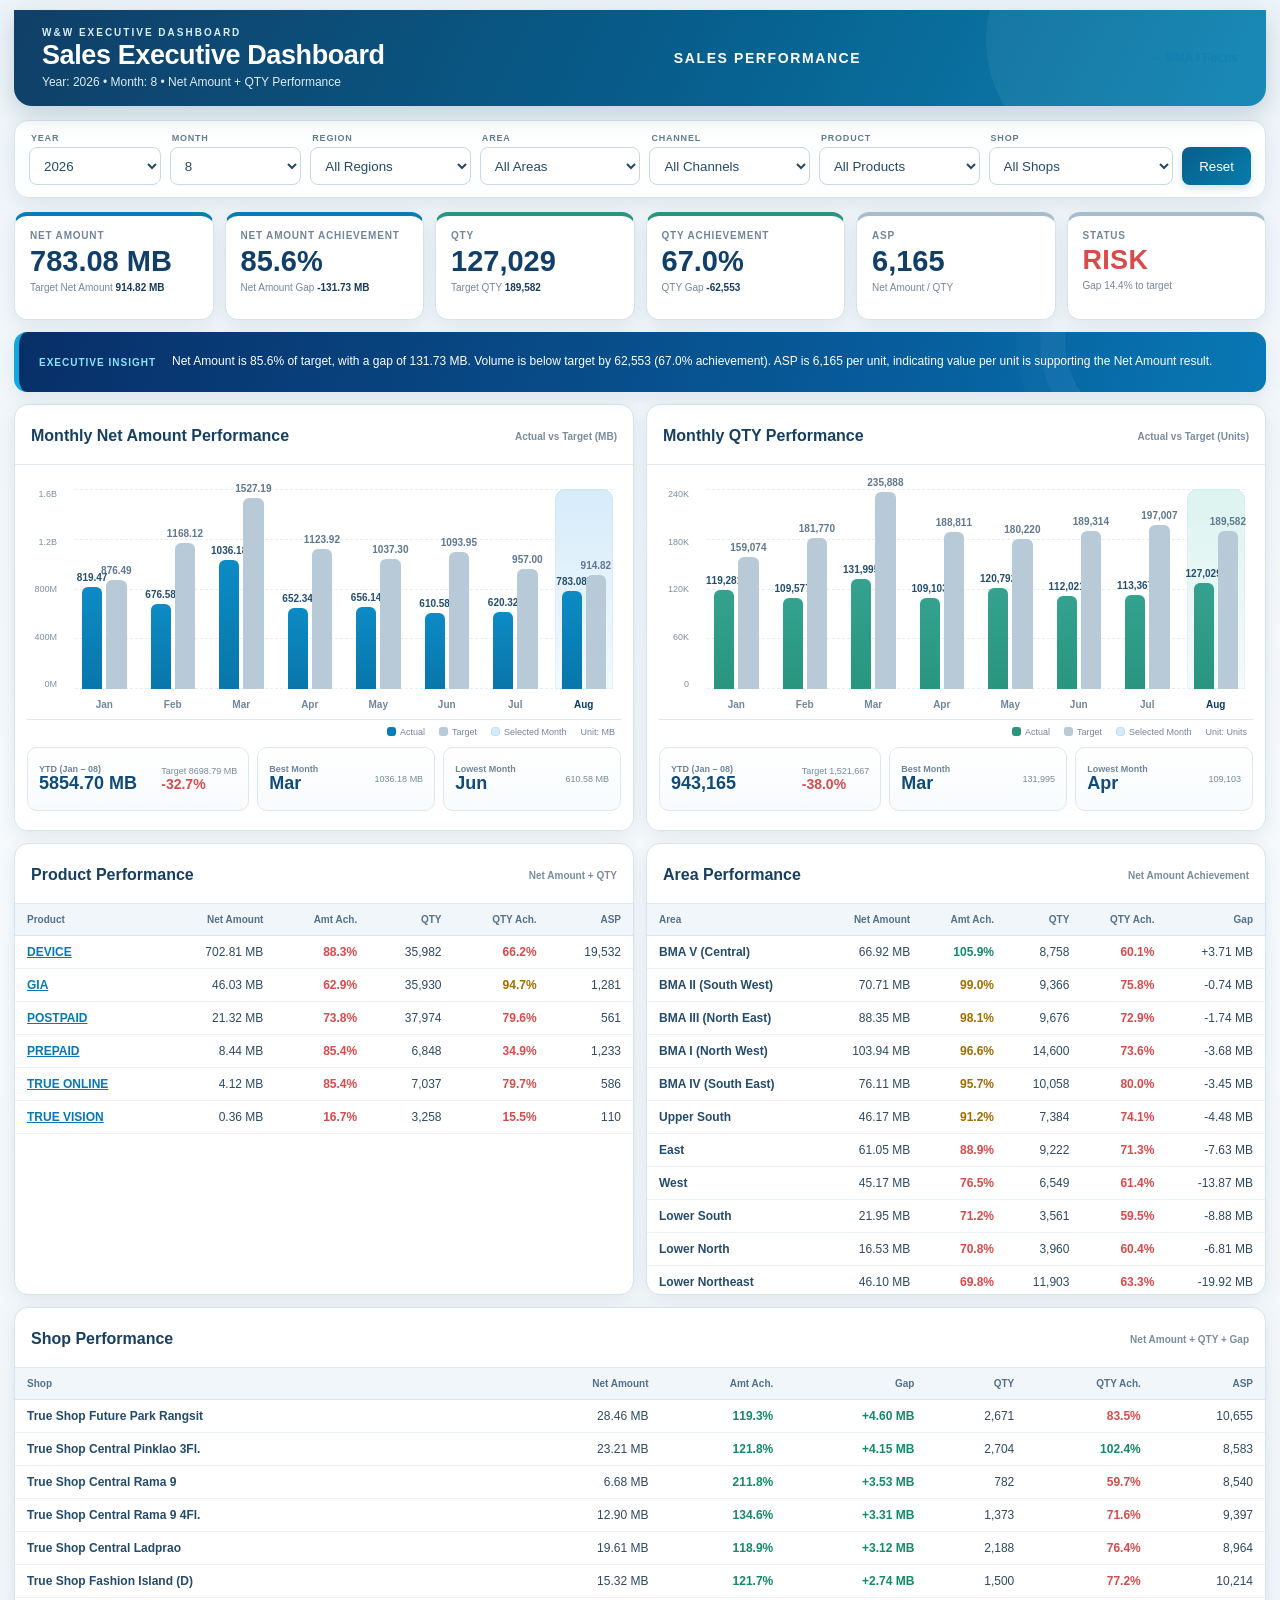
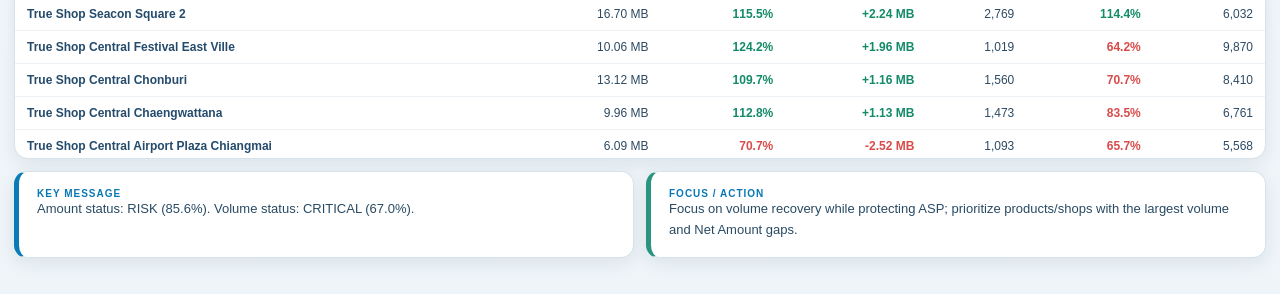
<file: index.html>
<!doctype html>
<html lang="th">
<head>
<meta charset="utf-8">
<meta name="viewport" content="width=device-width, initial-scale=1">
<title>Sales Executive Dashboard</title>
<link rel="stylesheet" href="style.css">
</head>
<body>
<div class="app">
  <header class="topbar">
    <div>
      <div class="eyebrow">W&W EXECUTIVE DASHBOARD</div>
      <h1>Sales Executive Dashboard</h1>
      <div id="subtitle">Company Overview • Net Amount + QTY Performance</div>
    </div>
    <div class="brand">SALES PERFORMANCE</div>
    <a href="bma1.html" data-bma1-link class="back-btn" style="text-decoration:none;">→ BMA I Focus</a>
  </header>

  <section class="filters">
    <div class="filter"><label>Year</label><select id="fYear"></select></div>
    <div class="filter"><label>Month</label><select id="fMonth"></select></div>
    <div class="filter"><label>Region</label><select id="fRegion"></select></div>
    <div class="filter"><label>Area</label><select id="fArea"></select></div>
    <div class="filter"><label>Channel</label><select id="fChannel"></select></div>
    <div class="filter"><label>Product</label><select id="fProduct"></select></div>
    <div class="filter wide"><label>Shop</label><select id="fShop"></select></div>
    <button id="resetBtn">Reset</button>
  </section>

  <main>
    <section class="hero-grid">
      <div class="kpi amount">
        <span>NET AMOUNT</span><strong id="kAmount">-</strong>
        <small>Target Net Amount <b id="kAmountTarget">-</b></small>
      </div>
      <div class="kpi amount">
        <span>NET AMOUNT ACHIEVEMENT</span><strong id="kAmountAch">-</strong>
        <small>Net Amount Gap <b id="kAmountGap">-</b></small>
      </div>
      <div class="kpi volume">
        <span>QTY</span><strong id="kQty">-</strong>
        <small>Target QTY <b id="kQtyTarget">-</b></small>
      </div>
      <div class="kpi volume">
        <span>QTY ACHIEVEMENT</span><strong id="kQtyAch">-</strong>
        <small>QTY Gap <b id="kQtyGap">-</b></small>
      </div>
      <div class="kpi">
        <span>ASP</span><strong id="kAsp">-</strong>
        <small>Net Amount / QTY</small>
      </div>
      <div class="kpi">
        <span>STATUS</span><strong id="kStatus">-</strong>
        <small id="kStatusNote">-</small>
      </div>
    </section>

    <section class="insight">
      <div class="section-title">EXECUTIVE INSIGHT</div>
      <div id="insightText">-</div>
    </section>

    <section class="two-col">
      <div class="card">
        <div class="card-head"><h2>Monthly Net Amount Performance</h2><span>Actual vs Target (MB)</span></div>
        <div id="trendChart" class="chart"></div>
      </div>
      <div class="card">
        <div class="card-head"><h2>Monthly QTY Performance</h2><span>Actual vs Target (Units)</span></div>
        <div id="volumeChart" class="chart"></div>
      </div>
    </section>

    <section class="two-col">
      <div class="card">
        <div class="card-head"><h2>Product Performance</h2><span>Net Amount + QTY</span></div>
        <div id="productTable"></div>
      </div>
      <div class="card">
        <div class="card-head"><h2>Area Performance</h2><span>Net Amount Achievement</span></div>
        <div id="areaTable"></div>
      </div>
    </section>

    <section class="card">
      <div class="card-head"><h2>Shop Performance</h2><span>Net Amount + QTY + Gap</span></div>
      <div id="shopTable"></div>
    </section>

    <section class="action-grid">
      <div class="action-card">
        <div class="section-title">KEY MESSAGE</div>
        <div id="keyMessage">-</div>
      </div>
      <div class="action-card">
        <div class="section-title">FOCUS / ACTION</div>
        <div id="actionMessage">-</div>
      </div>
    </section>
  </main>
</div>
<script src="data.js"></script>
<script src="app.js"></script>
</body>
</html>
</file>
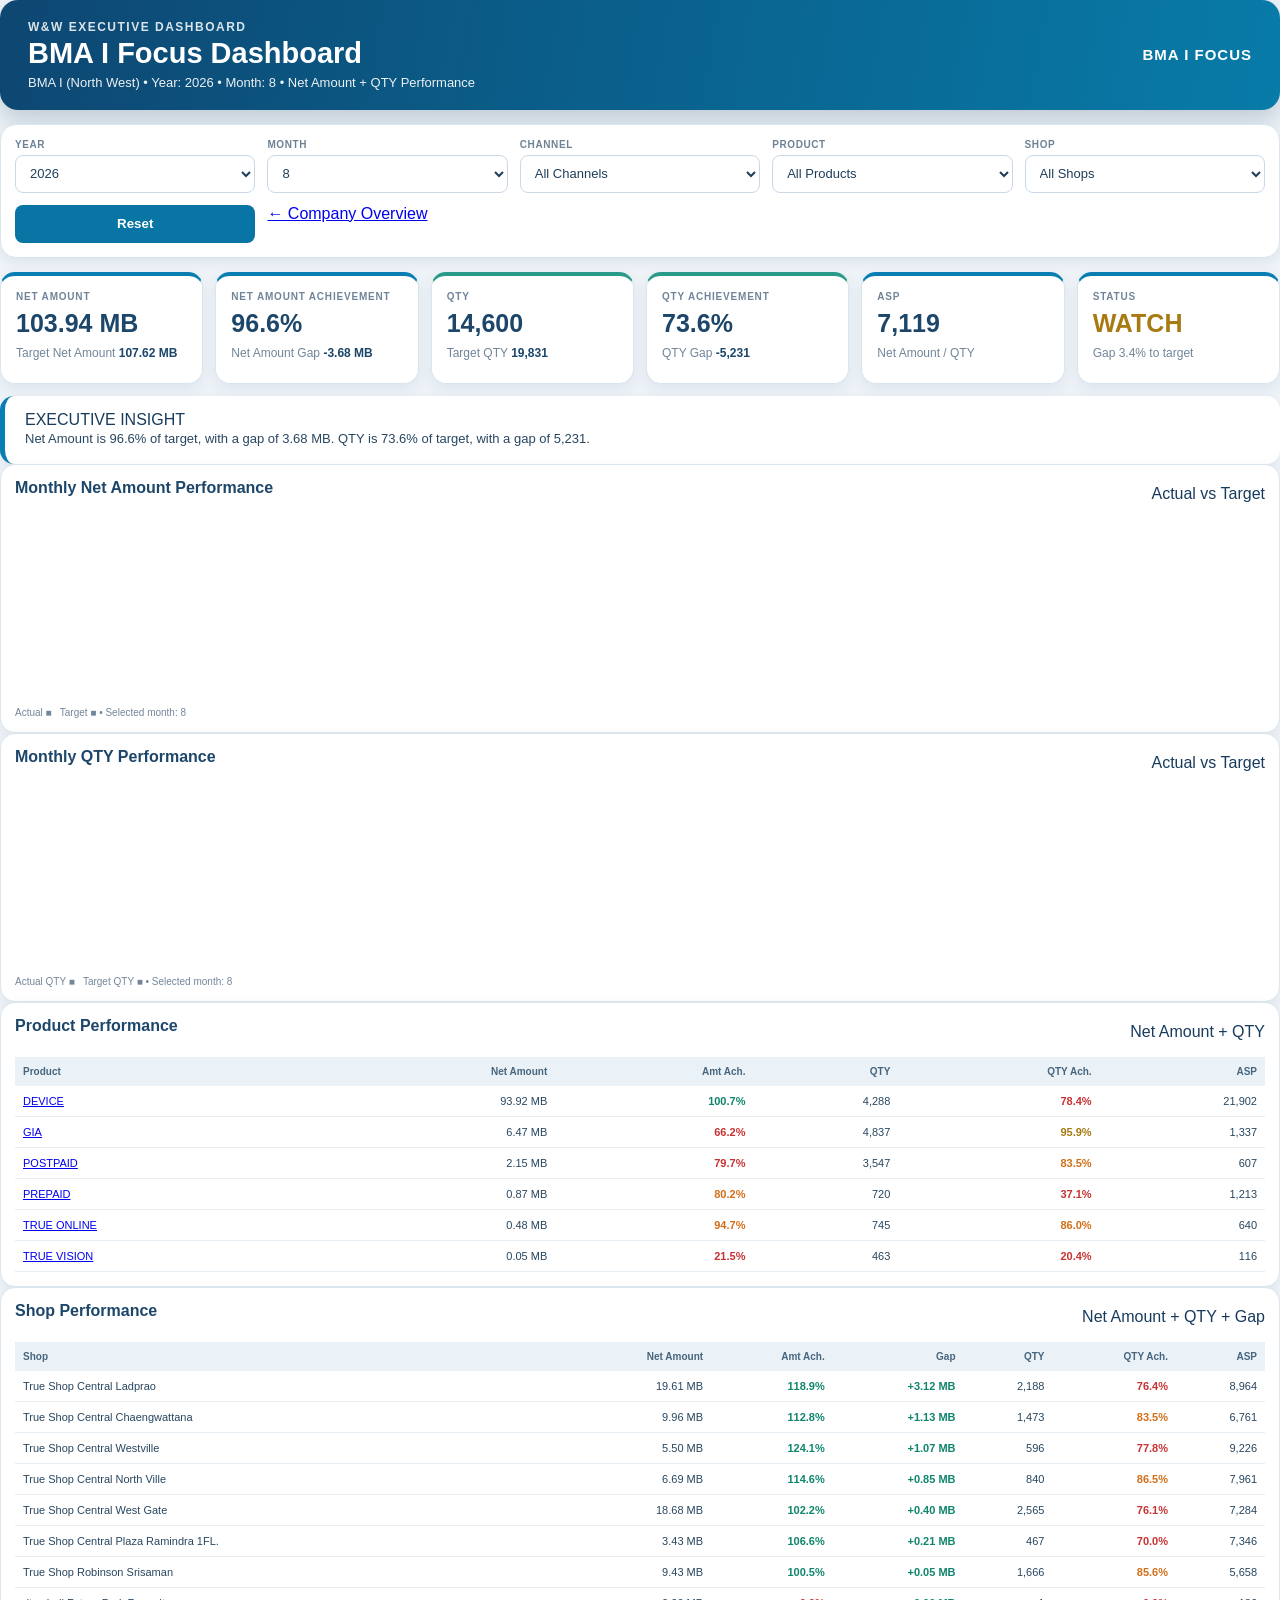
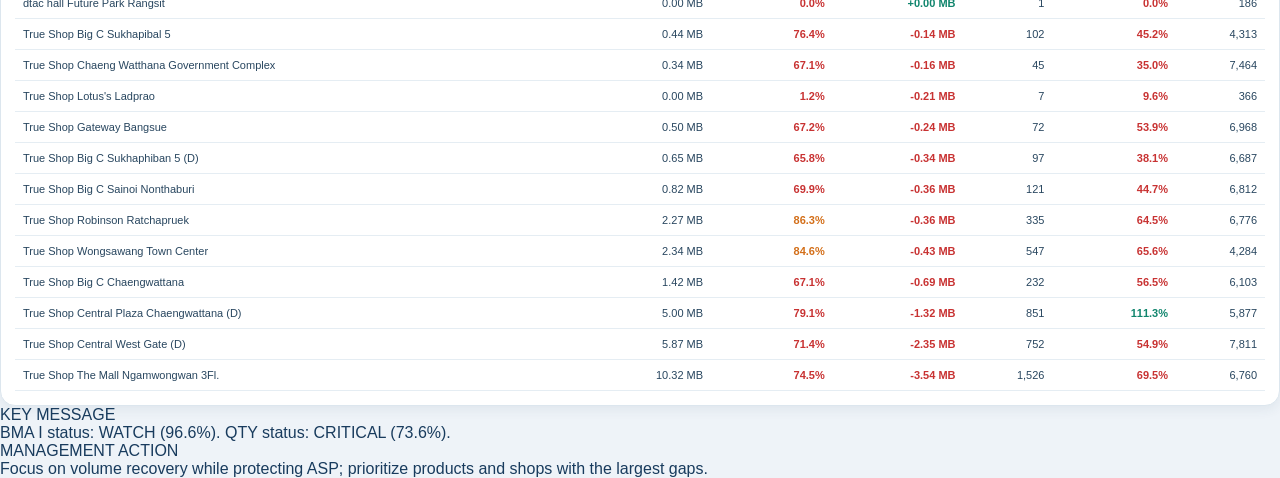
<file: bma1.html>
<!DOCTYPE html>
<html lang="th">
<head>
  <meta charset="UTF-8">
  <meta name="viewport" content="width=device-width, initial-scale=1.0">

  <title>BMA I Focus Dashboard</title>

  <link rel="stylesheet" href="bma1.css">
</head>

<body>

  <div class="app">

    <!-- =========================
         HEADER
    ========================== -->
    <header class="topbar">

      <div>
        <div class="eyebrow">W&W EXECUTIVE DASHBOARD</div>

        <h1>BMA I Focus Dashboard</h1>

        <div id="subtitle">
          BMA I (North West) • Net Amount + QTY Performance
        </div>
      </div>

      <div class="brand">
        BMA I FOCUS
      </div>

    </header>


    <!-- =========================
         FILTERS
    ========================== -->
    <section class="filters">

      <div class="filter">
        <label>YEAR</label>
        <select id="fYear"></select>
      </div>

      <div class="filter">
        <label>MONTH</label>
        <select id="fMonth"></select>
      </div>

      <div class="filter">
        <label>CHANNEL</label>
        <select id="fChannel"></select>
      </div>

      <div class="filter">
        <label>PRODUCT</label>
        <select id="fProduct"></select>
      </div>

      <div class="filter wide">
        <label>SHOP</label>
        <select id="fShop"></select>
      </div>

      <button id="resetBtn" class="reset-btn">
        Reset
      </button>

      <a href="index.html" class="back-btn">
        ← Company Overview
      </a>

    </section>


    <!-- =========================
         KPI CARDS
    ========================== -->
    <main>

      <section class="hero-grid">

        <div class="kpi amount">
          <span>NET AMOUNT</span>
          <strong id="kAmount">-</strong>
          <small>
            Target Net Amount
            <b id="kAmountTarget">-</b>
          </small>
        </div>


        <div class="kpi amount">
          <span>NET AMOUNT ACHIEVEMENT</span>
          <strong id="kAmountAch">-</strong>
          <small>
            Net Amount Gap
            <b id="kAmountGap">-</b>
          </small>
        </div>


        <div class="kpi qty">
          <span>QTY</span>
          <strong id="kQty">-</strong>
          <small>
            Target QTY
            <b id="kQtyTarget">-</b>
          </small>
        </div>


        <div class="kpi qty">
          <span>QTY ACHIEVEMENT</span>
          <strong id="kQtyAch">-</strong>
          <small>
            QTY Gap
            <b id="kQtyGap">-</b>
          </small>
        </div>


        <div class="kpi">
          <span>ASP</span>
          <strong id="kAsp">-</strong>
          <small>
            Net Amount / QTY
          </small>
        </div>


        <div class="kpi status-card">
          <span>STATUS</span>
          <strong id="kStatus">-</strong>
          <small id="kStatusNote">
            -
          </small>
        </div>

      </section>


      <!-- =========================
           EXECUTIVE INSIGHT
      ========================== -->
      <section class="insight">

        <div class="section-label">
          EXECUTIVE INSIGHT
        </div>

        <div id="insightText">
          -
        </div>

      </section>


      <!-- =========================
           TREND
      ========================== -->
      <section class="two-column">

        <div class="panel">

          <div class="panel-header">
            <h2>Monthly Net Amount Performance</h2>

            <span>
              Actual vs Target
            </span>
          </div>

          <div id="trendChart" class="chart">
            -
          </div>

        </div>


        <div class="panel">

          <div class="panel-header">
            <h2>Monthly QTY Performance</h2>

            <span>
              Actual vs Target
            </span>
          </div>

          <div id="volumeChart" class="chart">
            -
          </div>

        </div>

      </section>


      <!-- =========================
           PRODUCT + SHOP
      ========================== -->
      <section class="two-column">

        <!-- PRODUCT -->
        <div class="panel">

          <div class="panel-header">

            <h2>Product Performance</h2>

            <span>
              Net Amount + QTY
            </span>

          </div>

          <div id="productTable">
            -
          </div>

        </div>


        <!-- TOP / FOCUS SHOP -->
        <div class="panel">

          <div class="panel-header">

            <h2>Shop Performance</h2>

            <span>
              Net Amount + QTY + Gap
            </span>

          </div>

          <div id="shopTable">
            -
          </div>

        </div>

      </section>


      <!-- =========================
           EXECUTIVE ACTION
      ========================== -->
      <section class="action-grid">

        <div class="message-card">

          <div class="section-label">
            KEY MESSAGE
          </div>

          <div id="keyMessage">
            -
          </div>

        </div>


        <div class="message-card">

          <div class="section-label">
            MANAGEMENT ACTION
          </div>

          <div id="actionMessage">
            -
          </div>

        </div>

      </section>

    </main>

  </div>


  <!-- =========================
       DATA + LOGIC
  ========================== -->

  <script src="data.js"></script>
  <script src="bma1.js"></script>

</body>
</html>
</file>
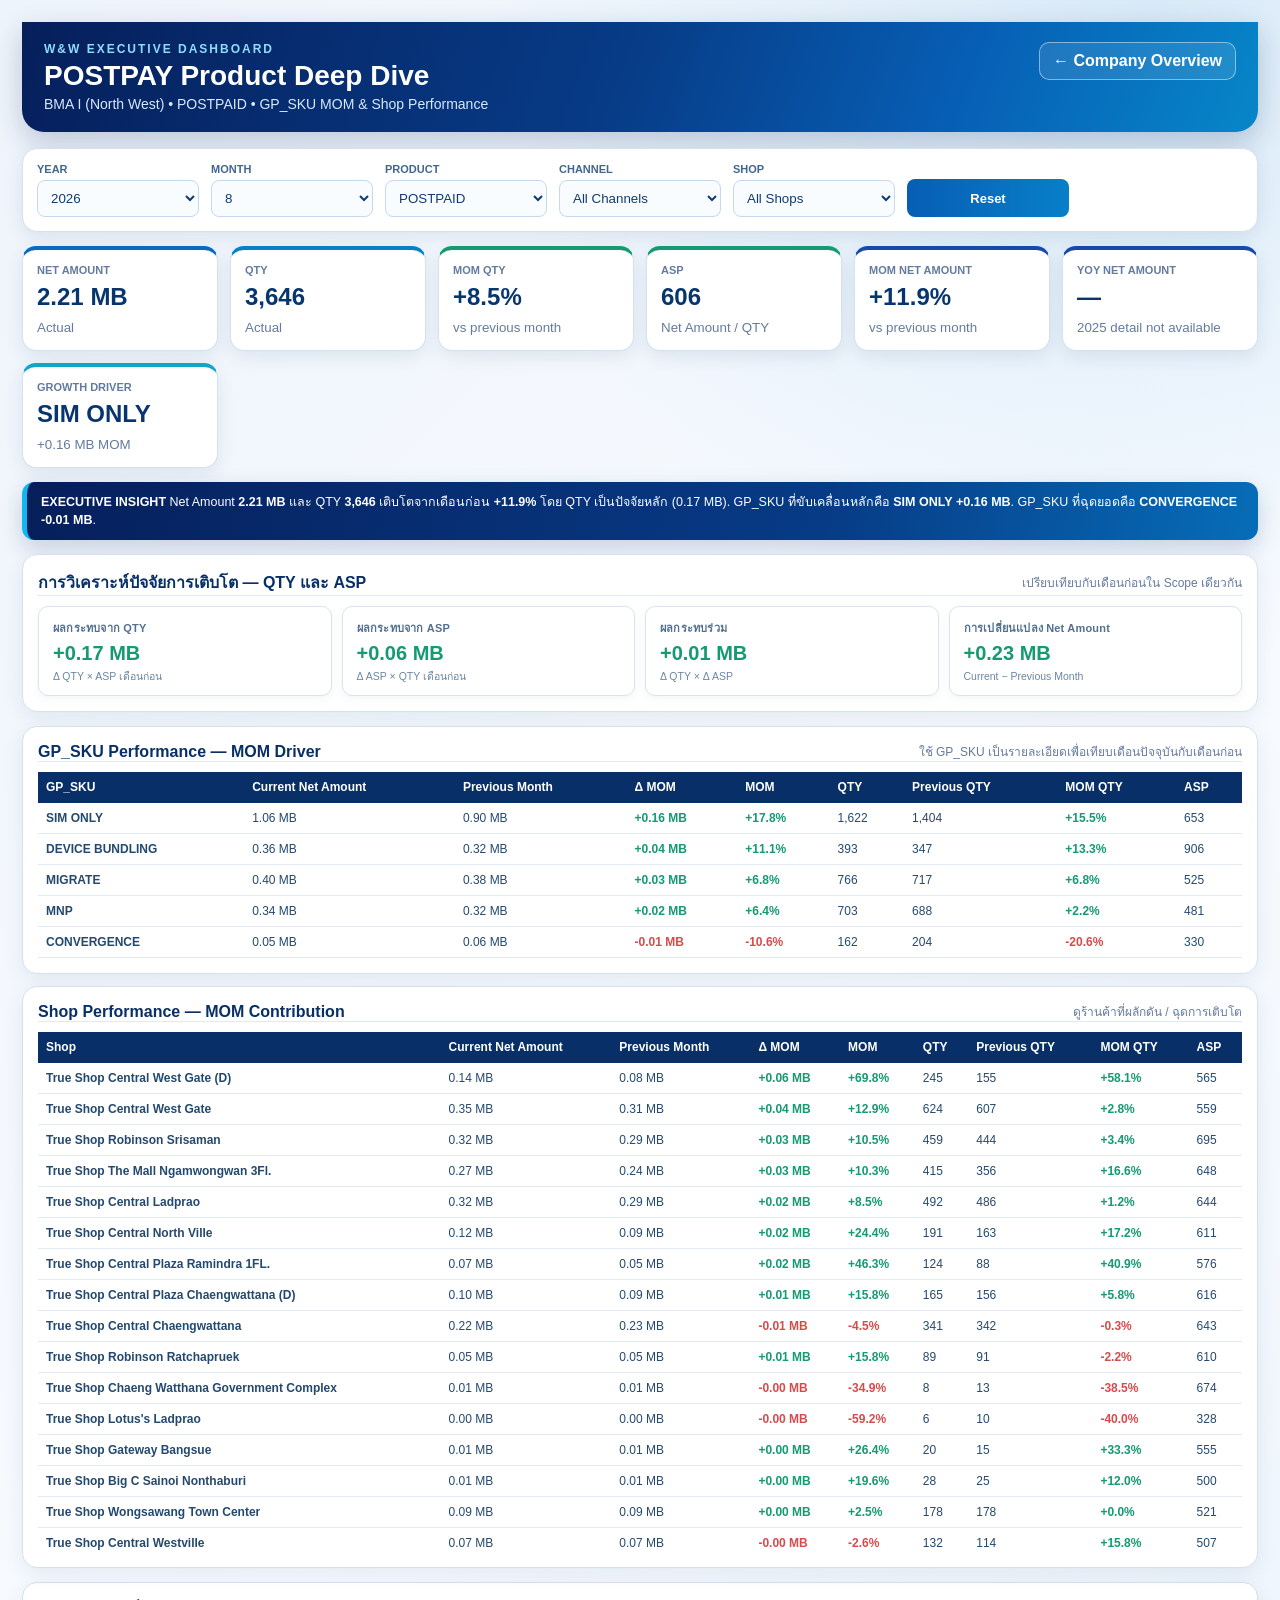
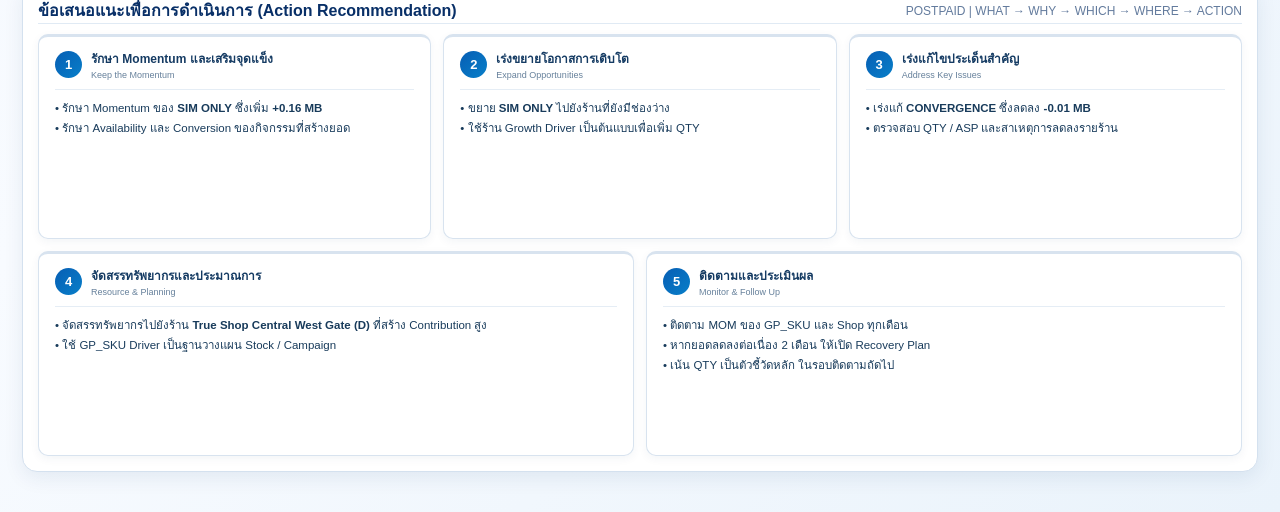
<file: postpay_deep_dive.html>
<!DOCTYPE html>
<html lang="th">
<head>
<meta charset="UTF-8">
<meta name="viewport" content="width=device-width, initial-scale=1.0">
<meta name="version" content="POSTPAY-GP-SKU-v2-Shop-Filter-Fix"><title>POSTPAY Product Deep Dive</title>
<style>
:root{--bg:#f5f8fc;--panel:#fff;--line:#dce5ef;--text:#102a43;--muted:#627d98;--blue:#0b63ce;--good:#087f5b;--warn:#b26a00;--bad:#c92a2a}
*{box-sizing:border-box}body{margin:0;background:var(--bg);color:var(--text);font-family:Arial,'Noto Sans Thai',sans-serif}.app{max-width:1500px;margin:auto;padding:22px}.top{display:flex;justify-content:space-between;align-items:flex-start;margin-bottom:16px}.eyebrow{font-size:12px;font-weight:700;color:var(--blue);letter-spacing:1.4px}.top h1{margin:4px 0;font-size:28px}.subtitle{color:var(--muted);font-size:14px}.back{background:#fff;border:1px solid var(--line);border-radius:9px;padding:9px 13px;text-decoration:none;color:var(--blue);font-weight:700}.filters,.kpis,.grid{display:grid;gap:12px}.filters{grid-template-columns:repeat(6,1fr);background:var(--panel);border:1px solid var(--line);padding:14px;border-radius:12px;margin-bottom:14px}.filter label{display:block;font-size:11px;font-weight:700;color:var(--muted);margin-bottom:5px}.filter select{width:100%;padding:9px;border:1px solid var(--line);border-radius:7px;background:#fff}.kpis{grid-template-columns:repeat(6,1fr);margin-bottom:14px}.kpi{background:#fff;border:1px solid var(--line);border-radius:12px;padding:14px}.kpi span{display:block;font-size:11px;color:var(--muted);font-weight:700}.kpi strong{display:block;font-size:24px;margin:7px 0}.kpi small{color:var(--muted)}.grid{grid-template-columns:1fr 1fr;margin-bottom:14px}.panel{background:#fff;border:1px solid var(--line);border-radius:12px;padding:15px;overflow:hidden}.panel.full{grid-column:1/-1}.panel h2{font-size:16px;margin:0}.panel-head{display:flex;justify-content:space-between;align-items:center;margin-bottom:10px}.panel-head span{font-size:12px;color:var(--muted)}.insight{background:#eef6ff;border-left:4px solid var(--blue);padding:13px 15px;border-radius:8px;margin-bottom:14px;line-height:1.55}.table-wrap{overflow:auto;max-height:520px}table{border-collapse:collapse;width:100%;font-size:12px;white-space:nowrap}th{position:sticky;top:0;background:#eef3f8;text-align:left;color:#486581;padding:8px;border-bottom:1px solid var(--line)}td{padding:8px;border-bottom:1px solid #edf2f7}tr:hover td{background:#f7fbff}.good{color:var(--good);font-weight:700}.watch{color:var(--warn);font-weight:700}.bad{color:var(--bad);font-weight:700}.positive{color:var(--good);font-weight:700}.negative{color:var(--bad);font-weight:700}.mini{font-size:11px;color:var(--muted)}@media(max-width:1100px){.filters,.kpis{grid-template-columns:repeat(3,1fr)}.grid{grid-template-columns:1fr}}@media(max-width:650px){.filters,.kpis{grid-template-columns:1fr 1fr}.app{padding:10px}}

/* Product Deep Dive — 7 filters in one row */
.filters{grid-template-columns:repeat(7,minmax(0,1fr)) !important}
@media(max-width:1200px){.filters{grid-template-columns:repeat(4,minmax(0,1fr)) !important}}
@media(max-width:700px){.filters{grid-template-columns:repeat(2,minmax(0,1fr)) !important}}


/* Fix SHOP select overflow in 7-column filter row */
.filters .filter{min-width:0}
.filters .filter select{min-width:0;max-width:100%;display:block}


/* Final 7-filter sizing fix */
.filters{
  width:100%;
  box-sizing:border-box;
  grid-template-columns:repeat(7,minmax(0,1fr)) !important;
}
.filters > .filter{
  width:100%;
  min-width:0 !important;
  box-sizing:border-box;
}
.filters > .filter label{
  display:block;
}
.filters > .filter select{
  width:100% !important;
  min-width:0 !important;
  max-width:100% !important;
  box-sizing:border-box !important;
}


/* FINAL: all seven filters are grid items */
.filters{
  display:grid !important;
  grid-template-columns:repeat(7,minmax(0,1fr)) !important;
  gap:12px !important;
}
.filters > .filter{
  min-width:0 !important;
  width:100% !important;
  box-sizing:border-box !important;
}
.filters > .filter select{
  width:100% !important;
  min-width:0 !important;
  max-width:100% !important;
  box-sizing:border-box !important;
}


/* Drill-down interaction */
#brandTable tbody tr,
#modelTable tbody tr,
#shopTable tbody tr{
  cursor:pointer;
}
#brandTable tbody tr:hover,
#modelTable tbody tr:hover,
#shopTable tbody tr:hover{
  background:#eef6ff;
}
#brandTable tbody tr.active-drill,
#modelTable tbody tr.active-drill,
#shopTable tbody tr.active-drill{
  box-shadow:inset 3px 0 0 #0066cc;
  background:#f3f8ff;
}


/* Executive Insight — formal Thai management wording */
.insight{
  line-height:1.65 !important;
  padding:14px 16px !important;
  font-size:13px !important;
}


/* Executive Insight — management summary */
.insight{
  line-height:1.45 !important;
  padding:11px 14px !important;
  font-size:12.5px !important;
}
.insight-title{font-size:14px;font-weight:800;margin-bottom:4px}
.insight-line{margin-top:3px}
.insight-note{margin-top:5px;font-size:11px;color:#5d7692}
.insight-title{
  font-size:14px;
  font-weight:800;
  margin-bottom:5px;
}
.insight-line{
  margin-top:3px;
}
.insight-note{
  margin-top:6px;
  font-size:11px;
  color:#5d7692;
}

/* Growth Decomposition — compact executive cards */
.driver-panel{margin-bottom:14px}
.driver-grid{
  display:grid;
  grid-template-columns:repeat(4,minmax(0,1fr));
  gap:10px;
}
.driver-card{
  border:1px solid #d8e3ef;
  border-radius:10px;
  padding:12px 14px;
  background:#fff;
  min-height:72px;
  box-sizing:border-box;
}
.driver-label{
  font-size:11px;
  font-weight:700;
  color:#52708f;
  letter-spacing:.2px;
}
.driver-value{
  font-size:20px;
  font-weight:800;
  margin-top:5px;
}
.driver-note{
  font-size:10.5px;
  color:#6b86a3;
  margin-top:4px;
  line-height:1.35;
}
.driver-value.positive{color:#008a68}
.driver-value.negative{color:#e11}
@media(max-width:900px){
  .driver-grid{grid-template-columns:repeat(2,minmax(0,1fr))}
}
@media(max-width:600px){
  .driver-grid{grid-template-columns:1fr}
}


/* Action Recommendation — full-width 5-step executive layout at bottom */
.action-panel{width:100%;box-sizing:border-box;margin-top:14px;margin-bottom:18px}
.action-grid-5{display:grid;grid-template-columns:repeat(6,minmax(0,1fr));gap:12px;width:100%}
.action-card{border:1px solid #d8e3ef;border-radius:10px;padding:14px 16px;background:#fff;min-height:205px;box-sizing:border-box}
.action-card:nth-child(1){grid-column:span 2}
.action-card:nth-child(2){grid-column:span 2}
.action-card:nth-child(3){grid-column:span 2}
.action-card:nth-child(4){grid-column:span 3}
.action-card:nth-child(5){grid-column:span 3}
.action-top{display:flex;align-items:flex-start;gap:9px;padding-bottom:9px;margin-bottom:9px;border-bottom:1px solid #e5edf5}
.action-no{display:flex;align-items:center;justify-content:center;flex:0 0 27px;width:27px;height:27px;border-radius:50%;font-weight:800;color:#fff;background:#1467c7;font-size:13px}
.action-title{font-size:12px;font-weight:800;line-height:1.4;color:#153b63}
.action-en{font-size:9px;color:#66809b;margin-top:2px}
.action-text{font-size:11.5px;line-height:1.72;color:#183b5b}
.action-text b{font-weight:800}
.action-green{border-top:3px solid #15936b}.action-blue{border-top:3px solid #2878d5}
.action-red{border-top:3px solid #e44b5d}.action-purple{border-top:3px solid #8064d9}
.action-cyan{border-top:3px solid #1a9bb5}
@media(max-width:1100px){
  .action-grid-5{grid-template-columns:repeat(2,minmax(0,1fr))}
  .action-card:nth-child(n){grid-column:span 1}
}
@media(max-width:700px){.action-grid-5{grid-template-columns:1fr}}


.reset{width:100%;padding:10px 14px;border:0;border-radius:8px;background:var(--blue);color:#fff;font-weight:700;font-size:13px;cursor:pointer;align-self:end;height:38px}.reset:hover{filter:brightness(.94)}
/* =========================================================
   W&W EXECUTIVE BLUE THEME — POSTPAY DEEP DIVE
   ========================================================= */

body{
  background:
    radial-gradient(circle at 90% 0%,rgba(8,127,201,.12),transparent 28%),
    linear-gradient(135deg,#eef4fb,#f8fbff 55%,#eaf3fb) !important;
  color:#0b2d63 !important;
}

/* HEADER */
.top{
  background:
    linear-gradient(110deg,#061f5b 0%,#073b86 48%,#075eb4 75%,#0786c9 100%) !important;
  color:#fff !important;
  border-radius:0 0 22px 22px !important;
  box-shadow:0 10px 28px rgba(4,35,92,.22) !important;
  padding:20px 22px !important;
}

.eyebrow{
  color:#8fdcff !important;
  letter-spacing:2px !important;
  font-weight:800 !important;
}

.top h1{
  color:#fff !important;
}

.subtitle{
  color:#d7eaff !important;
}

/* BACK BUTTON */
.back{
  color:#fff !important;
  background:rgba(255,255,255,.10) !important;
  border:1px solid rgba(255,255,255,.45) !important;
  border-radius:10px !important;
  font-weight:700 !important;
}

.back:hover{
  background:rgba(255,255,255,.20) !important;
}

/* FILTER */
.filters{
  background:#fff !important;
  border:1px solid #d4e1ef !important;
  border-radius:15px !important;
  box-shadow:0 5px 18px rgba(12,55,105,.10) !important;
}

.filter label{
  color:#41668f !important;
  font-weight:800 !important;
}

.filter select{
  background:#f9fcff !important;
  border:1px solid #c5d8ec !important;
  color:#103b70 !important;
  border-radius:8px !important;
}

.filter select:focus{
  border-color:#087fc9 !important;
  box-shadow:0 0 0 3px rgba(8,127,201,.12) !important;
}

/* RESET BUTTON */
.reset{
  background:linear-gradient(90deg,#075eb4,#087fc9) !important;
  border-radius:8px !important;
}

/* KPI */
.kpi{
  background:#fff !important;
  border:1px solid #d4e1ef !important;
  border-top:4px solid #086bc1 !important;
  border-radius:14px !important;
  box-shadow:0 6px 18px rgba(12,55,105,.09) !important;
}

.kpi:nth-child(2){
  border-top-color:#087fc9 !important;
}

.kpi:nth-child(3),
.kpi:nth-child(4){
  border-top-color:#159a72 !important;
}

.kpi:nth-child(5),
.kpi:nth-child(6){
  border-top-color:#1649ad !important;
}

.kpi:nth-child(7){
  border-top-color:#10a6c8 !important;
}

.kpi strong{
  color:#07366f !important;
}

.kpi span,
.kpi small{
  color:#637b9d !important;
}

/* EXECUTIVE INSIGHT */
.insight{
  background:
    linear-gradient(100deg,#061f5b,#073b86 65%,#076db8) !important;
  color:#fff !important;
  border-left:5px solid #10b8ef !important;
  border-radius:12px !important;
  box-shadow:0 8px 22px rgba(4,35,92,.18) !important;
}

.insight *{
  color:#fff !important;
}

.insight-note{
  color:#d8ecff !important;
}

/* MAIN PANELS */
.panel{
  background:#fff !important;
  border:1px solid #d4e1ef !important;
  border-radius:15px !important;
  box-shadow:0 6px 20px rgba(12,55,105,.08) !important;
}

.panel-head{
  border-bottom:1px solid #e0eaf4 !important;
}

.panel h2{
  color:#082f67 !important;
}

.panel-head span{
  color:#637b9d !important;
}

/* DRIVER CARDS */
.driver-card{
  background:#fff !important;
  border:1px solid #d8e3ef !important;
  box-shadow:0 3px 10px rgba(12,55,105,.05) !important;
}

.driver-label{
  color:#52708f !important;
}

.driver-value{
  color:#07366f !important;
}

/* TABLE */
table{
  background:#fff !important;
}

th{
  background:#082f67 !important;
  color:#fff !important;
  border-bottom:1px solid #082f67 !important;
}

td{
  color:#24496f !important;
  border-bottom:1px solid #e2ebf4 !important;
}

tr:hover td{
  background:#eaf5ff !important;
}

/* STATUS COLORS */
.good,
.positive{
  color:#159a72 !important;
  font-weight:800 !important;
}

.bad,
.negative{
  color:#d84b4b !important;
  font-weight:800 !important;
}

.watch{
  color:#d99700 !important;
  font-weight:800 !important;
}

/* ACTION RECOMMENDATION */
.action-panel{
  background:#fff !important;
  border:1px solid #d4e1ef !important;
  box-shadow:0 6px 20px rgba(12,55,105,.08) !important;
}

.action-card{
  background:#fff !important;
  border-color:#d8e3ef !important;
  box-shadow:0 3px 10px rgba(12,55,105,.05) !important;
}

.action-title{
  color:#153b63 !important;
}

.action-en{
  color:#66809b !important;
}

.action-text{
  color:#183b5b !important;
}

.action-no{
  background:linear-gradient(135deg,#075eb4,#087fc9) !important;
}
</style>
</head><body><div class="app">
<div class="top"><div><div class="eyebrow">W&amp;W EXECUTIVE DASHBOARD</div><h1>POSTPAY Product Deep Dive</h1><div class="subtitle" id="subtitle">BMA I (North West) • POSTPAY • GP_SKU MOM &amp; Shop Performance</div></div><a class="back" href="bma1.html">← BMA I Focus</a></div>
<section class="filters"><div class="filter"><label>YEAR</label><select id="year"></select></div><div class="filter"><label>MONTH</label><select id="month"></select></div><div class="filter"><label>PRODUCT</label><select id="product"></select></div><div class="filter"><label>CHANNEL</label><select id="channel"></select></div><div class="filter"><label>SHOP</label><select id="shop"></select></div><button id="reset" class="reset">Reset</button></section>
<section class="kpis"><div class="kpi"><span>NET AMOUNT</span><strong id="amount">-</strong><small>Actual</small></div><div class="kpi"><span>QTY</span><strong id="qty">-</strong><small>Actual</small></div><div class="kpi"><span>MOM QTY</span><strong id="momQty">-</strong><small>vs previous month</small></div><div class="kpi"><span>ASP</span><strong id="asp">-</strong><small>Net Amount / QTY</small></div><div class="kpi"><span>MOM NET AMOUNT</span><strong id="mom">-</strong><small>vs previous month</small></div><div class="kpi"><span>YOY NET AMOUNT</span><strong id="yoy">—</strong><small>2025 detail not available</small></div><div class="kpi"><span>GROWTH DRIVER</span><strong id="driver">-</strong><small id="driverNote">-</small></div></section>
<div class="insight" id="insight">-</div>
<section class="panel driver-panel"><div class="panel-head"><h2>การวิเคราะห์ปัจจัยการเติบโต — QTY และ ASP</h2><span>เปรียบเทียบกับเดือนก่อนใน Scope เดียวกัน</span></div><div class="driver-grid"><div class="driver-card"><div class="driver-label">ผลกระทบจาก QTY</div><div id="qtyImpact" class="driver-value">—</div><div class="driver-note">Δ QTY × ASP เดือนก่อน</div></div><div class="driver-card"><div class="driver-label">ผลกระทบจาก ASP</div><div id="aspImpact" class="driver-value">—</div><div class="driver-note">Δ ASP × QTY เดือนก่อน</div></div><div class="driver-card"><div class="driver-label">ผลกระทบร่วม</div><div id="interactionImpact" class="driver-value">—</div><div class="driver-note">Δ QTY × Δ ASP</div></div><div class="driver-card"><div class="driver-label">การเปลี่ยนแปลง Net Amount</div><div id="totalImpact" class="driver-value">—</div><div class="driver-note">Current − Previous Month</div></div></div></section>
<section class="grid"><div class="panel full"><div class="panel-head"><h2>GP_SKU Performance — MOM Driver</h2><span>ใช้ GP_SKU เป็นรายละเอียดเพื่อเทียบเดือนปัจจุบันกับเดือนก่อน</span></div><div class="table-wrap" id="gpskuTable"></div></div><div class="panel full"><div class="panel-head"><h2>Shop Performance — MOM Contribution</h2><span>ดูร้านค้าที่ผลักดัน / ฉุดการเติบโต</span></div><div class="table-wrap" id="shopTable"></div></div></section>
<section class="panel action-panel"><div class="panel-head"><h2>ข้อเสนอแนะเพื่อการดำเนินการ (Action Recommendation)</h2><span id="actionScopeLabel">WHAT → WHY → WHICH → WHERE → ACTION</span></div><div class="action-grid-5"><div class="action-card action-green"><div class="action-top"><span class="action-no">1</span><div><div class="action-title">รักษา Momentum และเสริมจุดแข็ง</div><div class="action-en">Keep the Momentum</div></div></div><div id="actionMaintain" class="action-text">—</div></div><div class="action-card action-blue"><div class="action-top"><span class="action-no">2</span><div><div class="action-title">เร่งขยายโอกาสการเติบโต</div><div class="action-en">Expand Opportunities</div></div></div><div id="actionGrow" class="action-text">—</div></div><div class="action-card action-red"><div class="action-top"><span class="action-no">3</span><div><div class="action-title">เร่งแก้ไขประเด็นสำคัญ</div><div class="action-en">Address Key Issues</div></div></div><div id="actionFix" class="action-text">—</div></div><div class="action-card action-purple"><div class="action-top"><span class="action-no">4</span><div><div class="action-title">จัดสรรทรัพยากรและประมาณการ</div><div class="action-en">Resource &amp; Planning</div></div></div><div id="actionResource" class="action-text">—</div></div><div class="action-card action-cyan"><div class="action-top"><span class="action-no">5</span><div><div class="action-title">ติดตามและประเมินผล</div><div class="action-en">Monitor &amp; Follow Up</div></div></div><div id="actionMonitor" class="action-text">—</div></div></div></section>
</div>
<script>window.POSTPAY_DATA={"dict":{"SHOP_NAME":["True Shop Central Plaza Ramindra 1FL.","True Shop Robinson Srisaman","True Shop The Mall Ngamwongwan 3Fl.","True Shop Central Ladprao","True Shop Big C Chaengwattana","True Shop Central West Gate","True Shop Central Chaengwattana","True Shop Big C Sainoi Nonthaburi","dtac hall Future Park Rangsit","True Shop Big C Sukhapibal 5","True Shop Lotus's Nakhon In","True Shop Wongsawang Town Center","True Shop Central Westville","True Shop Central North Ville","True Shop Central Plaza Chaengwattana (D)","True Shop Robinson Ratchapruek","dtac hall Fashion Island","True Shop Central West Gate (D)","True Shop Gateway Bangsue","dtac center(COCO) Big C Sukhaphiban 5","dtac center(COCO) Supreme Complex","True Shop Lotus's Ladprao","True Shop Lotus's Tiwanon","dtac hall Central West Gate","True Shop Chaeng Watthana Government Complex","dtac hall Future Park Rangsit(G Fl.)","dtac hall CentralPlaza Chaengwattana","dtac hall Central Rama9","dtac center(COCO) Seacon Bangkae","True Shop Big C Sukhaphiban 5 (D)"],"CHANNEL":["True Shop Non Matching","True Shop Matching","DTAC HALL","DTAC COCO","True Shop Lotus"],"SHOP_TYPE":["Non Matching","Matching","DTAC HALL","DTAC COCO","True Shop Lotus"],"GP_SKU":["MIGRATE","DEVICE BUNDLING","MNP","SIM ONLY","CONVERGENCE","OPEN MARKET"]},"rows":[[202602,2026,2,80101264,0,0,0,0,19.0,10212.0],[202605,2026,5,80101305,1,1,1,0,74.0,43770.0],[202602,2026,2,80100480,2,1,1,0,94.0,62172.0],[202608,2026,8,80100477,3,1,1,0,101.0,54449.0],[202602,2026,2,80101305,1,1,1,0,60.0,36549.0],[202608,2026,8,80101305,1,1,1,0,78.0,47049.0],[202607,2026,7,80101305,1,1,1,0,80.0,46352.8],[202601,2026,1,80101305,1,1,1,0,78.0,46910.0],[202601,2026,1,80101271,4,0,0,0,21.0,10281.0],[202604,2026,4,80101185,5,1,1,0,175.0,82840.0],[202601,2026,1,80101182,6,1,1,0,82.0,50234.0],[202608,2026,8,80101218,7,0,0,0,12.0,5688.0],[202603,2026,3,80101185,5,1,1,0,266.0,147247.0],[202608,2026,8,80101185,5,1,1,0,144.0,69595.5],[202607,2026,7,80101185,5,1,1,0,156.0,72775.0],[202607,2026,7,80100477,3,1,1,0,102.0,49859.0],[202602,2026,2,80101185,5,1,1,0,251.0,128799.0],[202606,2026,6,80100480,2,1,1,0,76.0,47552.0],[202605,2026,5,80100480,2,1,1,0,91.0,60630.0],[202606,2026,6,80100477,3,1,1,0,118.0,73080.0],[202603,2026,3,80101707,8,2,2,0,71.0,30767.0],[202606,2026,6,80101185,5,1,1,0,183.0,86748.0],[202603,2026,3,80100477,3,1,1,0,150.0,92698.0],[202601,2026,1,80100477,3,1,1,0,124.0,69483.0],[202604,2026,4,80101182,6,1,1,0,64.0,39512.0],[202604,2026,4,80100477,3,1,1,0,89.0,49031.0],[202602,2026,2,80101217,9,0,0,1,5.0,3995.0],[202604,2026,4,80101271,4,0,0,1,6.0,3594.0],[202602,2026,2,80101271,4,0,0,1,4.0,2696.0],[202608,2026,8,80101217,9,0,0,1,2.0,998.0],[202605,2026,5,80100807,10,0,0,0,9.0,3943.0],[202603,2026,3,80101218,7,0,0,1,6.0,3794.0],[202601,2026,1,80101271,4,0,0,1,6.0,4294.0],[202601,2026,1,80100807,10,0,0,1,5.0,3216.0],[202605,2026,5,80101271,4,0,0,1,8.0,5092.0],[202608,2026,8,80101218,7,0,0,1,4.0,2496.0],[202601,2026,1,80101217,9,0,0,1,4.0,2596.0],[202604,2026,4,80101217,9,0,0,1,2.0,1098.0],[202607,2026,7,80101185,5,1,1,1,55.0,52595.0],[202607,2026,7,80101182,6,1,1,1,36.0,30164.0],[202606,2026,6,80101305,1,1,1,1,63.0,60687.0],[202602,2026,2,80101180,11,0,0,1,32.0,23968.0],[202605,2026,5,80101305,1,1,1,1,83.0,78117.0],[202603,2026,3,80101180,11,0,0,1,22.0,16878.0],[202604,2026,4,80101627,12,1,1,1,38.0,48162.0],[202605,2026,5,80100480,2,1,1,1,68.0,53632.0],[202605,2026,5,80100477,3,1,1,1,41.0,32359.0],[202603,2026,3,80101182,6,1,1,1,76.0,67924.0],[202601,2026,1,80100480,2,1,1,1,84.0,80316.0],[202603,2026,3,80100477,3,1,1,1,62.0,61538.0],[202602,2026,2,80100477,3,1,1,1,60.0,53540.0],[202604,2026,4,80100477,3,1,1,1,47.0,38753.0],[202602,2026,2,80101182,6,1,1,1,54.0,46586.3],[202608,2026,8,80101185,5,1,1,1,42.0,37059.0],[202601,2026,1,80101182,6,1,1,1,51.0,44249.0],[202601,2026,1,80101185,5,1,1,1,117.0,101283.0],[202602,2026,2,80101185,5,1,1,1,106.0,88614.3],[202605,2026,5,80101185,5,1,1,1,89.0,65111.0],[202603,2026,3,80101185,5,1,1,1,99.0,79701.0],[202601,2026,1,80100477,3,1,1,1,94.0,91246.3],[202604,2026,4,80100480,2,1,1,1,64.0,56236.0],[202603,2026,3,80100480,2,1,1,1,78.0,70722.0],[202606,2026,6,80100480,2,1,1,1,55.0,49545.0],[202604,2026,4,80101185,5,1,1,1,76.0,63624.0],[202605,2026,5,80101182,6,1,1,1,67.0,53433.0],[202608,2026,8,80101182,6,1,1,1,54.0,46646.0],[202604,2026,4,80101182,6,1,1,1,92.0,72058.0],[202601,2026,1,80101305,1,1,1,1,115.0,108085.0],[202603,2026,3,80101305,1,1,1,1,122.0,116299.0],[202604,2026,4,80101305,1,1,1,1,103.0,102797.0],[202601,2026,1,80101180,11,0,0,1,19.0,10002.0],[202607,2026,7,80101713,13,1,1,1,21.0,18379.0],[202608,2026,8,80101305,1,1,1,1,76.0,70524.0],[202608,2026,8,80101702,14,2,2,1,24.0,21676.0],[202606,2026,6,80101185,5,1,1,1,46.0,35804.0],[202608,2026,8,80100480,2,1,1,1,61.0,61489.0],[202605,2026,5,80101584,15,0,0,1,11.0,8289.0],[202603,2026,3,80101264,0,0,0,1,13.0,10787.0],[202602,2026,2,80101706,16,2,2,1,28.0,20484.0],[202602,2026,2,80100480,2,1,1,1,81.0,74519.0],[202608,2026,8,80101698,17,2,2,1,26.0,21374.0],[202605,2026,5,80101180,11,0,0,1,18.0,13032.0],[202603,2026,3,80101627,12,1,1,1,39.0,46761.0],[202603,2026,3,80101584,15,0,0,1,9.0,6091.0],[202602,2026,2,80101305,1,1,1,1,91.0,90309.0],[202607,2026,7,80100480,2,1,1,1,49.0,50651.0],[202606,2026,6,80101627,12,1,1,1,13.0,16187.0],[202602,2026,2,80101627,12,1,1,1,26.0,31974.0],[202607,2026,7,80101584,15,0,0,1,8.0,5292.0],[202604,2026,4,80101180,11,0,0,1,13.0,10937.0],[202601,2026,1,80101264,0,0,0,1,12.0,9988.0],[202601,2026,1,80101627,12,1,1,1,32.0,40168.0],[202608,2026,8,80101584,15,0,0,1,5.0,4795.0],[202606,2026,6,80101180,11,0,0,1,11.0,7989.0],[202607,2026,7,80101180,11,0,0,1,22.0,15728.0],[202606,2026,6,80101182,6,1,1,1,46.0,34754.0],[202607,2026,7,80101702,14,2,2,1,24.0,22776.0],[202608,2026,8,80101180,11,0,0,1,10.0,8740.0],[202606,2026,6,80101264,0,0,0,1,11.0,7889.0],[202607,2026,7,80101305,1,1,1,1,53.0,56947.0],[202606,2026,6,80100477,3,1,1,1,33.0,23467.0],[202608,2026,8,80100477,3,1,1,1,40.0,40060.0],[202607,2026,7,80100477,3,1,1,1,33.0,28167.0],[202607,2026,7,80101698,17,2,2,1,16.0,13584.0],[202607,2026,7,80101264,0,0,0,1,9.0,6391.0],[202608,2026,8,80101713,13,1,1,1,29.0,24371.0],[202601,2026,1,80101707,8,2,2,1,13.0,10487.0],[202604,2026,4,80100480,2,1,1,2,159.0,73704.0],[202603,2026,3,80100480,2,1,1,0,108.0,68827.0],[202608,2026,8,80100480,2,1,1,0,75.0,43389.0],[202606,2026,6,80101185,5,1,1,2,105.0,40515.5],[202603,2026,3,80100477,3,1,1,2,88.0,55601.0],[202603,2026,3,80101185,5,1,1,2,101.0,45866.8],[202603,2026,3,80100480,2,1,1,2,200.0,91411.0],[202601,2026,1,80100477,3,1,1,2,65.0,22935.0],[202604,2026,4,80101185,5,1,1,3,180.0,102861.0],[202606,2026,6,80101180,11,0,0,3,51.0,26942.0],[202605,2026,5,80101182,6,1,1,0,90.0,59675.0],[202604,2026,4,80100480,2,1,1,0,80.0,44634.0],[202605,2026,5,80100477,3,1,1,0,121.0,63705.0],[202607,2026,7,80101182,6,1,1,0,75.0,46879.0],[202604,2026,4,80101305,1,1,1,0,51.0,31019.8],[202603,2026,3,80101305,1,1,1,0,76.0,45458.0],[202601,2026,1,80100480,2,1,1,0,94.0,56774.5],[202602,2026,2,80101627,12,1,1,0,42.0,23897.0],[202601,2026,1,80101180,11,0,0,0,53.0,23516.0],[202608,2026,8,80101713,13,1,1,0,29.0,15325.0],[202602,2026,2,80100477,3,1,1,0,115.0,65719.0],[202603,2026,3,80101627,12,1,1,0,45.0,21712.0],[202603,2026,3,80101180,11,0,0,0,39.0,18293.0],[202608,2026,8,80100807,10,0,0,0,7.0,2893.0],[202601,2026,1,80101223,18,0,0,0,7.0,4043.0],[202603,2026,3,80101305,1,1,1,2,178.0,70441.0],[202605,2026,5,80101264,0,0,0,1,23.0,13777.0],[202602,2026,2,80100477,3,1,1,3,221.0,153017.0],[202607,2026,7,80100480,2,1,1,2,120.0,56784.0],[202601,2026,1,80100477,3,1,1,3,208.0,126479.0],[202606,2026,6,80100477,3,1,1,3,302.0,194348.0],[202605,2026,5,80100480,2,1,1,3,166.0,123838.0],[202604,2026,4,80100480,2,1,1,3,137.0,96578.0],[202607,2026,7,80100477,3,1,1,3,287.0,184578.1],[202608,2026,8,80100477,3,1,1,3,279.0,186694.0],[202605,2026,5,80100477,3,1,1,3,266.0,179517.0],[202608,2026,8,80100477,3,1,1,2,54.0,31692.0],[202604,2026,4,80100477,3,1,1,2,62.0,34579.0],[202608,2026,8,80101264,0,0,0,2,18.0,8242.5],[202606,2026,6,80101264,0,0,0,2,14.0,7271.0],[202602,2026,2,80101264,0,0,0,2,24.0,11447.0],[202607,2026,7,80100477,3,1,1,2,51.0,26359.0],[202602,2026,2,80100480,2,1,1,2,164.0,65936.0],[202608,2026,8,80100480,2,1,1,2,139.0,72185.0],[202601,2026,1,80100480,2,1,1,2,160.0,74334.0],[202605,2026,5,80100480,2,1,1,2,121.0,54096.0],[202606,2026,6,80100480,2,1,1,2,166.0,84594.8],[202605,2026,5,80101264,0,0,0,2,12.0,6367.0],[202601,2026,1,80101264,0,0,0,2,20.0,8495.0],[202607,2026,7,80101264,0,0,0,3,42.0,23854.0],[202604,2026,4,80101264,0,0,0,2,15.0,8356.5],[202603,2026,3,80101264,0,0,0,2,22.0,12252.0],[202601,2026,1,80101264,0,0,0,3,39.0,22319.0],[202608,2026,8,80101264,0,0,0,3,75.0,45425.0],[202602,2026,2,80101264,0,0,0,3,62.0,31361.0],[202606,2026,6,80100477,3,1,1,2,55.0,29573.75],[202605,2026,5,80100477,3,1,1,2,54.0,31919.0],[202602,2026,2,80100477,3,1,1,2,47.0,21550.0],[202604,2026,4,80100477,3,1,1,3,236.0,163619.0],[202603,2026,3,80100477,3,1,1,3,294.0,191439.0],[202601,2026,1,80100480,2,1,1,3,120.0,76488.35],[202607,2026,7,80100480,2,1,1,3,127.0,94367.1],[202606,2026,6,80100480,2,1,1,3,156.0,113765.0],[202602,2026,2,80100480,2,1,1,3,102.0,67444.0],[202606,2026,6,80101264,0,0,0,3,41.0,20789.0],[202603,2026,3,80100480,2,1,1,3,151.0,82075.0],[202608,2026,8,80100480,2,1,1,3,129.0,89927.0],[202607,2026,7,80100480,2,1,1,0,54.0,40050.0],[202608,2026,8,80101264,0,0,0,0,20.0,9751.0],[202603,2026,3,80101264,0,0,0,4,3.0,961.8],[202601,2026,1,80100477,3,1,1,4,26.0,5532.0],[202605,2026,5,80100477,3,1,1,4,21.0,5749.0],[202605,2026,5,80101264,0,0,0,3,49.0,25615.0],[202603,2026,3,80101264,0,0,0,3,66.0,31858.0],[202604,2026,4,80101264,0,0,0,3,41.0,22628.0],[202605,2026,5,80101182,6,1,1,3,175.0,123661.0],[202607,2026,7,80101185,5,1,1,2,89.0,35828.25],[202608,2026,8,80101185,5,1,1,2,89.0,40672.5],[202604,2026,4,80101185,5,1,1,2,77.0,27170.8],[202601,2026,1,80101185,5,1,1,2,84.0,27351.0],[202605,2026,5,80101185,5,1,1,2,70.0,25277.0],[202608,2026,8,80101182,6,1,1,2,37.0,10690.0],[202607,2026,7,80101182,6,1,1,2,36.0,17565.5],[202606,2026,6,80101182,6,1,1,2,49.0,24612.0],[202603,2026,3,80101182,6,1,1,2,35.0,12680.0],[202608,2026,8,80101182,6,1,1,3,169.0,117064.6],[202604,2026,4,80101182,6,1,1,3,142.0,105014.0],[202606,2026,6,80101182,6,1,1,3,204.0,150453.0],[202602,2026,2,80101182,6,1,1,3,154.0,103344.0],[202607,2026,7,80101182,6,1,1,3,181.0,129888.0],[202603,2026,3,80101182,6,1,1,3,193.0,119832.0],[202601,2026,1,80101182,6,1,1,3,181.0,126494.0],[202607,2026,7,80101185,5,1,1,3,229.0,127761.0],[202608,2026,8,80101185,5,1,1,3,306.0,187935.0],[202606,2026,6,80101185,5,1,1,3,231.0,125580.0],[202603,2026,3,80101185,5,1,1,3,229.0,108803.0],[202605,2026,5,80101185,5,1,1,3,264.0,143169.6],[202602,2026,2,80101185,5,1,1,3,157.0,94534.0],[202601,2026,1,80101185,5,1,1,3,174.0,93128.0],[202605,2026,5,80101182,6,1,1,2,32.0,16106.0],[202602,2026,2,80101182,6,1,1,2,42.0,22204.0],[202601,2026,1,80101182,6,1,1,2,30.0,12331.0],[202604,2026,4,80101182,6,1,1,2,40.0,18050.0],[202602,2026,2,80101185,5,1,1,2,84.0,27591.0],[202601,2026,1,80101182,6,1,1,4,26.0,6160.0],[202603,2026,3,80101182,6,1,1,4,21.0,8933.0],[202606,2026,6,80101182,6,1,1,0,86.0,51353.0],[202601,2026,1,80101185,5,1,1,0,242.0,121534.5],[202605,2026,5,80101185,5,1,1,0,189.0,88800.0],[202601,2026,1,80101185,5,1,1,4,62.0,12042.6],[202605,2026,5,80101185,5,1,1,4,82.0,23903.0],[202603,2026,3,80101185,5,1,1,4,49.0,12596.4],[202604,2026,4,80101185,5,1,1,4,50.0,13023.05],[202605,2026,5,80101182,6,1,1,4,15.0,6029.0],[202608,2026,8,80101180,11,0,0,3,66.0,38036.0],[202606,2026,6,80101627,12,1,1,3,84.0,65975.0],[202602,2026,2,80101689,19,3,3,3,30.0,13403.1],[202605,2026,5,80101180,11,0,0,3,59.0,30280.1],[202601,2026,1,80101180,11,0,0,3,62.0,32939.0],[202604,2026,4,80101305,1,1,1,3,172.0,119103.1],[202603,2026,3,80101627,12,1,1,3,111.0,40700.0],[202605,2026,5,80101627,12,1,1,3,72.0,39005.0],[202601,2026,1,80101305,1,1,1,3,173.0,122100.0],[202608,2026,8,80101698,17,2,2,3,89.0,58163.0],[202603,2026,3,80101584,15,0,0,3,50.0,25221.0],[202601,2026,1,80101584,15,0,0,3,75.0,36701.0],[202602,2026,2,80101180,11,0,0,3,50.0,27529.0],[202607,2026,7,80101584,15,0,0,3,45.0,25008.0],[202608,2026,8,80101698,17,2,2,2,85.0,37964.0],[202608,2026,8,80101702,14,2,2,2,41.0,17740.0],[202608,2026,8,80101713,13,1,1,2,66.0,35130.25],[202607,2026,7,80101702,14,2,2,2,65.0,29225.0],[202607,2026,7,80101698,17,2,2,2,86.0,40662.8],[202601,2026,1,80101667,20,3,3,2,9.0,3292.0],[202602,2026,2,80101667,20,3,3,2,12.0,5044.0],[202605,2026,5,80101180,11,0,0,2,33.0,14023.0],[202607,2026,7,80101180,11,0,0,2,25.0,10060.0],[202608,2026,8,80101180,11,0,0,2,30.0,13061.0],[202603,2026,3,80101180,11,0,0,2,24.0,8786.0],[202608,2026,8,80101305,1,1,1,2,100.0,52861.0],[202605,2026,5,80101305,1,1,1,2,111.0,42860.9],[202607,2026,7,80101305,1,1,1,2,128.0,59773.95],[202602,2026,2,80101305,1,1,1,2,151.0,58713.0],[202606,2026,6,80101305,1,1,1,2,95.0,41090.9],[202604,2026,4,80101305,1,1,1,2,130.0,56535.0],[202603,2026,3,80101627,12,1,1,2,33.0,12980.0],[202606,2026,6,80101627,12,1,1,2,20.0,8744.0],[202602,2026,2,80101627,12,1,1,2,29.0,8417.0],[202608,2026,8,80101627,12,1,1,2,18.0,7765.0],[202607,2026,7,80101627,12,1,1,2,10.0,3827.0],[202605,2026,5,80101627,12,1,1,2,22.0,9378.0],[202601,2026,1,80101305,1,1,1,2,174.0,68422.0],[202604,2026,4,80101627,12,1,1,2,26.0,4285.0],[202603,2026,3,80101584,15,0,0,2,13.0,7451.0],[202601,2026,1,80101180,11,0,0,2,19.0,7714.0],[202604,2026,4,80101180,11,0,0,2,39.0,15803.0],[202608,2026,8,80101713,13,1,1,3,66.0,41734.0],[202608,2026,8,10055254,21,4,4,3,5.0,1765.0],[202607,2026,7,10055254,21,4,4,3,3.0,1277.0],[202604,2026,4,10055254,21,4,4,3,10.0,3840.0],[202607,2026,7,80101305,1,1,1,3,158.0,116665.0],[202608,2026,8,80101305,1,1,1,3,176.0,136237.1],[202606,2026,6,80101305,1,1,1,3,175.0,122036.9],[202602,2026,2,80101305,1,1,1,3,149.0,103577.0],[202605,2026,5,80101305,1,1,1,3,177.0,123559.0],[202603,2026,3,80101305,1,1,1,3,198.0,114051.0],[202608,2026,8,80101584,15,0,0,3,47.0,31953.0],[202602,2026,2,80101627,12,1,1,3,48.0,29357.1],[202608,2026,8,80101627,12,1,1,3,70.0,39174.0],[202604,2026,4,80101584,15,0,0,3,42.0,26746.0],[202605,2026,5,80101584,15,0,0,3,39.0,23553.0],[202604,2026,4,80101180,11,0,0,3,58.0,28233.0],[202603,2026,3,80101180,11,0,0,3,54.0,27663.0],[202607,2026,7,80101180,11,0,0,3,59.0,33157.0],[202602,2026,2,10055254,21,4,4,3,5.0,2895.0],[202608,2026,8,80101702,14,2,2,3,59.0,39141.0],[202604,2026,4,10055275,22,4,4,3,2.0,1098.0],[202605,2026,5,10055254,21,4,4,3,10.0,3490.0],[202606,2026,6,10055275,22,4,4,3,5.0,2295.0],[202603,2026,3,80101689,19,3,3,3,19.0,9326.0],[202608,2026,8,80101584,15,0,0,0,24.0,13430.0],[202608,2026,8,80101180,11,0,0,0,57.0,27030.0],[202606,2026,6,80101180,11,0,0,0,50.0,19816.0],[202605,2026,5,80101180,11,0,0,0,44.0,19868.0],[202603,2026,3,80101667,20,3,3,0,37.0,18009.0],[202603,2026,3,80101305,1,1,1,4,30.0,8591.9],[202602,2026,2,80101305,1,1,1,4,34.0,11134.0],[202605,2026,5,80101305,1,1,1,4,29.0,10615.9],[202604,2026,4,80101305,1,1,1,4,28.0,10411.9],[202607,2026,7,80101713,13,1,1,3,65.0,40358.5],[202601,2026,1,80101305,1,1,1,4,32.0,10248.8],[202607,2026,7,80101627,12,1,1,0,23.0,12782.0],[202601,2026,1,80101627,12,1,1,3,47.0,23831.0],[202604,2026,4,80101627,12,1,1,3,42.0,24510.0],[202606,2026,6,80101584,15,0,0,3,43.0,28610.0],[202607,2026,7,80101702,14,2,2,3,42.0,24909.0],[202607,2026,7,80101698,17,2,2,3,30.0,16363.0],[202607,2026,7,80101627,12,1,1,3,59.0,38117.0],[202604,2026,4,80101706,16,2,2,3,161.0,103666.0],[202605,2026,5,80101584,15,0,0,0,30.0,13570.0],[202602,2026,2,80101584,15,0,0,2,7.0,4017.0],[202608,2026,8,80101584,15,0,0,2,8.0,3416.0],[202604,2026,4,80101584,15,0,0,2,7.0,3083.0],[202602,2026,2,80101180,11,0,0,2,25.0,8671.0],[202606,2026,6,80101180,11,0,0,2,31.0,14943.0],[202608,2026,8,80101698,17,2,2,0,41.0,19150.0],[202605,2026,5,10055275,22,4,4,0,2.0,598.0],[202602,2026,2,10055275,22,4,4,0,4.0,2446.0],[202602,2026,2,80101584,15,0,0,0,19.0,10535.0],[202605,2026,5,80101698,23,2,2,0,144.0,66793.0],[202605,2026,5,80101627,12,1,1,0,36.0,16379.0],[202606,2026,6,80101627,12,1,1,0,32.0,13469.8],[202607,2026,7,80101584,15,0,0,2,10.0,4091.0],[202602,2026,2,80101180,11,0,0,0,49.0,23573.0],[202601,2026,1,80101667,20,3,3,0,42.0,19940.0],[202601,2026,1,80101627,12,1,1,2,26.0,6775.0],[202603,2026,3,80101667,20,3,3,2,5.0,2546.0],[202601,2026,1,80101627,12,1,1,0,53.0,32430.0],[202607,2026,7,80101713,13,1,1,2,36.0,15955.0],[202603,2026,3,80101182,6,1,1,0,80.0,50526.0],[202603,2026,3,80100480,2,1,1,4,12.0,4354.0],[202608,2026,8,80101182,6,1,1,0,66.0,37081.0],[202602,2026,2,80101182,6,1,1,0,80.0,53244.0],[202603,2026,3,80101264,0,0,0,0,14.0,7407.0],[202605,2026,5,80101271,4,0,0,2,15.0,6270.0],[202608,2026,8,80101218,7,0,0,3,11.0,5489.0],[202603,2026,3,80100807,10,0,0,3,43.0,12557.0],[202605,2026,5,80101223,18,0,0,3,4.0,2196.0],[202602,2026,2,80101218,7,0,0,3,10.0,4640.0],[202608,2026,8,80101271,4,0,0,2,9.0,2633.0],[202607,2026,7,80101218,7,0,0,0,11.0,4989.0],[202608,2026,8,80101271,4,0,0,0,20.0,10156.15],[202601,2026,1,80101218,7,0,0,3,9.0,4816.25],[202608,2026,8,80101223,18,0,0,3,12.0,7109.0],[202604,2026,4,80100807,10,0,0,3,14.0,9386.0],[202602,2026,2,80100807,10,0,0,3,5.0,3995.0],[202606,2026,6,80101217,9,0,0,3,20.0,11180.0],[202602,2026,2,80101271,4,0,0,3,14.0,6786.0],[202605,2026,5,80100807,10,0,0,3,14.0,7236.0],[202607,2026,7,80100807,10,0,0,3,9.0,4691.0],[202602,2026,2,80101271,4,0,0,2,6.0,1483.0],[202606,2026,6,80101271,4,0,0,3,22.0,8283.0],[202601,2026,1,80101223,18,0,0,3,10.0,5440.0],[202608,2026,8,80100807,10,0,0,3,13.0,6588.0],[202607,2026,7,80100807,10,0,0,2,3.0,1482.0],[202604,2026,4,80101223,18,0,0,3,6.0,4594.0],[202603,2026,3,80101217,9,0,0,3,19.0,8302.0],[202608,2026,8,80101271,4,0,0,3,15.0,9258.0],[202603,2026,3,80101217,9,0,0,2,7.0,2949.0],[202603,2026,3,80101271,4,0,0,2,9.0,3775.0],[202606,2026,6,80101271,4,0,0,0,21.0,7615.0],[202602,2026,2,80101217,9,0,0,2,4.0,1232.0],[202603,2026,3,80101271,4,0,0,3,36.0,12014.0],[202604,2026,4,80101217,9,0,0,3,16.0,7334.0],[202605,2026,5,80101271,4,0,0,3,27.0,15473.0],[202605,2026,5,80101217,9,0,0,3,13.0,9087.0],[202601,2026,1,80101271,4,0,0,3,15.0,9286.0],[202607,2026,7,80101217,9,0,0,3,19.0,10481.0],[202604,2026,4,80101623,24,0,0,3,1.0,699.0],[202602,2026,2,80101217,9,0,0,3,14.0,7687.0],[202601,2026,1,80101217,9,0,0,3,14.0,6786.0],[202603,2026,3,80101706,16,2,2,2,199.0,105524.0],[202607,2026,7,80101271,4,0,0,3,13.0,7727.0],[202607,2026,7,80101180,11,0,0,4,26.0,9528.0],[202606,2026,6,80100477,3,1,1,4,12.0,3599.0],[202607,2026,7,80101584,15,0,0,4,5.0,2278.0],[202608,2026,8,80101182,6,1,1,4,15.0,7750.0],[202607,2026,7,80100477,3,1,1,4,13.0,3090.0],[202607,2026,7,80101185,5,1,1,4,78.0,19837.0],[202608,2026,8,80101305,1,1,1,4,29.0,12240.8],[202608,2026,8,80101185,5,1,1,4,43.0,13264.0],[202607,2026,7,80101305,1,1,1,4,25.0,8886.0],[202607,2026,7,80101182,6,1,1,4,14.0,4958.0],[202606,2026,6,80101185,5,1,1,4,47.0,13711.8],[202608,2026,8,80101698,17,2,2,4,4.0,1793.0],[202603,2026,3,80101218,7,0,0,3,35.0,10015.0],[202602,2026,2,80100477,3,1,1,4,21.0,6049.8],[202605,2026,5,80101180,11,0,0,4,8.0,1508.0],[202608,2026,8,80101180,11,0,0,4,15.0,5900.0],[202604,2026,4,80100480,2,1,1,4,16.0,2889.8],[202608,2026,8,80101713,13,1,1,4,1.0,64.0],[202607,2026,7,80101627,12,1,1,4,10.0,1592.0],[202601,2026,1,80101584,15,0,0,4,7.0,2271.0],[202605,2026,5,80101627,12,1,1,4,9.0,1547.0],[202604,2026,4,80101180,11,0,0,4,8.0,1411.0],[202608,2026,8,80100477,3,1,1,4,18.0,4004.0],[202602,2026,2,80101182,6,1,1,4,21.0,5431.0],[202601,2026,1,80101180,11,0,0,4,16.0,4227.0],[202608,2026,8,80101271,4,0,0,4,3.0,503.0],[202604,2026,4,80100807,10,0,0,2,3.0,60.0],[202605,2026,5,80101698,23,2,2,2,67.0,34025.0],[202606,2026,6,80101708,25,2,2,2,17.0,6785.0],[202601,2026,1,80101706,16,2,2,2,60.0,29055.0],[202604,2026,4,80101706,16,2,2,2,194.0,99327.0],[202605,2026,5,80101707,8,2,2,2,41.0,21803.0],[202604,2026,4,80101707,8,2,2,2,60.0,33245.0],[202605,2026,5,80101706,16,2,2,2,151.0,80020.0],[202602,2026,2,80101708,25,2,2,2,56.0,31360.0],[202602,2026,2,80101702,26,2,2,3,41.0,37060.0],[202604,2026,4,80101698,23,2,2,2,58.0,28693.0],[202603,2026,3,80101698,23,2,2,2,41.0,21418.0],[202603,2026,3,80101707,8,2,2,2,51.0,27852.0],[202601,2026,1,80101694,27,2,2,3,120.0,98253.0],[202602,2026,2,80101698,23,2,2,4,18.0,1292.0],[202604,2026,4,80101627,12,1,1,4,7.0,2167.0],[202602,2026,2,80101706,16,2,2,2,134.0,67090.0],[202605,2026,5,80101694,27,2,2,3,112.0,79196.0],[202606,2026,6,80101694,27,2,2,3,41.0,34466.0],[202605,2026,5,80101698,23,2,2,3,237.0,120678.0],[202602,2026,2,80101708,25,2,2,3,47.0,30755.0],[202606,2026,6,80101679,28,3,3,3,33.0,16960.0],[202605,2026,5,80101694,27,2,2,2,20.0,10354.0],[202606,2026,6,80101702,26,2,2,3,76.0,46579.0],[202604,2026,4,80101182,6,1,1,4,12.0,4772.0],[202602,2026,2,80100480,2,1,1,4,14.0,1617.8],[202602,2026,2,80101185,5,1,1,4,51.0,11113.6],[202601,2026,1,80101264,0,0,0,4,2.0,204.0],[202605,2026,5,80101584,15,0,0,4,2.0,170.0],[202601,2026,1,80101694,27,2,2,4,5.0,391.0],[202604,2026,4,80101698,23,2,2,4,12.0,816.0],[202603,2026,3,80101698,23,2,2,4,18.0,1457.0],[202604,2026,4,80101707,8,2,2,4,2.0,136.0],[202601,2026,1,80101223,18,0,0,4,1.0,102.0],[202602,2026,2,80101218,7,0,0,4,1.0,102.0],[202607,2026,7,80101264,0,0,0,4,4.0,807.0],[202602,2026,2,80101180,11,0,0,4,7.0,738.8],[202603,2026,3,80101706,16,2,2,4,4.0,340.0],[202605,2026,5,80101707,8,2,2,4,3.0,527.0],[202601,2026,1,80101667,20,3,3,4,7.0,357.0],[202603,2026,3,80101627,12,1,1,4,8.0,1375.8],[202604,2026,4,80100477,3,1,1,4,16.0,4249.0],[202603,2026,3,80100477,3,1,1,4,14.0,3089.0],[202604,2026,4,80101264,0,0,0,4,2.0,204.0],[202607,2026,7,80100480,2,1,1,4,6.0,1991.0],[202602,2026,2,80101271,4,0,0,4,11.0,3140.0],[202607,2026,7,80101271,4,0,0,0,18.0,8682.0],[202607,2026,7,80101180,11,0,0,0,46.0,22068.0],[202606,2026,6,80101305,1,1,1,0,79.0,50004.0],[202605,2026,5,80101667,20,3,3,0,51.0,24500.0],[202607,2026,7,80101217,9,0,0,0,3.0,1197.0],[202606,2026,6,80101305,1,1,1,4,28.0,11738.0],[202605,2026,5,80101271,4,0,0,4,7.0,2136.0],[202605,2026,5,80101223,18,0,0,4,3.0,852.0],[202603,2026,3,80101708,25,2,2,2,40.0,20914.0],[202604,2026,4,80101708,25,2,2,2,55.0,20897.0],[202601,2026,1,80101708,25,2,2,2,16.0,10989.0],[202601,2026,1,80101707,8,2,2,2,24.0,10578.0],[202606,2026,6,80101707,8,2,2,2,35.0,17222.0],[202602,2026,2,80101707,8,2,2,2,64.0,35889.0],[202606,2026,6,80101706,16,2,2,2,82.0,46415.5],[202602,2026,2,80101694,27,2,2,2,21.0,11175.0],[202604,2026,4,80101702,26,2,2,2,6.0,2894.0],[202603,2026,3,80101702,26,2,2,2,10.0,4735.0],[202601,2026,1,80101702,26,2,2,3,47.0,46303.0],[202606,2026,6,80101698,23,2,2,3,162.0,72333.0],[202602,2026,2,80101698,23,2,2,3,114.0,71246.0],[202604,2026,4,80101698,23,2,2,3,120.0,80170.0],[202602,2026,2,80101694,27,2,2,3,99.0,81234.0],[202603,2026,3,80101698,23,2,2,3,108.0,72530.0],[202601,2026,1,80101698,23,2,2,3,124.0,81676.0],[202606,2026,6,80101218,7,0,0,0,20.0,8680.0],[202605,2026,5,80101271,4,0,0,0,18.0,7482.0],[202602,2026,2,80101271,4,0,0,0,13.0,7437.0],[202602,2026,2,80101217,9,0,0,0,4.0,1496.0],[202607,2026,7,80100807,10,0,0,0,11.0,4940.0],[202602,2026,2,80100807,10,0,0,0,6.0,2845.0],[202602,2026,2,80101218,7,0,0,0,10.0,5190.0],[202601,2026,1,80101218,7,0,0,0,10.0,4641.0],[202603,2026,3,80100807,10,0,0,0,2.0,798.0],[202604,2026,4,80100807,10,0,0,0,9.0,4942.0],[202604,2026,4,80101217,9,0,0,0,6.0,2894.0],[202607,2026,7,80101623,24,0,0,0,4.0,1796.0],[202603,2026,3,80101223,18,0,0,0,10.0,5740.0],[202606,2026,6,80101264,0,0,0,0,19.0,8681.0],[202607,2026,7,80101264,0,0,0,0,18.0,8504.0],[202601,2026,1,80101264,0,0,0,0,19.0,9231.0],[202605,2026,5,80101264,0,0,0,0,20.0,8151.0],[202607,2026,7,80101713,13,1,1,0,36.0,17671.0],[202608,2026,8,80101627,12,1,1,0,30.0,13168.0],[202607,2026,7,10055254,21,4,4,0,3.0,1948.0],[202604,2026,4,80101180,11,0,0,0,44.0,20821.0],[202608,2026,8,80101702,14,2,2,0,39.0,22125.0],[202606,2026,6,80101584,15,0,0,0,28.0,15296.0],[202607,2026,7,80101698,17,2,2,0,17.0,8421.0],[202605,2026,5,80101707,8,2,2,0,72.0,32080.0],[202606,2026,6,80101667,20,3,3,0,27.0,11744.0],[202601,2026,1,80101679,28,3,3,0,34.0,17497.0],[202601,2026,1,80101694,27,2,2,0,94.0,62036.0],[202604,2026,4,80101689,19,3,3,0,11.0,4362.0],[202603,2026,3,10055275,22,4,4,0,4.0,1746.0],[202607,2026,7,80101584,15,0,0,0,23.0,10234.0],[202604,2026,4,80101584,15,0,0,0,21.0,10033.0],[202601,2026,1,80101584,15,0,0,0,23.0,12748.5],[202603,2026,3,80101584,15,0,0,0,26.0,14963.0],[202604,2026,4,80101627,12,1,1,0,35.0,16880.0],[202604,2026,4,80101667,20,3,3,0,30.0,17041.0],[202606,2026,6,80101694,27,2,2,2,5.0,2585.0],[202605,2026,5,80101702,26,2,2,2,14.0,8312.0],[202605,2026,5,80101689,19,3,3,2,2.0,1098.0],[202605,2026,5,80101679,28,3,3,2,9.0,4536.0],[202606,2026,6,80101698,23,2,2,2,46.0,24591.0],[202606,2026,6,80101706,16,2,2,3,163.0,109880.0],[202606,2026,6,80101707,8,2,2,3,80.0,41523.0],[202606,2026,6,80101708,25,2,2,3,46.0,28494.0],[202606,2026,6,80101667,20,3,3,3,17.0,8183.0],[202606,2026,6,80101689,19,3,3,3,16.0,7184.0],[202605,2026,5,80101667,20,3,3,3,21.0,9629.0],[202605,2026,5,80101679,28,3,3,3,35.0,15559.0],[202605,2026,5,80101689,19,3,3,3,17.0,8623.0],[202605,2026,5,80101706,16,2,2,3,156.0,105554.0],[202605,2026,5,80101707,8,2,2,3,124.0,81803.0],[202605,2026,5,80101708,25,2,2,3,60.0,39741.0],[202605,2026,5,80101702,26,2,2,3,50.0,35102.0],[202605,2026,5,80101702,26,2,2,0,70.0,34841.0],[202605,2026,5,80101694,27,2,2,0,80.0,54408.0],[202606,2026,6,80101698,23,2,2,0,94.0,40544.0],[202606,2026,6,80101702,26,2,2,0,52.0,25371.0],[202606,2026,6,80101694,27,2,2,0,46.0,26324.0],[202607,2026,7,80101702,14,2,2,0,23.0,10646.0],[202606,2026,6,80101707,8,2,2,0,50.0,21941.0],[202606,2026,6,80101708,25,2,2,0,26.0,12964.0],[202605,2026,5,80101708,25,2,2,0,55.0,24501.0],[202605,2026,5,80101706,16,2,2,0,148.0,65227.0],[202606,2026,6,80101706,16,2,2,0,101.0,47407.0],[202605,2026,5,80101679,28,3,3,0,59.0,23325.0],[202606,2026,6,80101679,28,3,3,0,22.0,9223.0],[202606,2026,6,80101689,19,3,3,0,13.0,6287.0],[202605,2026,5,80101689,19,3,3,0,15.0,5686.0],[202606,2026,6,80101698,23,2,2,1,14.0,9586.0],[202605,2026,5,80101707,8,2,2,1,11.0,8789.0],[202605,2026,5,80101706,16,2,2,1,13.0,9943.0],[202607,2026,7,80101689,29,3,3,0,10.0,4612.0],[202605,2026,5,80101679,28,3,3,1,3.0,1453.0],[202605,2026,5,80101698,23,2,2,1,14.0,10686.0],[202605,2026,5,80101694,27,2,2,1,13.0,8387.0],[202601,2026,1,80101694,27,2,2,1,8.0,7092.0],[202604,2026,4,80101706,16,2,2,1,28.0,19750.0],[202602,2026,2,80101698,23,2,2,1,27.0,27973.0],[202603,2026,3,80101694,27,2,2,1,8.0,8592.0],[202604,2026,4,80101707,8,2,2,1,14.0,10986.0],[202602,2026,2,80101707,8,2,2,0,71.0,31165.0],[202603,2026,3,80101694,27,2,2,3,150.0,89985.0],[202601,2026,1,80101706,16,2,2,3,169.0,145303.0],[202602,2026,2,80101706,16,2,2,3,144.0,109347.0],[202602,2026,2,80101698,23,2,2,0,109.0,48707.0],[202603,2026,3,80101698,23,2,2,0,117.0,49285.0],[202601,2026,1,80101702,26,2,2,0,44.0,21294.0],[202604,2026,4,80101706,16,2,2,0,95.0,44135.0],[202602,2026,2,80101708,25,2,2,0,49.0,25000.0],[202603,2026,3,80101706,16,2,2,0,115.0,53610.0],[202603,2026,3,80101708,25,2,2,3,42.0,30017.0],[202603,2026,3,80101707,8,2,2,3,92.0,73812.0],[202604,2026,4,80101702,26,2,2,3,41.0,40759.0],[202603,2026,3,80101702,26,2,2,3,45.0,47555.0],[202602,2026,2,80101707,8,2,2,3,84.0,61627.0],[202604,2026,4,80101694,27,2,2,3,85.0,62268.0],[202604,2026,4,80101707,8,2,2,3,90.0,58616.0],[202604,2026,4,80101708,25,2,2,3,27.0,19078.0],[202601,2026,1,80101708,25,2,2,0,43.0,18861.0],[202603,2026,3,80101694,27,2,2,0,83.0,41555.0],[202604,2026,4,80101694,27,2,2,0,105.0,70285.0],[202602,2026,2,80101667,20,3,3,0,42.0,18157.0],[202601,2026,1,80101698,23,2,2,0,119.0,54749.0],[202602,2026,2,80101694,27,2,2,0,97.0,66069.0],[202601,2026,1,80101707,8,2,2,0,69.0,32336.0],[202604,2026,4,80101707,8,2,2,0,67.0,31335.0],[202604,2026,4,80101698,23,2,2,0,109.0,47854.0],[202603,2026,3,80101702,26,2,2,0,48.0,22506.0],[202602,2026,2,80101698,23,2,2,2,18.0,7772.0],[202601,2026,1,80101706,16,2,2,1,20.0,14358.0],[202601,2026,1,80101708,25,2,2,3,43.0,34254.0],[202603,2026,3,80101694,27,2,2,2,22.0,11791.0],[202602,2026,2,80101702,26,2,2,2,15.0,5678.0],[202603,2026,3,80101706,16,2,2,3,164.0,101878.0],[202601,2026,1,80101707,8,2,2,3,100.0,61401.0],[202601,2026,1,80101679,28,3,3,3,23.0,13969.0],[202604,2026,4,80101679,28,3,3,3,16.0,8179.0],[202602,2026,2,80101679,28,3,3,3,18.0,10996.0],[202604,2026,4,80101667,20,3,3,3,15.0,7220.0],[202602,2026,2,80101706,16,2,2,0,90.0,42546.0],[202601,2026,1,80101706,16,2,2,0,81.0,38055.0],[202604,2026,4,80101708,25,2,2,0,27.0,12400.0],[202603,2026,3,80101708,25,2,2,0,47.0,20778.0],[202604,2026,4,80101702,26,2,2,0,54.0,27195.0],[202602,2026,2,80101702,26,2,2,0,41.0,20089.0],[202603,2026,3,80101679,28,3,3,0,17.0,8096.0],[202608,2026,8,80101689,29,3,3,0,8.0,3792.0],[202601,2026,1,80101698,23,2,2,2,23.0,9299.0],[202603,2026,3,80101679,28,3,3,2,5.0,1995.0],[202601,2026,1,80101679,28,3,3,2,10.0,4190.0],[202605,2026,5,80101708,25,2,2,2,23.0,13475.0],[202602,2026,2,80101679,28,3,3,0,28.0,13584.0],[202601,2026,1,80101689,19,3,3,0,16.0,6984.0],[202602,2026,2,80101667,20,3,3,3,7.0,3193.0],[202603,2026,3,80101667,20,3,3,3,13.0,6587.0],[202603,2026,3,80101679,28,3,3,3,13.0,6585.0],[202604,2026,4,80101679,28,3,3,0,42.0,17727.0],[202602,2026,2,80101707,8,2,2,1,12.0,10288.0],[202601,2026,1,80101689,19,3,3,1,3.0,2297.0],[202604,2026,4,80101702,26,2,2,1,3.0,3397.0],[202601,2026,1,80101698,23,2,2,1,19.0,18681.0],[202602,2026,2,80101702,26,2,2,1,9.0,9091.0],[202603,2026,3,80101698,23,2,2,1,23.0,21777.0],[202603,2026,3,80101706,16,2,2,1,29.0,21361.0],[202603,2026,3,80101708,25,2,2,1,11.0,7789.0],[202602,2026,2,80101708,25,2,2,1,18.0,12082.0],[202602,2026,2,80101667,20,3,3,1,5.0,3095.0],[202606,2026,6,80101223,18,0,0,0,5.0,2595.0],[202604,2026,4,80101584,15,0,0,1,7.0,5093.0],[202607,2026,7,10055275,22,4,4,1,1.0,699.0],[202607,2026,7,80101271,4,0,0,1,3.0,1997.0],[202604,2026,4,80101223,18,0,0,1,2.0,1598.0],[202608,2026,8,80101627,12,1,1,1,8.0,4792.0],[202607,2026,7,80101627,12,1,1,1,12.0,12388.0],[202608,2026,8,80100807,10,0,0,1,2.0,1598.0],[202608,2026,8,80101623,24,0,0,2,1.0,699.0],[202602,2026,2,80101264,0,0,0,1,5.0,4095.0],[202604,2026,4,80101264,0,0,0,1,9.0,7491.0],[202602,2026,2,80101584,15,0,0,1,6.0,3394.0],[202603,2026,3,80101271,4,0,0,1,4.0,2696.0],[202604,2026,4,80101218,7,0,0,1,3.0,2397.0],[202602,2026,2,80100807,10,0,0,1,7.0,6393.0],[202606,2026,6,80101694,27,2,2,1,3.0,2897.0],[202606,2026,6,80101702,26,2,2,2,13.0,5751.0],[202605,2026,5,80101689,19,3,3,1,5.0,3095.0],[202602,2026,2,10055275,22,4,4,3,2.0,798.0],[202603,2026,3,10055254,21,4,4,3,8.0,3942.0],[202601,2026,1,10055254,21,4,4,3,5.0,3295.0],[202605,2026,5,80101584,15,0,0,2,12.0,5480.0],[202603,2026,3,80101689,19,3,3,2,4.0,1647.0],[202606,2026,6,10055254,21,4,4,3,3.0,1297.0],[202608,2026,8,80101689,29,3,3,3,11.0,5089.0],[202607,2026,7,80101689,29,3,3,3,12.0,6688.0],[202604,2026,4,80101584,15,0,0,4,5.0,1503.0],[202601,2026,1,80101584,15,0,0,2,9.0,4543.0],[202604,2026,4,80101264,0,0,0,0,11.0,5740.0],[202607,2026,7,80101264,0,0,0,2,15.0,9293.0],[202604,2026,4,80101689,19,3,3,2,3.0,1453.0],[202604,2026,4,80101271,4,0,0,3,18.0,11482.0],[202606,2026,6,80101218,7,0,0,3,5.0,2595.0],[202605,2026,5,80101218,7,0,0,3,13.0,6987.0],[202604,2026,4,80101218,7,0,0,3,17.0,8083.0],[202601,2026,1,80101623,24,0,0,3,3.0,1597.0],[202608,2026,8,80101217,9,0,0,3,19.0,9181.0],[202605,2026,5,80101218,7,0,0,0,13.0,6038.0],[202601,2026,1,80101271,4,0,0,2,3.0,1376.0],[202605,2026,5,80101623,24,0,0,4,1.0,499.0],[202603,2026,3,80100807,10,0,0,2,4.0,1517.0],[202601,2026,1,80100807,10,0,0,3,12.0,7588.0],[202608,2026,8,80101623,24,0,0,3,3.0,2897.0],[202602,2026,2,80101623,24,0,0,0,3.0,1397.0],[202606,2026,6,80101271,4,0,0,2,4.0,1717.0],[202605,2026,5,80101217,9,0,0,2,3.0,1287.0],[202604,2026,4,80101271,4,0,0,0,7.0,3761.0],[202607,2026,7,80101217,9,0,0,2,2.0,843.0],[202601,2026,1,80101623,24,0,0,2,2.0,333.0],[202607,2026,7,80101271,4,0,0,2,4.0,1686.0],[202603,2026,3,10055254,21,4,4,0,3.0,1697.0],[202601,2026,1,80101623,24,0,0,0,4.0,1347.0],[202601,2026,1,80100807,10,0,0,0,7.0,3095.0],[202608,2026,8,80101223,18,0,0,0,5.0,2995.0],[202606,2026,6,80101217,9,0,0,0,5.0,2095.0],[202604,2026,4,80101223,18,0,0,0,9.0,4591.0],[202601,2026,1,80101702,26,2,2,2,7.0,3793.0],[202605,2026,5,80100480,2,1,1,4,9.0,1610.3],[202601,2026,1,80100480,2,1,1,4,16.0,2043.0],[202607,2026,7,80101271,4,0,0,4,3.0,930.0],[202602,2026,2,80101584,15,0,0,3,29.0,19772.0],[202607,2026,7,80101698,17,2,2,4,6.0,2500.0],[202601,2026,1,80101271,4,0,0,4,6.0,1600.0],[202607,2026,7,80101223,18,0,0,4,3.0,1197.0],[202604,2026,4,80101271,4,0,0,4,9.0,2088.8],[202605,2026,5,80101223,18,0,0,2,1.0,399.0],[202608,2026,8,80101223,18,0,0,2,2.0,898.0],[202606,2026,6,80101180,11,0,0,4,13.0,4452.0],[202606,2026,6,80100480,2,1,1,4,10.0,862.8],[202605,2026,5,80101706,16,2,2,4,1.0,204.0],[202602,2026,2,80101627,12,1,1,4,8.0,1575.0],[202606,2026,6,80101271,4,0,0,4,6.0,1987.0],[202602,2026,2,10055275,22,4,4,4,2.0,698.0],[202601,2026,1,80101698,23,2,2,4,11.0,748.0],[202603,2026,3,80101707,8,2,2,4,6.0,1279.0],[202601,2026,1,80101706,16,2,2,4,18.0,1071.0],[202604,2026,4,80101706,16,2,2,4,6.0,943.0],[202603,2026,3,80101271,4,0,0,4,12.0,2503.3],[202607,2026,7,80101702,14,2,2,4,2.0,204.0],[202606,2026,6,80101182,6,1,1,4,15.0,5653.0],[202606,2026,6,80101264,0,0,0,4,1.0,136.0],[202608,2026,8,80101627,12,1,1,4,6.0,1996.0],[202603,2026,3,80101584,15,0,0,4,6.0,941.0],[202604,2026,4,80101689,19,3,3,3,18.0,6832.0],[202601,2026,1,80101667,20,3,3,3,25.0,11165.0],[202601,2026,1,80101679,28,3,3,1,8.0,4392.0],[202601,2026,1,80101689,19,3,3,3,22.0,10278.0],[202603,2026,3,80101689,19,3,3,0,14.0,5877.0],[202606,2026,6,80101679,28,3,3,2,4.0,2391.0],[202604,2026,4,80101694,27,2,2,2,11.0,6979.0],[202601,2026,1,80101694,27,2,2,2,14.0,5937.0],[202602,2026,2,80101679,28,3,3,2,2.0,1998.0],[202604,2026,4,80101689,19,3,3,1,4.0,2396.0],[202604,2026,4,80101708,25,2,2,1,9.0,5921.0],[202603,2026,3,80101702,26,2,2,1,10.0,11690.0],[202603,2026,3,80101707,8,2,2,1,12.0,8338.0],[202602,2026,2,80101694,27,2,2,1,11.0,8689.0],[202604,2026,4,80100807,10,0,0,1,5.0,5495.0],[202607,2026,7,80101223,18,0,0,1,1.0,699.0],[202604,2026,4,80101623,24,0,0,1,1.0,399.0],[202601,2026,1,80101623,24,0,0,1,1.0,399.0],[202606,2026,6,80101217,9,0,0,1,2.0,1198.0],[202607,2026,7,80101623,24,0,0,1,1.0,899.0],[202608,2026,8,80101264,0,0,0,1,8.0,7792.0],[202605,2026,5,10055275,22,4,4,1,1.0,399.0],[202606,2026,6,80101584,15,0,0,1,3.0,1997.0],[202603,2026,3,80101218,7,0,0,0,9.0,4091.0],[202606,2026,6,80101706,16,2,2,1,14.0,8786.0],[202606,2026,6,80101689,19,3,3,1,2.0,1198.0],[202602,2026,2,10055254,21,4,4,0,1.0,399.0],[202602,2026,2,10055254,21,4,4,2,3.0,1074.0],[202601,2026,1,10055275,22,4,4,3,10.0,4615.25],[202604,2026,4,80101667,20,3,3,2,5.0,2295.0],[202603,2026,3,80101217,9,0,0,0,6.0,2594.0],[202604,2026,4,80101218,7,0,0,2,5.0,2495.0],[202607,2026,7,80101218,7,0,0,3,11.0,5189.0],[202602,2026,2,80101223,18,0,0,3,7.0,4494.0],[202601,2026,1,80101217,9,0,0,2,2.0,2398.0],[202603,2026,3,80101271,4,0,0,0,7.0,2914.0],[202608,2026,8,80101623,24,0,0,0,3.0,1197.0],[202605,2026,5,80101217,9,0,0,0,9.0,3641.0],[202605,2026,5,80101223,18,0,0,0,6.0,2645.0],[202605,2026,5,10055254,21,4,4,0,2.0,898.0],[202603,2026,3,80101623,24,0,0,3,24.0,7076.0],[202607,2026,7,80101713,13,1,1,4,5.0,1370.0],[202606,2026,6,80101584,15,0,0,4,3.0,272.0],[202606,2026,6,80101706,16,2,2,4,3.0,425.0],[202605,2026,5,80101708,25,2,2,4,3.0,510.0],[202603,2026,3,80101180,11,0,0,4,5.0,624.0],[202606,2026,6,80101627,12,1,1,4,7.0,671.6],[202601,2026,1,80101627,12,1,1,4,5.0,1035.8],[202608,2026,8,80100480,2,1,1,4,11.0,1950.0],[202608,2026,8,80101264,0,0,0,4,3.0,268.0],[202606,2026,6,80101218,7,0,0,4,2.0,272.0],[202606,2026,6,80101223,18,0,0,4,5.0,2295.0],[202602,2026,2,80100807,10,0,0,2,4.0,822.0],[202601,2026,1,80101223,18,0,0,2,6.0,3015.0],[202604,2026,4,80101694,27,2,2,4,1.0,102.0],[202608,2026,8,10055275,22,4,4,4,4.0,1616.0],[202602,2026,2,80101689,19,3,3,1,3.0,1797.0],[202604,2026,4,80101694,27,2,2,1,4.0,2896.0],[202604,2026,4,80101698,23,2,2,1,9.0,7691.0],[202601,2026,1,80101708,25,2,2,1,10.0,7690.0],[202602,2026,2,80101689,19,3,3,0,14.0,5937.0],[202604,2026,4,80101679,28,3,3,2,2.0,1298.0],[202606,2026,6,80100807,10,0,0,1,1.0,699.0],[202603,2026,3,80101223,18,0,0,1,2.0,1298.0],[202601,2026,1,80101584,15,0,0,1,8.0,4992.0],[202605,2026,5,80101627,12,1,1,1,14.0,9586.0],[202608,2026,8,80101623,24,0,0,1,1.0,599.0],[202605,2026,5,80101217,9,0,0,1,1.0,599.0],[202603,2026,3,80101217,9,0,0,1,8.0,4913.0],[202603,2026,3,10055254,21,4,4,1,1.0,499.0],[202605,2026,5,80101667,20,3,3,2,4.0,1996.0],[202605,2026,5,80101702,26,2,2,1,4.0,4496.0],[202605,2026,5,80101708,25,2,2,1,9.0,6191.0],[202606,2026,6,80101707,8,2,2,1,6.0,6094.0],[202607,2026,7,10055275,22,4,4,3,2.0,998.0],[202606,2026,6,80101667,20,3,3,2,5.0,1946.0],[202602,2026,2,80101689,19,3,3,2,3.0,1453.0],[202606,2026,6,80101217,9,0,0,2,4.0,1941.0],[202605,2026,5,80101623,24,0,0,3,5.0,4195.0],[202601,2026,1,80101217,9,0,0,0,6.0,3194.0],[202603,2026,3,80101623,24,0,0,0,2.0,998.0],[202604,2026,4,80101271,4,0,0,2,5.0,2246.0],[202608,2026,8,80100807,10,0,0,2,1.0,333.0],[202608,2026,8,80101217,9,0,0,2,2.0,798.0],[202603,2026,3,80101223,18,0,0,3,16.0,5984.0],[202606,2026,6,80101623,24,0,0,2,3.0,818.0],[202608,2026,8,80101217,9,0,0,0,6.0,3294.0],[202606,2026,6,80100807,10,0,0,3,4.0,1996.0],[202606,2026,6,80100807,10,0,0,0,13.0,5888.0],[202604,2026,4,80101623,24,0,0,0,4.0,1896.0],[202608,2026,8,80101702,14,2,2,4,2.0,930.0],[202604,2026,4,10055254,21,4,4,0,1.0,599.0],[202604,2026,4,80101223,18,0,0,2,5.0,2295.0],[202604,2026,4,80101689,19,3,3,4,1.0,68.0],[202608,2026,8,80101584,15,0,0,4,5.0,703.8],[202607,2026,7,80101217,9,0,0,4,1.0,102.0],[202601,2026,1,10055254,21,4,4,4,3.0,370.0],[202605,2026,5,80101264,0,0,0,4,1.0,284.0],[202603,2026,3,80101667,20,3,3,1,2.0,1198.0],[202601,2026,1,80101689,19,3,3,2,2.0,798.0],[202605,2026,5,80100807,10,0,0,1,1.0,499.0],[202606,2026,6,80101271,4,0,0,1,1.0,599.0],[202608,2026,8,80101689,29,3,3,1,1.0,899.0],[202608,2026,8,80101689,29,3,3,2,2.0,849.0],[202605,2026,5,80101667,20,3,3,1,2.0,1198.0],[202606,2026,6,80101667,20,3,3,1,3.0,3197.0],[202602,2026,2,10055275,22,4,4,2,3.0,1015.0],[202606,2026,6,80100807,10,0,0,2,1.0,333.0],[202603,2026,3,80101223,18,0,0,2,2.0,999.0],[202606,2026,6,80101218,7,0,0,2,3.0,1742.0],[202607,2026,7,80101623,24,0,0,3,5.0,3395.0],[202604,2026,4,80101218,7,0,0,0,2.0,798.0],[202605,2026,5,80101623,24,0,0,0,1.0,399.0],[202607,2026,7,80101223,18,0,0,0,3.0,1597.0],[202602,2026,2,80101223,18,0,0,0,3.0,1197.0],[202602,2026,2,80101223,18,0,0,4,1.0,200.0],[202607,2026,7,10055275,22,4,4,0,1.0,699.0],[202604,2026,4,80101708,25,2,2,4,2.0,408.0],[202605,2026,5,10055254,21,4,4,4,1.0,200.0],[202605,2026,5,80100807,10,0,0,4,3.0,897.0],[202607,2026,7,80101223,18,0,0,2,2.0,798.0],[202604,2026,4,80101667,20,3,3,4,1.0,102.0],[202601,2026,1,80101707,8,2,2,4,4.0,272.0],[202603,2026,3,80101667,20,3,3,4,5.0,539.0],[202602,2026,2,80100807,10,0,0,4,2.0,136.0],[202606,2026,6,80100807,10,0,0,4,2.0,319.0],[202603,2026,3,80101679,28,3,3,1,2.0,1398.0],[202603,2026,3,80101689,19,3,3,1,2.0,1498.0],[202606,2026,6,80101218,7,0,0,1,1.0,699.0],[202607,2026,7,80101623,24,0,0,2,3.0,2197.0],[202606,2026,6,10055254,21,4,4,1,1.0,599.0],[202606,2026,6,80101708,25,2,2,1,4.0,2696.0],[202606,2026,6,80101679,28,3,3,1,5.0,2495.0],[202605,2026,5,10055254,21,4,4,2,2.0,1148.0],[202605,2026,5,10055275,22,4,4,3,4.0,1796.0],[202603,2026,3,10055275,22,4,4,3,3.0,2097.0],[202607,2026,7,80101689,29,3,3,2,1.0,199.0],[202607,2026,7,80101223,18,0,0,3,6.0,4494.0],[202604,2026,4,80101223,18,0,0,4,1.0,499.0],[202603,2026,3,80101218,7,0,0,2,2.0,619.0],[202606,2026,6,80101623,24,0,0,3,2.0,898.0],[202604,2026,4,80101623,24,0,0,2,2.0,848.0],[202607,2026,7,10055254,21,4,4,2,2.0,1098.0],[202608,2026,8,80100807,10,0,0,4,1.0,249.0],[202606,2026,6,80101223,18,0,0,2,1.0,150.0],[202601,2026,1,80101218,7,0,0,4,1.0,299.0],[202601,2026,1,80101702,26,2,2,4,4.0,272.0],[202601,2026,1,10055254,21,4,4,0,3.0,1397.0],[202602,2026,2,80101584,15,0,0,4,4.0,408.0],[202607,2026,7,80101218,7,0,0,4,1.0,136.0],[202601,2026,1,10055275,22,4,4,0,2.0,1198.0],[202603,2026,3,80101702,26,2,2,4,2.0,136.0],[202601,2026,1,80101702,26,2,2,1,3.0,3797.0],[202602,2026,2,10055275,22,4,4,1,1.0,399.0],[202607,2026,7,80100807,10,0,0,1,1.0,1499.0],[202607,2026,7,80101218,7,0,0,1,2.0,1398.0],[202603,2026,3,80100807,10,0,0,1,1.0,699.0],[202604,2026,4,10055254,21,4,4,2,1.0,699.0],[202606,2026,6,80101584,15,0,0,2,6.0,2758.0],[202602,2026,2,80101623,24,0,0,2,2.0,732.0],[202602,2026,2,80101223,18,0,0,2,2.0,1298.0],[202607,2026,7,10055254,21,4,4,4,2.0,499.0],[202606,2026,6,80101707,8,2,2,4,3.0,476.0],[202602,2026,2,80101667,20,3,3,4,2.0,170.0],[202602,2026,2,80101707,8,2,2,4,5.0,366.0],[202604,2026,4,10055275,22,4,4,0,1.0,399.0],[202604,2026,4,80101667,20,3,3,1,1.0,599.0],[202606,2026,6,80101623,24,0,0,1,1.0,999.0],[202606,2026,6,80101223,18,0,0,1,1.0,699.0],[202602,2026,2,80101218,7,0,0,1,2.0,2098.0],[202601,2026,1,80101223,18,0,0,1,1.0,1399.0],[202605,2026,5,10055254,21,4,4,1,1.0,699.0],[202601,2026,1,10055254,21,4,4,1,1.0,499.0],[202601,2026,1,80101667,20,3,3,1,2.0,998.0],[202603,2026,3,10055275,22,4,4,1,2.0,1398.0],[202602,2026,2,80101623,24,0,0,1,1.0,599.0],[202606,2026,6,80101223,18,0,0,3,2.0,1398.0],[202608,2026,8,10055254,21,4,4,4,1.0,200.0],[202603,2026,3,10055275,22,4,4,4,1.0,299.0],[202604,2026,4,10055254,21,4,4,4,1.0,299.0],[202602,2026,2,80101218,7,0,0,2,1.0,20.0],[202602,2026,2,80101217,9,0,0,4,2.0,401.0],[202606,2026,6,80101702,26,2,2,4,1.0,102.0],[202603,2026,3,80101217,9,0,0,4,1.0,102.0],[202604,2026,4,80101702,26,2,2,4,1.0,68.0],[202602,2026,2,80101623,24,0,0,3,3.0,1647.0],[202608,2026,8,10055275,22,4,4,0,1.0,599.0],[202601,2026,1,80100807,10,0,0,2,2.0,419.0],[202602,2026,2,80101223,18,0,0,1,1.0,1299.0],[202606,2026,6,80101689,19,3,3,2,1.0,499.0],[202605,2026,5,80101706,16,2,2,5,1.0,299.0],[202608,2026,8,10055275,22,4,4,3,2.0,998.0],[202606,2026,6,10055254,21,4,4,4,2.0,598.0],[202602,2026,2,10055254,21,4,4,4,2.0,499.0],[202606,2026,6,80101698,23,2,2,4,1.0,164.0],[202602,2026,2,80101706,16,2,2,4,1.0,102.0],[202605,2026,5,80101698,23,2,2,4,1.0,102.0],[202605,2026,5,80101694,27,2,2,4,1.0,102.0],[202604,2026,4,80101218,7,0,0,4,1.0,102.0],[202603,2026,3,80101689,19,3,3,4,1.0,102.0],[202601,2026,1,80100807,10,0,0,4,1.0,299.0],[202602,2026,2,80101679,28,3,3,1,1.0,399.0],[202605,2026,5,80101623,24,0,0,2,1.0,399.0],[202608,2026,8,80101218,7,0,0,2,1.0,333.0],[202608,2026,8,80101223,18,0,0,4,1.0,102.0],[202606,2026,6,80101623,24,0,0,0,1.0,599.0],[202603,2026,3,80101708,25,2,2,4,1.0,68.0],[202601,2026,1,80101679,28,3,3,4,1.0,68.0]]};
const D=POSTPAY_DATA.dict,R=POSTPAY_DATA.rows; const DATA=R.map(r=>({BM:String(r[0]),YEAR:+r[1],MONTH:+r[2],SHOP_CODE:String(r[3]),SHOP_NAME:D.SHOP_NAME[r[4]],CHANNEL:D.CHANNEL[r[5]],SHOP_TYPE:D.SHOP_TYPE[r[6]],GP_SKU:D.GP_SKU[r[7]],QTY:+r[8]||0,NET_AMOUNT:+r[9]||0,PRODUCT:'POSTPAID'}));
const $=id=>document.getElementById(id), nf=new Intl.NumberFormat('en-US',{maximumFractionDigits:0}); const money=v=>((v||0)/1e6).toFixed(2)+' MB'; const pct=v=>((v||0)*100).toFixed(1)+'%'; const num=v=>nf.format(Math.round(v||0)); const clean=v=>String(v??'').trim(); const esc=s=>String(s??'').replace(/[&<>"']/g,m=>({'&':'&amp;','<':'&lt;','>':'&gt;','"':'&quot;',"'":'&#39;'}[m]));
function fill(id,vals,all){const e=$(id),cur=e.value; const u=[...new Set(vals.map(clean).filter(Boolean))].sort((a,b)=>a.localeCompare(b,undefined,{numeric:true})); e.innerHTML='<option value="">'+all+'</option>'+u.map(v=>'<option value="'+esc(v)+'">'+esc(v)+'</option>').join(''); if(u.includes(cur))e.value=cur;}
function refreshShopOptions(){const y=$('year').value,m=$('month').value,p=$('product').value,c=$('channel').value;const scoped=DATA.filter(r=>(!y||clean(r.YEAR)===y)&&(!m||clean(r.MONTH)===m)&&(!p||clean(r.PRODUCT)===p)&&(!c||clean(r.CHANNEL)===c));const shops=[...new Set(scoped.map(r=>clean(r.SHOP_NAME)).filter(Boolean))].sort((a,b)=>a.localeCompare(b,undefined,{numeric:true}));const e=$('shop'),current=clean(e.value);e.innerHTML='<option value="">All Shops</option>'+shops.map(v=>'<option value="'+esc(v)+'">'+esc(v)+'</option>').join('');e.value=shops.includes(current)?current:'';}
function init(){fill('year',DATA.map(r=>r.YEAR),'All Years');fill('month',DATA.map(r=>r.MONTH),'All Months');fill('product',DATA.map(r=>r.PRODUCT),'All Products');fill('channel',DATA.map(r=>r.CHANNEL),'All Channels');fill('shop',DATA.map(r=>r.SHOP_NAME),'All Shops');$('year').value='2026';$('month').value='8';$('product').value='POSTPAID';$('channel').value='';$('shop').value='';refreshShopOptions();['year','month','product','channel','shop'].forEach(id=>$(id).addEventListener('change',()=>{if(id!=='shop')refreshShopOptions();render();}));$('reset').addEventListener('click',()=>{ $('year').value='2026';$('month').value='8';$('product').value='POSTPAID';$('channel').value='';$('shop').value='';refreshShopOptions();render();});render();}
function filtered(ignore=[]){return DATA.filter(r=>{for(const id of ['year','month','product','channel','shop']){if(ignore.includes(id))continue;const v=$(id).value;if(!v)continue;const key=id==='year'?'YEAR':id==='month'?'MONTH':id==='shop'?'SHOP_NAME':id.toUpperCase();if(clean(r[key])!==v)return false;}return true;});}
function agg(rows){return rows.reduce((a,r)=>(a.q+=r.QTY,a.a+=r.NET_AMOUNT,a),{q:0,a:0});}
function render(){const m=+$('month').value||8, rows=filtered(), cur=agg(rows), comp=filtered(['month']), prev=agg(comp.filter(r=>+r.MONTH===m-1)), mom=prev.a?cur.a/prev.a-1:null; const pa=prev.q?prev.a/prev.q:0, ca=cur.q?cur.a/cur.q:0; const qi=(cur.q-prev.q)*pa, ai=(ca-pa)*prev.q, inter=(cur.q-prev.q)*(ca-pa), total=cur.a-prev.a; const impact=(id,v)=>{const e=$(id);e.textContent=(v>=0?'+':'')+money(v);e.className='driver-value '+(v>0?'positive':v<0?'negative':'');}; impact('qtyImpact',qi);impact('aspImpact',ai);impact('interactionImpact',inter);impact('totalImpact',total);
$('amount').textContent=money(cur.a);$('qty').textContent=num(cur.q);const momQty=prev.q?cur.q/prev.q-1:null;$('momQty').textContent=momQty===null?'—':(momQty>=0?'+':'')+pct(momQty);$('momQty').className=momQty===null?'':momQty>=0?'positive':'negative';$('asp').textContent=num(ca);$('mom').textContent=mom===null?'—':(mom>=0?'+':'')+pct(mom);$('mom').className=mom===null?'':mom>=0?'positive':'negative';$('yoy').textContent='—';
const gps=(()=>{const scope=filtered(['month']); return [...new Set(scope.map(r=>clean(r.GP_SKU)))].map(g=>{const rr=scope.filter(r=>clean(r.GP_SKU)===g),c=agg(rr.filter(r=>+r.MONTH===m)),p=agg(rr.filter(r=>+r.MONTH===m-1));return {gpsku:g,amount:c.a,qty:c.q,prevQty:p.q,asp:c.q?c.a/c.q:0,prev:p.a,mom:p.a?c.a/p.a-1:null,momQty:p.q?c.q/p.q-1:null,delta:c.a-p.a};}).filter(x=>x.amount||x.prev).sort((a,b)=>Math.abs(b.delta)-Math.abs(a.delta));})();
const driver=gps.filter(x=>x.delta>0).sort((a,b)=>b.delta-a.delta)[0]||gps[0];$('driver').textContent=driver?esc(driver.gpsku):'—';$('driverNote').textContent=driver?((driver.delta>=0?'+':'')+money(driver.delta)+' MOM'):'—';
$('gpskuTable').innerHTML='<table><thead><tr><th>GP_SKU</th><th>Current Net Amount</th><th>Previous Month</th><th>Δ MOM</th><th>MOM</th><th>QTY</th><th>Previous QTY</th><th>MOM QTY</th><th>ASP</th></tr></thead><tbody>'+gps.map(x=>'<tr><td><b>'+esc(x.gpsku)+'</b></td><td>'+money(x.amount)+'</td><td>'+money(x.prev)+'</td><td class="'+(x.delta>=0?'positive':'negative')+'">'+(x.delta>=0?'+':'')+money(x.delta)+'</td><td class="'+(x.mom===null?'':x.mom>=0?'positive':'negative')+'">'+(x.mom===null?'—':(x.mom>=0?'+':'')+pct(x.mom))+'</td><td>'+num(x.qty)+'</td><td>'+num(x.prevQty)+'</td><td class="'+(x.momQty===null?'':x.momQty>=0?'positive':'negative')+'">'+(x.momQty===null?'—':(x.momQty>=0?'+':'')+pct(x.momQty))+'</td><td>'+num(x.asp)+'</td></tr>').join('')+'</tbody></table>';
const shops=(()=>{const scope=filtered(['month','shop']); return [...new Set(scope.map(r=>clean(r.SHOP_NAME)))].map(s=>{const rr=scope.filter(r=>clean(r.SHOP_NAME)===s),c=agg(rr.filter(r=>+r.MONTH===m)),p=agg(rr.filter(r=>+r.MONTH===m-1));return {shop:s,amount:c.a,qty:c.q,prevQty:p.q,asp:c.q?c.a/c.q:0,prev:p.a,mom:p.a?c.a/p.a-1:null,momQty:p.q?c.q/p.q-1:null,delta:c.a-p.a};}).filter(x=>x.amount||x.prev).sort((a,b)=>Math.abs(b.delta)-Math.abs(a.delta));})();
$('shopTable').innerHTML='<table><thead><tr><th>Shop</th><th>Current Net Amount</th><th>Previous Month</th><th>Δ MOM</th><th>MOM</th><th>QTY</th><th>Previous QTY</th><th>MOM QTY</th><th>ASP</th></tr></thead><tbody>'+shops.slice(0,30).map(x=>'<tr><td><b>'+esc(x.shop)+'</b></td><td>'+money(x.amount)+'</td><td>'+money(x.prev)+'</td><td class="'+(x.delta>=0?'positive':'negative')+'">'+(x.delta>=0?'+':'')+money(x.delta)+'</td><td class="'+(x.mom===null?'':x.mom>=0?'positive':'negative')+'">'+(x.mom===null?'—':(x.mom>=0?'+':'')+pct(x.mom))+'</td><td>'+num(x.qty)+'</td><td>'+num(x.prevQty)+'</td><td class="'+(x.momQty===null?'':x.momQty>=0?'positive':'negative')+'">'+(x.momQty===null?'—':(x.momQty>=0?'+':'')+pct(x.momQty))+'</td><td>'+num(x.asp)+'</td></tr>').join('')+'</tbody></table>';
const pos=gps.filter(x=>x.delta>0).sort((a,b)=>b.delta-a.delta)[0], neg=gps.filter(x=>x.delta<0).sort((a,b)=>a.delta-b.delta)[0], spos=shops.filter(x=>x.delta>0).sort((a,b)=>b.delta-a.delta)[0], sneg=shops.filter(x=>x.delta<0).sort((a,b)=>a.delta-b.delta)[0]; const scope=[ $('product').value||'POSTPAID', $('channel').value||null, $('shop').value||null].filter(Boolean).join(' • ')||'POSTPAID'; $('subtitle').textContent='BMA I (North West) • '+scope+' • GP_SKU MOM & Shop Performance'; $('actionScopeLabel').textContent=scope+' | WHAT → WHY → WHICH → WHERE → ACTION';
$('insight').innerHTML='<b>EXECUTIVE INSIGHT</b> '+(mom===null?'ยังไม่มีเดือนก่อนหน้าเพื่อเปรียบเทียบ':`Net Amount <b>${money(cur.a)}</b> และ QTY <b>${num(cur.q)}</b> ${mom>=0?'เติบโต':'ลดลง'}จากเดือนก่อน <b>${mom>=0?'+':''}${pct(mom)}</b> โดย ${qi>=ai?'QTY':'ASP'} เป็นปัจจัยหลัก (${money(qi>=ai?qi:ai)}). `+(pos?`GP_SKU ที่ขับเคลื่อนหลักคือ <b>${esc(pos.gpsku)}</b> <b>+${money(pos.delta)}</b>. `:'')+(neg?`GP_SKU ที่ฉุดยอดคือ <b>${esc(neg.gpsku)}</b> <b>${money(neg.delta)}</b>.`:'') );
$('actionMaintain').innerHTML=pos?`• รักษา Momentum ของ <b>${esc(pos.gpsku)}</b> ซึ่งเพิ่ม <b>+${money(pos.delta)}</b><br>• รักษา Availability และ Conversion ของกิจกรรมที่สร้างยอด`: '• รักษา GP_SKU ที่มีฐานยอดขายสูงและติดตามการเปลี่ยนแปลง MOM';
$('actionGrow').innerHTML=pos?`• ขยาย <b>${esc(pos.gpsku)}</b> ไปยังร้านที่ยังมีช่องว่าง<br>• ใช้ร้าน Growth Driver เป็นต้นแบบเพื่อเพิ่ม QTY`: '• คัดเลือก GP_SKU ที่มี Demand สูงเพื่อสร้างโอกาสเพิ่มยอด';
$('actionFix').innerHTML=neg?`• เร่งแก้ <b>${esc(neg.gpsku)}</b> ซึ่งลดลง <b>${money(neg.delta)}</b><br>• ตรวจสอบ QTY / ASP และสาเหตุการลดลงรายร้าน`: '• ยังไม่พบ Negative GP_SKU ที่มีนัยสำคัญ';
$('actionResource').innerHTML=spos?`• จัดสรรทรัพยากรไปยังร้าน <b>${esc(spos.shop)}</b> ที่สร้าง Contribution สูง<br>• ใช้ GP_SKU Driver เป็นฐานวางแผน Stock / Campaign`: '• จัดลำดับทรัพยากรตาม GP_SKU และ Shop Contribution';
$('actionMonitor').innerHTML=`• ติดตาม MOM ของ GP_SKU และ Shop ทุกเดือน<br>• หากยอดลดลงต่อเนื่อง 2 เดือน ให้เปิด Recovery Plan<br>• ${qi>=ai?'เน้น QTY เป็นตัวชี้วัดหลัก':'เน้น ASP เป็นตัวชี้วัดหลัก'} ในรอบติดตามถัดไป`;
}
init();</script>
  <script>
(function(){
  const back = document.querySelector("a.back");
  if(back){
    back.href = "index.html";
    back.textContent = "← Company Overview";
  }
})();
</script>
</body></html>
</file>
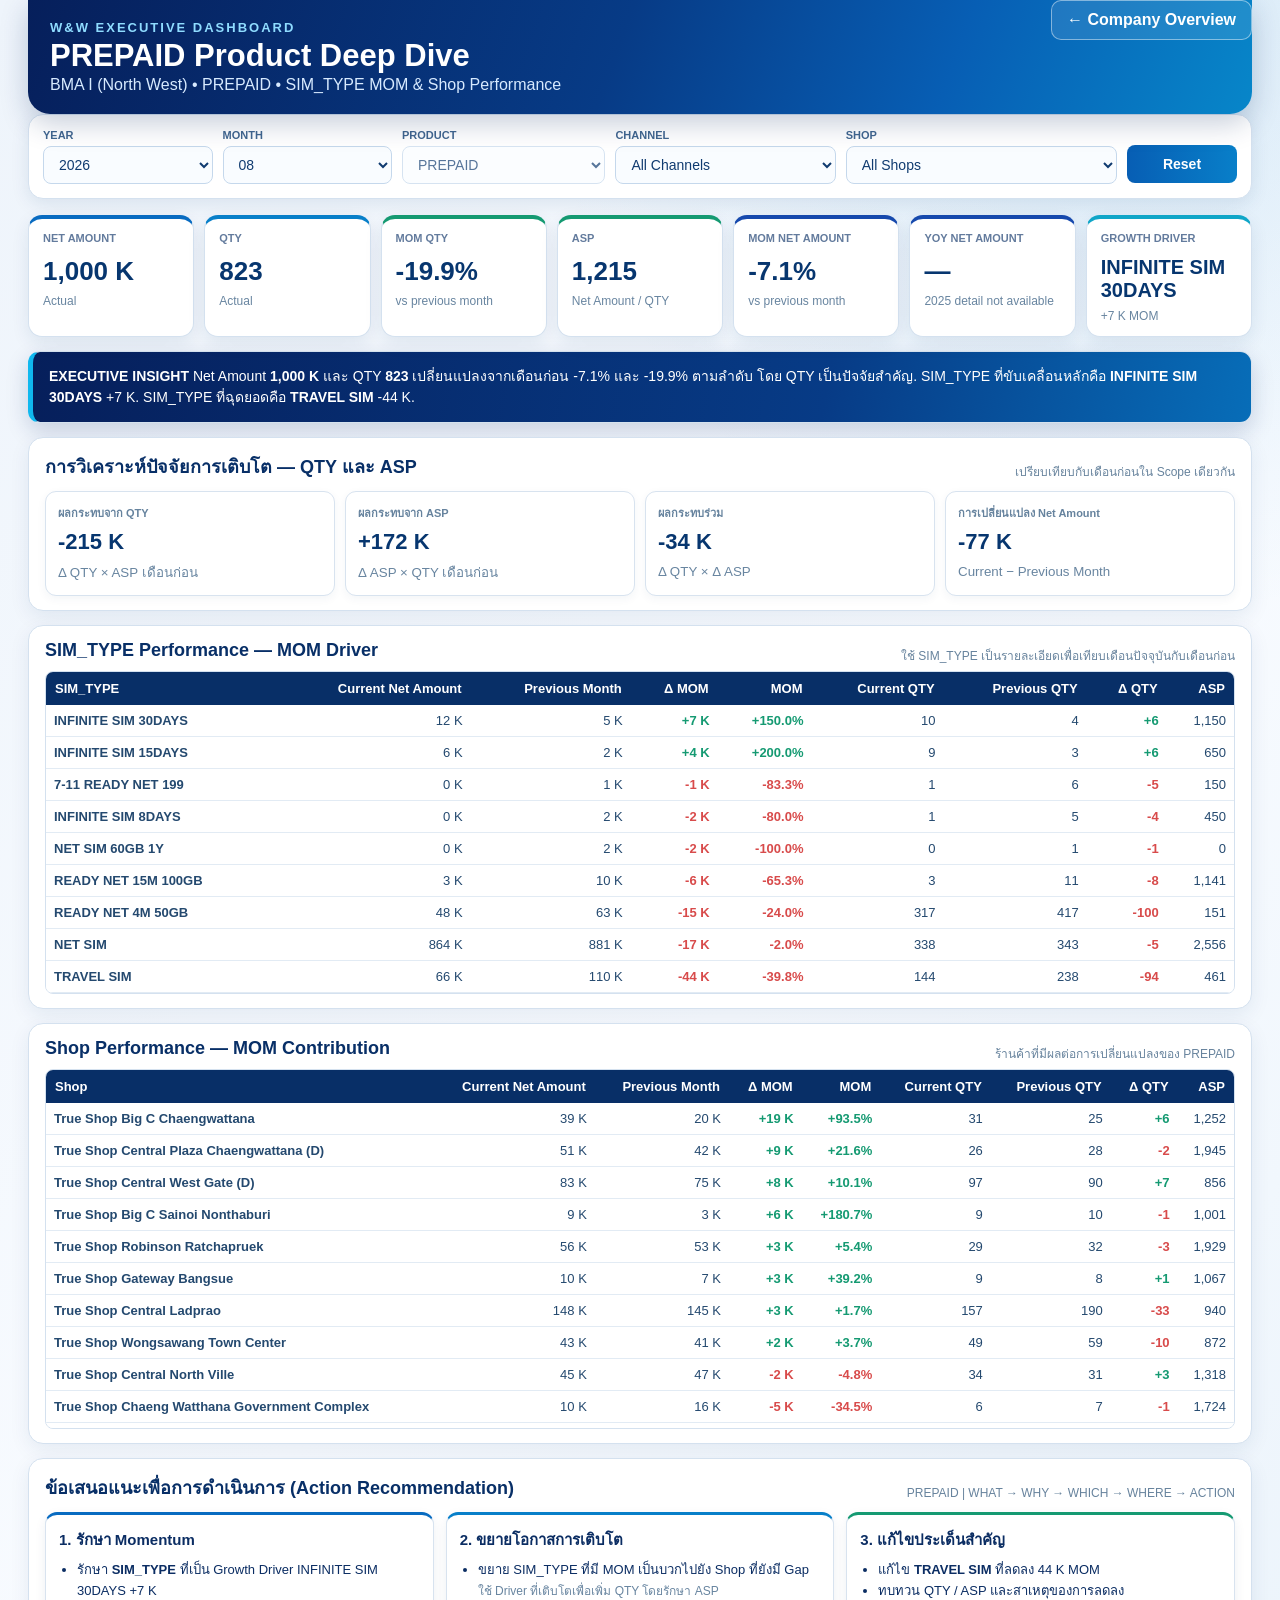
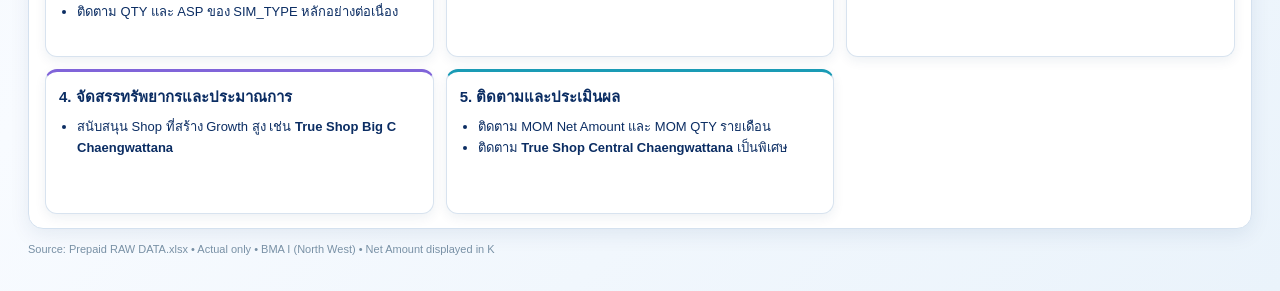
<file: prepaid_deep_dive.html>
<!DOCTYPE html>
<html lang="en">
<head>
<meta charset="UTF-8">
<meta name="viewport" content="width=device-width,initial-scale=1.0">
<title>PREPAID Product Deep Dive</title>
<style>
*{box-sizing:border-box}body{margin:0;background:#f4f8fc;color:#123a61;font-family:Arial,"Noto Sans Thai",sans-serif}
.wrap{max-width:1500px;margin:0 auto;padding:0 28px 36px}.head{padding:10px 0 18px;position:relative}
.brand{font-size:13px;font-weight:800;letter-spacing:3px;color:#006ac6}.title{font-size:31px;font-weight:800;margin:3px 0 2px}.sub{font-size:16px;color:#55779a}
.back{position:absolute;right:0;top:0;border:1px solid #cbdced;border-radius:11px;padding:10px 15px;background:#fff;color:#0864c2;font-weight:700;text-decoration:none}
.filters{background:#fff;border:1px solid #d3e1ef;border-radius:14px;padding:14px;display:grid;grid-template-columns:1fr 1fr 1.2fr 1.3fr 1.6fr auto;gap:10px;box-shadow:0 2px 7px #00000008}
label{font-size:11px;font-weight:800;color:#577896;display:block;margin:0 0 5px}select,button{height:38px;border:1px solid #c7d9eb;border-radius:8px;background:#fff;padding:0 11px;color:#173c60;font-size:14px;width:100%}button{background:#1168d1;color:#fff;border:0;font-weight:700;cursor:pointer;margin-top:16px;width:110px}
.kpis{display:grid;grid-template-columns:repeat(7,1fr);gap:10px;margin-top:16px}.card{background:#fff;border:1px solid #d5e2ee;border-radius:14px;padding:13px 14px;min-height:108px}.lbl{font-size:11px;font-weight:800;color:#66839e}.val{font-size:26px;font-weight:800;margin-top:12px;color:#103b64}.pos{color:#00946f}.neg{color:#e33b3b}.muted{font-size:12px;color:#6885a0;margin-top:7px}
.insight,.section{background:#fff;border:1px solid #d5e2ee;border-radius:14px;margin-top:14px}.insight{padding:14px 16px;border-left:4px solid #0876d1;font-size:14px;line-height:1.5}.section{padding:14px 16px}.section h2{font-size:18px;margin:0 0 10px}.section-head{display:flex;justify-content:space-between;align-items:center}.note{font-size:12px;color:#67839d}
.whygrid{display:grid;grid-template-columns:repeat(4,1fr);gap:10px}.why{border:1px solid #d6e2ed;border-radius:11px;padding:12px}.why .v{font-size:22px;font-weight:800;margin:7px 0}.why small{color:#6885a0}
.tablewrap{max-height:360px;overflow:auto;border:1px solid #e1e8ef;border-radius:8px}.tablewrap::-webkit-scrollbar{width:9px;height:9px}.tablewrap::-webkit-scrollbar-thumb{background:#8ea1b2;border-radius:8px}table{border-collapse:collapse;width:100%;font-size:13px}th{position:sticky;top:0;background:#eaf2f9;text-align:left;padding:9px;white-space:nowrap}td{padding:8px;border-bottom:1px solid #e5edf4;white-space:nowrap}td.num,th.num{text-align:right}.actiongrid{display:grid;grid-template-columns:repeat(3,1fr);gap:12px}.action{border:1px solid #d2e0ed;border-top:3px solid #1470d1;border-radius:10px;padding:13px;min-height:145px}.action h3{font-size:15px;margin:0 0 8px}.action ul{margin:0;padding-left:18px;font-size:13px;line-height:1.6}.source{font-size:11px;color:#7890a5;margin-top:14px}
@media(max-width:1100px){.filters{grid-template-columns:repeat(3,1fr)}.kpis{grid-template-columns:repeat(4,1fr)}.actiongrid{grid-template-columns:1fr 1fr}.whygrid{grid-template-columns:1fr 1fr}}
@media(max-width:700px){.wrap{padding:0 12px 25px}.filters,.kpis,.actiongrid,.whygrid{grid-template-columns:1fr}.back{position:static;display:inline-block;margin-bottom:10px}button{width:100%}}
/* =========================================================
   W&W EXECUTIVE BLUE THEME — PREPAID DEEP DIVE
   ========================================================= */

body{
  background:
    radial-gradient(circle at 90% 0%,rgba(8,127,201,.12),transparent 28%),
    linear-gradient(135deg,#eef4fb,#f8fbff 55%,#eaf3fb) !important;
  color:#0b2d63 !important;
}

/* HEADER */
.head{
  background:
    linear-gradient(110deg,#061f5b 0%,#073b86 48%,#075eb4 75%,#0786c9 100%) !important;
  color:#fff !important;
  border-radius:0 0 22px 22px !important;
  box-shadow:0 10px 28px rgba(4,35,92,.22) !important;
  padding:20px 22px !important;
}

.brand{
  color:#8fdcff !important;
  letter-spacing:2px !important;
  font-weight:800 !important;
}

.title{
  color:#fff !important;
}

.sub{
  color:#d7eaff !important;
}

/* BACK BUTTON */
.back{
  color:#fff !important;
  background:rgba(255,255,255,.10) !important;
  border:1px solid rgba(255,255,255,.45) !important;
  border-radius:10px !important;
  font-weight:700 !important;
}

.back:hover{
  background:rgba(255,255,255,.20) !important;
}

/* FILTER */
.filters{
  background:#fff !important;
  border:1px solid #d4e1ef !important;
  border-radius:15px !important;
  box-shadow:0 5px 18px rgba(12,55,105,.10) !important;
}

.filters label{
  color:#41668f !important;
  font-weight:800 !important;
}

.filters select{
  background:#f9fcff !important;
  border:1px solid #c5d8ec !important;
  color:#103b70 !important;
  border-radius:8px !important;
}

.filters select:focus{
  border-color:#087fc9 !important;
  box-shadow:0 0 0 3px rgba(8,127,201,.12) !important;
}

/* KPI */
.kpis .card{
  background:#fff !important;
  border:1px solid #d4e1ef !important;
  border-top:4px solid #086bc1 !important;
  border-radius:14px !important;
  box-shadow:0 6px 18px rgba(12,55,105,.09) !important;
}

.kpis .card:nth-child(2){
  border-top-color:#087fc9 !important;
}

.kpis .card:nth-child(3),
.kpis .card:nth-child(4){
  border-top-color:#159a72 !important;
}

.kpis .card:nth-child(5),
.kpis .card:nth-child(6){
  border-top-color:#1649ad !important;
}

.kpis .card:nth-child(7){
  border-top-color:#10a6c8 !important;
}

.kpis .lbl{
  color:#637b9d !important;
}

.kpis .val{
  color:#07366f !important;
}

.kpis .small{
  color:#637b9d !important;
}

/* EXECUTIVE INSIGHT */
.insight{
  background:
    linear-gradient(100deg,#061f5b,#073b86 65%,#076db8) !important;
  color:#fff !important;
  border-left:5px solid #10b8ef !important;
  border-radius:12px !important;
  box-shadow:0 8px 22px rgba(4,35,92,.18) !important;
}

.insight *{
  color:#fff !important;
}

/* MAIN SECTIONS */
.section{
  background:#fff !important;
  border:1px solid #d4e1ef !important;
  border-radius:15px !important;
  box-shadow:0 6px 20px rgba(12,55,105,.08) !important;
}

.section h2{
  color:#082f67 !important;
}

/* WHY GRID */
.whygrid .why{
  background:#fff !important;
  border:1px solid #d8e3ef !important;
  box-shadow:0 3px 10px rgba(12,55,105,.05) !important;
}

.why .v{
  color:#07366f !important;
}

.why .small{
  color:#637b9d !important;
}

/* TABLE */
.tablewrap{
  border:1px solid #d4e1ef !important;
}

table{
  background:#fff !important;
}

thead th{
  background:#082f67 !important;
  color:#fff !important;
}

tbody td{
  color:#24496f !important;
  border-bottom:1px solid #e2ebf4 !important;
}

tbody tr:hover td{
  background:#eaf5ff !important;
}

/* STATUS */
.green,
.pos{
  color:#159a72 !important;
  font-weight:800 !important;
}

.red,
.neg{
  color:#d84b4b !important;
  font-weight:800 !important;
}

/* ACTION */
.actiongrid .action{
  background:#fff !important;
  border:1px solid #d8e3ef !important;
  border-top:3px solid #086bc1 !important;
  border-radius:12px !important;
  box-shadow:0 4px 12px rgba(12,55,105,.07) !important;
}

.actiongrid .action:nth-child(2){
  border-top-color:#087fc9 !important;
}

.actiongrid .action:nth-child(3){
  border-top-color:#159a72 !important;
}

.actiongrid .action:nth-child(4){
  border-top-color:#8064d9 !important;
}

.actiongrid .action:nth-child(5){
  border-top-color:#1a9bb5 !important;
}

/* RESET */
button{
  background:linear-gradient(90deg,#075eb4,#087fc9) !important;
  border-radius:8px !important;
}
</style>
</head>
<body>
<div class="wrap">
  <header class="head">
    <div class="brand">W&amp;W EXECUTIVE DASHBOARD</div>
    <div class="title">PREPAID Product Deep Dive</div>
    <div class="sub">BMA I (North West) • PREPAID • SIM_TYPE MOM &amp; Shop Performance</div>
    <a class="back" href="bma1.html">← BMA I Focus</a>
  </header>

  <div class="filters">
    <div><label>YEAR</label><select id="year"></select></div>
    <div><label>MONTH</label><select id="month"></select></div>
    <div><label>PRODUCT</label><select disabled><option>PREPAID</option></select></div>
    <div><label>CHANNEL</label><select id="channel"></select></div>
    <div><label>SHOP</label><select id="shop"></select></div>
    <div><button id="reset">Reset</button></div>
  </div>

  <div class="kpis" id="kpis"></div>
  <div class="insight" id="insight"></div>

  <section class="section">
    <div class="section-head"><h2>การวิเคราะห์ปัจจัยการเติบโต — QTY และ ASP</h2><span class="note">เปรียบเทียบกับเดือนก่อนใน Scope เดียวกัน</span></div>
    <div class="whygrid" id="why"></div>
  </section>

  <section class="section">
    <div class="section-head"><h2>SIM_TYPE Performance — MOM Driver</h2><span class="note">ใช้ SIM_TYPE เป็นรายละเอียดเพื่อเทียบเดือนปัจจุบันกับเดือนก่อน</span></div>
    <div class="tablewrap"><table><thead><tr>
      <th>SIM_TYPE</th><th class="num">Current Net Amount</th><th class="num">Previous Month</th><th class="num">Δ MOM</th><th class="num">MOM</th><th class="num">Current QTY</th><th class="num">Previous QTY</th><th class="num">Δ QTY</th><th class="num">ASP</th>
    </tr></thead><tbody id="simbody"></tbody></table></div>
  </section>

  <section class="section">
    <div class="section-head"><h2>Shop Performance — MOM Contribution</h2><span class="note">ร้านค้าที่มีผลต่อการเปลี่ยนแปลงของ PREPAID</span></div>
    <div class="tablewrap"><table><thead><tr>
      <th>Shop</th><th class="num">Current Net Amount</th><th class="num">Previous Month</th><th class="num">Δ MOM</th><th class="num">MOM</th><th class="num">Current QTY</th><th class="num">Previous QTY</th><th class="num">Δ QTY</th><th class="num">ASP</th>
    </tr></thead><tbody id="shopbody"></tbody></table></div>
  </section>

  <section class="section">
    <div class="section-head"><h2>ข้อเสนอแนะเพื่อการดำเนินการ (Action Recommendation)</h2><span class="note">PREPAID | WHAT → WHY → WHICH → WHERE → ACTION</span></div>
    <div class="actiongrid" id="actions"></div>
  </section>
  <div class="source">Source: Prepaid RAW DATA.xlsx • Actual only • BMA I (North West) • Net Amount displayed in K</div>
</div>

<script>
const DATA = [{"YEAR":2026,"MONTH":1,"CHANNEL":"DTAC COCO","SHOP_NAME":"dtac center(COCO) Big C Sukhaphiban 5","SIM_TYPE":"READY NET 15M 100GB","QTY":2.0,"NET_AMOUNT":1742.0},{"YEAR":2026,"MONTH":1,"CHANNEL":"DTAC HALL","SHOP_NAME":"dtac hall Central Rama9","SIM_TYPE":"INFINITE SIM 15DAYS","QTY":4.0,"NET_AMOUNT":2730.0},{"YEAR":2026,"MONTH":1,"CHANNEL":"DTAC HALL","SHOP_NAME":"dtac hall CentralPlaza Chaengwattana","SIM_TYPE":"READY NET 15M 100GB","QTY":1.0,"NET_AMOUNT":2241.0},{"YEAR":2026,"MONTH":1,"CHANNEL":"DTAC HALL","SHOP_NAME":"dtac hall Fashion Island","SIM_TYPE":"MNP","QTY":2.0,"NET_AMOUNT":340.0},{"YEAR":2026,"MONTH":1,"CHANNEL":"DTAC HALL","SHOP_NAME":"dtac hall Fashion Island","SIM_TYPE":"READY NET 15M 100GB","QTY":1.0,"NET_AMOUNT":2241.0},{"YEAR":2026,"MONTH":1,"CHANNEL":"DTAC HALL","SHOP_NAME":"dtac hall Future Park Rangsit(G Fl.)","SIM_TYPE":"MNP","QTY":1.0,"NET_AMOUNT":750.0},{"YEAR":2026,"MONTH":1,"CHANNEL":"True Shop Matching","SHOP_NAME":"True Shop Central Chaengwattana","SIM_TYPE":"INFINITE SIM 15DAYS","QTY":2.0,"NET_AMOUNT":1300.0},{"YEAR":2026,"MONTH":1,"CHANNEL":"True Shop Matching","SHOP_NAME":"True Shop Central Chaengwattana","SIM_TYPE":"INFINITE SIM 30DAYS","QTY":1.0,"NET_AMOUNT":1150.0},{"YEAR":2026,"MONTH":1,"CHANNEL":"True Shop Matching","SHOP_NAME":"True Shop Central Chaengwattana","SIM_TYPE":"INFINITE SIM 8DAYS","QTY":3.0,"NET_AMOUNT":1750.0},{"YEAR":2026,"MONTH":1,"CHANNEL":"True Shop Matching","SHOP_NAME":"True Shop Central Chaengwattana","SIM_TYPE":"MNP","QTY":7.0,"NET_AMOUNT":1975.0},{"YEAR":2026,"MONTH":1,"CHANNEL":"True Shop Matching","SHOP_NAME":"True Shop Central Chaengwattana","SIM_TYPE":"NET SIM","QTY":11.0,"NET_AMOUNT":29731.0},{"YEAR":2026,"MONTH":1,"CHANNEL":"True Shop Matching","SHOP_NAME":"True Shop Central Chaengwattana","SIM_TYPE":"READY NET 15M 100GB","QTY":10.0,"NET_AMOUNT":17560.0},{"YEAR":2026,"MONTH":1,"CHANNEL":"True Shop Matching","SHOP_NAME":"True Shop Central Chaengwattana","SIM_TYPE":"READY NET 4M 50GB","QTY":16.0,"NET_AMOUNT":3086.0},{"YEAR":2026,"MONTH":1,"CHANNEL":"True Shop Matching","SHOP_NAME":"True Shop Central Chaengwattana","SIM_TYPE":"TRAVEL SIM","QTY":24.0,"NET_AMOUNT":11475.0},{"YEAR":2026,"MONTH":1,"CHANNEL":"True Shop Matching","SHOP_NAME":"True Shop Central Ladprao","SIM_TYPE":"INFINITE SIM 15DAYS","QTY":11.0,"NET_AMOUNT":7150.0},{"YEAR":2026,"MONTH":1,"CHANNEL":"True Shop Matching","SHOP_NAME":"True Shop Central Ladprao","SIM_TYPE":"INFINITE SIM 30DAYS","QTY":2.0,"NET_AMOUNT":2300.0},{"YEAR":2026,"MONTH":1,"CHANNEL":"True Shop Matching","SHOP_NAME":"True Shop Central Ladprao","SIM_TYPE":"INFINITE SIM 8DAYS","QTY":2.0,"NET_AMOUNT":900.0},{"YEAR":2026,"MONTH":1,"CHANNEL":"True Shop Matching","SHOP_NAME":"True Shop Central Ladprao","SIM_TYPE":"MNP","QTY":15.0,"NET_AMOUNT":5250.0},{"YEAR":2026,"MONTH":1,"CHANNEL":"True Shop Matching","SHOP_NAME":"True Shop Central Ladprao","SIM_TYPE":"NET SIM","QTY":23.0,"NET_AMOUNT":62143.0},{"YEAR":2026,"MONTH":1,"CHANNEL":"True Shop Matching","SHOP_NAME":"True Shop Central Ladprao","SIM_TYPE":"READY NET 15M 100GB","QTY":21.0,"NET_AMOUNT":32941.0},{"YEAR":2026,"MONTH":1,"CHANNEL":"True Shop Matching","SHOP_NAME":"True Shop Central Ladprao","SIM_TYPE":"READY NET 4M 50GB","QTY":55.0,"NET_AMOUNT":11993.0},{"YEAR":2026,"MONTH":1,"CHANNEL":"True Shop Matching","SHOP_NAME":"True Shop Central Ladprao","SIM_TYPE":"SOCIAL SIM","QTY":1.0,"NET_AMOUNT":790.0},{"YEAR":2026,"MONTH":1,"CHANNEL":"True Shop Matching","SHOP_NAME":"True Shop Central Ladprao","SIM_TYPE":"TRAVEL SIM","QTY":65.0,"NET_AMOUNT":26270.0},{"YEAR":2026,"MONTH":1,"CHANNEL":"True Shop Matching","SHOP_NAME":"True Shop Central West Gate","SIM_TYPE":"INFINITE SIM 30DAYS","QTY":4.0,"NET_AMOUNT":4600.0},{"YEAR":2026,"MONTH":1,"CHANNEL":"True Shop Matching","SHOP_NAME":"True Shop Central West Gate","SIM_TYPE":"MNP","QTY":25.0,"NET_AMOUNT":22610.0},{"YEAR":2026,"MONTH":1,"CHANNEL":"True Shop Matching","SHOP_NAME":"True Shop Central West Gate","SIM_TYPE":"NET SIM","QTY":33.0,"NET_AMOUNT":90163.0},{"YEAR":2026,"MONTH":1,"CHANNEL":"True Shop Matching","SHOP_NAME":"True Shop Central West Gate","SIM_TYPE":"READY NET 15M 100GB","QTY":19.0,"NET_AMOUNT":32719.0},{"YEAR":2026,"MONTH":1,"CHANNEL":"True Shop Matching","SHOP_NAME":"True Shop Central West Gate","SIM_TYPE":"READY NET 4M 50GB","QTY":86.0,"NET_AMOUNT":15451.0},{"YEAR":2026,"MONTH":1,"CHANNEL":"True Shop Matching","SHOP_NAME":"True Shop Central West Gate","SIM_TYPE":"TRAVEL SIM","QTY":46.0,"NET_AMOUNT":19720.0},{"YEAR":2026,"MONTH":1,"CHANNEL":"True Shop Matching","SHOP_NAME":"True Shop Central Westville","SIM_TYPE":"MNP","QTY":3.0,"NET_AMOUNT":1170.0},{"YEAR":2026,"MONTH":1,"CHANNEL":"True Shop Matching","SHOP_NAME":"True Shop Central Westville","SIM_TYPE":"NET SIM","QTY":9.0,"NET_AMOUNT":24309.0},{"YEAR":2026,"MONTH":1,"CHANNEL":"True Shop Matching","SHOP_NAME":"True Shop Central Westville","SIM_TYPE":"READY NET 15M 100GB","QTY":6.0,"NET_AMOUNT":9606.0},{"YEAR":2026,"MONTH":1,"CHANNEL":"True Shop Matching","SHOP_NAME":"True Shop Central Westville","SIM_TYPE":"READY NET 4M 50GB","QTY":7.0,"NET_AMOUNT":1097.0},{"YEAR":2026,"MONTH":1,"CHANNEL":"True Shop Matching","SHOP_NAME":"True Shop Central Westville","SIM_TYPE":"TRAVEL SIM","QTY":23.0,"NET_AMOUNT":8650.0},{"YEAR":2026,"MONTH":1,"CHANNEL":"True Shop Matching","SHOP_NAME":"True Shop Robinson Srisaman","SIM_TYPE":"INFINITE SIM 8DAYS","QTY":1.0,"NET_AMOUNT":450.0},{"YEAR":2026,"MONTH":1,"CHANNEL":"True Shop Matching","SHOP_NAME":"True Shop Robinson Srisaman","SIM_TYPE":"MNP","QTY":12.0,"NET_AMOUNT":3490.0},{"YEAR":2026,"MONTH":1,"CHANNEL":"True Shop Matching","SHOP_NAME":"True Shop Robinson Srisaman","SIM_TYPE":"NET SIM","QTY":17.0,"NET_AMOUNT":45917.0},{"YEAR":2026,"MONTH":1,"CHANNEL":"True Shop Matching","SHOP_NAME":"True Shop Robinson Srisaman","SIM_TYPE":"READY NET 15M 100GB","QTY":14.0,"NET_AMOUNT":29174.0},{"YEAR":2026,"MONTH":1,"CHANNEL":"True Shop Matching","SHOP_NAME":"True Shop Robinson Srisaman","SIM_TYPE":"READY NET 4M 50GB","QTY":4.0,"NET_AMOUNT":814.0},{"YEAR":2026,"MONTH":1,"CHANNEL":"True Shop Matching","SHOP_NAME":"True Shop Robinson Srisaman","SIM_TYPE":"TRAVEL SIM","QTY":24.0,"NET_AMOUNT":9400.0},{"YEAR":2026,"MONTH":1,"CHANNEL":"True Shop Matching","SHOP_NAME":"True Shop The Mall Ngamwongwan 3Fl.","SIM_TYPE":"7-11 READY NET 199","QTY":2.0,"NET_AMOUNT":350.0},{"YEAR":2026,"MONTH":1,"CHANNEL":"True Shop Matching","SHOP_NAME":"True Shop The Mall Ngamwongwan 3Fl.","SIM_TYPE":"HELLO SIM","QTY":6.0,"NET_AMOUNT":1249.0},{"YEAR":2026,"MONTH":1,"CHANNEL":"True Shop Matching","SHOP_NAME":"True Shop The Mall Ngamwongwan 3Fl.","SIM_TYPE":"INFINITE SIM 15DAYS","QTY":4.0,"NET_AMOUNT":2600.0},{"YEAR":2026,"MONTH":1,"CHANNEL":"True Shop Matching","SHOP_NAME":"True Shop The Mall Ngamwongwan 3Fl.","SIM_TYPE":"MNP","QTY":11.0,"NET_AMOUNT":20159.6},{"YEAR":2026,"MONTH":1,"CHANNEL":"True Shop Matching","SHOP_NAME":"True Shop The Mall Ngamwongwan 3Fl.","SIM_TYPE":"NET SIM","QTY":30.0,"NET_AMOUNT":81030.0},{"YEAR":2026,"MONTH":1,"CHANNEL":"True Shop Matching","SHOP_NAME":"True Shop The Mall Ngamwongwan 3Fl.","SIM_TYPE":"READY NET 15M 100GB","QTY":13.0,"NET_AMOUNT":12153.0},{"YEAR":2026,"MONTH":1,"CHANNEL":"True Shop Matching","SHOP_NAME":"True Shop The Mall Ngamwongwan 3Fl.","SIM_TYPE":"READY NET 4M 50GB","QTY":16.0,"NET_AMOUNT":2666.0},{"YEAR":2026,"MONTH":1,"CHANNEL":"True Shop Matching","SHOP_NAME":"True Shop The Mall Ngamwongwan 3Fl.","SIM_TYPE":"TRAVEL SIM","QTY":60.0,"NET_AMOUNT":23100.0},{"YEAR":2026,"MONTH":1,"CHANNEL":"True Shop Non Matching","SHOP_NAME":"True Shop Big C Chaengwattana","SIM_TYPE":"MNP","QTY":2.0,"NET_AMOUNT":700.0},{"YEAR":2026,"MONTH":1,"CHANNEL":"True Shop Non Matching","SHOP_NAME":"True Shop Big C Chaengwattana","SIM_TYPE":"NET SIM","QTY":14.0,"NET_AMOUNT":37814.0},{"YEAR":2026,"MONTH":1,"CHANNEL":"True Shop Non Matching","SHOP_NAME":"True Shop Big C Chaengwattana","SIM_TYPE":"READY NET 15M 100GB","QTY":4.0,"NET_AMOUNT":4024.0},{"YEAR":2026,"MONTH":1,"CHANNEL":"True Shop Non Matching","SHOP_NAME":"True Shop Big C Chaengwattana","SIM_TYPE":"READY NET 4M 50GB","QTY":21.0,"NET_AMOUNT":3970.0},{"YEAR":2026,"MONTH":1,"CHANNEL":"True Shop Non Matching","SHOP_NAME":"True Shop Big C Chaengwattana","SIM_TYPE":"SOCIAL SIM","QTY":1.0,"NET_AMOUNT":120.0},{"YEAR":2026,"MONTH":1,"CHANNEL":"True Shop Non Matching","SHOP_NAME":"True Shop Big C Chaengwattana","SIM_TYPE":"TRAVEL SIM","QTY":6.0,"NET_AMOUNT":2100.0},{"YEAR":2026,"MONTH":1,"CHANNEL":"True Shop Non Matching","SHOP_NAME":"True Shop Big C Sainoi Nonthaburi","SIM_TYPE":"MNP","QTY":1.0,"NET_AMOUNT":310.0},{"YEAR":2026,"MONTH":1,"CHANNEL":"True Shop Non Matching","SHOP_NAME":"True Shop Big C Sainoi Nonthaburi","SIM_TYPE":"NET SIM","QTY":3.0,"NET_AMOUNT":8103.0},{"YEAR":2026,"MONTH":1,"CHANNEL":"True Shop Non Matching","SHOP_NAME":"True Shop Big C Sainoi Nonthaburi","SIM_TYPE":"READY NET 4M 50GB","QTY":4.0,"NET_AMOUNT":604.0},{"YEAR":2026,"MONTH":1,"CHANNEL":"True Shop Non Matching","SHOP_NAME":"True Shop Big C Sukhapibal 5","SIM_TYPE":"MNP","QTY":1.0,"NET_AMOUNT":100.0},{"YEAR":2026,"MONTH":1,"CHANNEL":"True Shop Non Matching","SHOP_NAME":"True Shop Big C Sukhapibal 5","SIM_TYPE":"NET SIM","QTY":6.0,"NET_AMOUNT":16426.0},{"YEAR":2026,"MONTH":1,"CHANNEL":"True Shop Non Matching","SHOP_NAME":"True Shop Big C Sukhapibal 5","SIM_TYPE":"READY NET 15M 100GB","QTY":3.0,"NET_AMOUNT":4523.0},{"YEAR":2026,"MONTH":1,"CHANNEL":"True Shop Non Matching","SHOP_NAME":"True Shop Big C Sukhapibal 5","SIM_TYPE":"READY NET 4M 50GB","QTY":7.0,"NET_AMOUNT":1477.0},{"YEAR":2026,"MONTH":1,"CHANNEL":"True Shop Non Matching","SHOP_NAME":"True Shop Big C Sukhapibal 5","SIM_TYPE":"TRAVEL SIM","QTY":8.0,"NET_AMOUNT":2800.0},{"YEAR":2026,"MONTH":1,"CHANNEL":"True Shop Non Matching","SHOP_NAME":"True Shop Central Plaza Ramindra 1FL.","SIM_TYPE":"MNP","QTY":8.0,"NET_AMOUNT":2360.0},{"YEAR":2026,"MONTH":1,"CHANNEL":"True Shop Non Matching","SHOP_NAME":"True Shop Central Plaza Ramindra 1FL.","SIM_TYPE":"NET SIM","QTY":14.0,"NET_AMOUNT":40814.0},{"YEAR":2026,"MONTH":1,"CHANNEL":"True Shop Non Matching","SHOP_NAME":"True Shop Central Plaza Ramindra 1FL.","SIM_TYPE":"READY NET 15M 100GB","QTY":5.0,"NET_AMOUNT":11205.0},{"YEAR":2026,"MONTH":1,"CHANNEL":"True Shop Non Matching","SHOP_NAME":"True Shop Central Plaza Ramindra 1FL.","SIM_TYPE":"READY NET 4M 50GB","QTY":37.0,"NET_AMOUNT":6097.0},{"YEAR":2026,"MONTH":1,"CHANNEL":"True Shop Non Matching","SHOP_NAME":"True Shop Central Plaza Ramindra 1FL.","SIM_TYPE":"TRAVEL SIM","QTY":17.0,"NET_AMOUNT":7450.0},{"YEAR":2026,"MONTH":1,"CHANNEL":"True Shop Non Matching","SHOP_NAME":"True Shop Chaeng Watthana Government Complex","SIM_TYPE":"NET SIM","QTY":1.0,"NET_AMOUNT":2701.0},{"YEAR":2026,"MONTH":1,"CHANNEL":"True Shop Non Matching","SHOP_NAME":"True Shop Chaeng Watthana Government Complex","SIM_TYPE":"READY NET 15M 100GB","QTY":8.0,"NET_AMOUNT":8048.0},{"YEAR":2026,"MONTH":1,"CHANNEL":"True Shop Non Matching","SHOP_NAME":"True Shop Gateway Bangsue","SIM_TYPE":"MNP","QTY":1.0,"NET_AMOUNT":140.0},{"YEAR":2026,"MONTH":1,"CHANNEL":"True Shop Non Matching","SHOP_NAME":"True Shop Gateway Bangsue","SIM_TYPE":"READY NET 15M 100GB","QTY":5.0,"NET_AMOUNT":8005.0},{"YEAR":2026,"MONTH":1,"CHANNEL":"True Shop Non Matching","SHOP_NAME":"True Shop Gateway Bangsue","SIM_TYPE":"READY NET 4M 50GB","QTY":7.0,"NET_AMOUNT":1057.0},{"YEAR":2026,"MONTH":1,"CHANNEL":"True Shop Non Matching","SHOP_NAME":"True Shop Gateway Bangsue","SIM_TYPE":"TRAVEL SIM","QTY":1.0,"NET_AMOUNT":350.0},{"YEAR":2026,"MONTH":1,"CHANNEL":"True Shop Non Matching","SHOP_NAME":"True Shop Lotus's Nakhon In","SIM_TYPE":"HELLO SIM","QTY":2.0,"NET_AMOUNT":350.0},{"YEAR":2026,"MONTH":1,"CHANNEL":"True Shop Non Matching","SHOP_NAME":"True Shop Lotus's Nakhon In","SIM_TYPE":"READY NET 15M 100GB","QTY":6.0,"NET_AMOUNT":8556.0},{"YEAR":2026,"MONTH":1,"CHANNEL":"True Shop Non Matching","SHOP_NAME":"True Shop Lotus's Nakhon In","SIM_TYPE":"READY NET 4M 50GB","QTY":2.0,"NET_AMOUNT":602.0},{"YEAR":2026,"MONTH":1,"CHANNEL":"True Shop Non Matching","SHOP_NAME":"True Shop Lotus's Nakhon In","SIM_TYPE":"TRAVEL SIM","QTY":2.0,"NET_AMOUNT":700.0},{"YEAR":2026,"MONTH":1,"CHANNEL":"True Shop Non Matching","SHOP_NAME":"True Shop Robinson Ratchapruek","SIM_TYPE":"HELLO SIM","QTY":1.0,"NET_AMOUNT":500.0},{"YEAR":2026,"MONTH":1,"CHANNEL":"True Shop Non Matching","SHOP_NAME":"True Shop Robinson Ratchapruek","SIM_TYPE":"MNP","QTY":2.0,"NET_AMOUNT":490.0},{"YEAR":2026,"MONTH":1,"CHANNEL":"True Shop Non Matching","SHOP_NAME":"True Shop Robinson Ratchapruek","SIM_TYPE":"NET SIM","QTY":8.0,"NET_AMOUNT":21608.0},{"YEAR":2026,"MONTH":1,"CHANNEL":"True Shop Non Matching","SHOP_NAME":"True Shop Robinson Ratchapruek","SIM_TYPE":"READY NET 15M 100GB","QTY":5.0,"NET_AMOUNT":11205.0},{"YEAR":2026,"MONTH":1,"CHANNEL":"True Shop Non Matching","SHOP_NAME":"True Shop Robinson Ratchapruek","SIM_TYPE":"READY NET 4M 50GB","QTY":5.0,"NET_AMOUNT":755.0},{"YEAR":2026,"MONTH":1,"CHANNEL":"True Shop Non Matching","SHOP_NAME":"True Shop Robinson Ratchapruek","SIM_TYPE":"TRAVEL SIM","QTY":7.0,"NET_AMOUNT":2650.0},{"YEAR":2026,"MONTH":1,"CHANNEL":"True Shop Non Matching","SHOP_NAME":"True Shop Wongsawang Town Center","SIM_TYPE":"INFINITE SIM 30DAYS","QTY":1.0,"NET_AMOUNT":1150.0},{"YEAR":2026,"MONTH":1,"CHANNEL":"True Shop Non Matching","SHOP_NAME":"True Shop Wongsawang Town Center","SIM_TYPE":"MNP","QTY":1.0,"NET_AMOUNT":320.0},{"YEAR":2026,"MONTH":1,"CHANNEL":"True Shop Non Matching","SHOP_NAME":"True Shop Wongsawang Town Center","SIM_TYPE":"NET SIM","QTY":20.0,"NET_AMOUNT":54050.0},{"YEAR":2026,"MONTH":1,"CHANNEL":"True Shop Non Matching","SHOP_NAME":"True Shop Wongsawang Town Center","SIM_TYPE":"READY NET 15M 100GB","QTY":5.0,"NET_AMOUNT":5185.0},{"YEAR":2026,"MONTH":1,"CHANNEL":"True Shop Non Matching","SHOP_NAME":"True Shop Wongsawang Town Center","SIM_TYPE":"READY NET 4M 50GB","QTY":39.0,"NET_AMOUNT":6864.0},{"YEAR":2026,"MONTH":1,"CHANNEL":"True Shop Non Matching","SHOP_NAME":"True Shop Wongsawang Town Center","SIM_TYPE":"TRAVEL SIM","QTY":6.0,"NET_AMOUNT":2600.0},{"YEAR":2026,"MONTH":2,"CHANNEL":"DTAC COCO","SHOP_NAME":"dtac center(COCO) Big C Sukhaphiban 5","SIM_TYPE":"INFINITE SIM 30DAYS","QTY":1.0,"NET_AMOUNT":1150.0},{"YEAR":2026,"MONTH":2,"CHANNEL":"DTAC HALL","SHOP_NAME":"dtac hall Fashion Island","SIM_TYPE":"MNP","QTY":6.0,"NET_AMOUNT":2065.0},{"YEAR":2026,"MONTH":2,"CHANNEL":"DTAC HALL","SHOP_NAME":"dtac hall Future Park Rangsit(G Fl.)","SIM_TYPE":"MNP","QTY":1.0,"NET_AMOUNT":150.0},{"YEAR":2026,"MONTH":2,"CHANNEL":"True Shop Lotus","SHOP_NAME":"True Shop Lotus's Ladprao","SIM_TYPE":"MNP","QTY":1.0,"NET_AMOUNT":100.0},{"YEAR":2026,"MONTH":2,"CHANNEL":"True Shop Matching","SHOP_NAME":"True Shop Central Chaengwattana","SIM_TYPE":"HELLO SIM","QTY":1.0,"NET_AMOUNT":200.0},{"YEAR":2026,"MONTH":2,"CHANNEL":"True Shop Matching","SHOP_NAME":"True Shop Central Chaengwattana","SIM_TYPE":"INFINITE SIM 15DAYS","QTY":1.0,"NET_AMOUNT":650.0},{"YEAR":2026,"MONTH":2,"CHANNEL":"True Shop Matching","SHOP_NAME":"True Shop Central Chaengwattana","SIM_TYPE":"INFINITE SIM 30DAYS","QTY":1.0,"NET_AMOUNT":1150.0},{"YEAR":2026,"MONTH":2,"CHANNEL":"True Shop Matching","SHOP_NAME":"True Shop Central Chaengwattana","SIM_TYPE":"MNP","QTY":11.0,"NET_AMOUNT":21705.0},{"YEAR":2026,"MONTH":2,"CHANNEL":"True Shop Matching","SHOP_NAME":"True Shop Central Chaengwattana","SIM_TYPE":"NET SIM","QTY":13.0,"NET_AMOUNT":33153.0},{"YEAR":2026,"MONTH":2,"CHANNEL":"True Shop Matching","SHOP_NAME":"True Shop Central Chaengwattana","SIM_TYPE":"READY NET 4M 50GB","QTY":13.0,"NET_AMOUNT":2623.0},{"YEAR":2026,"MONTH":2,"CHANNEL":"True Shop Matching","SHOP_NAME":"True Shop Central Chaengwattana","SIM_TYPE":"TRAVEL SIM","QTY":28.0,"NET_AMOUNT":15140.0},{"YEAR":2026,"MONTH":2,"CHANNEL":"True Shop Matching","SHOP_NAME":"True Shop Central Ladprao","SIM_TYPE":"HELLO SIM","QTY":2.0,"NET_AMOUNT":2070.0},{"YEAR":2026,"MONTH":2,"CHANNEL":"True Shop Matching","SHOP_NAME":"True Shop Central Ladprao","SIM_TYPE":"INFINITE SIM 15DAYS","QTY":11.0,"NET_AMOUNT":7150.0},{"YEAR":2026,"MONTH":2,"CHANNEL":"True Shop Matching","SHOP_NAME":"True Shop Central Ladprao","SIM_TYPE":"INFINITE SIM 30DAYS","QTY":3.0,"NET_AMOUNT":3450.0},{"YEAR":2026,"MONTH":2,"CHANNEL":"True Shop Matching","SHOP_NAME":"True Shop Central Ladprao","SIM_TYPE":"INFINITE SIM 8DAYS","QTY":3.0,"NET_AMOUNT":1350.0},{"YEAR":2026,"MONTH":2,"CHANNEL":"True Shop Matching","SHOP_NAME":"True Shop Central Ladprao","SIM_TYPE":"MNP","QTY":14.0,"NET_AMOUNT":5860.0},{"YEAR":2026,"MONTH":2,"CHANNEL":"True Shop Matching","SHOP_NAME":"True Shop Central Ladprao","SIM_TYPE":"NET SIM","QTY":34.0,"NET_AMOUNT":86754.0},{"YEAR":2026,"MONTH":2,"CHANNEL":"True Shop Matching","SHOP_NAME":"True Shop Central Ladprao","SIM_TYPE":"READY NET 15M 100GB","QTY":4.0,"NET_AMOUNT":5714.0},{"YEAR":2026,"MONTH":2,"CHANNEL":"True Shop Matching","SHOP_NAME":"True Shop Central Ladprao","SIM_TYPE":"READY NET 4M 50GB","QTY":57.0,"NET_AMOUNT":11191.0},{"YEAR":2026,"MONTH":2,"CHANNEL":"True Shop Matching","SHOP_NAME":"True Shop Central Ladprao","SIM_TYPE":"TRAVEL SIM","QTY":52.0,"NET_AMOUNT":21312.93},{"YEAR":2026,"MONTH":2,"CHANNEL":"True Shop Matching","SHOP_NAME":"True Shop Central West Gate","SIM_TYPE":"HELLO SIM","QTY":4.0,"NET_AMOUNT":1417.0},{"YEAR":2026,"MONTH":2,"CHANNEL":"True Shop Matching","SHOP_NAME":"True Shop Central West Gate","SIM_TYPE":"INFINITE SIM 30DAYS","QTY":4.0,"NET_AMOUNT":4600.0},{"YEAR":2026,"MONTH":2,"CHANNEL":"True Shop Matching","SHOP_NAME":"True Shop Central West Gate","SIM_TYPE":"MNP","QTY":13.0,"NET_AMOUNT":3272.0},{"YEAR":2026,"MONTH":2,"CHANNEL":"True Shop Matching","SHOP_NAME":"True Shop Central West Gate","SIM_TYPE":"NET SIM","QTY":32.0,"NET_AMOUNT":81212.0},{"YEAR":2026,"MONTH":2,"CHANNEL":"True Shop Matching","SHOP_NAME":"True Shop Central West Gate","SIM_TYPE":"READY NET 15M 100GB","QTY":6.0,"NET_AMOUNT":5226.0},{"YEAR":2026,"MONTH":2,"CHANNEL":"True Shop Matching","SHOP_NAME":"True Shop Central West Gate","SIM_TYPE":"READY NET 4M 50GB","QTY":77.0,"NET_AMOUNT":15512.0},{"YEAR":2026,"MONTH":2,"CHANNEL":"True Shop Matching","SHOP_NAME":"True Shop Central West Gate","SIM_TYPE":"TRAVEL SIM","QTY":47.0,"NET_AMOUNT":20540.0},{"YEAR":2026,"MONTH":2,"CHANNEL":"True Shop Matching","SHOP_NAME":"True Shop Central Westville","SIM_TYPE":"INFINITE SIM 30DAYS","QTY":1.0,"NET_AMOUNT":1150.0},{"YEAR":2026,"MONTH":2,"CHANNEL":"True Shop Matching","SHOP_NAME":"True Shop Central Westville","SIM_TYPE":"MNP","QTY":2.0,"NET_AMOUNT":440.0},{"YEAR":2026,"MONTH":2,"CHANNEL":"True Shop Matching","SHOP_NAME":"True Shop Central Westville","SIM_TYPE":"NET SIM","QTY":15.0,"NET_AMOUNT":40515.0},{"YEAR":2026,"MONTH":2,"CHANNEL":"True Shop Matching","SHOP_NAME":"True Shop Central Westville","SIM_TYPE":"READY NET 15M 100GB","QTY":4.0,"NET_AMOUNT":2944.0},{"YEAR":2026,"MONTH":2,"CHANNEL":"True Shop Matching","SHOP_NAME":"True Shop Central Westville","SIM_TYPE":"READY NET 4M 50GB","QTY":11.0,"NET_AMOUNT":1861.0},{"YEAR":2026,"MONTH":2,"CHANNEL":"True Shop Matching","SHOP_NAME":"True Shop Central Westville","SIM_TYPE":"TRAVEL SIM","QTY":18.0,"NET_AMOUNT":9350.0},{"YEAR":2026,"MONTH":2,"CHANNEL":"True Shop Matching","SHOP_NAME":"True Shop Robinson Srisaman","SIM_TYPE":"INFINITE SIM 30DAYS","QTY":1.0,"NET_AMOUNT":1150.0},{"YEAR":2026,"MONTH":2,"CHANNEL":"True Shop Matching","SHOP_NAME":"True Shop Robinson Srisaman","SIM_TYPE":"MNP","QTY":12.0,"NET_AMOUNT":3205.0},{"YEAR":2026,"MONTH":2,"CHANNEL":"True Shop Matching","SHOP_NAME":"True Shop Robinson Srisaman","SIM_TYPE":"NET SIM","QTY":33.0,"NET_AMOUNT":89133.0},{"YEAR":2026,"MONTH":2,"CHANNEL":"True Shop Matching","SHOP_NAME":"True Shop Robinson Srisaman","SIM_TYPE":"READY NET 4M 50GB","QTY":1.0,"NET_AMOUNT":151.0},{"YEAR":2026,"MONTH":2,"CHANNEL":"True Shop Matching","SHOP_NAME":"True Shop Robinson Srisaman","SIM_TYPE":"TRAVEL SIM","QTY":12.0,"NET_AMOUNT":6220.0},{"YEAR":2026,"MONTH":2,"CHANNEL":"True Shop Matching","SHOP_NAME":"True Shop The Mall Ngamwongwan 3Fl.","SIM_TYPE":"HELLO SIM","QTY":9.0,"NET_AMOUNT":2770.0},{"YEAR":2026,"MONTH":2,"CHANNEL":"True Shop Matching","SHOP_NAME":"True Shop The Mall Ngamwongwan 3Fl.","SIM_TYPE":"INFINITE SIM 15DAYS","QTY":4.0,"NET_AMOUNT":3700.0},{"YEAR":2026,"MONTH":2,"CHANNEL":"True Shop Matching","SHOP_NAME":"True Shop The Mall Ngamwongwan 3Fl.","SIM_TYPE":"INFINITE SIM 30DAYS","QTY":1.0,"NET_AMOUNT":1150.0},{"YEAR":2026,"MONTH":2,"CHANNEL":"True Shop Matching","SHOP_NAME":"True Shop The Mall Ngamwongwan 3Fl.","SIM_TYPE":"MNP","QTY":7.0,"NET_AMOUNT":3369.0},{"YEAR":2026,"MONTH":2,"CHANNEL":"True Shop Matching","SHOP_NAME":"True Shop The Mall Ngamwongwan 3Fl.","SIM_TYPE":"NET SIM","QTY":61.0,"NET_AMOUNT":147931.0},{"YEAR":2026,"MONTH":2,"CHANNEL":"True Shop Matching","SHOP_NAME":"True Shop The Mall Ngamwongwan 3Fl.","SIM_TYPE":"READY NET 4M 50GB","QTY":28.0,"NET_AMOUNT":5238.0},{"YEAR":2026,"MONTH":2,"CHANNEL":"True Shop Matching","SHOP_NAME":"True Shop The Mall Ngamwongwan 3Fl.","SIM_TYPE":"TRAVEL SIM","QTY":52.0,"NET_AMOUNT":22150.0},{"YEAR":2026,"MONTH":2,"CHANNEL":"True Shop Non Matching","SHOP_NAME":"True Shop Big C Chaengwattana","SIM_TYPE":"MNP","QTY":7.0,"NET_AMOUNT":17953.0},{"YEAR":2026,"MONTH":2,"CHANNEL":"True Shop Non Matching","SHOP_NAME":"True Shop Big C Chaengwattana","SIM_TYPE":"NET SIM","QTY":8.0,"NET_AMOUNT":20308.0},{"YEAR":2026,"MONTH":2,"CHANNEL":"True Shop Non Matching","SHOP_NAME":"True Shop Big C Chaengwattana","SIM_TYPE":"READY NET 15M 100GB","QTY":1.0,"NET_AMOUNT":601.0},{"YEAR":2026,"MONTH":2,"CHANNEL":"True Shop Non Matching","SHOP_NAME":"True Shop Big C Chaengwattana","SIM_TYPE":"READY NET 4M 50GB","QTY":20.0,"NET_AMOUNT":3200.0},{"YEAR":2026,"MONTH":2,"CHANNEL":"True Shop Non Matching","SHOP_NAME":"True Shop Big C Chaengwattana","SIM_TYPE":"TRAVEL SIM","QTY":13.0,"NET_AMOUNT":7200.0},{"YEAR":2026,"MONTH":2,"CHANNEL":"True Shop Non Matching","SHOP_NAME":"True Shop Big C Sainoi Nonthaburi","SIM_TYPE":"MNP","QTY":1.0,"NET_AMOUNT":550.0},{"YEAR":2026,"MONTH":2,"CHANNEL":"True Shop Non Matching","SHOP_NAME":"True Shop Big C Sainoi Nonthaburi","SIM_TYPE":"NET SIM","QTY":6.0,"NET_AMOUNT":16206.0},{"YEAR":2026,"MONTH":2,"CHANNEL":"True Shop Non Matching","SHOP_NAME":"True Shop Big C Sainoi Nonthaburi","SIM_TYPE":"READY NET 15M 100GB","QTY":1.0,"NET_AMOUNT":1141.0},{"YEAR":2026,"MONTH":2,"CHANNEL":"True Shop Non Matching","SHOP_NAME":"True Shop Big C Sainoi Nonthaburi","SIM_TYPE":"READY NET 4M 50GB","QTY":5.0,"NET_AMOUNT":775.0},{"YEAR":2026,"MONTH":2,"CHANNEL":"True Shop Non Matching","SHOP_NAME":"True Shop Big C Sukhapibal 5","SIM_TYPE":"NET SIM","QTY":5.0,"NET_AMOUNT":9585.0},{"YEAR":2026,"MONTH":2,"CHANNEL":"True Shop Non Matching","SHOP_NAME":"True Shop Big C Sukhapibal 5","SIM_TYPE":"READY NET 4M 50GB","QTY":11.0,"NET_AMOUNT":1806.0},{"YEAR":2026,"MONTH":2,"CHANNEL":"True Shop Non Matching","SHOP_NAME":"True Shop Big C Sukhapibal 5","SIM_TYPE":"TRAVEL SIM","QTY":6.0,"NET_AMOUNT":2100.0},{"YEAR":2026,"MONTH":2,"CHANNEL":"True Shop Non Matching","SHOP_NAME":"True Shop Central Plaza Ramindra 1FL.","SIM_TYPE":"INFINITE SIM 30DAYS","QTY":1.0,"NET_AMOUNT":1150.0},{"YEAR":2026,"MONTH":2,"CHANNEL":"True Shop Non Matching","SHOP_NAME":"True Shop Central Plaza Ramindra 1FL.","SIM_TYPE":"MNP","QTY":4.0,"NET_AMOUNT":800.0},{"YEAR":2026,"MONTH":2,"CHANNEL":"True Shop Non Matching","SHOP_NAME":"True Shop Central Plaza Ramindra 1FL.","SIM_TYPE":"NET SIM","QTY":19.0,"NET_AMOUNT":48059.0},{"YEAR":2026,"MONTH":2,"CHANNEL":"True Shop Non Matching","SHOP_NAME":"True Shop Central Plaza Ramindra 1FL.","SIM_TYPE":"READY NET 15M 100GB","QTY":1.0,"NET_AMOUNT":1141.0},{"YEAR":2026,"MONTH":2,"CHANNEL":"True Shop Non Matching","SHOP_NAME":"True Shop Central Plaza Ramindra 1FL.","SIM_TYPE":"READY NET 4M 50GB","QTY":56.0,"NET_AMOUNT":9256.0},{"YEAR":2026,"MONTH":2,"CHANNEL":"True Shop Non Matching","SHOP_NAME":"True Shop Central Plaza Ramindra 1FL.","SIM_TYPE":"TRAVEL SIM","QTY":16.0,"NET_AMOUNT":7450.0},{"YEAR":2026,"MONTH":2,"CHANNEL":"True Shop Non Matching","SHOP_NAME":"True Shop Chaeng Watthana Government Complex","SIM_TYPE":"NET SIM","QTY":2.0,"NET_AMOUNT":5402.0},{"YEAR":2026,"MONTH":2,"CHANNEL":"True Shop Non Matching","SHOP_NAME":"True Shop Gateway Bangsue","SIM_TYPE":"INFINITE SIM 15DAYS","QTY":2.0,"NET_AMOUNT":1320.0},{"YEAR":2026,"MONTH":2,"CHANNEL":"True Shop Non Matching","SHOP_NAME":"True Shop Gateway Bangsue","SIM_TYPE":"MNP","QTY":1.0,"NET_AMOUNT":550.0},{"YEAR":2026,"MONTH":2,"CHANNEL":"True Shop Non Matching","SHOP_NAME":"True Shop Gateway Bangsue","SIM_TYPE":"NET SIM","QTY":4.0,"NET_AMOUNT":5584.0},{"YEAR":2026,"MONTH":2,"CHANNEL":"True Shop Non Matching","SHOP_NAME":"True Shop Gateway Bangsue","SIM_TYPE":"READY NET 15M 100GB","QTY":1.0,"NET_AMOUNT":2241.0},{"YEAR":2026,"MONTH":2,"CHANNEL":"True Shop Non Matching","SHOP_NAME":"True Shop Gateway Bangsue","SIM_TYPE":"READY NET 4M 50GB","QTY":5.0,"NET_AMOUNT":1825.0},{"YEAR":2026,"MONTH":2,"CHANNEL":"True Shop Non Matching","SHOP_NAME":"True Shop Lotus's Nakhon In","SIM_TYPE":"NET SIM","QTY":1.0,"NET_AMOUNT":1401.0},{"YEAR":2026,"MONTH":2,"CHANNEL":"True Shop Non Matching","SHOP_NAME":"True Shop Lotus's Nakhon In","SIM_TYPE":"READY NET 15M 100GB","QTY":1.0,"NET_AMOUNT":601.0},{"YEAR":2026,"MONTH":2,"CHANNEL":"True Shop Non Matching","SHOP_NAME":"True Shop Lotus's Nakhon In","SIM_TYPE":"READY NET 4M 50GB","QTY":3.0,"NET_AMOUNT":453.0},{"YEAR":2026,"MONTH":2,"CHANNEL":"True Shop Non Matching","SHOP_NAME":"True Shop Lotus's Nakhon In","SIM_TYPE":"TRAVEL SIM","QTY":2.0,"NET_AMOUNT":700.0},{"YEAR":2026,"MONTH":2,"CHANNEL":"True Shop Non Matching","SHOP_NAME":"True Shop Robinson Ratchapruek","SIM_TYPE":"HELLO SIM","QTY":1.0,"NET_AMOUNT":90.0},{"YEAR":2026,"MONTH":2,"CHANNEL":"True Shop Non Matching","SHOP_NAME":"True Shop Robinson Ratchapruek","SIM_TYPE":"MNP","QTY":1.0,"NET_AMOUNT":100.0},{"YEAR":2026,"MONTH":2,"CHANNEL":"True Shop Non Matching","SHOP_NAME":"True Shop Robinson Ratchapruek","SIM_TYPE":"NET SIM","QTY":15.0,"NET_AMOUNT":37615.0},{"YEAR":2026,"MONTH":2,"CHANNEL":"True Shop Non Matching","SHOP_NAME":"True Shop Robinson Ratchapruek","SIM_TYPE":"READY NET 4M 50GB","QTY":3.0,"NET_AMOUNT":453.0},{"YEAR":2026,"MONTH":2,"CHANNEL":"True Shop Non Matching","SHOP_NAME":"True Shop Robinson Ratchapruek","SIM_TYPE":"TRAVEL SIM","QTY":9.0,"NET_AMOUNT":4349.0},{"YEAR":2026,"MONTH":2,"CHANNEL":"True Shop Non Matching","SHOP_NAME":"True Shop Wongsawang Town Center","SIM_TYPE":"HELLO SIM","QTY":1.0,"NET_AMOUNT":100.0},{"YEAR":2026,"MONTH":2,"CHANNEL":"True Shop Non Matching","SHOP_NAME":"True Shop Wongsawang Town Center","SIM_TYPE":"INFINITE SIM 30DAYS","QTY":1.0,"NET_AMOUNT":1150.0},{"YEAR":2026,"MONTH":2,"CHANNEL":"True Shop Non Matching","SHOP_NAME":"True Shop Wongsawang Town Center","SIM_TYPE":"MNP","QTY":4.0,"NET_AMOUNT":590.0},{"YEAR":2026,"MONTH":2,"CHANNEL":"True Shop Non Matching","SHOP_NAME":"True Shop Wongsawang Town Center","SIM_TYPE":"NET SIM","QTY":16.0,"NET_AMOUNT":38505.0},{"YEAR":2026,"MONTH":2,"CHANNEL":"True Shop Non Matching","SHOP_NAME":"True Shop Wongsawang Town Center","SIM_TYPE":"READY NET 15M 100GB","QTY":1.0,"NET_AMOUNT":601.0},{"YEAR":2026,"MONTH":2,"CHANNEL":"True Shop Non Matching","SHOP_NAME":"True Shop Wongsawang Town Center","SIM_TYPE":"READY NET 4M 50GB","QTY":33.0,"NET_AMOUNT":8813.0},{"YEAR":2026,"MONTH":2,"CHANNEL":"True Shop Non Matching","SHOP_NAME":"True Shop Wongsawang Town Center","SIM_TYPE":"TRAVEL SIM","QTY":12.0,"NET_AMOUNT":6000.0},{"YEAR":2026,"MONTH":3,"CHANNEL":"DTAC COCO","SHOP_NAME":"dtac center(COCO) Big C Sukhaphiban 5","SIM_TYPE":"INFINITE SIM 30DAYS","QTY":1.0,"NET_AMOUNT":1150.0},{"YEAR":2026,"MONTH":3,"CHANNEL":"DTAC COCO","SHOP_NAME":"dtac center(COCO) Big C Sukhaphiban 5","SIM_TYPE":"TRAVEL SIM","QTY":1.0,"NET_AMOUNT":350.0},{"YEAR":2026,"MONTH":3,"CHANNEL":"DTAC COCO","SHOP_NAME":"dtac center(COCO) Supreme Complex","SIM_TYPE":"MNP","QTY":1.0,"NET_AMOUNT":215.0},{"YEAR":2026,"MONTH":3,"CHANNEL":"DTAC HALL","SHOP_NAME":"dtac hall Fashion Island","SIM_TYPE":"MNP","QTY":6.0,"NET_AMOUNT":1780.0},{"YEAR":2026,"MONTH":3,"CHANNEL":"DTAC HALL","SHOP_NAME":"dtac hall Future Park Rangsit","SIM_TYPE":"INFINITE SIM 5DAYS","QTY":1.0,"NET_AMOUNT":350.0},{"YEAR":2026,"MONTH":3,"CHANNEL":"DTAC HALL","SHOP_NAME":"dtac hall Future Park Rangsit","SIM_TYPE":"MNP","QTY":1.0,"NET_AMOUNT":200.0},{"YEAR":2026,"MONTH":3,"CHANNEL":"True Shop Matching","SHOP_NAME":"True Shop Central Chaengwattana","SIM_TYPE":"HELLO SIM","QTY":1.0,"NET_AMOUNT":1717.0},{"YEAR":2026,"MONTH":3,"CHANNEL":"True Shop Matching","SHOP_NAME":"True Shop Central Chaengwattana","SIM_TYPE":"INFINITE SIM 8DAYS","QTY":1.0,"NET_AMOUNT":450.0},{"YEAR":2026,"MONTH":3,"CHANNEL":"True Shop Matching","SHOP_NAME":"True Shop Central Chaengwattana","SIM_TYPE":"MNP","QTY":3.0,"NET_AMOUNT":860.0},{"YEAR":2026,"MONTH":3,"CHANNEL":"True Shop Matching","SHOP_NAME":"True Shop Central Chaengwattana","SIM_TYPE":"NET SIM","QTY":33.0,"NET_AMOUNT":85233.0},{"YEAR":2026,"MONTH":3,"CHANNEL":"True Shop Matching","SHOP_NAME":"True Shop Central Chaengwattana","SIM_TYPE":"READY NET 15M 100GB","QTY":1.0,"NET_AMOUNT":601.0},{"YEAR":2026,"MONTH":3,"CHANNEL":"True Shop Matching","SHOP_NAME":"True Shop Central Chaengwattana","SIM_TYPE":"READY NET 4M 50GB","QTY":42.0,"NET_AMOUNT":7617.33},{"YEAR":2026,"MONTH":3,"CHANNEL":"True Shop Matching","SHOP_NAME":"True Shop Central Chaengwattana","SIM_TYPE":"TRAVEL SIM","QTY":53.0,"NET_AMOUNT":22350.0},{"YEAR":2026,"MONTH":3,"CHANNEL":"True Shop Matching","SHOP_NAME":"True Shop Central Ladprao","SIM_TYPE":"7-11 READY NET 199","QTY":1.0,"NET_AMOUNT":150.0},{"YEAR":2026,"MONTH":3,"CHANNEL":"True Shop Matching","SHOP_NAME":"True Shop Central Ladprao","SIM_TYPE":"HELLO SIM","QTY":2.0,"NET_AMOUNT":410.0},{"YEAR":2026,"MONTH":3,"CHANNEL":"True Shop Matching","SHOP_NAME":"True Shop Central Ladprao","SIM_TYPE":"INFINITE SIM 15DAYS","QTY":5.0,"NET_AMOUNT":3250.0},{"YEAR":2026,"MONTH":3,"CHANNEL":"True Shop Matching","SHOP_NAME":"True Shop Central Ladprao","SIM_TYPE":"INFINITE SIM 30DAYS","QTY":6.0,"NET_AMOUNT":6900.0},{"YEAR":2026,"MONTH":3,"CHANNEL":"True Shop Matching","SHOP_NAME":"True Shop Central Ladprao","SIM_TYPE":"INFINITE SIM 8DAYS","QTY":1.0,"NET_AMOUNT":450.0},{"YEAR":2026,"MONTH":3,"CHANNEL":"True Shop Matching","SHOP_NAME":"True Shop Central Ladprao","SIM_TYPE":"MNP","QTY":16.0,"NET_AMOUNT":13890.0},{"YEAR":2026,"MONTH":3,"CHANNEL":"True Shop Matching","SHOP_NAME":"True Shop Central Ladprao","SIM_TYPE":"NET SIM","QTY":61.0,"NET_AMOUNT":165011.0},{"YEAR":2026,"MONTH":3,"CHANNEL":"True Shop Matching","SHOP_NAME":"True Shop Central Ladprao","SIM_TYPE":"PRO THONG FAH","QTY":1.0,"NET_AMOUNT":220.0},{"YEAR":2026,"MONTH":3,"CHANNEL":"True Shop Matching","SHOP_NAME":"True Shop Central Ladprao","SIM_TYPE":"READY NET 15M 100GB","QTY":6.0,"NET_AMOUNT":4686.0},{"YEAR":2026,"MONTH":3,"CHANNEL":"True Shop Matching","SHOP_NAME":"True Shop Central Ladprao","SIM_TYPE":"READY NET 4M 50GB","QTY":52.0,"NET_AMOUNT":9427.0},{"YEAR":2026,"MONTH":3,"CHANNEL":"True Shop Matching","SHOP_NAME":"True Shop Central Ladprao","SIM_TYPE":"TRAVEL SIM","QTY":142.0,"NET_AMOUNT":60095.0},{"YEAR":2026,"MONTH":3,"CHANNEL":"True Shop Matching","SHOP_NAME":"True Shop Central West Gate","SIM_TYPE":"HELLO SIM","QTY":7.0,"NET_AMOUNT":2245.0},{"YEAR":2026,"MONTH":3,"CHANNEL":"True Shop Matching","SHOP_NAME":"True Shop Central West Gate","SIM_TYPE":"INFINITE SIM 30DAYS","QTY":1.0,"NET_AMOUNT":1150.0},{"YEAR":2026,"MONTH":3,"CHANNEL":"True Shop Matching","SHOP_NAME":"True Shop Central West Gate","SIM_TYPE":"INFINITE SIM 8DAYS","QTY":1.0,"NET_AMOUNT":450.0},{"YEAR":2026,"MONTH":3,"CHANNEL":"True Shop Matching","SHOP_NAME":"True Shop Central West Gate","SIM_TYPE":"MNP","QTY":14.0,"NET_AMOUNT":4920.0},{"YEAR":2026,"MONTH":3,"CHANNEL":"True Shop Matching","SHOP_NAME":"True Shop Central West Gate","SIM_TYPE":"NET SIM","QTY":49.0,"NET_AMOUNT":127629.0},{"YEAR":2026,"MONTH":3,"CHANNEL":"True Shop Matching","SHOP_NAME":"True Shop Central West Gate","SIM_TYPE":"READY NET 15M 100GB","QTY":5.0,"NET_AMOUNT":5705.0},{"YEAR":2026,"MONTH":3,"CHANNEL":"True Shop Matching","SHOP_NAME":"True Shop Central West Gate","SIM_TYPE":"READY NET 4M 50GB","QTY":83.0,"NET_AMOUNT":16108.0},{"YEAR":2026,"MONTH":3,"CHANNEL":"True Shop Matching","SHOP_NAME":"True Shop Central West Gate","SIM_TYPE":"TRAVEL SIM","QTY":115.0,"NET_AMOUNT":49681.0},{"YEAR":2026,"MONTH":3,"CHANNEL":"True Shop Matching","SHOP_NAME":"True Shop Central Westville","SIM_TYPE":"INFINITE SIM 8DAYS","QTY":1.0,"NET_AMOUNT":770.0},{"YEAR":2026,"MONTH":3,"CHANNEL":"True Shop Matching","SHOP_NAME":"True Shop Central Westville","SIM_TYPE":"MNP","QTY":1.0,"NET_AMOUNT":440.0},{"YEAR":2026,"MONTH":3,"CHANNEL":"True Shop Matching","SHOP_NAME":"True Shop Central Westville","SIM_TYPE":"NET SIM","QTY":21.0,"NET_AMOUNT":54141.0},{"YEAR":2026,"MONTH":3,"CHANNEL":"True Shop Matching","SHOP_NAME":"True Shop Central Westville","SIM_TYPE":"READY NET 15M 100GB","QTY":4.0,"NET_AMOUNT":2944.0},{"YEAR":2026,"MONTH":3,"CHANNEL":"True Shop Matching","SHOP_NAME":"True Shop Central Westville","SIM_TYPE":"READY NET 4M 50GB","QTY":14.0,"NET_AMOUNT":2214.0},{"YEAR":2026,"MONTH":3,"CHANNEL":"True Shop Matching","SHOP_NAME":"True Shop Central Westville","SIM_TYPE":"TRAVEL SIM","QTY":49.0,"NET_AMOUNT":22925.0},{"YEAR":2026,"MONTH":3,"CHANNEL":"True Shop Matching","SHOP_NAME":"True Shop Robinson Srisaman","SIM_TYPE":"HELLO SIM","QTY":2.0,"NET_AMOUNT":390.0},{"YEAR":2026,"MONTH":3,"CHANNEL":"True Shop Matching","SHOP_NAME":"True Shop Robinson Srisaman","SIM_TYPE":"INFINITE SIM 15DAYS","QTY":3.0,"NET_AMOUNT":1950.0},{"YEAR":2026,"MONTH":3,"CHANNEL":"True Shop Matching","SHOP_NAME":"True Shop Robinson Srisaman","SIM_TYPE":"MNP","QTY":18.0,"NET_AMOUNT":5970.0},{"YEAR":2026,"MONTH":3,"CHANNEL":"True Shop Matching","SHOP_NAME":"True Shop Robinson Srisaman","SIM_TYPE":"NET SIM","QTY":30.0,"NET_AMOUNT":79830.0},{"YEAR":2026,"MONTH":3,"CHANNEL":"True Shop Matching","SHOP_NAME":"True Shop Robinson Srisaman","SIM_TYPE":"READY NET 4M 50GB","QTY":8.0,"NET_AMOUNT":1208.0},{"YEAR":2026,"MONTH":3,"CHANNEL":"True Shop Matching","SHOP_NAME":"True Shop Robinson Srisaman","SIM_TYPE":"SOCIAL SIM","QTY":1.0,"NET_AMOUNT":90.0},{"YEAR":2026,"MONTH":3,"CHANNEL":"True Shop Matching","SHOP_NAME":"True Shop Robinson Srisaman","SIM_TYPE":"TRAVEL SIM","QTY":37.0,"NET_AMOUNT":26410.0},{"YEAR":2026,"MONTH":3,"CHANNEL":"True Shop Matching","SHOP_NAME":"True Shop The Mall Ngamwongwan 3Fl.","SIM_TYPE":"HELLO SIM","QTY":7.0,"NET_AMOUNT":3125.12},{"YEAR":2026,"MONTH":3,"CHANNEL":"True Shop Matching","SHOP_NAME":"True Shop The Mall Ngamwongwan 3Fl.","SIM_TYPE":"INFINITE SIM 15DAYS","QTY":2.0,"NET_AMOUNT":1300.0},{"YEAR":2026,"MONTH":3,"CHANNEL":"True Shop Matching","SHOP_NAME":"True Shop The Mall Ngamwongwan 3Fl.","SIM_TYPE":"INFINITE SIM 8DAYS","QTY":1.0,"NET_AMOUNT":450.0},{"YEAR":2026,"MONTH":3,"CHANNEL":"True Shop Matching","SHOP_NAME":"True Shop The Mall Ngamwongwan 3Fl.","SIM_TYPE":"MNP","QTY":6.0,"NET_AMOUNT":2160.0},{"YEAR":2026,"MONTH":3,"CHANNEL":"True Shop Matching","SHOP_NAME":"True Shop The Mall Ngamwongwan 3Fl.","SIM_TYPE":"NET SIM","QTY":43.0,"NET_AMOUNT":108183.0},{"YEAR":2026,"MONTH":3,"CHANNEL":"True Shop Matching","SHOP_NAME":"True Shop The Mall Ngamwongwan 3Fl.","SIM_TYPE":"READY NET 15M 100GB","QTY":5.0,"NET_AMOUNT":5705.0},{"YEAR":2026,"MONTH":3,"CHANNEL":"True Shop Matching","SHOP_NAME":"True Shop The Mall Ngamwongwan 3Fl.","SIM_TYPE":"READY NET 4M 50GB","QTY":12.0,"NET_AMOUNT":2807.0},{"YEAR":2026,"MONTH":3,"CHANNEL":"True Shop Matching","SHOP_NAME":"True Shop The Mall Ngamwongwan 3Fl.","SIM_TYPE":"TRAVEL SIM","QTY":102.0,"NET_AMOUNT":43320.0},{"YEAR":2026,"MONTH":3,"CHANNEL":"True Shop Non Matching","SHOP_NAME":"True Shop Big C Chaengwattana","SIM_TYPE":"HELLO SIM","QTY":2.0,"NET_AMOUNT":530.0},{"YEAR":2026,"MONTH":3,"CHANNEL":"True Shop Non Matching","SHOP_NAME":"True Shop Big C Chaengwattana","SIM_TYPE":"MNP","QTY":6.0,"NET_AMOUNT":1650.0},{"YEAR":2026,"MONTH":3,"CHANNEL":"True Shop Non Matching","SHOP_NAME":"True Shop Big C Chaengwattana","SIM_TYPE":"NET SIM","QTY":12.0,"NET_AMOUNT":30452.0},{"YEAR":2026,"MONTH":3,"CHANNEL":"True Shop Non Matching","SHOP_NAME":"True Shop Big C Chaengwattana","SIM_TYPE":"READY NET 15M 100GB","QTY":1.0,"NET_AMOUNT":1110.0},{"YEAR":2026,"MONTH":3,"CHANNEL":"True Shop Non Matching","SHOP_NAME":"True Shop Big C Chaengwattana","SIM_TYPE":"READY NET 4M 50GB","QTY":15.0,"NET_AMOUNT":2745.0},{"YEAR":2026,"MONTH":3,"CHANNEL":"True Shop Non Matching","SHOP_NAME":"True Shop Big C Chaengwattana","SIM_TYPE":"TRAVEL SIM","QTY":13.0,"NET_AMOUNT":9350.0},{"YEAR":2026,"MONTH":3,"CHANNEL":"True Shop Non Matching","SHOP_NAME":"True Shop Big C Sainoi Nonthaburi","SIM_TYPE":"NET SIM","QTY":7.0,"NET_AMOUNT":17607.0},{"YEAR":2026,"MONTH":3,"CHANNEL":"True Shop Non Matching","SHOP_NAME":"True Shop Big C Sainoi Nonthaburi","SIM_TYPE":"READY NET 15M 100GB","QTY":3.0,"NET_AMOUNT":1803.0},{"YEAR":2026,"MONTH":3,"CHANNEL":"True Shop Non Matching","SHOP_NAME":"True Shop Big C Sainoi Nonthaburi","SIM_TYPE":"READY NET 4M 50GB","QTY":5.0,"NET_AMOUNT":805.0},{"YEAR":2026,"MONTH":3,"CHANNEL":"True Shop Non Matching","SHOP_NAME":"True Shop Big C Sukhapibal 5","SIM_TYPE":"MNP","QTY":3.0,"NET_AMOUNT":410.0},{"YEAR":2026,"MONTH":3,"CHANNEL":"True Shop Non Matching","SHOP_NAME":"True Shop Big C Sukhapibal 5","SIM_TYPE":"NET SIM","QTY":10.0,"NET_AMOUNT":17920.0},{"YEAR":2026,"MONTH":3,"CHANNEL":"True Shop Non Matching","SHOP_NAME":"True Shop Big C Sukhapibal 5","SIM_TYPE":"READY NET 4M 50GB","QTY":10.0,"NET_AMOUNT":1610.0},{"YEAR":2026,"MONTH":3,"CHANNEL":"True Shop Non Matching","SHOP_NAME":"True Shop Big C Sukhapibal 5","SIM_TYPE":"TRAVEL SIM","QTY":9.0,"NET_AMOUNT":3970.0},{"YEAR":2026,"MONTH":3,"CHANNEL":"True Shop Non Matching","SHOP_NAME":"True Shop Central Plaza Ramindra 1FL.","SIM_TYPE":"NET SIM","QTY":39.0,"NET_AMOUNT":98159.0},{"YEAR":2026,"MONTH":3,"CHANNEL":"True Shop Non Matching","SHOP_NAME":"True Shop Central Plaza Ramindra 1FL.","SIM_TYPE":"READY NET 15M 100GB","QTY":8.0,"NET_AMOUNT":17928.0},{"YEAR":2026,"MONTH":3,"CHANNEL":"True Shop Non Matching","SHOP_NAME":"True Shop Central Plaza Ramindra 1FL.","SIM_TYPE":"READY NET 4M 50GB","QTY":31.0,"NET_AMOUNT":6251.0},{"YEAR":2026,"MONTH":3,"CHANNEL":"True Shop Non Matching","SHOP_NAME":"True Shop Central Plaza Ramindra 1FL.","SIM_TYPE":"TRAVEL SIM","QTY":49.0,"NET_AMOUNT":19010.0},{"YEAR":2026,"MONTH":3,"CHANNEL":"True Shop Non Matching","SHOP_NAME":"True Shop Chaeng Watthana Government Complex","SIM_TYPE":"NET SIM","QTY":6.0,"NET_AMOUNT":16206.0},{"YEAR":2026,"MONTH":3,"CHANNEL":"True Shop Non Matching","SHOP_NAME":"True Shop Chaeng Watthana Government Complex","SIM_TYPE":"TRAVEL SIM","QTY":1.0,"NET_AMOUNT":350.0},{"YEAR":2026,"MONTH":3,"CHANNEL":"True Shop Non Matching","SHOP_NAME":"True Shop Gateway Bangsue","SIM_TYPE":"NET SIM","QTY":4.0,"NET_AMOUNT":6884.0},{"YEAR":2026,"MONTH":3,"CHANNEL":"True Shop Non Matching","SHOP_NAME":"True Shop Gateway Bangsue","SIM_TYPE":"READY NET 15M 100GB","QTY":2.0,"NET_AMOUNT":4482.0},{"YEAR":2026,"MONTH":3,"CHANNEL":"True Shop Non Matching","SHOP_NAME":"True Shop Gateway Bangsue","SIM_TYPE":"READY NET 4M 50GB","QTY":6.0,"NET_AMOUNT":956.0},{"YEAR":2026,"MONTH":3,"CHANNEL":"True Shop Non Matching","SHOP_NAME":"True Shop Gateway Bangsue","SIM_TYPE":"TRAVEL SIM","QTY":1.0,"NET_AMOUNT":350.0},{"YEAR":2026,"MONTH":3,"CHANNEL":"True Shop Non Matching","SHOP_NAME":"True Shop Lotus's Nakhon In","SIM_TYPE":"7-11 READY NET 199","QTY":2.0,"NET_AMOUNT":300.0},{"YEAR":2026,"MONTH":3,"CHANNEL":"True Shop Non Matching","SHOP_NAME":"True Shop Lotus's Nakhon In","SIM_TYPE":"NET SIM","QTY":6.0,"NET_AMOUNT":16206.0},{"YEAR":2026,"MONTH":3,"CHANNEL":"True Shop Non Matching","SHOP_NAME":"True Shop Lotus's Nakhon In","SIM_TYPE":"READY NET 15M 100GB","QTY":1.0,"NET_AMOUNT":1141.0},{"YEAR":2026,"MONTH":3,"CHANNEL":"True Shop Non Matching","SHOP_NAME":"True Shop Lotus's Nakhon In","SIM_TYPE":"TRAVEL SIM","QTY":7.0,"NET_AMOUNT":2450.0},{"YEAR":2026,"MONTH":3,"CHANNEL":"True Shop Non Matching","SHOP_NAME":"True Shop Robinson Ratchapruek","SIM_TYPE":"HELLO SIM","QTY":1.0,"NET_AMOUNT":100.0},{"YEAR":2026,"MONTH":3,"CHANNEL":"True Shop Non Matching","SHOP_NAME":"True Shop Robinson Ratchapruek","SIM_TYPE":"MNP","QTY":1.0,"NET_AMOUNT":5100.0},{"YEAR":2026,"MONTH":3,"CHANNEL":"True Shop Non Matching","SHOP_NAME":"True Shop Robinson Ratchapruek","SIM_TYPE":"NET SIM","QTY":15.0,"NET_AMOUNT":39215.0},{"YEAR":2026,"MONTH":3,"CHANNEL":"True Shop Non Matching","SHOP_NAME":"True Shop Robinson Ratchapruek","SIM_TYPE":"READY NET 4M 50GB","QTY":6.0,"NET_AMOUNT":1606.0},{"YEAR":2026,"MONTH":3,"CHANNEL":"True Shop Non Matching","SHOP_NAME":"True Shop Robinson Ratchapruek","SIM_TYPE":"TRAVEL SIM","QTY":21.0,"NET_AMOUNT":8250.0},{"YEAR":2026,"MONTH":3,"CHANNEL":"True Shop Non Matching","SHOP_NAME":"True Shop Wongsawang Town Center","SIM_TYPE":"MNP","QTY":2.0,"NET_AMOUNT":620.0},{"YEAR":2026,"MONTH":3,"CHANNEL":"True Shop Non Matching","SHOP_NAME":"True Shop Wongsawang Town Center","SIM_TYPE":"NET SIM","QTY":12.0,"NET_AMOUNT":32412.0},{"YEAR":2026,"MONTH":3,"CHANNEL":"True Shop Non Matching","SHOP_NAME":"True Shop Wongsawang Town Center","SIM_TYPE":"READY NET 15M 100GB","QTY":2.0,"NET_AMOUNT":1202.0},{"YEAR":2026,"MONTH":3,"CHANNEL":"True Shop Non Matching","SHOP_NAME":"True Shop Wongsawang Town Center","SIM_TYPE":"READY NET 4M 50GB","QTY":43.0,"NET_AMOUNT":8365.0},{"YEAR":2026,"MONTH":3,"CHANNEL":"True Shop Non Matching","SHOP_NAME":"True Shop Wongsawang Town Center","SIM_TYPE":"TRAVEL SIM","QTY":12.0,"NET_AMOUNT":4200.0},{"YEAR":2026,"MONTH":4,"CHANNEL":"DTAC HALL","SHOP_NAME":"dtac hall Central Rama9","SIM_TYPE":"MNP","QTY":1.0,"NET_AMOUNT":310.0},{"YEAR":2026,"MONTH":4,"CHANNEL":"DTAC HALL","SHOP_NAME":"dtac hall Fashion Island","SIM_TYPE":"MNP","QTY":1.0,"NET_AMOUNT":100.0},{"YEAR":2026,"MONTH":4,"CHANNEL":"True Shop Matching","SHOP_NAME":"True Shop Central Chaengwattana","SIM_TYPE":"MNP","QTY":3.0,"NET_AMOUNT":2875.0},{"YEAR":2026,"MONTH":4,"CHANNEL":"True Shop Matching","SHOP_NAME":"True Shop Central Chaengwattana","SIM_TYPE":"NET SIM","QTY":19.0,"NET_AMOUNT":44139.0},{"YEAR":2026,"MONTH":4,"CHANNEL":"True Shop Matching","SHOP_NAME":"True Shop Central Chaengwattana","SIM_TYPE":"READY NET 4M 50GB","QTY":36.0,"NET_AMOUNT":5436.0},{"YEAR":2026,"MONTH":4,"CHANNEL":"True Shop Matching","SHOP_NAME":"True Shop Central Chaengwattana","SIM_TYPE":"TRAVEL SIM","QTY":42.0,"NET_AMOUNT":20730.0},{"YEAR":2026,"MONTH":4,"CHANNEL":"True Shop Matching","SHOP_NAME":"True Shop Central Ladprao","SIM_TYPE":"INFINITE SIM 15DAYS","QTY":2.0,"NET_AMOUNT":1300.0},{"YEAR":2026,"MONTH":4,"CHANNEL":"True Shop Matching","SHOP_NAME":"True Shop Central Ladprao","SIM_TYPE":"INFINITE SIM 30DAYS","QTY":2.0,"NET_AMOUNT":2300.0},{"YEAR":2026,"MONTH":4,"CHANNEL":"True Shop Matching","SHOP_NAME":"True Shop Central Ladprao","SIM_TYPE":"INFINITE SIM 8DAYS","QTY":2.0,"NET_AMOUNT":900.0},{"YEAR":2026,"MONTH":4,"CHANNEL":"True Shop Matching","SHOP_NAME":"True Shop Central Ladprao","SIM_TYPE":"MNP","QTY":1.0,"NET_AMOUNT":482.0},{"YEAR":2026,"MONTH":4,"CHANNEL":"True Shop Matching","SHOP_NAME":"True Shop Central Ladprao","SIM_TYPE":"NET SIM","QTY":45.0,"NET_AMOUNT":118285.0},{"YEAR":2026,"MONTH":4,"CHANNEL":"True Shop Matching","SHOP_NAME":"True Shop Central Ladprao","SIM_TYPE":"READY NET 15M 100GB","QTY":6.0,"NET_AMOUNT":4686.0},{"YEAR":2026,"MONTH":4,"CHANNEL":"True Shop Matching","SHOP_NAME":"True Shop Central Ladprao","SIM_TYPE":"READY NET 4M 50GB","QTY":53.0,"NET_AMOUNT":9186.0},{"YEAR":2026,"MONTH":4,"CHANNEL":"True Shop Matching","SHOP_NAME":"True Shop Central Ladprao","SIM_TYPE":"TRAVEL SIM","QTY":113.0,"NET_AMOUNT":47680.0},{"YEAR":2026,"MONTH":4,"CHANNEL":"True Shop Matching","SHOP_NAME":"True Shop Central West Gate","SIM_TYPE":"MNP","QTY":4.0,"NET_AMOUNT":1095.0},{"YEAR":2026,"MONTH":4,"CHANNEL":"True Shop Matching","SHOP_NAME":"True Shop Central West Gate","SIM_TYPE":"NET SIM","QTY":45.0,"NET_AMOUNT":117625.0},{"YEAR":2026,"MONTH":4,"CHANNEL":"True Shop Matching","SHOP_NAME":"True Shop Central West Gate","SIM_TYPE":"READY NET 15M 100GB","QTY":6.0,"NET_AMOUNT":4146.0},{"YEAR":2026,"MONTH":4,"CHANNEL":"True Shop Matching","SHOP_NAME":"True Shop Central West Gate","SIM_TYPE":"READY NET 4M 50GB","QTY":111.0,"NET_AMOUNT":19671.0},{"YEAR":2026,"MONTH":4,"CHANNEL":"True Shop Matching","SHOP_NAME":"True Shop Central West Gate","SIM_TYPE":"TRAVEL SIM","QTY":110.0,"NET_AMOUNT":47800.0},{"YEAR":2026,"MONTH":4,"CHANNEL":"True Shop Matching","SHOP_NAME":"True Shop Central Westville","SIM_TYPE":"MNP","QTY":1.0,"NET_AMOUNT":220.0},{"YEAR":2026,"MONTH":4,"CHANNEL":"True Shop Matching","SHOP_NAME":"True Shop Central Westville","SIM_TYPE":"NET SIM","QTY":24.0,"NET_AMOUNT":61564.0},{"YEAR":2026,"MONTH":4,"CHANNEL":"True Shop Matching","SHOP_NAME":"True Shop Central Westville","SIM_TYPE":"READY NET 4M 50GB","QTY":18.0,"NET_AMOUNT":3518.0},{"YEAR":2026,"MONTH":4,"CHANNEL":"True Shop Matching","SHOP_NAME":"True Shop Central Westville","SIM_TYPE":"TRAVEL SIM","QTY":41.0,"NET_AMOUNT":18450.0},{"YEAR":2026,"MONTH":4,"CHANNEL":"True Shop Matching","SHOP_NAME":"True Shop Robinson Srisaman","SIM_TYPE":"HELLO SIM","QTY":1.0,"NET_AMOUNT":420.0},{"YEAR":2026,"MONTH":4,"CHANNEL":"True Shop Matching","SHOP_NAME":"True Shop Robinson Srisaman","SIM_TYPE":"MNP","QTY":6.0,"NET_AMOUNT":1490.0},{"YEAR":2026,"MONTH":4,"CHANNEL":"True Shop Matching","SHOP_NAME":"True Shop Robinson Srisaman","SIM_TYPE":"NET SIM","QTY":32.0,"NET_AMOUNT":86432.0},{"YEAR":2026,"MONTH":4,"CHANNEL":"True Shop Matching","SHOP_NAME":"True Shop Robinson Srisaman","SIM_TYPE":"READY NET 4M 50GB","QTY":6.0,"NET_AMOUNT":936.0},{"YEAR":2026,"MONTH":4,"CHANNEL":"True Shop Matching","SHOP_NAME":"True Shop Robinson Srisaman","SIM_TYPE":"TRAVEL SIM","QTY":29.0,"NET_AMOUNT":12550.0},{"YEAR":2026,"MONTH":4,"CHANNEL":"True Shop Matching","SHOP_NAME":"True Shop The Mall Ngamwongwan 3Fl.","SIM_TYPE":"MNP","QTY":1.0,"NET_AMOUNT":200.0},{"YEAR":2026,"MONTH":4,"CHANNEL":"True Shop Matching","SHOP_NAME":"True Shop The Mall Ngamwongwan 3Fl.","SIM_TYPE":"NET SIM","QTY":39.0,"NET_AMOUNT":93599.0},{"YEAR":2026,"MONTH":4,"CHANNEL":"True Shop Matching","SHOP_NAME":"True Shop The Mall Ngamwongwan 3Fl.","SIM_TYPE":"READY NET 15M 100GB","QTY":2.0,"NET_AMOUNT":2842.0},{"YEAR":2026,"MONTH":4,"CHANNEL":"True Shop Matching","SHOP_NAME":"True Shop The Mall Ngamwongwan 3Fl.","SIM_TYPE":"READY NET 4M 50GB","QTY":16.0,"NET_AMOUNT":2766.0},{"YEAR":2026,"MONTH":4,"CHANNEL":"True Shop Matching","SHOP_NAME":"True Shop The Mall Ngamwongwan 3Fl.","SIM_TYPE":"TRAVEL SIM","QTY":64.0,"NET_AMOUNT":28320.0},{"YEAR":2026,"MONTH":4,"CHANNEL":"True Shop Non Matching","SHOP_NAME":"True Shop Big C Chaengwattana","SIM_TYPE":"NET SIM","QTY":10.0,"NET_AMOUNT":25050.0},{"YEAR":2026,"MONTH":4,"CHANNEL":"True Shop Non Matching","SHOP_NAME":"True Shop Big C Chaengwattana","SIM_TYPE":"READY NET 4M 50GB","QTY":23.0,"NET_AMOUNT":3723.0},{"YEAR":2026,"MONTH":4,"CHANNEL":"True Shop Non Matching","SHOP_NAME":"True Shop Big C Chaengwattana","SIM_TYPE":"TRAVEL SIM","QTY":4.0,"NET_AMOUNT":1400.0},{"YEAR":2026,"MONTH":4,"CHANNEL":"True Shop Non Matching","SHOP_NAME":"True Shop Big C Sainoi Nonthaburi","SIM_TYPE":"NET SIM","QTY":3.0,"NET_AMOUNT":6803.0},{"YEAR":2026,"MONTH":4,"CHANNEL":"True Shop Non Matching","SHOP_NAME":"True Shop Big C Sainoi Nonthaburi","SIM_TYPE":"READY NET 15M 100GB","QTY":3.0,"NET_AMOUNT":1803.0},{"YEAR":2026,"MONTH":4,"CHANNEL":"True Shop Non Matching","SHOP_NAME":"True Shop Big C Sainoi Nonthaburi","SIM_TYPE":"READY NET 4M 50GB","QTY":4.0,"NET_AMOUNT":604.0},{"YEAR":2026,"MONTH":4,"CHANNEL":"True Shop Non Matching","SHOP_NAME":"True Shop Big C Sukhapibal 5","SIM_TYPE":"HELLO SIM","QTY":1.0,"NET_AMOUNT":200.0},{"YEAR":2026,"MONTH":4,"CHANNEL":"True Shop Non Matching","SHOP_NAME":"True Shop Big C Sukhapibal 5","SIM_TYPE":"INFINITE SIM 15DAYS","QTY":1.0,"NET_AMOUNT":650.0},{"YEAR":2026,"MONTH":4,"CHANNEL":"True Shop Non Matching","SHOP_NAME":"True Shop Big C Sukhapibal 5","SIM_TYPE":"NET SIM","QTY":3.0,"NET_AMOUNT":6143.0},{"YEAR":2026,"MONTH":4,"CHANNEL":"True Shop Non Matching","SHOP_NAME":"True Shop Big C Sukhapibal 5","SIM_TYPE":"READY NET 15M 100GB","QTY":5.0,"NET_AMOUNT":3205.0},{"YEAR":2026,"MONTH":4,"CHANNEL":"True Shop Non Matching","SHOP_NAME":"True Shop Big C Sukhapibal 5","SIM_TYPE":"READY NET 4M 50GB","QTY":6.0,"NET_AMOUNT":926.0},{"YEAR":2026,"MONTH":4,"CHANNEL":"True Shop Non Matching","SHOP_NAME":"True Shop Big C Sukhapibal 5","SIM_TYPE":"TRAVEL SIM","QTY":8.0,"NET_AMOUNT":3290.0},{"YEAR":2026,"MONTH":4,"CHANNEL":"True Shop Non Matching","SHOP_NAME":"True Shop Central Plaza Ramindra 1FL.","SIM_TYPE":"INFINITE SIM 8DAYS","QTY":1.0,"NET_AMOUNT":450.0},{"YEAR":2026,"MONTH":4,"CHANNEL":"True Shop Non Matching","SHOP_NAME":"True Shop Central Plaza Ramindra 1FL.","SIM_TYPE":"NET SIM","QTY":20.0,"NET_AMOUNT":49460.0},{"YEAR":2026,"MONTH":4,"CHANNEL":"True Shop Non Matching","SHOP_NAME":"True Shop Central Plaza Ramindra 1FL.","SIM_TYPE":"READY NET 15M 100GB","QTY":2.0,"NET_AMOUNT":1202.0},{"YEAR":2026,"MONTH":4,"CHANNEL":"True Shop Non Matching","SHOP_NAME":"True Shop Central Plaza Ramindra 1FL.","SIM_TYPE":"READY NET 4M 50GB","QTY":15.0,"NET_AMOUNT":2315.0},{"YEAR":2026,"MONTH":4,"CHANNEL":"True Shop Non Matching","SHOP_NAME":"True Shop Central Plaza Ramindra 1FL.","SIM_TYPE":"TRAVEL SIM","QTY":38.0,"NET_AMOUNT":16331.0},{"YEAR":2026,"MONTH":4,"CHANNEL":"True Shop Non Matching","SHOP_NAME":"True Shop Chaeng Watthana Government Complex","SIM_TYPE":"NET SIM","QTY":1.0,"NET_AMOUNT":2701.0},{"YEAR":2026,"MONTH":4,"CHANNEL":"True Shop Non Matching","SHOP_NAME":"True Shop Gateway Bangsue","SIM_TYPE":"NET SIM","QTY":2.0,"NET_AMOUNT":3442.0},{"YEAR":2026,"MONTH":4,"CHANNEL":"True Shop Non Matching","SHOP_NAME":"True Shop Gateway Bangsue","SIM_TYPE":"READY NET 4M 50GB","QTY":6.0,"NET_AMOUNT":1006.0},{"YEAR":2026,"MONTH":4,"CHANNEL":"True Shop Non Matching","SHOP_NAME":"True Shop Gateway Bangsue","SIM_TYPE":"TRAVEL SIM","QTY":6.0,"NET_AMOUNT":2100.0},{"YEAR":2026,"MONTH":4,"CHANNEL":"True Shop Non Matching","SHOP_NAME":"True Shop Lotus's Nakhon In","SIM_TYPE":"NET SIM","QTY":2.0,"NET_AMOUNT":4102.0},{"YEAR":2026,"MONTH":4,"CHANNEL":"True Shop Non Matching","SHOP_NAME":"True Shop Lotus's Nakhon In","SIM_TYPE":"READY NET 15M 100GB","QTY":3.0,"NET_AMOUNT":1803.0},{"YEAR":2026,"MONTH":4,"CHANNEL":"True Shop Non Matching","SHOP_NAME":"True Shop Lotus's Nakhon In","SIM_TYPE":"READY NET 4M 50GB","QTY":1.0,"NET_AMOUNT":251.0},{"YEAR":2026,"MONTH":4,"CHANNEL":"True Shop Non Matching","SHOP_NAME":"True Shop Lotus's Nakhon In","SIM_TYPE":"TRAVEL SIM","QTY":1.0,"NET_AMOUNT":350.0},{"YEAR":2026,"MONTH":4,"CHANNEL":"True Shop Non Matching","SHOP_NAME":"True Shop Robinson Ratchapruek","SIM_TYPE":"MNP","QTY":1.0,"NET_AMOUNT":100.0},{"YEAR":2026,"MONTH":4,"CHANNEL":"True Shop Non Matching","SHOP_NAME":"True Shop Robinson Ratchapruek","SIM_TYPE":"NET SIM","QTY":19.0,"NET_AMOUNT":46099.0},{"YEAR":2026,"MONTH":4,"CHANNEL":"True Shop Non Matching","SHOP_NAME":"True Shop Robinson Ratchapruek","SIM_TYPE":"TRAVEL SIM","QTY":14.0,"NET_AMOUNT":6400.0},{"YEAR":2026,"MONTH":4,"CHANNEL":"True Shop Non Matching","SHOP_NAME":"True Shop Wongsawang Town Center","SIM_TYPE":"INFINITE SIM 30DAYS","QTY":1.0,"NET_AMOUNT":1150.0},{"YEAR":2026,"MONTH":4,"CHANNEL":"True Shop Non Matching","SHOP_NAME":"True Shop Wongsawang Town Center","SIM_TYPE":"MNP","QTY":1.0,"NET_AMOUNT":220.0},{"YEAR":2026,"MONTH":4,"CHANNEL":"True Shop Non Matching","SHOP_NAME":"True Shop Wongsawang Town Center","SIM_TYPE":"NET SIM","QTY":13.0,"NET_AMOUNT":35113.0},{"YEAR":2026,"MONTH":4,"CHANNEL":"True Shop Non Matching","SHOP_NAME":"True Shop Wongsawang Town Center","SIM_TYPE":"READY NET 15M 100GB","QTY":2.0,"NET_AMOUNT":1202.0},{"YEAR":2026,"MONTH":4,"CHANNEL":"True Shop Non Matching","SHOP_NAME":"True Shop Wongsawang Town Center","SIM_TYPE":"READY NET 4M 50GB","QTY":31.0,"NET_AMOUNT":4781.0},{"YEAR":2026,"MONTH":4,"CHANNEL":"True Shop Non Matching","SHOP_NAME":"True Shop Wongsawang Town Center","SIM_TYPE":"TRAVEL SIM","QTY":15.0,"NET_AMOUNT":6650.0},{"YEAR":2026,"MONTH":5,"CHANNEL":"True Shop Matching","SHOP_NAME":"True Shop Central Chaengwattana","SIM_TYPE":"INFINITE SIM 8DAYS","QTY":2.0,"NET_AMOUNT":900.0},{"YEAR":2026,"MONTH":5,"CHANNEL":"True Shop Matching","SHOP_NAME":"True Shop Central Chaengwattana","SIM_TYPE":"NET SIM","QTY":32.0,"NET_AMOUNT":83172.0},{"YEAR":2026,"MONTH":5,"CHANNEL":"True Shop Matching","SHOP_NAME":"True Shop Central Chaengwattana","SIM_TYPE":"READY NET 15M 100GB","QTY":1.0,"NET_AMOUNT":1141.0},{"YEAR":2026,"MONTH":5,"CHANNEL":"True Shop Matching","SHOP_NAME":"True Shop Central Chaengwattana","SIM_TYPE":"READY NET 4M 50GB","QTY":36.0,"NET_AMOUNT":5436.0},{"YEAR":2026,"MONTH":5,"CHANNEL":"True Shop Matching","SHOP_NAME":"True Shop Central Chaengwattana","SIM_TYPE":"TRAVEL SIM","QTY":27.0,"NET_AMOUNT":12350.0},{"YEAR":2026,"MONTH":5,"CHANNEL":"True Shop Matching","SHOP_NAME":"True Shop Central Ladprao","SIM_TYPE":"7-11 READY NET 199","QTY":1.0,"NET_AMOUNT":150.0},{"YEAR":2026,"MONTH":5,"CHANNEL":"True Shop Matching","SHOP_NAME":"True Shop Central Ladprao","SIM_TYPE":"INFINITE SIM 30DAYS","QTY":1.0,"NET_AMOUNT":1150.0},{"YEAR":2026,"MONTH":5,"CHANNEL":"True Shop Matching","SHOP_NAME":"True Shop Central Ladprao","SIM_TYPE":"INFINITE SIM 8DAYS","QTY":1.0,"NET_AMOUNT":450.0},{"YEAR":2026,"MONTH":5,"CHANNEL":"True Shop Matching","SHOP_NAME":"True Shop Central Ladprao","SIM_TYPE":"NET SIM","QTY":51.0,"NET_AMOUNT":125351.0},{"YEAR":2026,"MONTH":5,"CHANNEL":"True Shop Matching","SHOP_NAME":"True Shop Central Ladprao","SIM_TYPE":"READY NET 15M 100GB","QTY":1.0,"NET_AMOUNT":1141.0},{"YEAR":2026,"MONTH":5,"CHANNEL":"True Shop Matching","SHOP_NAME":"True Shop Central Ladprao","SIM_TYPE":"READY NET 4M 50GB","QTY":76.0,"NET_AMOUNT":11476.0},{"YEAR":2026,"MONTH":5,"CHANNEL":"True Shop Matching","SHOP_NAME":"True Shop Central Ladprao","SIM_TYPE":"TRAVEL SIM","QTY":72.0,"NET_AMOUNT":33900.0},{"YEAR":2026,"MONTH":5,"CHANNEL":"True Shop Matching","SHOP_NAME":"True Shop Central West Gate","SIM_TYPE":"INFINITE SIM 30DAYS","QTY":2.0,"NET_AMOUNT":2300.0},{"YEAR":2026,"MONTH":5,"CHANNEL":"True Shop Matching","SHOP_NAME":"True Shop Central West Gate","SIM_TYPE":"NET SIM","QTY":49.0,"NET_AMOUNT":117389.0},{"YEAR":2026,"MONTH":5,"CHANNEL":"True Shop Matching","SHOP_NAME":"True Shop Central West Gate","SIM_TYPE":"READY NET 15M 100GB","QTY":2.0,"NET_AMOUNT":1202.0},{"YEAR":2026,"MONTH":5,"CHANNEL":"True Shop Matching","SHOP_NAME":"True Shop Central West Gate","SIM_TYPE":"READY NET 4M 50GB","QTY":98.0,"NET_AMOUNT":14798.0},{"YEAR":2026,"MONTH":5,"CHANNEL":"True Shop Matching","SHOP_NAME":"True Shop Central West Gate","SIM_TYPE":"TRAVEL SIM","QTY":49.0,"NET_AMOUNT":19150.0},{"YEAR":2026,"MONTH":5,"CHANNEL":"True Shop Matching","SHOP_NAME":"True Shop Central Westville","SIM_TYPE":"INFINITE SIM 8DAYS","QTY":1.0,"NET_AMOUNT":450.0},{"YEAR":2026,"MONTH":5,"CHANNEL":"True Shop Matching","SHOP_NAME":"True Shop Central Westville","SIM_TYPE":"NET SIM","QTY":30.0,"NET_AMOUNT":79070.0},{"YEAR":2026,"MONTH":5,"CHANNEL":"True Shop Matching","SHOP_NAME":"True Shop Central Westville","SIM_TYPE":"READY NET 15M 100GB","QTY":2.0,"NET_AMOUNT":1202.0},{"YEAR":2026,"MONTH":5,"CHANNEL":"True Shop Matching","SHOP_NAME":"True Shop Central Westville","SIM_TYPE":"READY NET 4M 50GB","QTY":10.0,"NET_AMOUNT":1510.0},{"YEAR":2026,"MONTH":5,"CHANNEL":"True Shop Matching","SHOP_NAME":"True Shop Central Westville","SIM_TYPE":"TRAVEL SIM","QTY":26.0,"NET_AMOUNT":14650.0},{"YEAR":2026,"MONTH":5,"CHANNEL":"True Shop Matching","SHOP_NAME":"True Shop Robinson Srisaman","SIM_TYPE":"NET SIM","QTY":31.0,"NET_AMOUNT":80471.0},{"YEAR":2026,"MONTH":5,"CHANNEL":"True Shop Matching","SHOP_NAME":"True Shop Robinson Srisaman","SIM_TYPE":"READY NET 4M 50GB","QTY":8.0,"NET_AMOUNT":1208.0},{"YEAR":2026,"MONTH":5,"CHANNEL":"True Shop Matching","SHOP_NAME":"True Shop Robinson Srisaman","SIM_TYPE":"TRAVEL SIM","QTY":25.0,"NET_AMOUNT":9950.0},{"YEAR":2026,"MONTH":5,"CHANNEL":"True Shop Matching","SHOP_NAME":"True Shop The Mall Ngamwongwan 3Fl.","SIM_TYPE":"NET SIM","QTY":49.0,"NET_AMOUNT":121269.0},{"YEAR":2026,"MONTH":5,"CHANNEL":"True Shop Matching","SHOP_NAME":"True Shop The Mall Ngamwongwan 3Fl.","SIM_TYPE":"READY NET 15M 100GB","QTY":1.0,"NET_AMOUNT":1141.0},{"YEAR":2026,"MONTH":5,"CHANNEL":"True Shop Matching","SHOP_NAME":"True Shop The Mall Ngamwongwan 3Fl.","SIM_TYPE":"READY NET 4M 50GB","QTY":18.0,"NET_AMOUNT":2718.0},{"YEAR":2026,"MONTH":5,"CHANNEL":"True Shop Matching","SHOP_NAME":"True Shop The Mall Ngamwongwan 3Fl.","SIM_TYPE":"TRAVEL SIM","QTY":34.0,"NET_AMOUNT":16000.0},{"YEAR":2026,"MONTH":5,"CHANNEL":"True Shop Non Matching","SHOP_NAME":"True Shop Big C Chaengwattana","SIM_TYPE":"NET SIM","QTY":8.0,"NET_AMOUNT":17048.0},{"YEAR":2026,"MONTH":5,"CHANNEL":"True Shop Non Matching","SHOP_NAME":"True Shop Big C Chaengwattana","SIM_TYPE":"READY NET 15M 100GB","QTY":2.0,"NET_AMOUNT":1202.0},{"YEAR":2026,"MONTH":5,"CHANNEL":"True Shop Non Matching","SHOP_NAME":"True Shop Big C Chaengwattana","SIM_TYPE":"READY NET 4M 50GB","QTY":28.0,"NET_AMOUNT":4228.0},{"YEAR":2026,"MONTH":5,"CHANNEL":"True Shop Non Matching","SHOP_NAME":"True Shop Big C Chaengwattana","SIM_TYPE":"TRAVEL SIM","QTY":6.0,"NET_AMOUNT":2100.0},{"YEAR":2026,"MONTH":5,"CHANNEL":"True Shop Non Matching","SHOP_NAME":"True Shop Big C Sainoi Nonthaburi","SIM_TYPE":"NET SIM","QTY":7.0,"NET_AMOUNT":15007.0},{"YEAR":2026,"MONTH":5,"CHANNEL":"True Shop Non Matching","SHOP_NAME":"True Shop Big C Sainoi Nonthaburi","SIM_TYPE":"READY NET 15M 100GB","QTY":1.0,"NET_AMOUNT":601.0},{"YEAR":2026,"MONTH":5,"CHANNEL":"True Shop Non Matching","SHOP_NAME":"True Shop Big C Sainoi Nonthaburi","SIM_TYPE":"READY NET 4M 50GB","QTY":11.0,"NET_AMOUNT":1661.0},{"YEAR":2026,"MONTH":5,"CHANNEL":"True Shop Non Matching","SHOP_NAME":"True Shop Big C Sukhapibal 5","SIM_TYPE":"INFINITE SIM 15DAYS","QTY":1.0,"NET_AMOUNT":650.0},{"YEAR":2026,"MONTH":5,"CHANNEL":"True Shop Non Matching","SHOP_NAME":"True Shop Big C Sukhapibal 5","SIM_TYPE":"NET SIM","QTY":9.0,"NET_AMOUNT":19089.0},{"YEAR":2026,"MONTH":5,"CHANNEL":"True Shop Non Matching","SHOP_NAME":"True Shop Big C Sukhapibal 5","SIM_TYPE":"READY NET 4M 50GB","QTY":2.0,"NET_AMOUNT":302.0},{"YEAR":2026,"MONTH":5,"CHANNEL":"True Shop Non Matching","SHOP_NAME":"True Shop Big C Sukhapibal 5","SIM_TYPE":"TRAVEL SIM","QTY":10.0,"NET_AMOUNT":5200.0},{"YEAR":2026,"MONTH":5,"CHANNEL":"True Shop Non Matching","SHOP_NAME":"True Shop Central Plaza Ramindra 1FL.","SIM_TYPE":"NET SIM","QTY":31.0,"NET_AMOUNT":78511.0},{"YEAR":2026,"MONTH":5,"CHANNEL":"True Shop Non Matching","SHOP_NAME":"True Shop Central Plaza Ramindra 1FL.","SIM_TYPE":"READY NET 4M 50GB","QTY":31.0,"NET_AMOUNT":4681.0},{"YEAR":2026,"MONTH":5,"CHANNEL":"True Shop Non Matching","SHOP_NAME":"True Shop Central Plaza Ramindra 1FL.","SIM_TYPE":"TRAVEL SIM","QTY":23.0,"NET_AMOUNT":11600.0},{"YEAR":2026,"MONTH":5,"CHANNEL":"True Shop Non Matching","SHOP_NAME":"True Shop Chaeng Watthana Government Complex","SIM_TYPE":"NET SIM","QTY":2.0,"NET_AMOUNT":5402.0},{"YEAR":2026,"MONTH":5,"CHANNEL":"True Shop Non Matching","SHOP_NAME":"True Shop Chaeng Watthana Government Complex","SIM_TYPE":"READY NET 4M 50GB","QTY":2.0,"NET_AMOUNT":302.0},{"YEAR":2026,"MONTH":5,"CHANNEL":"True Shop Non Matching","SHOP_NAME":"True Shop Chaeng Watthana Government Complex","SIM_TYPE":"TRAVEL SIM","QTY":1.0,"NET_AMOUNT":1550.0},{"YEAR":2026,"MONTH":5,"CHANNEL":"True Shop Non Matching","SHOP_NAME":"True Shop Gateway Bangsue","SIM_TYPE":"NET SIM","QTY":3.0,"NET_AMOUNT":5503.0},{"YEAR":2026,"MONTH":5,"CHANNEL":"True Shop Non Matching","SHOP_NAME":"True Shop Gateway Bangsue","SIM_TYPE":"READY NET 4M 50GB","QTY":11.0,"NET_AMOUNT":1661.0},{"YEAR":2026,"MONTH":5,"CHANNEL":"True Shop Non Matching","SHOP_NAME":"True Shop Gateway Bangsue","SIM_TYPE":"TRAVEL SIM","QTY":1.0,"NET_AMOUNT":350.0},{"YEAR":2026,"MONTH":5,"CHANNEL":"True Shop Non Matching","SHOP_NAME":"True Shop Lotus's Nakhon In","SIM_TYPE":"NET SIM","QTY":2.0,"NET_AMOUNT":4102.0},{"YEAR":2026,"MONTH":5,"CHANNEL":"True Shop Non Matching","SHOP_NAME":"True Shop Lotus's Nakhon In","SIM_TYPE":"TRAVEL SIM","QTY":2.0,"NET_AMOUNT":700.0},{"YEAR":2026,"MONTH":5,"CHANNEL":"True Shop Non Matching","SHOP_NAME":"True Shop Robinson Ratchapruek","SIM_TYPE":"NET SIM","QTY":20.0,"NET_AMOUNT":52720.0},{"YEAR":2026,"MONTH":5,"CHANNEL":"True Shop Non Matching","SHOP_NAME":"True Shop Robinson Ratchapruek","SIM_TYPE":"READY NET 4M 50GB","QTY":1.0,"NET_AMOUNT":151.0},{"YEAR":2026,"MONTH":5,"CHANNEL":"True Shop Non Matching","SHOP_NAME":"True Shop Robinson Ratchapruek","SIM_TYPE":"TRAVEL SIM","QTY":6.0,"NET_AMOUNT":2100.0},{"YEAR":2026,"MONTH":5,"CHANNEL":"True Shop Non Matching","SHOP_NAME":"True Shop Wongsawang Town Center","SIM_TYPE":"NET SIM","QTY":21.0,"NET_AMOUNT":46941.0},{"YEAR":2026,"MONTH":5,"CHANNEL":"True Shop Non Matching","SHOP_NAME":"True Shop Wongsawang Town Center","SIM_TYPE":"READY NET 15M 100GB","QTY":3.0,"NET_AMOUNT":1803.0},{"YEAR":2026,"MONTH":5,"CHANNEL":"True Shop Non Matching","SHOP_NAME":"True Shop Wongsawang Town Center","SIM_TYPE":"READY NET 4M 50GB","QTY":39.0,"NET_AMOUNT":5889.0},{"YEAR":2026,"MONTH":5,"CHANNEL":"True Shop Non Matching","SHOP_NAME":"True Shop Wongsawang Town Center","SIM_TYPE":"TRAVEL SIM","QTY":11.0,"NET_AMOUNT":4300.0},{"YEAR":2026,"MONTH":6,"CHANNEL":"True Shop Matching","SHOP_NAME":"True Shop Central Chaengwattana","SIM_TYPE":"NET SIM","QTY":21.0,"NET_AMOUNT":51501.0},{"YEAR":2026,"MONTH":6,"CHANNEL":"True Shop Matching","SHOP_NAME":"True Shop Central Chaengwattana","SIM_TYPE":"READY NET 4M 50GB","QTY":19.0,"NET_AMOUNT":2869.0},{"YEAR":2026,"MONTH":6,"CHANNEL":"True Shop Matching","SHOP_NAME":"True Shop Central Chaengwattana","SIM_TYPE":"TRAVEL SIM","QTY":10.0,"NET_AMOUNT":3800.0},{"YEAR":2026,"MONTH":6,"CHANNEL":"True Shop Matching","SHOP_NAME":"True Shop Central Ladprao","SIM_TYPE":"INFINITE SIM 30DAYS","QTY":5.0,"NET_AMOUNT":5750.0},{"YEAR":2026,"MONTH":6,"CHANNEL":"True Shop Matching","SHOP_NAME":"True Shop Central Ladprao","SIM_TYPE":"NET SIM","QTY":39.0,"NET_AMOUNT":98819.0},{"YEAR":2026,"MONTH":6,"CHANNEL":"True Shop Matching","SHOP_NAME":"True Shop Central Ladprao","SIM_TYPE":"READY NET 15M 100GB","QTY":1.0,"NET_AMOUNT":1141.0},{"YEAR":2026,"MONTH":6,"CHANNEL":"True Shop Matching","SHOP_NAME":"True Shop Central Ladprao","SIM_TYPE":"READY NET 4M 50GB","QTY":54.0,"NET_AMOUNT":8154.0},{"YEAR":2026,"MONTH":6,"CHANNEL":"True Shop Matching","SHOP_NAME":"True Shop Central Ladprao","SIM_TYPE":"TRAVEL SIM","QTY":30.0,"NET_AMOUNT":14950.0},{"YEAR":2026,"MONTH":6,"CHANNEL":"True Shop Matching","SHOP_NAME":"True Shop Central West Gate","SIM_TYPE":"INFINITE SIM 30DAYS","QTY":1.0,"NET_AMOUNT":1150.0},{"YEAR":2026,"MONTH":6,"CHANNEL":"True Shop Matching","SHOP_NAME":"True Shop Central West Gate","SIM_TYPE":"INFINITE SIM 8DAYS","QTY":1.0,"NET_AMOUNT":450.0},{"YEAR":2026,"MONTH":6,"CHANNEL":"True Shop Matching","SHOP_NAME":"True Shop Central West Gate","SIM_TYPE":"NET SIM","QTY":20.0,"NET_AMOUNT":45560.0},{"YEAR":2026,"MONTH":6,"CHANNEL":"True Shop Matching","SHOP_NAME":"True Shop Central West Gate","SIM_TYPE":"READY NET 15M 100GB","QTY":4.0,"NET_AMOUNT":2404.0},{"YEAR":2026,"MONTH":6,"CHANNEL":"True Shop Matching","SHOP_NAME":"True Shop Central West Gate","SIM_TYPE":"READY NET 4M 50GB","QTY":78.0,"NET_AMOUNT":11778.0},{"YEAR":2026,"MONTH":6,"CHANNEL":"True Shop Matching","SHOP_NAME":"True Shop Central West Gate","SIM_TYPE":"TRAVEL SIM","QTY":35.0,"NET_AMOUNT":14900.0},{"YEAR":2026,"MONTH":6,"CHANNEL":"True Shop Matching","SHOP_NAME":"True Shop Central Westville","SIM_TYPE":"NET SIM","QTY":16.0,"NET_AMOUNT":43216.0},{"YEAR":2026,"MONTH":6,"CHANNEL":"True Shop Matching","SHOP_NAME":"True Shop Central Westville","SIM_TYPE":"READY NET 15M 100GB","QTY":3.0,"NET_AMOUNT":1803.0},{"YEAR":2026,"MONTH":6,"CHANNEL":"True Shop Matching","SHOP_NAME":"True Shop Central Westville","SIM_TYPE":"READY NET 4M 50GB","QTY":2.0,"NET_AMOUNT":302.0},{"YEAR":2026,"MONTH":6,"CHANNEL":"True Shop Matching","SHOP_NAME":"True Shop Central Westville","SIM_TYPE":"TRAVEL SIM","QTY":11.0,"NET_AMOUNT":5350.0},{"YEAR":2026,"MONTH":6,"CHANNEL":"True Shop Matching","SHOP_NAME":"True Shop Robinson Srisaman","SIM_TYPE":"NET SIM","QTY":27.0,"NET_AMOUNT":67047.0},{"YEAR":2026,"MONTH":6,"CHANNEL":"True Shop Matching","SHOP_NAME":"True Shop Robinson Srisaman","SIM_TYPE":"READY NET 4M 50GB","QTY":3.0,"NET_AMOUNT":453.0},{"YEAR":2026,"MONTH":6,"CHANNEL":"True Shop Matching","SHOP_NAME":"True Shop Robinson Srisaman","SIM_TYPE":"TRAVEL SIM","QTY":11.0,"NET_AMOUNT":5050.0},{"YEAR":2026,"MONTH":6,"CHANNEL":"True Shop Matching","SHOP_NAME":"True Shop The Mall Ngamwongwan 3Fl.","SIM_TYPE":"NET SIM","QTY":43.0,"NET_AMOUNT":109623.0},{"YEAR":2026,"MONTH":6,"CHANNEL":"True Shop Matching","SHOP_NAME":"True Shop The Mall Ngamwongwan 3Fl.","SIM_TYPE":"READY NET 15M 100GB","QTY":2.0,"NET_AMOUNT":2282.0},{"YEAR":2026,"MONTH":6,"CHANNEL":"True Shop Matching","SHOP_NAME":"True Shop The Mall Ngamwongwan 3Fl.","SIM_TYPE":"READY NET 4M 50GB","QTY":8.0,"NET_AMOUNT":1208.0},{"YEAR":2026,"MONTH":6,"CHANNEL":"True Shop Matching","SHOP_NAME":"True Shop The Mall Ngamwongwan 3Fl.","SIM_TYPE":"TRAVEL SIM","QTY":29.0,"NET_AMOUNT":13650.0},{"YEAR":2026,"MONTH":6,"CHANNEL":"True Shop Non Matching","SHOP_NAME":"True Shop Big C Chaengwattana","SIM_TYPE":"NET SIM","QTY":7.0,"NET_AMOUNT":18907.0},{"YEAR":2026,"MONTH":6,"CHANNEL":"True Shop Non Matching","SHOP_NAME":"True Shop Big C Chaengwattana","SIM_TYPE":"READY NET 4M 50GB","QTY":13.0,"NET_AMOUNT":1963.0},{"YEAR":2026,"MONTH":6,"CHANNEL":"True Shop Non Matching","SHOP_NAME":"True Shop Big C Chaengwattana","SIM_TYPE":"TRAVEL SIM","QTY":3.0,"NET_AMOUNT":1050.0},{"YEAR":2026,"MONTH":6,"CHANNEL":"True Shop Non Matching","SHOP_NAME":"True Shop Big C Sainoi Nonthaburi","SIM_TYPE":"NET SIM","QTY":2.0,"NET_AMOUNT":5402.0},{"YEAR":2026,"MONTH":6,"CHANNEL":"True Shop Non Matching","SHOP_NAME":"True Shop Big C Sainoi Nonthaburi","SIM_TYPE":"READY NET 4M 50GB","QTY":11.0,"NET_AMOUNT":1661.0},{"YEAR":2026,"MONTH":6,"CHANNEL":"True Shop Non Matching","SHOP_NAME":"True Shop Big C Sukhapibal 5","SIM_TYPE":"NET SIM","QTY":10.0,"NET_AMOUNT":27010.0},{"YEAR":2026,"MONTH":6,"CHANNEL":"True Shop Non Matching","SHOP_NAME":"True Shop Big C Sukhapibal 5","SIM_TYPE":"READY NET 4M 50GB","QTY":4.0,"NET_AMOUNT":604.0},{"YEAR":2026,"MONTH":6,"CHANNEL":"True Shop Non Matching","SHOP_NAME":"True Shop Big C Sukhapibal 5","SIM_TYPE":"TRAVEL SIM","QTY":1.0,"NET_AMOUNT":350.0},{"YEAR":2026,"MONTH":6,"CHANNEL":"True Shop Non Matching","SHOP_NAME":"True Shop Central Plaza Ramindra 1FL.","SIM_TYPE":"INFINITE SIM 8DAYS","QTY":2.0,"NET_AMOUNT":900.0},{"YEAR":2026,"MONTH":6,"CHANNEL":"True Shop Non Matching","SHOP_NAME":"True Shop Central Plaza Ramindra 1FL.","SIM_TYPE":"NET SIM","QTY":12.0,"NET_AMOUNT":32412.0},{"YEAR":2026,"MONTH":6,"CHANNEL":"True Shop Non Matching","SHOP_NAME":"True Shop Central Plaza Ramindra 1FL.","SIM_TYPE":"READY NET 4M 50GB","QTY":20.0,"NET_AMOUNT":3020.0},{"YEAR":2026,"MONTH":6,"CHANNEL":"True Shop Non Matching","SHOP_NAME":"True Shop Central Plaza Ramindra 1FL.","SIM_TYPE":"TRAVEL SIM","QTY":17.0,"NET_AMOUNT":6550.0},{"YEAR":2026,"MONTH":6,"CHANNEL":"True Shop Non Matching","SHOP_NAME":"True Shop Chaeng Watthana Government Complex","SIM_TYPE":"NET SIM","QTY":1.0,"NET_AMOUNT":2701.0},{"YEAR":2026,"MONTH":6,"CHANNEL":"True Shop Non Matching","SHOP_NAME":"True Shop Chaeng Watthana Government Complex","SIM_TYPE":"READY NET 15M 100GB","QTY":1.0,"NET_AMOUNT":1141.0},{"YEAR":2026,"MONTH":6,"CHANNEL":"True Shop Non Matching","SHOP_NAME":"True Shop Chaeng Watthana Government Complex","SIM_TYPE":"READY NET 4M 50GB","QTY":1.0,"NET_AMOUNT":151.0},{"YEAR":2026,"MONTH":6,"CHANNEL":"True Shop Non Matching","SHOP_NAME":"True Shop Gateway Bangsue","SIM_TYPE":"READY NET 4M 50GB","QTY":6.0,"NET_AMOUNT":906.0},{"YEAR":2026,"MONTH":6,"CHANNEL":"True Shop Non Matching","SHOP_NAME":"True Shop Lotus's Nakhon In","SIM_TYPE":"NET SIM","QTY":2.0,"NET_AMOUNT":4102.0},{"YEAR":2026,"MONTH":6,"CHANNEL":"True Shop Non Matching","SHOP_NAME":"True Shop Lotus's Nakhon In","SIM_TYPE":"READY NET 4M 50GB","QTY":1.0,"NET_AMOUNT":151.0},{"YEAR":2026,"MONTH":6,"CHANNEL":"True Shop Non Matching","SHOP_NAME":"True Shop Lotus's Nakhon In","SIM_TYPE":"TRAVEL SIM","QTY":2.0,"NET_AMOUNT":700.0},{"YEAR":2026,"MONTH":6,"CHANNEL":"True Shop Non Matching","SHOP_NAME":"True Shop Robinson Ratchapruek","SIM_TYPE":"NET SIM","QTY":16.0,"NET_AMOUNT":41916.0},{"YEAR":2026,"MONTH":6,"CHANNEL":"True Shop Non Matching","SHOP_NAME":"True Shop Robinson Ratchapruek","SIM_TYPE":"READY NET 15M 100GB","QTY":1.0,"NET_AMOUNT":1141.0},{"YEAR":2026,"MONTH":6,"CHANNEL":"True Shop Non Matching","SHOP_NAME":"True Shop Robinson Ratchapruek","SIM_TYPE":"READY NET 4M 50GB","QTY":2.0,"NET_AMOUNT":302.0},{"YEAR":2026,"MONTH":6,"CHANNEL":"True Shop Non Matching","SHOP_NAME":"True Shop Robinson Ratchapruek","SIM_TYPE":"TRAVEL SIM","QTY":10.0,"NET_AMOUNT":3500.0},{"YEAR":2026,"MONTH":6,"CHANNEL":"True Shop Non Matching","SHOP_NAME":"True Shop Wongsawang Town Center","SIM_TYPE":"7-11 READY NET 199","QTY":1.0,"NET_AMOUNT":150.0},{"YEAR":2026,"MONTH":6,"CHANNEL":"True Shop Non Matching","SHOP_NAME":"True Shop Wongsawang Town Center","SIM_TYPE":"INFINITE SIM 30DAYS","QTY":2.0,"NET_AMOUNT":2300.0},{"YEAR":2026,"MONTH":6,"CHANNEL":"True Shop Non Matching","SHOP_NAME":"True Shop Wongsawang Town Center","SIM_TYPE":"NET SIM","QTY":15.0,"NET_AMOUNT":29415.0},{"YEAR":2026,"MONTH":6,"CHANNEL":"True Shop Non Matching","SHOP_NAME":"True Shop Wongsawang Town Center","SIM_TYPE":"READY NET 4M 50GB","QTY":30.0,"NET_AMOUNT":4530.0},{"YEAR":2026,"MONTH":6,"CHANNEL":"True Shop Non Matching","SHOP_NAME":"True Shop Wongsawang Town Center","SIM_TYPE":"TRAVEL SIM","QTY":7.0,"NET_AMOUNT":2450.0},{"YEAR":2026,"MONTH":7,"CHANNEL":"DTAC COCO","SHOP_NAME":"True Shop Big C Sukhaphiban 5 (D)","SIM_TYPE":"NET SIM","QTY":6.0,"NET_AMOUNT":16206.0},{"YEAR":2026,"MONTH":7,"CHANNEL":"DTAC HALL","SHOP_NAME":"True Shop Central Plaza Chaengwattana (D)","SIM_TYPE":"NET SIM","QTY":15.0,"NET_AMOUNT":39215.0},{"YEAR":2026,"MONTH":7,"CHANNEL":"DTAC HALL","SHOP_NAME":"True Shop Central Plaza Chaengwattana (D)","SIM_TYPE":"READY NET 4M 50GB","QTY":11.0,"NET_AMOUNT":1661.0},{"YEAR":2026,"MONTH":7,"CHANNEL":"DTAC HALL","SHOP_NAME":"True Shop Central Plaza Chaengwattana (D)","SIM_TYPE":"TRAVEL SIM","QTY":2.0,"NET_AMOUNT":700.0},{"YEAR":2026,"MONTH":7,"CHANNEL":"DTAC HALL","SHOP_NAME":"True Shop Central West Gate (D)","SIM_TYPE":"NET SIM","QTY":23.0,"NET_AMOUNT":62123.0},{"YEAR":2026,"MONTH":7,"CHANNEL":"DTAC HALL","SHOP_NAME":"True Shop Central West Gate (D)","SIM_TYPE":"READY NET 4M 50GB","QTY":57.0,"NET_AMOUNT":8607.0},{"YEAR":2026,"MONTH":7,"CHANNEL":"DTAC HALL","SHOP_NAME":"True Shop Central West Gate (D)","SIM_TYPE":"TRAVEL SIM","QTY":10.0,"NET_AMOUNT":4700.0},{"YEAR":2026,"MONTH":7,"CHANNEL":"True Shop Matching","SHOP_NAME":"True Shop Central Chaengwattana","SIM_TYPE":"NET SIM","QTY":37.0,"NET_AMOUNT":98637.0},{"YEAR":2026,"MONTH":7,"CHANNEL":"True Shop Matching","SHOP_NAME":"True Shop Central Chaengwattana","SIM_TYPE":"READY NET 4M 50GB","QTY":10.0,"NET_AMOUNT":1510.0},{"YEAR":2026,"MONTH":7,"CHANNEL":"True Shop Matching","SHOP_NAME":"True Shop Central Chaengwattana","SIM_TYPE":"TRAVEL SIM","QTY":12.0,"NET_AMOUNT":5700.0},{"YEAR":2026,"MONTH":7,"CHANNEL":"True Shop Matching","SHOP_NAME":"True Shop Central Ladprao","SIM_TYPE":"INFINITE SIM 15DAYS","QTY":2.0,"NET_AMOUNT":1300.0},{"YEAR":2026,"MONTH":7,"CHANNEL":"True Shop Matching","SHOP_NAME":"True Shop Central Ladprao","SIM_TYPE":"INFINITE SIM 30DAYS","QTY":3.0,"NET_AMOUNT":3450.0},{"YEAR":2026,"MONTH":7,"CHANNEL":"True Shop Matching","SHOP_NAME":"True Shop Central Ladprao","SIM_TYPE":"NET SIM","QTY":36.0,"NET_AMOUNT":93976.0},{"YEAR":2026,"MONTH":7,"CHANNEL":"True Shop Matching","SHOP_NAME":"True Shop Central Ladprao","SIM_TYPE":"READY NET 4M 50GB","QTY":81.0,"NET_AMOUNT":12231.0},{"YEAR":2026,"MONTH":7,"CHANNEL":"True Shop Matching","SHOP_NAME":"True Shop Central Ladprao","SIM_TYPE":"TRAVEL SIM","QTY":68.0,"NET_AMOUNT":34150.0},{"YEAR":2026,"MONTH":7,"CHANNEL":"True Shop Matching","SHOP_NAME":"True Shop Central North Ville","SIM_TYPE":"NET SIM","QTY":20.0,"NET_AMOUNT":44240.0},{"YEAR":2026,"MONTH":7,"CHANNEL":"True Shop Matching","SHOP_NAME":"True Shop Central North Ville","SIM_TYPE":"READY NET 4M 50GB","QTY":5.0,"NET_AMOUNT":755.0},{"YEAR":2026,"MONTH":7,"CHANNEL":"True Shop Matching","SHOP_NAME":"True Shop Central North Ville","SIM_TYPE":"TRAVEL SIM","QTY":6.0,"NET_AMOUNT":2100.0},{"YEAR":2026,"MONTH":7,"CHANNEL":"True Shop Matching","SHOP_NAME":"True Shop Central West Gate","SIM_TYPE":"7-11 READY NET 199","QTY":1.0,"NET_AMOUNT":150.0},{"YEAR":2026,"MONTH":7,"CHANNEL":"True Shop Matching","SHOP_NAME":"True Shop Central West Gate","SIM_TYPE":"INFINITE SIM 30DAYS","QTY":1.0,"NET_AMOUNT":1150.0},{"YEAR":2026,"MONTH":7,"CHANNEL":"True Shop Matching","SHOP_NAME":"True Shop Central West Gate","SIM_TYPE":"INFINITE SIM 8DAYS","QTY":1.0,"NET_AMOUNT":450.0},{"YEAR":2026,"MONTH":7,"CHANNEL":"True Shop Matching","SHOP_NAME":"True Shop Central West Gate","SIM_TYPE":"NET SIM","QTY":39.0,"NET_AMOUNT":98819.0},{"YEAR":2026,"MONTH":7,"CHANNEL":"True Shop Matching","SHOP_NAME":"True Shop Central West Gate","SIM_TYPE":"READY NET 15M 100GB","QTY":2.0,"NET_AMOUNT":1202.0},{"YEAR":2026,"MONTH":7,"CHANNEL":"True Shop Matching","SHOP_NAME":"True Shop Central West Gate","SIM_TYPE":"READY NET 4M 50GB","QTY":111.0,"NET_AMOUNT":16761.0},{"YEAR":2026,"MONTH":7,"CHANNEL":"True Shop Matching","SHOP_NAME":"True Shop Central West Gate","SIM_TYPE":"TRAVEL SIM","QTY":36.0,"NET_AMOUNT":19350.0},{"YEAR":2026,"MONTH":7,"CHANNEL":"True Shop Matching","SHOP_NAME":"True Shop Central Westville","SIM_TYPE":"7-11 READY NET 199","QTY":4.0,"NET_AMOUNT":600.0},{"YEAR":2026,"MONTH":7,"CHANNEL":"True Shop Matching","SHOP_NAME":"True Shop Central Westville","SIM_TYPE":"NET SIM","QTY":20.0,"NET_AMOUNT":46180.0},{"YEAR":2026,"MONTH":7,"CHANNEL":"True Shop Matching","SHOP_NAME":"True Shop Central Westville","SIM_TYPE":"NET SIM 60GB 1Y","QTY":1.0,"NET_AMOUNT":1941.0},{"YEAR":2026,"MONTH":7,"CHANNEL":"True Shop Matching","SHOP_NAME":"True Shop Central Westville","SIM_TYPE":"READY NET 15M 100GB","QTY":2.0,"NET_AMOUNT":1202.0},{"YEAR":2026,"MONTH":7,"CHANNEL":"True Shop Matching","SHOP_NAME":"True Shop Central Westville","SIM_TYPE":"READY NET 4M 50GB","QTY":7.0,"NET_AMOUNT":1057.0},{"YEAR":2026,"MONTH":7,"CHANNEL":"True Shop Matching","SHOP_NAME":"True Shop Central Westville","SIM_TYPE":"TRAVEL SIM","QTY":16.0,"NET_AMOUNT":8650.0},{"YEAR":2026,"MONTH":7,"CHANNEL":"True Shop Matching","SHOP_NAME":"True Shop Robinson Srisaman","SIM_TYPE":"NET SIM","QTY":33.0,"NET_AMOUNT":87833.0},{"YEAR":2026,"MONTH":7,"CHANNEL":"True Shop Matching","SHOP_NAME":"True Shop Robinson Srisaman","SIM_TYPE":"READY NET 4M 50GB","QTY":4.0,"NET_AMOUNT":604.0},{"YEAR":2026,"MONTH":7,"CHANNEL":"True Shop Matching","SHOP_NAME":"True Shop Robinson Srisaman","SIM_TYPE":"TRAVEL SIM","QTY":27.0,"NET_AMOUNT":10450.0},{"YEAR":2026,"MONTH":7,"CHANNEL":"True Shop Matching","SHOP_NAME":"True Shop The Mall Ngamwongwan 3Fl.","SIM_TYPE":"INFINITE SIM 15DAYS","QTY":1.0,"NET_AMOUNT":650.0},{"YEAR":2026,"MONTH":7,"CHANNEL":"True Shop Matching","SHOP_NAME":"True Shop The Mall Ngamwongwan 3Fl.","SIM_TYPE":"NET SIM","QTY":38.0,"NET_AMOUNT":98718.0},{"YEAR":2026,"MONTH":7,"CHANNEL":"True Shop Matching","SHOP_NAME":"True Shop The Mall Ngamwongwan 3Fl.","SIM_TYPE":"READY NET 15M 100GB","QTY":3.0,"NET_AMOUNT":3423.0},{"YEAR":2026,"MONTH":7,"CHANNEL":"True Shop Matching","SHOP_NAME":"True Shop The Mall Ngamwongwan 3Fl.","SIM_TYPE":"READY NET 4M 50GB","QTY":13.0,"NET_AMOUNT":1963.0},{"YEAR":2026,"MONTH":7,"CHANNEL":"True Shop Matching","SHOP_NAME":"True Shop The Mall Ngamwongwan 3Fl.","SIM_TYPE":"TRAVEL SIM","QTY":25.0,"NET_AMOUNT":10500.0},{"YEAR":2026,"MONTH":7,"CHANNEL":"True Shop Non Matching","SHOP_NAME":"True Shop Big C Chaengwattana","SIM_TYPE":"NET SIM","QTY":7.0,"NET_AMOUNT":16947.0},{"YEAR":2026,"MONTH":7,"CHANNEL":"True Shop Non Matching","SHOP_NAME":"True Shop Big C Chaengwattana","SIM_TYPE":"READY NET 4M 50GB","QTY":16.0,"NET_AMOUNT":2416.0},{"YEAR":2026,"MONTH":7,"CHANNEL":"True Shop Non Matching","SHOP_NAME":"True Shop Big C Chaengwattana","SIM_TYPE":"TRAVEL SIM","QTY":2.0,"NET_AMOUNT":700.0},{"YEAR":2026,"MONTH":7,"CHANNEL":"True Shop Non Matching","SHOP_NAME":"True Shop Big C Sainoi Nonthaburi","SIM_TYPE":"NET SIM","QTY":1.0,"NET_AMOUNT":1401.0},{"YEAR":2026,"MONTH":7,"CHANNEL":"True Shop Non Matching","SHOP_NAME":"True Shop Big C Sainoi Nonthaburi","SIM_TYPE":"READY NET 15M 100GB","QTY":1.0,"NET_AMOUNT":601.0},{"YEAR":2026,"MONTH":7,"CHANNEL":"True Shop Non Matching","SHOP_NAME":"True Shop Big C Sainoi Nonthaburi","SIM_TYPE":"READY NET 4M 50GB","QTY":8.0,"NET_AMOUNT":1208.0},{"YEAR":2026,"MONTH":7,"CHANNEL":"True Shop Non Matching","SHOP_NAME":"True Shop Big C Sukhapibal 5","SIM_TYPE":"NET SIM","QTY":9.0,"NET_AMOUNT":21049.0},{"YEAR":2026,"MONTH":7,"CHANNEL":"True Shop Non Matching","SHOP_NAME":"True Shop Big C Sukhapibal 5","SIM_TYPE":"READY NET 4M 50GB","QTY":3.0,"NET_AMOUNT":453.0},{"YEAR":2026,"MONTH":7,"CHANNEL":"True Shop Non Matching","SHOP_NAME":"True Shop Big C Sukhapibal 5","SIM_TYPE":"TRAVEL SIM","QTY":1.0,"NET_AMOUNT":850.0},{"YEAR":2026,"MONTH":7,"CHANNEL":"True Shop Non Matching","SHOP_NAME":"True Shop Central Plaza Ramindra 1FL.","SIM_TYPE":"INFINITE SIM 8DAYS","QTY":4.0,"NET_AMOUNT":1800.0},{"YEAR":2026,"MONTH":7,"CHANNEL":"True Shop Non Matching","SHOP_NAME":"True Shop Central Plaza Ramindra 1FL.","SIM_TYPE":"NET SIM","QTY":18.0,"NET_AMOUNT":48618.0},{"YEAR":2026,"MONTH":7,"CHANNEL":"True Shop Non Matching","SHOP_NAME":"True Shop Central Plaza Ramindra 1FL.","SIM_TYPE":"READY NET 4M 50GB","QTY":38.0,"NET_AMOUNT":5738.0},{"YEAR":2026,"MONTH":7,"CHANNEL":"True Shop Non Matching","SHOP_NAME":"True Shop Central Plaza Ramindra 1FL.","SIM_TYPE":"TRAVEL SIM","QTY":15.0,"NET_AMOUNT":5700.0},{"YEAR":2026,"MONTH":7,"CHANNEL":"True Shop Non Matching","SHOP_NAME":"True Shop Chaeng Watthana Government Complex","SIM_TYPE":"NET SIM","QTY":5.0,"NET_AMOUNT":13505.0},{"YEAR":2026,"MONTH":7,"CHANNEL":"True Shop Non Matching","SHOP_NAME":"True Shop Chaeng Watthana Government Complex","SIM_TYPE":"READY NET 15M 100GB","QTY":2.0,"NET_AMOUNT":2282.0},{"YEAR":2026,"MONTH":7,"CHANNEL":"True Shop Non Matching","SHOP_NAME":"True Shop Gateway Bangsue","SIM_TYPE":"NET SIM","QTY":3.0,"NET_AMOUNT":6143.0},{"YEAR":2026,"MONTH":7,"CHANNEL":"True Shop Non Matching","SHOP_NAME":"True Shop Gateway Bangsue","SIM_TYPE":"READY NET 4M 50GB","QTY":5.0,"NET_AMOUNT":755.0},{"YEAR":2026,"MONTH":7,"CHANNEL":"True Shop Non Matching","SHOP_NAME":"True Shop Lotus's Nakhon In","SIM_TYPE":"NET SIM","QTY":3.0,"NET_AMOUNT":6803.0},{"YEAR":2026,"MONTH":7,"CHANNEL":"True Shop Non Matching","SHOP_NAME":"True Shop Lotus's Nakhon In","SIM_TYPE":"READY NET 15M 100GB","QTY":1.0,"NET_AMOUNT":1141.0},{"YEAR":2026,"MONTH":7,"CHANNEL":"True Shop Non Matching","SHOP_NAME":"True Shop Lotus's Nakhon In","SIM_TYPE":"READY NET 4M 50GB","QTY":6.0,"NET_AMOUNT":906.0},{"YEAR":2026,"MONTH":7,"CHANNEL":"True Shop Non Matching","SHOP_NAME":"True Shop Robinson Ratchapruek","SIM_TYPE":"7-11 READY NET 199","QTY":1.0,"NET_AMOUNT":150.0},{"YEAR":2026,"MONTH":7,"CHANNEL":"True Shop Non Matching","SHOP_NAME":"True Shop Robinson Ratchapruek","SIM_TYPE":"NET SIM","QTY":18.0,"NET_AMOUNT":48618.0},{"YEAR":2026,"MONTH":7,"CHANNEL":"True Shop Non Matching","SHOP_NAME":"True Shop Robinson Ratchapruek","SIM_TYPE":"READY NET 4M 50GB","QTY":2.0,"NET_AMOUNT":302.0},{"YEAR":2026,"MONTH":7,"CHANNEL":"True Shop Non Matching","SHOP_NAME":"True Shop Robinson Ratchapruek","SIM_TYPE":"TRAVEL SIM","QTY":11.0,"NET_AMOUNT":4000.0},{"YEAR":2026,"MONTH":7,"CHANNEL":"True Shop Non Matching","SHOP_NAME":"True Shop Wongsawang Town Center","SIM_TYPE":"NET SIM","QTY":12.0,"NET_AMOUNT":32412.0},{"YEAR":2026,"MONTH":7,"CHANNEL":"True Shop Non Matching","SHOP_NAME":"True Shop Wongsawang Town Center","SIM_TYPE":"READY NET 4M 50GB","QTY":40.0,"NET_AMOUNT":6040.0},{"YEAR":2026,"MONTH":7,"CHANNEL":"True Shop Non Matching","SHOP_NAME":"True Shop Wongsawang Town Center","SIM_TYPE":"TRAVEL SIM","QTY":7.0,"NET_AMOUNT":2750.0},{"YEAR":2026,"MONTH":8,"CHANNEL":"DTAC COCO","SHOP_NAME":"True Shop Big C Sukhaphiban 5 (D)","SIM_TYPE":"NET SIM","QTY":4.0,"NET_AMOUNT":8844.0},{"YEAR":2026,"MONTH":8,"CHANNEL":"DTAC COCO","SHOP_NAME":"True Shop Big C Sukhaphiban 5 (D)","SIM_TYPE":"READY NET 4M 50GB","QTY":2.0,"NET_AMOUNT":302.0},{"YEAR":2026,"MONTH":8,"CHANNEL":"DTAC COCO","SHOP_NAME":"True Shop Big C Sukhaphiban 5 (D)","SIM_TYPE":"TRAVEL SIM","QTY":1.0,"NET_AMOUNT":350.0},{"YEAR":2026,"MONTH":8,"CHANNEL":"DTAC HALL","SHOP_NAME":"True Shop Central Plaza Chaengwattana (D)","SIM_TYPE":"NET SIM","QTY":18.0,"NET_AMOUNT":48618.0},{"YEAR":2026,"MONTH":8,"CHANNEL":"DTAC HALL","SHOP_NAME":"True Shop Central Plaza Chaengwattana (D)","SIM_TYPE":"READY NET 4M 50GB","QTY":5.0,"NET_AMOUNT":755.0},{"YEAR":2026,"MONTH":8,"CHANNEL":"DTAC HALL","SHOP_NAME":"True Shop Central Plaza Chaengwattana (D)","SIM_TYPE":"TRAVEL SIM","QTY":3.0,"NET_AMOUNT":1200.0},{"YEAR":2026,"MONTH":8,"CHANNEL":"DTAC HALL","SHOP_NAME":"True Shop Central West Gate (D)","SIM_TYPE":"INFINITE SIM 15DAYS","QTY":1.0,"NET_AMOUNT":650.0},{"YEAR":2026,"MONTH":8,"CHANNEL":"DTAC HALL","SHOP_NAME":"True Shop Central West Gate (D)","SIM_TYPE":"NET SIM","QTY":27.0,"NET_AMOUNT":70967.0},{"YEAR":2026,"MONTH":8,"CHANNEL":"DTAC HALL","SHOP_NAME":"True Shop Central West Gate (D)","SIM_TYPE":"READY NET 4M 50GB","QTY":64.0,"NET_AMOUNT":9664.0},{"YEAR":2026,"MONTH":8,"CHANNEL":"DTAC HALL","SHOP_NAME":"True Shop Central West Gate (D)","SIM_TYPE":"TRAVEL SIM","QTY":5.0,"NET_AMOUNT":1750.0},{"YEAR":2026,"MONTH":8,"CHANNEL":"True Shop Matching","SHOP_NAME":"True Shop Central Chaengwattana","SIM_TYPE":"NET SIM","QTY":25.0,"NET_AMOUNT":67525.0},{"YEAR":2026,"MONTH":8,"CHANNEL":"True Shop Matching","SHOP_NAME":"True Shop Central Chaengwattana","SIM_TYPE":"READY NET 4M 50GB","QTY":11.0,"NET_AMOUNT":1661.0},{"YEAR":2026,"MONTH":8,"CHANNEL":"True Shop Matching","SHOP_NAME":"True Shop Central Chaengwattana","SIM_TYPE":"TRAVEL SIM","QTY":7.0,"NET_AMOUNT":3450.0},{"YEAR":2026,"MONTH":8,"CHANNEL":"True Shop Matching","SHOP_NAME":"True Shop Central Ladprao","SIM_TYPE":"INFINITE SIM 15DAYS","QTY":2.0,"NET_AMOUNT":1300.0},{"YEAR":2026,"MONTH":8,"CHANNEL":"True Shop Matching","SHOP_NAME":"True Shop Central Ladprao","SIM_TYPE":"INFINITE SIM 30DAYS","QTY":7.0,"NET_AMOUNT":8050.0},{"YEAR":2026,"MONTH":8,"CHANNEL":"True Shop Matching","SHOP_NAME":"True Shop Central Ladprao","SIM_TYPE":"NET SIM","QTY":40.0,"NET_AMOUNT":108040.0},{"YEAR":2026,"MONTH":8,"CHANNEL":"True Shop Matching","SHOP_NAME":"True Shop Central Ladprao","SIM_TYPE":"READY NET 4M 50GB","QTY":67.0,"NET_AMOUNT":10117.0},{"YEAR":2026,"MONTH":8,"CHANNEL":"True Shop Matching","SHOP_NAME":"True Shop Central Ladprao","SIM_TYPE":"TRAVEL SIM","QTY":41.0,"NET_AMOUNT":20100.0},{"YEAR":2026,"MONTH":8,"CHANNEL":"True Shop Matching","SHOP_NAME":"True Shop Central North Ville","SIM_TYPE":"INFINITE SIM 15DAYS","QTY":3.0,"NET_AMOUNT":1950.0},{"YEAR":2026,"MONTH":8,"CHANNEL":"True Shop Matching","SHOP_NAME":"True Shop Central North Ville","SIM_TYPE":"INFINITE SIM 30DAYS","QTY":1.0,"NET_AMOUNT":1150.0},{"YEAR":2026,"MONTH":8,"CHANNEL":"True Shop Matching","SHOP_NAME":"True Shop Central North Ville","SIM_TYPE":"NET SIM","QTY":20.0,"NET_AMOUNT":39020.0},{"YEAR":2026,"MONTH":8,"CHANNEL":"True Shop Matching","SHOP_NAME":"True Shop Central North Ville","SIM_TYPE":"READY NET 4M 50GB","QTY":4.0,"NET_AMOUNT":604.0},{"YEAR":2026,"MONTH":8,"CHANNEL":"True Shop Matching","SHOP_NAME":"True Shop Central North Ville","SIM_TYPE":"TRAVEL SIM","QTY":6.0,"NET_AMOUNT":2100.0},{"YEAR":2026,"MONTH":8,"CHANNEL":"True Shop Matching","SHOP_NAME":"True Shop Central West Gate","SIM_TYPE":"INFINITE SIM 30DAYS","QTY":2.0,"NET_AMOUNT":2300.0},{"YEAR":2026,"MONTH":8,"CHANNEL":"True Shop Matching","SHOP_NAME":"True Shop Central West Gate","SIM_TYPE":"NET SIM","QTY":36.0,"NET_AMOUNT":95276.0},{"YEAR":2026,"MONTH":8,"CHANNEL":"True Shop Matching","SHOP_NAME":"True Shop Central West Gate","SIM_TYPE":"READY NET 4M 50GB","QTY":52.0,"NET_AMOUNT":7852.0},{"YEAR":2026,"MONTH":8,"CHANNEL":"True Shop Matching","SHOP_NAME":"True Shop Central West Gate","SIM_TYPE":"TRAVEL SIM","QTY":16.0,"NET_AMOUNT":8600.0},{"YEAR":2026,"MONTH":8,"CHANNEL":"True Shop Matching","SHOP_NAME":"True Shop Central Westville","SIM_TYPE":"NET SIM","QTY":18.0,"NET_AMOUNT":40778.0},{"YEAR":2026,"MONTH":8,"CHANNEL":"True Shop Matching","SHOP_NAME":"True Shop Central Westville","SIM_TYPE":"READY NET 4M 50GB","QTY":10.0,"NET_AMOUNT":1510.0},{"YEAR":2026,"MONTH":8,"CHANNEL":"True Shop Matching","SHOP_NAME":"True Shop Central Westville","SIM_TYPE":"TRAVEL SIM","QTY":10.0,"NET_AMOUNT":5450.0},{"YEAR":2026,"MONTH":8,"CHANNEL":"True Shop Matching","SHOP_NAME":"True Shop Robinson Srisaman","SIM_TYPE":"NET SIM","QTY":31.0,"NET_AMOUNT":82431.0},{"YEAR":2026,"MONTH":8,"CHANNEL":"True Shop Matching","SHOP_NAME":"True Shop Robinson Srisaman","SIM_TYPE":"READY NET 4M 50GB","QTY":2.0,"NET_AMOUNT":302.0},{"YEAR":2026,"MONTH":8,"CHANNEL":"True Shop Matching","SHOP_NAME":"True Shop Robinson Srisaman","SIM_TYPE":"TRAVEL SIM","QTY":17.0,"NET_AMOUNT":6450.0},{"YEAR":2026,"MONTH":8,"CHANNEL":"True Shop Matching","SHOP_NAME":"True Shop The Mall Ngamwongwan 3Fl.","SIM_TYPE":"INFINITE SIM 15DAYS","QTY":2.0,"NET_AMOUNT":1300.0},{"YEAR":2026,"MONTH":8,"CHANNEL":"True Shop Matching","SHOP_NAME":"True Shop The Mall Ngamwongwan 3Fl.","SIM_TYPE":"NET SIM","QTY":39.0,"NET_AMOUNT":94259.0},{"YEAR":2026,"MONTH":8,"CHANNEL":"True Shop Matching","SHOP_NAME":"True Shop The Mall Ngamwongwan 3Fl.","SIM_TYPE":"READY NET 15M 100GB","QTY":3.0,"NET_AMOUNT":3423.0},{"YEAR":2026,"MONTH":8,"CHANNEL":"True Shop Matching","SHOP_NAME":"True Shop The Mall Ngamwongwan 3Fl.","SIM_TYPE":"READY NET 4M 50GB","QTY":7.0,"NET_AMOUNT":1057.0},{"YEAR":2026,"MONTH":8,"CHANNEL":"True Shop Matching","SHOP_NAME":"True Shop The Mall Ngamwongwan 3Fl.","SIM_TYPE":"TRAVEL SIM","QTY":11.0,"NET_AMOUNT":5200.0},{"YEAR":2026,"MONTH":8,"CHANNEL":"True Shop Non Matching","SHOP_NAME":"True Shop Big C Chaengwattana","SIM_TYPE":"7-11 READY NET 199","QTY":1.0,"NET_AMOUNT":150.0},{"YEAR":2026,"MONTH":8,"CHANNEL":"True Shop Non Matching","SHOP_NAME":"True Shop Big C Chaengwattana","SIM_TYPE":"NET SIM","QTY":13.0,"NET_AMOUNT":35113.0},{"YEAR":2026,"MONTH":8,"CHANNEL":"True Shop Non Matching","SHOP_NAME":"True Shop Big C Chaengwattana","SIM_TYPE":"READY NET 4M 50GB","QTY":12.0,"NET_AMOUNT":1812.0},{"YEAR":2026,"MONTH":8,"CHANNEL":"True Shop Non Matching","SHOP_NAME":"True Shop Big C Chaengwattana","SIM_TYPE":"TRAVEL SIM","QTY":5.0,"NET_AMOUNT":1750.0},{"YEAR":2026,"MONTH":8,"CHANNEL":"True Shop Non Matching","SHOP_NAME":"True Shop Big C Sainoi Nonthaburi","SIM_TYPE":"NET SIM","QTY":3.0,"NET_AMOUNT":8103.0},{"YEAR":2026,"MONTH":8,"CHANNEL":"True Shop Non Matching","SHOP_NAME":"True Shop Big C Sainoi Nonthaburi","SIM_TYPE":"READY NET 4M 50GB","QTY":6.0,"NET_AMOUNT":906.0},{"YEAR":2026,"MONTH":8,"CHANNEL":"True Shop Non Matching","SHOP_NAME":"True Shop Big C Sukhapibal 5","SIM_TYPE":"INFINITE SIM 15DAYS","QTY":1.0,"NET_AMOUNT":650.0},{"YEAR":2026,"MONTH":8,"CHANNEL":"True Shop Non Matching","SHOP_NAME":"True Shop Big C Sukhapibal 5","SIM_TYPE":"NET SIM","QTY":5.0,"NET_AMOUNT":13505.0},{"YEAR":2026,"MONTH":8,"CHANNEL":"True Shop Non Matching","SHOP_NAME":"True Shop Big C Sukhapibal 5","SIM_TYPE":"READY NET 4M 50GB","QTY":1.0,"NET_AMOUNT":151.0},{"YEAR":2026,"MONTH":8,"CHANNEL":"True Shop Non Matching","SHOP_NAME":"True Shop Big C Sukhapibal 5","SIM_TYPE":"TRAVEL SIM","QTY":1.0,"NET_AMOUNT":350.0},{"YEAR":2026,"MONTH":8,"CHANNEL":"True Shop Non Matching","SHOP_NAME":"True Shop Central Plaza Ramindra 1FL.","SIM_TYPE":"INFINITE SIM 8DAYS","QTY":1.0,"NET_AMOUNT":450.0},{"YEAR":2026,"MONTH":8,"CHANNEL":"True Shop Non Matching","SHOP_NAME":"True Shop Central Plaza Ramindra 1FL.","SIM_TYPE":"NET SIM","QTY":15.0,"NET_AMOUNT":40515.0},{"YEAR":2026,"MONTH":8,"CHANNEL":"True Shop Non Matching","SHOP_NAME":"True Shop Central Plaza Ramindra 1FL.","SIM_TYPE":"READY NET 4M 50GB","QTY":31.0,"NET_AMOUNT":4681.0},{"YEAR":2026,"MONTH":8,"CHANNEL":"True Shop Non Matching","SHOP_NAME":"True Shop Central Plaza Ramindra 1FL.","SIM_TYPE":"TRAVEL SIM","QTY":14.0,"NET_AMOUNT":5850.0},{"YEAR":2026,"MONTH":8,"CHANNEL":"True Shop Non Matching","SHOP_NAME":"True Shop Chaeng Watthana Government Complex","SIM_TYPE":"NET SIM","QTY":6.0,"NET_AMOUNT":10346.0},{"YEAR":2026,"MONTH":8,"CHANNEL":"True Shop Non Matching","SHOP_NAME":"True Shop Gateway Bangsue","SIM_TYPE":"NET SIM","QTY":4.0,"NET_AMOUNT":8844.0},{"YEAR":2026,"MONTH":8,"CHANNEL":"True Shop Non Matching","SHOP_NAME":"True Shop Gateway Bangsue","SIM_TYPE":"READY NET 4M 50GB","QTY":5.0,"NET_AMOUNT":755.0},{"YEAR":2026,"MONTH":8,"CHANNEL":"True Shop Non Matching","SHOP_NAME":"True Shop Lotus's Nakhon In","SIM_TYPE":"NET SIM","QTY":1.0,"NET_AMOUNT":2701.0},{"YEAR":2026,"MONTH":8,"CHANNEL":"True Shop Non Matching","SHOP_NAME":"True Shop Robinson Ratchapruek","SIM_TYPE":"NET SIM","QTY":20.0,"NET_AMOUNT":54020.0},{"YEAR":2026,"MONTH":8,"CHANNEL":"True Shop Non Matching","SHOP_NAME":"True Shop Robinson Ratchapruek","SIM_TYPE":"READY NET 4M 50GB","QTY":7.0,"NET_AMOUNT":1057.0},{"YEAR":2026,"MONTH":8,"CHANNEL":"True Shop Non Matching","SHOP_NAME":"True Shop Robinson Ratchapruek","SIM_TYPE":"TRAVEL SIM","QTY":2.0,"NET_AMOUNT":850.0},{"YEAR":2026,"MONTH":8,"CHANNEL":"True Shop Non Matching","SHOP_NAME":"True Shop Wongsawang Town Center","SIM_TYPE":"NET SIM","QTY":13.0,"NET_AMOUNT":35113.0},{"YEAR":2026,"MONTH":8,"CHANNEL":"True Shop Non Matching","SHOP_NAME":"True Shop Wongsawang Town Center","SIM_TYPE":"READY NET 4M 50GB","QTY":31.0,"NET_AMOUNT":4681.0},{"YEAR":2026,"MONTH":8,"CHANNEL":"True Shop Non Matching","SHOP_NAME":"True Shop Wongsawang Town Center","SIM_TYPE":"TRAVEL SIM","QTY":5.0,"NET_AMOUNT":2950.0},{"YEAR":2026,"MONTH":9,"CHANNEL":"DTAC COCO","SHOP_NAME":"True Shop Big C Sukhaphiban 5 (D)","SIM_TYPE":"NET SIM","QTY":2.0,"NET_AMOUNT":5402.0},{"YEAR":2026,"MONTH":9,"CHANNEL":"DTAC HALL","SHOP_NAME":"True Shop Central Plaza Chaengwattana (D)","SIM_TYPE":"NET SIM","QTY":1.0,"NET_AMOUNT":2701.0},{"YEAR":2026,"MONTH":9,"CHANNEL":"DTAC HALL","SHOP_NAME":"True Shop Central West Gate (D)","SIM_TYPE":"NET SIM","QTY":1.0,"NET_AMOUNT":2701.0},{"YEAR":2026,"MONTH":9,"CHANNEL":"DTAC HALL","SHOP_NAME":"True Shop Central West Gate (D)","SIM_TYPE":"READY NET 4M 50GB","QTY":3.0,"NET_AMOUNT":453.0},{"YEAR":2026,"MONTH":9,"CHANNEL":"True Shop Lotus","SHOP_NAME":"True Shop Lotus's Ladprao","SIM_TYPE":"(Blank)","QTY":0.0,"NET_AMOUNT":0.0},{"YEAR":2026,"MONTH":9,"CHANNEL":"True Shop Lotus","SHOP_NAME":"True Shop Lotus's Tiwanon","SIM_TYPE":"(Blank)","QTY":0.0,"NET_AMOUNT":0.0},{"YEAR":2026,"MONTH":9,"CHANNEL":"True Shop Matching","SHOP_NAME":"True Shop Central Chaengwattana","SIM_TYPE":"NET SIM","QTY":1.0,"NET_AMOUNT":2701.0},{"YEAR":2026,"MONTH":9,"CHANNEL":"True Shop Matching","SHOP_NAME":"True Shop Central Chaengwattana","SIM_TYPE":"TRAVEL SIM","QTY":1.0,"NET_AMOUNT":350.0},{"YEAR":2026,"MONTH":9,"CHANNEL":"True Shop Matching","SHOP_NAME":"True Shop Central Ladprao","SIM_TYPE":"NET SIM","QTY":1.0,"NET_AMOUNT":2701.0},{"YEAR":2026,"MONTH":9,"CHANNEL":"True Shop Matching","SHOP_NAME":"True Shop Central Ladprao","SIM_TYPE":"READY NET 4M 50GB","QTY":1.0,"NET_AMOUNT":151.0},{"YEAR":2026,"MONTH":9,"CHANNEL":"True Shop Matching","SHOP_NAME":"True Shop Central Ladprao","SIM_TYPE":"TRAVEL SIM","QTY":1.0,"NET_AMOUNT":350.0},{"YEAR":2026,"MONTH":9,"CHANNEL":"True Shop Matching","SHOP_NAME":"True Shop Central North Ville","SIM_TYPE":"(Blank)","QTY":0.0,"NET_AMOUNT":0.0},{"YEAR":2026,"MONTH":9,"CHANNEL":"True Shop Matching","SHOP_NAME":"True Shop Central West Gate","SIM_TYPE":"NET SIM","QTY":1.0,"NET_AMOUNT":2701.0},{"YEAR":2026,"MONTH":9,"CHANNEL":"True Shop Matching","SHOP_NAME":"True Shop Central West Gate","SIM_TYPE":"READY NET 4M 50GB","QTY":1.0,"NET_AMOUNT":151.0},{"YEAR":2026,"MONTH":9,"CHANNEL":"True Shop Matching","SHOP_NAME":"True Shop Central West Gate","SIM_TYPE":"TRAVEL SIM","QTY":2.0,"NET_AMOUNT":850.0},{"YEAR":2026,"MONTH":9,"CHANNEL":"True Shop Matching","SHOP_NAME":"True Shop Central Westville","SIM_TYPE":"(Blank)","QTY":0.0,"NET_AMOUNT":0.0},{"YEAR":2026,"MONTH":9,"CHANNEL":"True Shop Matching","SHOP_NAME":"True Shop Robinson Srisaman","SIM_TYPE":"(Blank)","QTY":0.0,"NET_AMOUNT":0.0},{"YEAR":2026,"MONTH":9,"CHANNEL":"True Shop Matching","SHOP_NAME":"True Shop The Mall Ngamwongwan 3Fl.","SIM_TYPE":"NET SIM","QTY":3.0,"NET_AMOUNT":8103.0},{"YEAR":2026,"MONTH":9,"CHANNEL":"True Shop Non Matching","SHOP_NAME":"True Shop Big C Chaengwattana","SIM_TYPE":"(Blank)","QTY":0.0,"NET_AMOUNT":0.0},{"YEAR":2026,"MONTH":9,"CHANNEL":"True Shop Non Matching","SHOP_NAME":"True Shop Big C Sainoi Nonthaburi","SIM_TYPE":"NET SIM","QTY":1.0,"NET_AMOUNT":2701.0},{"YEAR":2026,"MONTH":9,"CHANNEL":"True Shop Non Matching","SHOP_NAME":"True Shop Big C Sukhapibal 5","SIM_TYPE":"(Blank)","QTY":0.0,"NET_AMOUNT":0.0},{"YEAR":2026,"MONTH":9,"CHANNEL":"True Shop Non Matching","SHOP_NAME":"True Shop Central Plaza Ramindra 1FL.","SIM_TYPE":"READY NET 4M 50GB","QTY":2.0,"NET_AMOUNT":302.0},{"YEAR":2026,"MONTH":9,"CHANNEL":"True Shop Non Matching","SHOP_NAME":"True Shop Central Plaza Ramindra 1FL.","SIM_TYPE":"TRAVEL SIM","QTY":1.0,"NET_AMOUNT":350.0},{"YEAR":2026,"MONTH":9,"CHANNEL":"True Shop Non Matching","SHOP_NAME":"True Shop Chaeng Watthana Government Complex","SIM_TYPE":"TRAVEL SIM","QTY":1.0,"NET_AMOUNT":1550.0},{"YEAR":2026,"MONTH":9,"CHANNEL":"True Shop Non Matching","SHOP_NAME":"True Shop Gateway Bangsue","SIM_TYPE":"(Blank)","QTY":0.0,"NET_AMOUNT":0.0},{"YEAR":2026,"MONTH":9,"CHANNEL":"True Shop Non Matching","SHOP_NAME":"True Shop Lotus's Nakhon In","SIM_TYPE":"(Blank)","QTY":0.0,"NET_AMOUNT":0.0},{"YEAR":2026,"MONTH":9,"CHANNEL":"True Shop Non Matching","SHOP_NAME":"True Shop Robinson Ratchapruek","SIM_TYPE":"NET SIM","QTY":1.0,"NET_AMOUNT":2701.0},{"YEAR":2026,"MONTH":9,"CHANNEL":"True Shop Non Matching","SHOP_NAME":"True Shop Wongsawang Town Center","SIM_TYPE":"INFINITE SIM 8DAYS","QTY":2.0,"NET_AMOUNT":900.0},{"YEAR":2026,"MONTH":9,"CHANNEL":"True Shop Non Matching","SHOP_NAME":"True Shop Wongsawang Town Center","SIM_TYPE":"NET SIM","QTY":1.0,"NET_AMOUNT":741.0},{"YEAR":2026,"MONTH":9,"CHANNEL":"True Shop Non Matching","SHOP_NAME":"True Shop Wongsawang Town Center","SIM_TYPE":"READY NET 4M 50GB","QTY":2.0,"NET_AMOUNT":302.0},{"YEAR":2026,"MONTH":9,"CHANNEL":"True Shop Non Matching","SHOP_NAME":"True Shop Wongsawang Town Center","SIM_TYPE":"TRAVEL SIM","QTY":1.0,"NET_AMOUNT":350.0}];
const YEARS = [2026];
const MONTHS = [1, 2, 3, 4, 5, 6, 7, 8, 9];
const CHANNELS = ["DTAC COCO", "DTAC HALL", "True Shop Lotus", "True Shop Matching", "True Shop Non Matching"];
const SHOPS = ["True Shop Big C Chaengwattana", "True Shop Big C Sainoi Nonthaburi", "True Shop Big C Sukhaphiban 5 (D)", "True Shop Big C Sukhapibal 5", "True Shop Central Chaengwattana", "True Shop Central Ladprao", "True Shop Central North Ville", "True Shop Central Plaza Chaengwattana (D)", "True Shop Central Plaza Ramindra 1FL.", "True Shop Central West Gate", "True Shop Central West Gate (D)", "True Shop Central Westville", "True Shop Chaeng Watthana Government Complex", "True Shop Gateway Bangsue", "True Shop Lotus's Ladprao", "True Shop Lotus's Nakhon In", "True Shop Lotus's Tiwanon", "True Shop Robinson Ratchapruek", "True Shop Robinson Srisaman", "True Shop The Mall Ngamwongwan 3Fl.", "True Shop Wongsawang Town Center", "dtac center(COCO) Big C Sukhaphiban 5", "dtac center(COCO) Supreme Complex", "dtac hall Central Rama9", "dtac hall CentralPlaza Chaengwattana", "dtac hall Fashion Island", "dtac hall Future Park Rangsit", "dtac hall Future Park Rangsit(G Fl.)"];

const $ = id => document.getElementById(id);
const clean = x => String(x ?? "").trim();
const moneyK = x => `${Math.round((Number(x)||0)/1000).toLocaleString()} K`;
const qtyFmt = x => Math.round(Number(x)||0).toLocaleString();
const pct = x => Number.isFinite(x) ? `${x>=0?"+":""}${x.toFixed(1)}%` : "—";
const deltaK = x => `${x>=0?"+":""}${Math.round((Number(x)||0)/1000).toLocaleString()} K`;
const cls = x => x>0 ? "pos" : x<0 ? "neg" : "";
function agg(rows){
  return rows.reduce((a,r)=>{a.qty+=(+r.QTY||0);a.net+=(+r.NET_AMOUNT||0);return a},{qty:0,net:0});
}
function rowsFor(y,m,ch,shop){
  return DATA.filter(r => r.YEAR===y && r.MONTH===m &&
    (ch==="All Channels" || r.CHANNEL===ch) &&
    (shop==="All Shops" || r.SHOP_NAME===shop));
}
function prevRows(y,m,ch,shop){
  let py=y, pm=m-1; if(pm<1){py--;pm=12;}
  return rowsFor(py,pm,ch,shop);
}
function simPerf(y,m,ch,shop){
  const cur=rowsFor(y,m,ch,shop), prev=prevRows(y,m,ch,shop);
  const cm=new Map(), pm=new Map();
  cur.forEach(r=>{let k=clean(r.SIM_TYPE); let a=cm.get(k)||{net:0,qty:0};a.net+=+r.NET_AMOUNT||0;a.qty+=+r.QTY||0;cm.set(k,a)});
  prev.forEach(r=>{let k=clean(r.SIM_TYPE); let a=pm.get(k)||{net:0,qty:0};a.net+=+r.NET_AMOUNT||0;a.qty+=+r.QTY||0;pm.set(k,a)});
  const keys=[...new Set([...cm.keys(),...pm.keys()])];
  return keys.map(k=>{const c=cm.get(k)||{net:0,qty:0},p=pm.get(k)||{net:0,qty:0};
    const dn=c.net-p.net, dq=c.qty-p.qty;
    return {name:k,net:c.net,prev:p.net,delta:dn,mom:p.net?dn/p.net*100:NaN,qty:c.qty,pqty:p.qty,dq,asp:c.qty?c.net/c.qty:0};
  }).sort((a,b)=>b.delta-a.delta);
}
function shopPerf(y,m,ch,shop){
  const cur=rowsFor(y,m,ch,shop), prev=prevRows(y,m,ch,shop);
  const cm=new Map(),pm=new Map();
  cur.forEach(r=>{let k=clean(r.SHOP_NAME);let a=cm.get(k)||{net:0,qty:0};a.net+=+r.NET_AMOUNT||0;a.qty+=+r.QTY||0;cm.set(k,a)});
  prev.forEach(r=>{let k=clean(r.SHOP_NAME);let a=pm.get(k)||{net:0,qty:0};a.net+=+r.NET_AMOUNT||0;a.qty+=+r.QTY||0;pm.set(k,a)});
  const keys=[...new Set([...cm.keys(),...pm.keys()])];
  return keys.map(k=>{const c=cm.get(k)||{net:0,qty:0},p=pm.get(k)||{net:0,qty:0};const d=c.net-p.net;
    return {name:k,net:c.net,prev:p.net,delta:d,mom:p.net?d/p.net*100:NaN,qty:c.qty,pqty:p.qty,dq:c.qty-p.qty,asp:c.qty?c.net/c.qty:0};
  }).sort((a,b)=>b.delta-a.delta);
}
function fillFilters(){
  $("year").innerHTML=YEARS.map(y=>`<option value="${y}">${y}</option>`).join("");
  $("month").innerHTML=MONTHS.map(m=>`<option value="${m}">${String(m).padStart(2,"0")}</option>`).join("");
  $("channel").innerHTML=`<option>All Channels</option>`+CHANNELS.map(x=>`<option>${escapeHtml(x)}</option>`).join("");
  updateShops();
  $("year").value=2026;
  $("month").value=8;
  $("channel").value="All Channels";
  $("shop").value="All Shops";
}
function updateShops(){
  const y=+$("year").value,m=+$("month").value,ch=$("channel").value;
  const list=[...new Set(DATA.filter(r=>r.YEAR===y&&r.MONTH===m&&(ch==="All Channels"||r.CHANNEL===ch)).map(r=>r.SHOP_NAME))].sort();
  const old=$("shop").value;
  $("shop").innerHTML=`<option>All Shops</option>`+list.map(x=>`<option>${escapeHtml(x)}</option>`).join("");
  if(list.includes(old)) $("shop").value=old;
}
function escapeHtml(s){return String(s).replace(/[&<>"']/g,m=>({"&":"&amp;","<":"&lt;",">":"&gt;",'"':"&quot;","'":"&#039;"}[m]))}

function render(){
  const y=+$("year").value,m=+$("month").value,ch=$("channel").value,shop=$("shop").value;
  const cur=agg(rowsFor(y,m,ch,shop)), prev=agg(prevRows(y,m,ch,shop));
  const momNet=prev.net?((cur.net-prev.net)/prev.net*100):NaN;
  const momQty=prev.qty?((cur.qty-prev.qty)/prev.qty*100):NaN;
  const asp=cur.qty?cur.net/cur.qty:0;
  const sim=simPerf(y,m,ch,shop);
  const top=sim.find(x=>x.delta>0)||null, neg=[...sim].filter(x=>x.delta<0).sort((a,b)=>a.delta-b.delta)[0]||null;

  $("kpis").innerHTML=`
    <div class="card"><div class="lbl">NET AMOUNT</div><div class="val">${moneyK(cur.net)}</div><div class="muted">Actual</div></div>
    <div class="card"><div class="lbl">QTY</div><div class="val">${qtyFmt(cur.qty)}</div><div class="muted">Actual</div></div>
    <div class="card"><div class="lbl">MOM QTY</div><div class="val ${cls(momQty)}">${pct(momQty)}</div><div class="muted">vs previous month</div></div>
    <div class="card"><div class="lbl">ASP</div><div class="val">${Math.round(asp).toLocaleString()}</div><div class="muted">Net Amount / QTY</div></div>
    <div class="card"><div class="lbl">MOM NET AMOUNT</div><div class="val ${cls(momNet)}">${pct(momNet)}</div><div class="muted">vs previous month</div></div>
    <div class="card"><div class="lbl">YOY NET AMOUNT</div><div class="val">—</div><div class="muted">2025 detail not available</div></div>
    <div class="card"><div class="lbl">GROWTH DRIVER</div><div class="val" style="font-size:20px">${top?escapeHtml(top.name):"—"}</div><div class="muted">${top?deltaK(top.delta)+" MOM":"—"}</div></div>`;

  $("insight").innerHTML = `<b>EXECUTIVE INSIGHT</b> Net Amount <b>${moneyK(cur.net)}</b> และ QTY <b>${qtyFmt(cur.qty)}</b> เปลี่ยนแปลงจากเดือนก่อน ${pct(momNet)} และ ${pct(momQty)} ตามลำดับ โดย ${Math.abs(cur.qty-prev.qty)>0?"QTY":"ASP"} เป็นปัจจัยสำคัญ${top?`. SIM_TYPE ที่ขับเคลื่อนหลักคือ <b>${escapeHtml(top.name)}</b> ${deltaK(top.delta)}`:""}${neg?`. SIM_TYPE ที่ฉุดยอดคือ <b>${escapeHtml(neg.name)}</b> ${deltaK(neg.delta)}`:""}.`;

  const qImpact=(cur.qty-prev.qty)* (prev.qty?prev.net/prev.qty:0);
  const aImpact=(asp-(prev.qty?prev.net/prev.qty:0))*prev.qty;
  const interaction=(cur.qty-prev.qty)*(asp-(prev.qty?prev.net/prev.qty:0));
  $("why").innerHTML=`
    <div class="why"><div class="lbl">ผลกระทบจาก QTY</div><div class="v ${cls(qImpact)}">${deltaK(qImpact)}</div><small>Δ QTY × ASP เดือนก่อน</small></div>
    <div class="why"><div class="lbl">ผลกระทบจาก ASP</div><div class="v ${cls(aImpact)}">${deltaK(aImpact)}</div><small>Δ ASP × QTY เดือนก่อน</small></div>
    <div class="why"><div class="lbl">ผลกระทบร่วม</div><div class="v ${cls(interaction)}">${deltaK(interaction)}</div><small>Δ QTY × Δ ASP</small></div>
    <div class="why"><div class="lbl">การเปลี่ยนแปลง Net Amount</div><div class="v ${cls(cur.net-prev.net)}">${deltaK(cur.net-prev.net)}</div><small>Current − Previous Month</small></div>`;

  $("simbody").innerHTML = sim.length ? sim.map(x=>`<tr>
    <td><b>${escapeHtml(x.name)}</b></td><td class="num">${moneyK(x.net)}</td><td class="num">${moneyK(x.prev)}</td>
    <td class="num ${cls(x.delta)}">${deltaK(x.delta)}</td><td class="num ${cls(x.mom)}">${pct(x.mom)}</td>
    <td class="num">${qtyFmt(x.qty)}</td><td class="num">${qtyFmt(x.pqty)}</td><td class="num ${cls(x.dq)}">${x.dq>=0?"+":""}${qtyFmt(x.dq)}</td><td class="num">${Math.round(x.asp).toLocaleString()}</td>
  </tr>`).join("") : `<tr><td colspan="9">ไม่มีข้อมูล</td></tr>`;

  const shops=shopPerf(y,m,ch,shop);
  $("shopbody").innerHTML = shops.length ? shops.map(x=>`<tr>
    <td><b>${escapeHtml(x.name)}</b></td><td class="num">${moneyK(x.net)}</td><td class="num">${moneyK(x.prev)}</td>
    <td class="num ${cls(x.delta)}">${deltaK(x.delta)}</td><td class="num ${cls(x.mom)}">${pct(x.mom)}</td>
    <td class="num">${qtyFmt(x.qty)}</td><td class="num">${qtyFmt(x.pqty)}</td><td class="num ${cls(x.dq)}">${x.dq>=0?"+":""}${qtyFmt(x.dq)}</td><td class="num">${Math.round(x.asp).toLocaleString()}</td>
  </tr>`).join("") : `<tr><td colspan="9">ไม่มีข้อมูล</td></tr>`;

  const isShopSelected = shop !== "All Shops";
  const topShop=shops.find(x=>x.delta>0)||null, negShop=[...shops].filter(x=>x.delta<0).sort((a,b)=>a.delta-b.delta)[0]||null;
  const selectedShopLabel = escapeHtml(shop);
  const action2 = isShopSelected
    ? `รักษา Momentum ของ <b>${selectedShopLabel}</b> โดยผลักดัน SIM_TYPE ที่มี MOM เป็นบวก<br><span class="muted">ใช้ Driver ที่เติบโตเพื่อเพิ่ม QTY โดยรักษา ASP</span>`
    : `ขยาย SIM_TYPE ที่มี MOM เป็นบวกไปยัง Shop ที่ยังมี Gap<br><span class="muted">ใช้ Driver ที่เติบโตเพื่อเพิ่ม QTY โดยรักษา ASP</span>`;
  const action4 = isShopSelected
    ? `จัดลำดับทรัพยากรภายใน <b>${selectedShopLabel}</b><br><span class="muted">เน้น SIM_TYPE ที่สร้าง Growth และมีโอกาสเพิ่ม QTY</span>`
    : (topShop ? `สนับสนุน Shop ที่สร้าง Growth สูง เช่น <b>${escapeHtml(topShop.name)}</b>` : `สนับสนุน Shop ที่สร้าง Growth สูง`);
  const action5 = isShopSelected
    ? `ติดตาม <b>${selectedShopLabel}</b> เป็นพิเศษ<br><span class="muted">ดู MOM Net Amount, MOM QTY และ SIM_TYPE Driver รายเดือน</span>`
    : (negShop ? `ติดตาม <b>${escapeHtml(negShop.name)}</b> เป็นพิเศษ` : `ติดตาม Shop ที่มี MOM ติดลบเป็นพิเศษ`);
  $("actions").innerHTML=`
    <div class="action"><h3>1. รักษา Momentum</h3><ul>
      <li>รักษา <b>SIM_TYPE</b> ที่เป็น Growth Driver ${top?escapeHtml(top.name)+" "+deltaK(top.delta):"จากข้อมูลจริง"}</li>
      <li>ติดตาม QTY และ ASP ของ SIM_TYPE หลักอย่างต่อเนื่อง</li></ul></div>
    <div class="action"><h3>2. ขยายโอกาสการเติบโต</h3><ul>
      <li>${action2}</li></ul></div>
    <div class="action"><h3>3. แก้ไขประเด็นสำคัญ</h3><ul>
      <li>${neg?`แก้ไข <b>${escapeHtml(neg.name)}</b> ที่ลดลง ${moneyK(Math.abs(neg.delta))} MOM`:"ตรวจสอบ SIM_TYPE ที่มีการลดลง"}</li>
      <li>ทบทวน QTY / ASP และสาเหตุของการลดลง</li></ul></div>
    <div class="action"><h3>4. จัดสรรทรัพยากรและประมาณการ</h3><ul>
      <li>${action4}</li></ul></div>
    <div class="action"><h3>5. ติดตามและประเมินผล</h3><ul>
      <li>ติดตาม MOM Net Amount และ MOM QTY รายเดือน</li>
      <li>${action5}</li></ul></div>`;
}

$("year").addEventListener("change",()=>{updateShops();render()});
$("month").addEventListener("change",()=>{updateShops();render()});
$("channel").addEventListener("change",()=>{updateShops();render()});
$("shop").addEventListener("change",render);
$("reset").addEventListener("click",()=>{ $("year").value=2026;$("month").value=8;$("channel").value="All Channels";updateShops();$("shop").value="All Shops";render();});
fillFilters();render();
</script>
  <script>
(function(){
  const back = document.querySelector("a.back");
  if(back){
    back.href = "index.html";
    back.textContent = "← Company Overview";
  }
})();
</script>
</body>
</html>
</file>
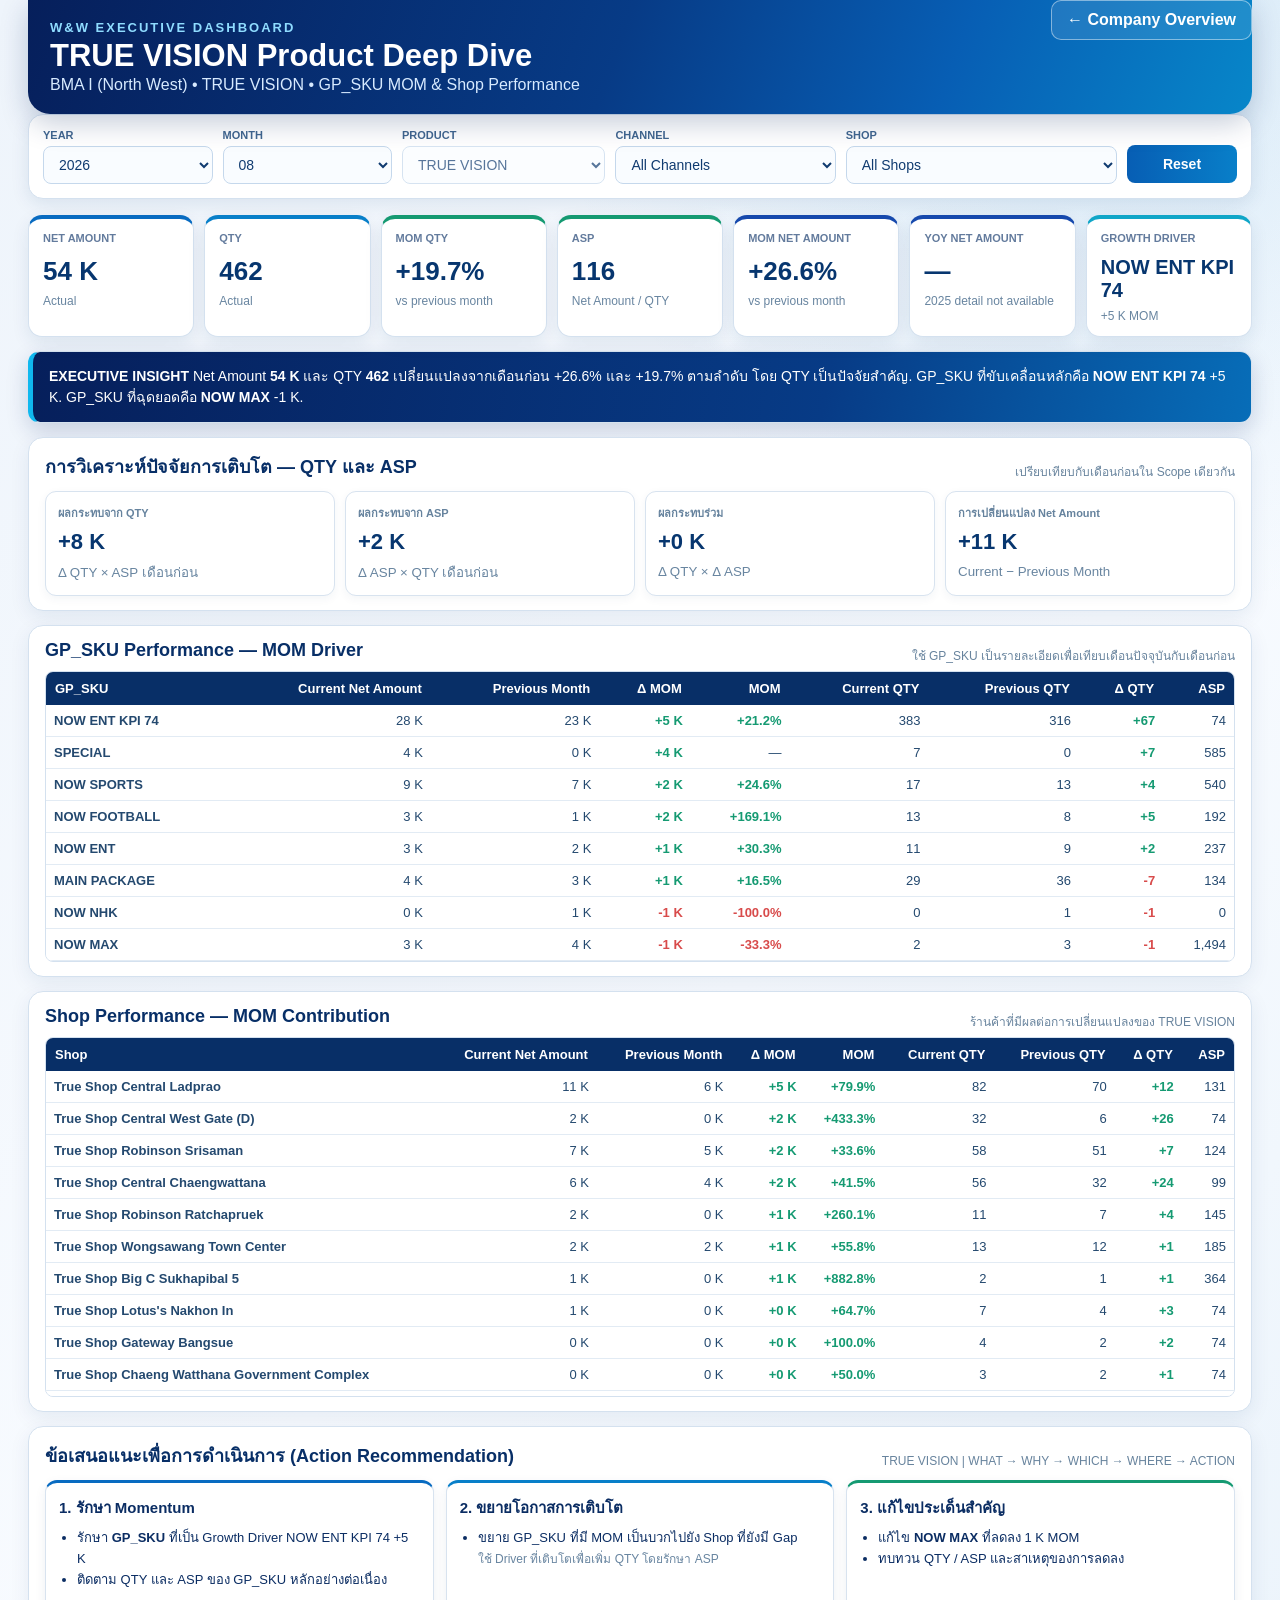
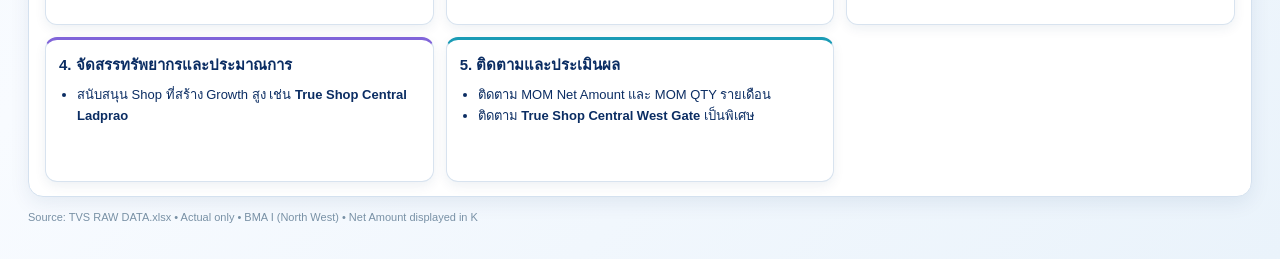
<file: tvs_deep_dive.html>
<!DOCTYPE html>
<html lang="en">
<head>
<meta charset="UTF-8">
<meta name="viewport" content="width=device-width,initial-scale=1.0">
<title>TRUE VISION Product Deep Dive</title>
<style>
*{box-sizing:border-box}body{margin:0;background:#f4f8fc;color:#123a61;font-family:Arial,"Noto Sans Thai",sans-serif}
.wrap{max-width:1500px;margin:0 auto;padding:0 28px 36px}.head{padding:10px 0 18px;position:relative}
.brand{font-size:13px;font-weight:800;letter-spacing:3px;color:#006ac6}.title{font-size:31px;font-weight:800;margin:3px 0 2px}.sub{font-size:16px;color:#55779a}
.back{position:absolute;right:0;top:0;border:1px solid #cbdced;border-radius:11px;padding:10px 15px;background:#fff;color:#0864c2;font-weight:700;text-decoration:none}
.filters{background:#fff;border:1px solid #d3e1ef;border-radius:14px;padding:14px;display:grid;grid-template-columns:1fr 1fr 1.2fr 1.3fr 1.6fr auto;gap:10px;box-shadow:0 2px 7px #00000008}
label{font-size:11px;font-weight:800;color:#577896;display:block;margin:0 0 5px}select,button{height:38px;border:1px solid #c7d9eb;border-radius:8px;background:#fff;padding:0 11px;color:#173c60;font-size:14px;width:100%}button{background:#1168d1;color:#fff;border:0;font-weight:700;cursor:pointer;margin-top:16px;width:110px}
.kpis{display:grid;grid-template-columns:repeat(7,1fr);gap:10px;margin-top:16px}.card{background:#fff;border:1px solid #d5e2ee;border-radius:14px;padding:13px 14px;min-height:108px}.lbl{font-size:11px;font-weight:800;color:#66839e}.val{font-size:26px;font-weight:800;margin-top:12px;color:#103b64}.pos{color:#00946f}.neg{color:#e33b3b}.muted{font-size:12px;color:#6885a0;margin-top:7px}
.insight,.section{background:#fff;border:1px solid #d5e2ee;border-radius:14px;margin-top:14px}.insight{padding:14px 16px;border-left:4px solid #0876d1;font-size:14px;line-height:1.5}.section{padding:14px 16px}.section h2{font-size:18px;margin:0 0 10px}.section-head{display:flex;justify-content:space-between;align-items:center}.note{font-size:12px;color:#67839d}
.whygrid{display:grid;grid-template-columns:repeat(4,1fr);gap:10px}.why{border:1px solid #d6e2ed;border-radius:11px;padding:12px}.why .v{font-size:22px;font-weight:800;margin:7px 0}.why small{color:#6885a0}
.tablewrap{max-height:360px;overflow:auto;border:1px solid #e1e8ef;border-radius:8px}.tablewrap::-webkit-scrollbar{width:9px;height:9px}.tablewrap::-webkit-scrollbar-thumb{background:#8ea1b2;border-radius:8px}table{border-collapse:collapse;width:100%;font-size:13px}th{position:sticky;top:0;background:#eaf2f9;text-align:left;padding:9px;white-space:nowrap}td{padding:8px;border-bottom:1px solid #e5edf4;white-space:nowrap}td.num,th.num{text-align:right}.actiongrid{display:grid;grid-template-columns:repeat(3,1fr);gap:12px}.action{border:1px solid #d2e0ed;border-top:3px solid #1470d1;border-radius:10px;padding:13px;min-height:145px}.action h3{font-size:15px;margin:0 0 8px}.action ul{margin:0;padding-left:18px;font-size:13px;line-height:1.6}.source{font-size:11px;color:#7890a5;margin-top:14px}
@media(max-width:1100px){.filters{grid-template-columns:repeat(3,1fr)}.kpis{grid-template-columns:repeat(4,1fr)}.actiongrid{grid-template-columns:1fr 1fr}.whygrid{grid-template-columns:1fr 1fr}}
@media(max-width:700px){.wrap{padding:0 12px 25px}.filters,.kpis,.actiongrid,.whygrid{grid-template-columns:1fr}.back{position:static;display:inline-block;margin-bottom:10px}button{width:100%}}
/* =========================================================
   W&W EXECUTIVE BLUE THEME — TRUE VISION DEEP DIVE
   ========================================================= */

body{
  background:
    radial-gradient(circle at 90% 0%,rgba(8,127,201,.12),transparent 28%),
    linear-gradient(135deg,#eef4fb,#f8fbff 55%,#eaf3fb) !important;
  color:#0b2d63 !important;
}

/* HEADER */
.head{
  background:
    linear-gradient(110deg,#061f5b 0%,#073b86 48%,#075eb4 75%,#0786c9 100%) !important;
  color:#fff !important;
  border-radius:0 0 22px 22px !important;
  box-shadow:0 10px 28px rgba(4,35,92,.22) !important;
  padding:20px 22px !important;
}

.brand{
  color:#8fdcff !important;
  letter-spacing:2px !important;
  font-weight:800 !important;
}

.title{
  color:#fff !important;
}

.sub{
  color:#d7eaff !important;
}

/* BACK BUTTON */
.back{
  color:#fff !important;
  background:rgba(255,255,255,.10) !important;
  border:1px solid rgba(255,255,255,.45) !important;
  border-radius:10px !important;
  font-weight:700 !important;
}

.back:hover{
  background:rgba(255,255,255,.20) !important;
}

/* FILTER */
.filters{
  background:#fff !important;
  border:1px solid #d4e1ef !important;
  border-radius:15px !important;
  box-shadow:0 5px 18px rgba(12,55,105,.10) !important;
}

.filters label{
  color:#41668f !important;
  font-weight:800 !important;
}

.filters select{
  background:#f9fcff !important;
  border:1px solid #c5d8ec !important;
  color:#103b70 !important;
  border-radius:8px !important;
}

.filters select:focus{
  border-color:#087fc9 !important;
  box-shadow:0 0 0 3px rgba(8,127,201,.12) !important;
}

/* RESET */
button{
  background:linear-gradient(90deg,#075eb4,#087fc9) !important;
  border-radius:8px !important;
}

/* KPI */
.kpis .card{
  background:#fff !important;
  border:1px solid #d4e1ef !important;
  border-top:4px solid #086bc1 !important;
  border-radius:14px !important;
  box-shadow:0 6px 18px rgba(12,55,105,.09) !important;
}

.kpis .card:nth-child(2){
  border-top-color:#087fc9 !important;
}

.kpis .card:nth-child(3),
.kpis .card:nth-child(4){
  border-top-color:#159a72 !important;
}

.kpis .card:nth-child(5),
.kpis .card:nth-child(6){
  border-top-color:#1649ad !important;
}

.kpis .card:nth-child(7){
  border-top-color:#10a6c8 !important;
}

.kpis .lbl{
  color:#637b9d !important;
}

.kpis .val{
  color:#07366f !important;
}

.kpis .small{
  color:#637b9d !important;
}

/* EXECUTIVE INSIGHT */
.insight{
  background:
    linear-gradient(100deg,#061f5b,#073b86 65%,#076db8) !important;
  color:#fff !important;
  border-left:5px solid #10b8ef !important;
  border-radius:12px !important;
  box-shadow:0 8px 22px rgba(4,35,92,.18) !important;
}

.insight *{
  color:#fff !important;
}

/* MAIN SECTIONS */
.section{
  background:#fff !important;
  border:1px solid #d4e1ef !important;
  border-radius:15px !important;
  box-shadow:0 6px 20px rgba(12,55,105,.08) !important;
}

.section h2{
  color:#082f67 !important;
}

/* WHY GRID */
.whygrid .why{
  background:#fff !important;
  border:1px solid #d8e3ef !important;
  box-shadow:0 3px 10px rgba(12,55,105,.05) !important;
}

.why .v{
  color:#07366f !important;
}

.why .small{
  color:#637b9d !important;
}

/* TABLE */
.tablewrap{
  border:1px solid #d4e1ef !important;
}

table{
  background:#fff !important;
}

thead th{
  background:#082f67 !important;
  color:#fff !important;
}

tbody td{
  color:#24496f !important;
  border-bottom:1px solid #e2ebf4 !important;
}

tbody tr:hover td{
  background:#eaf5ff !important;
}

/* STATUS */
.green,
.pos{
  color:#159a72 !important;
  font-weight:800 !important;
}

.red,
.neg{
  color:#d84b4b !important;
  font-weight:800 !important;
}

/* ACTION */
.actiongrid .action{
  background:#fff !important;
  border:1px solid #d8e3ef !important;
  border-top:3px solid #086bc1 !important;
  border-radius:12px !important;
  box-shadow:0 4px 12px rgba(12,55,105,.07) !important;
}

.actiongrid .action:nth-child(2){
  border-top-color:#087fc9 !important;
}

.actiongrid .action:nth-child(3){
  border-top-color:#159a72 !important;
}

.actiongrid .action:nth-child(4){
  border-top-color:#8064d9 !important;
}

.actiongrid .action:nth-child(5){
  border-top-color:#1a9bb5 !important;
}
</style>
</style>
</head>
<body>
<div class="wrap">
  <header class="head">
    <div class="brand">W&amp;W EXECUTIVE DASHBOARD</div>
    <div class="title">TRUE VISION Product Deep Dive</div>
    <div class="sub">BMA I (North West) • TRUE VISION • GP_SKU MOM &amp; Shop Performance</div>
    <a class="back" href="bma1.html">← BMA I Focus</a>
  </header>

  <div class="filters">
    <div><label>YEAR</label><select id="year"></select></div>
    <div><label>MONTH</label><select id="month"></select></div>
    <div><label>PRODUCT</label><select disabled><option>TRUE VISION</option></select></div>
    <div><label>CHANNEL</label><select id="channel"></select></div>
    <div><label>SHOP</label><select id="shop"></select></div>
    <div><button id="reset">Reset</button></div>
  </div>

  <div class="kpis" id="kpis"></div>
  <div class="insight" id="insight"></div>

  <section class="section">
    <div class="section-head"><h2>การวิเคราะห์ปัจจัยการเติบโต — QTY และ ASP</h2><span class="note">เปรียบเทียบกับเดือนก่อนใน Scope เดียวกัน</span></div>
    <div class="whygrid" id="why"></div>
  </section>

  <section class="section">
    <div class="section-head"><h2>GP_SKU Performance — MOM Driver</h2><span class="note">ใช้ GP_SKU เป็นรายละเอียดเพื่อเทียบเดือนปัจจุบันกับเดือนก่อน</span></div>
    <div class="tablewrap"><table><thead><tr>
      <th>GP_SKU</th><th class="num">Current Net Amount</th><th class="num">Previous Month</th><th class="num">Δ MOM</th><th class="num">MOM</th><th class="num">Current QTY</th><th class="num">Previous QTY</th><th class="num">Δ QTY</th><th class="num">ASP</th>
    </tr></thead><tbody id="simbody"></tbody></table></div>
  </section>

  <section class="section">
    <div class="section-head"><h2>Shop Performance — MOM Contribution</h2><span class="note">ร้านค้าที่มีผลต่อการเปลี่ยนแปลงของ TRUE VISION</span></div>
    <div class="tablewrap"><table><thead><tr>
      <th>Shop</th><th class="num">Current Net Amount</th><th class="num">Previous Month</th><th class="num">Δ MOM</th><th class="num">MOM</th><th class="num">Current QTY</th><th class="num">Previous QTY</th><th class="num">Δ QTY</th><th class="num">ASP</th>
    </tr></thead><tbody id="shopbody"></tbody></table></div>
  </section>

  <section class="section">
    <div class="section-head"><h2>ข้อเสนอแนะเพื่อการดำเนินการ (Action Recommendation)</h2><span class="note">TRUE VISION | WHAT → WHY → WHICH → WHERE → ACTION</span></div>
    <div class="actiongrid" id="actions"></div>
  </section>
  <div class="source">Source: TVS RAW DATA.xlsx • Actual only • BMA I (North West) • Net Amount displayed in K</div>
</div>

<script>
const DATA = [{"YEAR":2026,"MONTH":1,"CHANNEL":"True Shop Lotus","SHOP_NAME":"True Shop Lotus's Ladprao","GP_SKU":"NOW ENT KPI 74","QTY":2,"NET_AMOUNT":148.0},{"YEAR":2026,"MONTH":1,"CHANNEL":"True Shop Lotus","SHOP_NAME":"True Shop Lotus's Tiwanon","GP_SKU":"NOW ENT KPI 74","QTY":2,"NET_AMOUNT":148.0},{"YEAR":2026,"MONTH":1,"CHANNEL":"True Shop Matching","SHOP_NAME":"True Shop Central Chaengwattana","GP_SKU":"NOW ENT","QTY":3,"NET_AMOUNT":744.86},{"YEAR":2026,"MONTH":1,"CHANNEL":"True Shop Matching","SHOP_NAME":"True Shop Central Chaengwattana","GP_SKU":"NOW ENT KPI 74","QTY":30,"NET_AMOUNT":2220.0},{"YEAR":2026,"MONTH":1,"CHANNEL":"True Shop Matching","SHOP_NAME":"True Shop Central Chaengwattana","GP_SKU":"NOW FOOTBALL","QTY":2,"NET_AMOUNT":371.96},{"YEAR":2026,"MONTH":1,"CHANNEL":"True Shop Matching","SHOP_NAME":"True Shop Central Chaengwattana","GP_SKU":"NOW MAX","QTY":2,"NET_AMOUNT":2988.78},{"YEAR":2026,"MONTH":1,"CHANNEL":"True Shop Matching","SHOP_NAME":"True Shop Central Chaengwattana","GP_SKU":"NOW SPORTS","QTY":2,"NET_AMOUNT":1119.63},{"YEAR":2026,"MONTH":1,"CHANNEL":"True Shop Matching","SHOP_NAME":"True Shop Central Ladprao","GP_SKU":"NOW ENT","QTY":7,"NET_AMOUNT":1675.7},{"YEAR":2026,"MONTH":1,"CHANNEL":"True Shop Matching","SHOP_NAME":"True Shop Central Ladprao","GP_SKU":"NOW ENT KPI 74","QTY":46,"NET_AMOUNT":3404.0},{"YEAR":2026,"MONTH":1,"CHANNEL":"True Shop Matching","SHOP_NAME":"True Shop Central Ladprao","GP_SKU":"NOW FOOTBALL","QTY":2,"NET_AMOUNT":371.96},{"YEAR":2026,"MONTH":1,"CHANNEL":"True Shop Matching","SHOP_NAME":"True Shop Central Ladprao","GP_SKU":"NOW MAX","QTY":3,"NET_AMOUNT":4483.17},{"YEAR":2026,"MONTH":1,"CHANNEL":"True Shop Matching","SHOP_NAME":"True Shop Central Ladprao","GP_SKU":"NOW SPORTS","QTY":8,"NET_AMOUNT":4852.34},{"YEAR":2026,"MONTH":1,"CHANNEL":"True Shop Matching","SHOP_NAME":"True Shop Central West Gate","GP_SKU":"NOW ENT","QTY":4,"NET_AMOUNT":557.0},{"YEAR":2026,"MONTH":1,"CHANNEL":"True Shop Matching","SHOP_NAME":"True Shop Central West Gate","GP_SKU":"NOW ENT KPI 74","QTY":61,"NET_AMOUNT":4514.0},{"YEAR":2026,"MONTH":1,"CHANNEL":"True Shop Matching","SHOP_NAME":"True Shop Central West Gate","GP_SKU":"NOW MAX","QTY":1,"NET_AMOUNT":1494.39},{"YEAR":2026,"MONTH":1,"CHANNEL":"True Shop Matching","SHOP_NAME":"True Shop Central West Gate","GP_SKU":"NOW SPORTS","QTY":4,"NET_AMOUNT":2239.26},{"YEAR":2026,"MONTH":1,"CHANNEL":"True Shop Matching","SHOP_NAME":"True Shop Central Westville","GP_SKU":"NOW ENT","QTY":2,"NET_AMOUNT":371.96},{"YEAR":2026,"MONTH":1,"CHANNEL":"True Shop Matching","SHOP_NAME":"True Shop Central Westville","GP_SKU":"NOW ENT KPI 74","QTY":15,"NET_AMOUNT":1110.0},{"YEAR":2026,"MONTH":1,"CHANNEL":"True Shop Matching","SHOP_NAME":"True Shop Central Westville","GP_SKU":"NOW MAX","QTY":2,"NET_AMOUNT":2988.78},{"YEAR":2026,"MONTH":1,"CHANNEL":"True Shop Matching","SHOP_NAME":"True Shop Central Westville","GP_SKU":"NOW SPORTS","QTY":1,"NET_AMOUNT":653.27},{"YEAR":2026,"MONTH":1,"CHANNEL":"True Shop Matching","SHOP_NAME":"True Shop Robinson Srisaman","GP_SKU":"NOW DOC","QTY":1,"NET_AMOUNT":92.52},{"YEAR":2026,"MONTH":1,"CHANNEL":"True Shop Matching","SHOP_NAME":"True Shop Robinson Srisaman","GP_SKU":"NOW ENT","QTY":32,"NET_AMOUNT":4175.62},{"YEAR":2026,"MONTH":1,"CHANNEL":"True Shop Matching","SHOP_NAME":"True Shop Robinson Srisaman","GP_SKU":"NOW ENT KPI 74","QTY":48,"NET_AMOUNT":3552.0},{"YEAR":2026,"MONTH":1,"CHANNEL":"True Shop Matching","SHOP_NAME":"True Shop Robinson Srisaman","GP_SKU":"NOW MAX","QTY":2,"NET_AMOUNT":2988.78},{"YEAR":2026,"MONTH":1,"CHANNEL":"True Shop Matching","SHOP_NAME":"True Shop Robinson Srisaman","GP_SKU":"NOW SPORTS","QTY":5,"NET_AMOUNT":2892.5299999999997},{"YEAR":2026,"MONTH":1,"CHANNEL":"True Shop Matching","SHOP_NAME":"True Shop The Mall Ngamwongwan 3Fl.","GP_SKU":"NOW ENT","QTY":4,"NET_AMOUNT":1024.3},{"YEAR":2026,"MONTH":1,"CHANNEL":"True Shop Matching","SHOP_NAME":"True Shop The Mall Ngamwongwan 3Fl.","GP_SKU":"NOW ENT KPI 74","QTY":48,"NET_AMOUNT":3552.0},{"YEAR":2026,"MONTH":1,"CHANNEL":"True Shop Matching","SHOP_NAME":"True Shop The Mall Ngamwongwan 3Fl.","GP_SKU":"NOW SPORTS","QTY":5,"NET_AMOUNT":3266.35},{"YEAR":2026,"MONTH":1,"CHANNEL":"True Shop Non Matching","SHOP_NAME":"True Shop Big C Chaengwattana","GP_SKU":"NOW ENT","QTY":2,"NET_AMOUNT":185.04},{"YEAR":2026,"MONTH":1,"CHANNEL":"True Shop Non Matching","SHOP_NAME":"True Shop Big C Chaengwattana","GP_SKU":"NOW ENT KPI 74","QTY":11,"NET_AMOUNT":814.0},{"YEAR":2026,"MONTH":1,"CHANNEL":"True Shop Non Matching","SHOP_NAME":"True Shop Big C Sainoi Nonthaburi","GP_SKU":"NOW ENT","QTY":1,"NET_AMOUNT":92.52},{"YEAR":2026,"MONTH":1,"CHANNEL":"True Shop Non Matching","SHOP_NAME":"True Shop Big C Sainoi Nonthaburi","GP_SKU":"NOW ENT KPI 74","QTY":1,"NET_AMOUNT":74.0},{"YEAR":2026,"MONTH":1,"CHANNEL":"True Shop Non Matching","SHOP_NAME":"True Shop Big C Sukhapibal 5","GP_SKU":"NOW ENT KPI 74","QTY":4,"NET_AMOUNT":296.0},{"YEAR":2026,"MONTH":1,"CHANNEL":"True Shop Non Matching","SHOP_NAME":"True Shop Central Plaza Ramindra 1FL.","GP_SKU":"NOW ENT","QTY":2,"NET_AMOUNT":185.04},{"YEAR":2026,"MONTH":1,"CHANNEL":"True Shop Non Matching","SHOP_NAME":"True Shop Central Plaza Ramindra 1FL.","GP_SKU":"NOW ENT KPI 74","QTY":14,"NET_AMOUNT":1036.0},{"YEAR":2026,"MONTH":1,"CHANNEL":"True Shop Non Matching","SHOP_NAME":"True Shop Central Plaza Ramindra 1FL.","GP_SKU":"NOW KIDS","QTY":1,"NET_AMOUNT":92.52},{"YEAR":2026,"MONTH":1,"CHANNEL":"True Shop Non Matching","SHOP_NAME":"True Shop Chaeng Watthana Government Complex","GP_SKU":"NOW ENT KPI 74","QTY":1,"NET_AMOUNT":74.0},{"YEAR":2026,"MONTH":1,"CHANNEL":"True Shop Non Matching","SHOP_NAME":"True Shop Gateway Bangsue","GP_SKU":"NOW ENT KPI 74","QTY":3,"NET_AMOUNT":222.0},{"YEAR":2026,"MONTH":1,"CHANNEL":"True Shop Non Matching","SHOP_NAME":"True Shop Lotus's Nakhon In","GP_SKU":"NOW ENT","QTY":1,"NET_AMOUNT":92.52},{"YEAR":2026,"MONTH":1,"CHANNEL":"True Shop Non Matching","SHOP_NAME":"True Shop Lotus's Nakhon In","GP_SKU":"NOW ENT KPI 74","QTY":2,"NET_AMOUNT":148.0},{"YEAR":2026,"MONTH":1,"CHANNEL":"True Shop Non Matching","SHOP_NAME":"True Shop Robinson Ratchapruek","GP_SKU":"NOW ENT","QTY":1,"NET_AMOUNT":279.44},{"YEAR":2026,"MONTH":1,"CHANNEL":"True Shop Non Matching","SHOP_NAME":"True Shop Robinson Ratchapruek","GP_SKU":"NOW ENT KPI 74","QTY":14,"NET_AMOUNT":1036.0},{"YEAR":2026,"MONTH":1,"CHANNEL":"True Shop Non Matching","SHOP_NAME":"True Shop Robinson Ratchapruek","GP_SKU":"NOW SPORTS","QTY":1,"NET_AMOUNT":466.36},{"YEAR":2026,"MONTH":1,"CHANNEL":"True Shop Non Matching","SHOP_NAME":"True Shop Wongsawang Town Center","GP_SKU":"NOW ENT","QTY":1,"NET_AMOUNT":614.77},{"YEAR":2026,"MONTH":1,"CHANNEL":"True Shop Non Matching","SHOP_NAME":"True Shop Wongsawang Town Center","GP_SKU":"NOW ENT KPI 74","QTY":29,"NET_AMOUNT":2146.0},{"YEAR":2026,"MONTH":1,"CHANNEL":"True Shop Non Matching","SHOP_NAME":"True Shop Wongsawang Town Center","GP_SKU":"NOW MAX","QTY":1,"NET_AMOUNT":1494.39},{"YEAR":2026,"MONTH":2,"CHANNEL":"True Shop Lotus","SHOP_NAME":"True Shop Lotus's Ladprao","GP_SKU":"NOW ENT KPI 74","QTY":3,"NET_AMOUNT":222.0},{"YEAR":2026,"MONTH":2,"CHANNEL":"True Shop Lotus","SHOP_NAME":"True Shop Lotus's Tiwanon","GP_SKU":"NOW ENT KPI 74","QTY":2,"NET_AMOUNT":148.0},{"YEAR":2026,"MONTH":2,"CHANNEL":"True Shop Matching","SHOP_NAME":"True Shop Central Chaengwattana","GP_SKU":"NOW ENT KPI 74","QTY":59,"NET_AMOUNT":4366.0},{"YEAR":2026,"MONTH":2,"CHANNEL":"True Shop Matching","SHOP_NAME":"True Shop Central Chaengwattana","GP_SKU":"NOW FOOTBALL","QTY":1,"NET_AMOUNT":242.06},{"YEAR":2026,"MONTH":2,"CHANNEL":"True Shop Matching","SHOP_NAME":"True Shop Central Chaengwattana","GP_SKU":"NOW SPORTS","QTY":3,"NET_AMOUNT":1585.99},{"YEAR":2026,"MONTH":2,"CHANNEL":"True Shop Matching","SHOP_NAME":"True Shop Central Ladprao","GP_SKU":"NOW ENT","QTY":4,"NET_AMOUNT":837.38},{"YEAR":2026,"MONTH":2,"CHANNEL":"True Shop Matching","SHOP_NAME":"True Shop Central Ladprao","GP_SKU":"NOW ENT KPI 74","QTY":69,"NET_AMOUNT":5106.0},{"YEAR":2026,"MONTH":2,"CHANNEL":"True Shop Matching","SHOP_NAME":"True Shop Central Ladprao","GP_SKU":"NOW FOOTBALL","QTY":5,"NET_AMOUNT":929.9},{"YEAR":2026,"MONTH":2,"CHANNEL":"True Shop Matching","SHOP_NAME":"True Shop Central Ladprao","GP_SKU":"NOW MAX","QTY":4,"NET_AMOUNT":4949.530000000001},{"YEAR":2026,"MONTH":2,"CHANNEL":"True Shop Matching","SHOP_NAME":"True Shop Central Ladprao","GP_SKU":"NOW SPORTS","QTY":9,"NET_AMOUNT":4944.88},{"YEAR":2026,"MONTH":2,"CHANNEL":"True Shop Matching","SHOP_NAME":"True Shop Central West Gate","GP_SKU":"NOW ENT","QTY":5,"NET_AMOUNT":929.9},{"YEAR":2026,"MONTH":2,"CHANNEL":"True Shop Matching","SHOP_NAME":"True Shop Central West Gate","GP_SKU":"NOW ENT KPI 74","QTY":106,"NET_AMOUNT":7844.0},{"YEAR":2026,"MONTH":2,"CHANNEL":"True Shop Matching","SHOP_NAME":"True Shop Central West Gate","GP_SKU":"NOW FOOTBALL","QTY":6,"NET_AMOUNT":1685.98},{"YEAR":2026,"MONTH":2,"CHANNEL":"True Shop Matching","SHOP_NAME":"True Shop Central West Gate","GP_SKU":"NOW KIDS","QTY":1,"NET_AMOUNT":1494.39},{"YEAR":2026,"MONTH":2,"CHANNEL":"True Shop Matching","SHOP_NAME":"True Shop Central West Gate","GP_SKU":"NOW SPORTS","QTY":5,"NET_AMOUNT":2892.5299999999997},{"YEAR":2026,"MONTH":2,"CHANNEL":"True Shop Matching","SHOP_NAME":"True Shop Central Westville","GP_SKU":"NOW ENT","QTY":1,"NET_AMOUNT":92.52},{"YEAR":2026,"MONTH":2,"CHANNEL":"True Shop Matching","SHOP_NAME":"True Shop Central Westville","GP_SKU":"NOW ENT KPI 74","QTY":25,"NET_AMOUNT":1850.0},{"YEAR":2026,"MONTH":2,"CHANNEL":"True Shop Matching","SHOP_NAME":"True Shop Central Westville","GP_SKU":"NOW FOOTBALL","QTY":1,"NET_AMOUNT":185.98},{"YEAR":2026,"MONTH":2,"CHANNEL":"True Shop Matching","SHOP_NAME":"True Shop Central Westville","GP_SKU":"NOW KIDS","QTY":1,"NET_AMOUNT":92.52},{"YEAR":2026,"MONTH":2,"CHANNEL":"True Shop Matching","SHOP_NAME":"True Shop Central Westville","GP_SKU":"NOW MAX","QTY":2,"NET_AMOUNT":2988.78},{"YEAR":2026,"MONTH":2,"CHANNEL":"True Shop Matching","SHOP_NAME":"True Shop Central Westville","GP_SKU":"NOW SPORTS","QTY":3,"NET_AMOUNT":1585.99},{"YEAR":2026,"MONTH":2,"CHANNEL":"True Shop Matching","SHOP_NAME":"True Shop Robinson Srisaman","GP_SKU":"NOW BALL THAI","QTY":1,"NET_AMOUNT":92.52},{"YEAR":2026,"MONTH":2,"CHANNEL":"True Shop Matching","SHOP_NAME":"True Shop Robinson Srisaman","GP_SKU":"NOW ENT","QTY":20,"NET_AMOUNT":3485.95},{"YEAR":2026,"MONTH":2,"CHANNEL":"True Shop Matching","SHOP_NAME":"True Shop Robinson Srisaman","GP_SKU":"NOW ENT KPI 74","QTY":62,"NET_AMOUNT":4588.0},{"YEAR":2026,"MONTH":2,"CHANNEL":"True Shop Matching","SHOP_NAME":"True Shop Robinson Srisaman","GP_SKU":"NOW FOOTBALL","QTY":1,"NET_AMOUNT":185.98},{"YEAR":2026,"MONTH":2,"CHANNEL":"True Shop Matching","SHOP_NAME":"True Shop Robinson Srisaman","GP_SKU":"NOW SPORTS","QTY":4,"NET_AMOUNT":2426.17},{"YEAR":2026,"MONTH":2,"CHANNEL":"True Shop Matching","SHOP_NAME":"True Shop The Mall Ngamwongwan 3Fl.","GP_SKU":"NOW ENT","QTY":1,"NET_AMOUNT":92.52},{"YEAR":2026,"MONTH":2,"CHANNEL":"True Shop Matching","SHOP_NAME":"True Shop The Mall Ngamwongwan 3Fl.","GP_SKU":"NOW ENT KPI 74","QTY":58,"NET_AMOUNT":4292.0},{"YEAR":2026,"MONTH":2,"CHANNEL":"True Shop Matching","SHOP_NAME":"True Shop The Mall Ngamwongwan 3Fl.","GP_SKU":"NOW FOOTBALL","QTY":1,"NET_AMOUNT":185.98},{"YEAR":2026,"MONTH":2,"CHANNEL":"True Shop Matching","SHOP_NAME":"True Shop The Mall Ngamwongwan 3Fl.","GP_SKU":"NOW MAX","QTY":2,"NET_AMOUNT":2988.78},{"YEAR":2026,"MONTH":2,"CHANNEL":"True Shop Matching","SHOP_NAME":"True Shop The Mall Ngamwongwan 3Fl.","GP_SKU":"NOW SPORTS","QTY":8,"NET_AMOUNT":4478.52},{"YEAR":2026,"MONTH":2,"CHANNEL":"True Shop Non Matching","SHOP_NAME":"True Shop Big C Chaengwattana","GP_SKU":"NOW ENT","QTY":1,"NET_AMOUNT":92.52},{"YEAR":2026,"MONTH":2,"CHANNEL":"True Shop Non Matching","SHOP_NAME":"True Shop Big C Chaengwattana","GP_SKU":"NOW ENT KPI 74","QTY":8,"NET_AMOUNT":592.0},{"YEAR":2026,"MONTH":2,"CHANNEL":"True Shop Non Matching","SHOP_NAME":"True Shop Big C Chaengwattana","GP_SKU":"NOW FOOTBALL","QTY":1,"NET_AMOUNT":185.98},{"YEAR":2026,"MONTH":2,"CHANNEL":"True Shop Non Matching","SHOP_NAME":"True Shop Big C Sainoi Nonthaburi","GP_SKU":"NOW ENT","QTY":2,"NET_AMOUNT":185.04},{"YEAR":2026,"MONTH":2,"CHANNEL":"True Shop Non Matching","SHOP_NAME":"True Shop Big C Sainoi Nonthaburi","GP_SKU":"NOW ENT KPI 74","QTY":5,"NET_AMOUNT":370.0},{"YEAR":2026,"MONTH":2,"CHANNEL":"True Shop Non Matching","SHOP_NAME":"True Shop Big C Sukhapibal 5","GP_SKU":"NOW ENT KPI 74","QTY":5,"NET_AMOUNT":370.0},{"YEAR":2026,"MONTH":2,"CHANNEL":"True Shop Non Matching","SHOP_NAME":"True Shop Central Plaza Ramindra 1FL.","GP_SKU":"NOW ENT","QTY":2,"NET_AMOUNT":558.88},{"YEAR":2026,"MONTH":2,"CHANNEL":"True Shop Non Matching","SHOP_NAME":"True Shop Central Plaza Ramindra 1FL.","GP_SKU":"NOW ENT KPI 74","QTY":22,"NET_AMOUNT":1628.0},{"YEAR":2026,"MONTH":2,"CHANNEL":"True Shop Non Matching","SHOP_NAME":"True Shop Central Plaza Ramindra 1FL.","GP_SKU":"NOW MAX","QTY":1,"NET_AMOUNT":1494.39},{"YEAR":2026,"MONTH":2,"CHANNEL":"True Shop Non Matching","SHOP_NAME":"True Shop Central Plaza Ramindra 1FL.","GP_SKU":"NOW SPORTS","QTY":4,"NET_AMOUNT":2426.17},{"YEAR":2026,"MONTH":2,"CHANNEL":"True Shop Non Matching","SHOP_NAME":"True Shop Chaeng Watthana Government Complex","GP_SKU":"NOW ENT KPI 74","QTY":3,"NET_AMOUNT":222.0},{"YEAR":2026,"MONTH":2,"CHANNEL":"True Shop Non Matching","SHOP_NAME":"True Shop Gateway Bangsue","GP_SKU":"NOW ENT KPI 74","QTY":4,"NET_AMOUNT":296.0},{"YEAR":2026,"MONTH":2,"CHANNEL":"True Shop Non Matching","SHOP_NAME":"True Shop Lotus's Nakhon In","GP_SKU":"NOW ENT","QTY":2,"NET_AMOUNT":185.04},{"YEAR":2026,"MONTH":2,"CHANNEL":"True Shop Non Matching","SHOP_NAME":"True Shop Lotus's Nakhon In","GP_SKU":"NOW ENT KPI 74","QTY":8,"NET_AMOUNT":592.0},{"YEAR":2026,"MONTH":2,"CHANNEL":"True Shop Non Matching","SHOP_NAME":"True Shop Robinson Ratchapruek","GP_SKU":"NOW ENT","QTY":2,"NET_AMOUNT":418.69},{"YEAR":2026,"MONTH":2,"CHANNEL":"True Shop Non Matching","SHOP_NAME":"True Shop Robinson Ratchapruek","GP_SKU":"NOW ENT KPI 74","QTY":14,"NET_AMOUNT":1036.0},{"YEAR":2026,"MONTH":2,"CHANNEL":"True Shop Non Matching","SHOP_NAME":"True Shop Robinson Ratchapruek","GP_SKU":"NOW SPORTS","QTY":1,"NET_AMOUNT":653.27},{"YEAR":2026,"MONTH":2,"CHANNEL":"True Shop Non Matching","SHOP_NAME":"True Shop Wongsawang Town Center","GP_SKU":"NOW ENT","QTY":1,"NET_AMOUNT":92.52},{"YEAR":2026,"MONTH":2,"CHANNEL":"True Shop Non Matching","SHOP_NAME":"True Shop Wongsawang Town Center","GP_SKU":"NOW ENT KPI 74","QTY":31,"NET_AMOUNT":2294.0},{"YEAR":2026,"MONTH":2,"CHANNEL":"True Shop Non Matching","SHOP_NAME":"True Shop Wongsawang Town Center","GP_SKU":"NOW SPORTS","QTY":2,"NET_AMOUNT":1119.63},{"YEAR":2026,"MONTH":3,"CHANNEL":"True Shop Lotus","SHOP_NAME":"True Shop Lotus's Ladprao","GP_SKU":"NOW ENT KPI 74","QTY":4,"NET_AMOUNT":296.0},{"YEAR":2026,"MONTH":3,"CHANNEL":"True Shop Lotus","SHOP_NAME":"True Shop Lotus's Tiwanon","GP_SKU":"NOW ENT KPI 74","QTY":3,"NET_AMOUNT":222.0},{"YEAR":2026,"MONTH":3,"CHANNEL":"True Shop Matching","SHOP_NAME":"True Shop Central Chaengwattana","GP_SKU":"NOW ENT","QTY":2,"NET_AMOUNT":465.41999999999996},{"YEAR":2026,"MONTH":3,"CHANNEL":"True Shop Matching","SHOP_NAME":"True Shop Central Chaengwattana","GP_SKU":"NOW ENT KPI 74","QTY":35,"NET_AMOUNT":2590.0},{"YEAR":2026,"MONTH":3,"CHANNEL":"True Shop Matching","SHOP_NAME":"True Shop Central Chaengwattana","GP_SKU":"NOW MAX","QTY":3,"NET_AMOUNT":3099.9900000000002},{"YEAR":2026,"MONTH":3,"CHANNEL":"True Shop Matching","SHOP_NAME":"True Shop Central Chaengwattana","GP_SKU":"NOW SPORTS","QTY":2,"NET_AMOUNT":1119.63},{"YEAR":2026,"MONTH":3,"CHANNEL":"True Shop Matching","SHOP_NAME":"True Shop Central Ladprao","GP_SKU":"NOW ENT","QTY":6,"NET_AMOUNT":1302.8},{"YEAR":2026,"MONTH":3,"CHANNEL":"True Shop Matching","SHOP_NAME":"True Shop Central Ladprao","GP_SKU":"NOW ENT KPI 74","QTY":102,"NET_AMOUNT":7548.0},{"YEAR":2026,"MONTH":3,"CHANNEL":"True Shop Matching","SHOP_NAME":"True Shop Central Ladprao","GP_SKU":"NOW FOOTBALL","QTY":5,"NET_AMOUNT":977.25},{"YEAR":2026,"MONTH":3,"CHANNEL":"True Shop Matching","SHOP_NAME":"True Shop Central Ladprao","GP_SKU":"NOW MAX","QTY":2,"NET_AMOUNT":1680.3700000000001},{"YEAR":2026,"MONTH":3,"CHANNEL":"True Shop Matching","SHOP_NAME":"True Shop Central Ladprao","GP_SKU":"NOW SPORTS","QTY":7,"NET_AMOUNT":3397.83},{"YEAR":2026,"MONTH":3,"CHANNEL":"True Shop Matching","SHOP_NAME":"True Shop Central West Gate","GP_SKU":"NOW ENT","QTY":5,"NET_AMOUNT":742.98},{"YEAR":2026,"MONTH":3,"CHANNEL":"True Shop Matching","SHOP_NAME":"True Shop Central West Gate","GP_SKU":"NOW ENT KPI 74","QTY":125,"NET_AMOUNT":9250.0},{"YEAR":2026,"MONTH":3,"CHANNEL":"True Shop Matching","SHOP_NAME":"True Shop Central West Gate","GP_SKU":"NOW FOOTBALL","QTY":3,"NET_AMOUNT":661.37},{"YEAR":2026,"MONTH":3,"CHANNEL":"True Shop Matching","SHOP_NAME":"True Shop Central West Gate","GP_SKU":"NOW MAX","QTY":2,"NET_AMOUNT":2988.78},{"YEAR":2026,"MONTH":3,"CHANNEL":"True Shop Matching","SHOP_NAME":"True Shop Central West Gate","GP_SKU":"NOW SPORTS","QTY":7,"NET_AMOUNT":3264.52},{"YEAR":2026,"MONTH":3,"CHANNEL":"True Shop Matching","SHOP_NAME":"True Shop Central Westville","GP_SKU":"NOW ENT","QTY":1,"NET_AMOUNT":279.44},{"YEAR":2026,"MONTH":3,"CHANNEL":"True Shop Matching","SHOP_NAME":"True Shop Central Westville","GP_SKU":"NOW ENT KPI 74","QTY":33,"NET_AMOUNT":2442.0},{"YEAR":2026,"MONTH":3,"CHANNEL":"True Shop Matching","SHOP_NAME":"True Shop Central Westville","GP_SKU":"NOW FOOTBALL","QTY":1,"NET_AMOUNT":185.98},{"YEAR":2026,"MONTH":3,"CHANNEL":"True Shop Matching","SHOP_NAME":"True Shop Central Westville","GP_SKU":"NOW SPORTS","QTY":3,"NET_AMOUNT":1399.08},{"YEAR":2026,"MONTH":3,"CHANNEL":"True Shop Matching","SHOP_NAME":"True Shop Robinson Srisaman","GP_SKU":"NOW ENT","QTY":18,"NET_AMOUNT":5123.35},{"YEAR":2026,"MONTH":3,"CHANNEL":"True Shop Matching","SHOP_NAME":"True Shop Robinson Srisaman","GP_SKU":"NOW ENT KPI 74","QTY":33,"NET_AMOUNT":2442.0},{"YEAR":2026,"MONTH":3,"CHANNEL":"True Shop Matching","SHOP_NAME":"True Shop Robinson Srisaman","GP_SKU":"NOW FOOTBALL","QTY":2,"NET_AMOUNT":371.96},{"YEAR":2026,"MONTH":3,"CHANNEL":"True Shop Matching","SHOP_NAME":"True Shop Robinson Srisaman","GP_SKU":"NOW MAX","QTY":1,"NET_AMOUNT":1494.39},{"YEAR":2026,"MONTH":3,"CHANNEL":"True Shop Matching","SHOP_NAME":"True Shop Robinson Srisaman","GP_SKU":"NOW SPORTS","QTY":8,"NET_AMOUNT":4104.7},{"YEAR":2026,"MONTH":3,"CHANNEL":"True Shop Matching","SHOP_NAME":"True Shop The Mall Ngamwongwan 3Fl.","GP_SKU":"NOW ENT","QTY":5,"NET_AMOUNT":1194.78},{"YEAR":2026,"MONTH":3,"CHANNEL":"True Shop Matching","SHOP_NAME":"True Shop The Mall Ngamwongwan 3Fl.","GP_SKU":"NOW ENT KPI 74","QTY":42,"NET_AMOUNT":3108.0},{"YEAR":2026,"MONTH":3,"CHANNEL":"True Shop Matching","SHOP_NAME":"True Shop The Mall Ngamwongwan 3Fl.","GP_SKU":"NOW FOOTBALL","QTY":2,"NET_AMOUNT":428.03999999999996},{"YEAR":2026,"MONTH":3,"CHANNEL":"True Shop Matching","SHOP_NAME":"True Shop The Mall Ngamwongwan 3Fl.","GP_SKU":"NOW MAX","QTY":2,"NET_AMOUNT":2988.78},{"YEAR":2026,"MONTH":3,"CHANNEL":"True Shop Matching","SHOP_NAME":"True Shop The Mall Ngamwongwan 3Fl.","GP_SKU":"NOW SPORTS","QTY":6,"NET_AMOUNT":4938.32},{"YEAR":2026,"MONTH":3,"CHANNEL":"True Shop Non Matching","SHOP_NAME":"True Shop Big C Chaengwattana","GP_SKU":"NOW ENT","QTY":1,"NET_AMOUNT":185.98},{"YEAR":2026,"MONTH":3,"CHANNEL":"True Shop Non Matching","SHOP_NAME":"True Shop Big C Chaengwattana","GP_SKU":"NOW ENT KPI 74","QTY":10,"NET_AMOUNT":740.0},{"YEAR":2026,"MONTH":3,"CHANNEL":"True Shop Non Matching","SHOP_NAME":"True Shop Big C Chaengwattana","GP_SKU":"NOW FOOTBALL","QTY":1,"NET_AMOUNT":242.06},{"YEAR":2026,"MONTH":3,"CHANNEL":"True Shop Non Matching","SHOP_NAME":"True Shop Big C Chaengwattana","GP_SKU":"NOW SPORTS","QTY":1,"NET_AMOUNT":653.27},{"YEAR":2026,"MONTH":3,"CHANNEL":"True Shop Non Matching","SHOP_NAME":"True Shop Big C Sainoi Nonthaburi","GP_SKU":"NOW ENT KPI 74","QTY":2,"NET_AMOUNT":148.0},{"YEAR":2026,"MONTH":3,"CHANNEL":"True Shop Non Matching","SHOP_NAME":"True Shop Big C Sukhapibal 5","GP_SKU":"NOW ENT KPI 74","QTY":3,"NET_AMOUNT":222.0},{"YEAR":2026,"MONTH":3,"CHANNEL":"True Shop Non Matching","SHOP_NAME":"True Shop Central Plaza Ramindra 1FL.","GP_SKU":"NOW ENT","QTY":1,"NET_AMOUNT":92.52},{"YEAR":2026,"MONTH":3,"CHANNEL":"True Shop Non Matching","SHOP_NAME":"True Shop Central Plaza Ramindra 1FL.","GP_SKU":"NOW ENT KPI 74","QTY":33,"NET_AMOUNT":2442.0},{"YEAR":2026,"MONTH":3,"CHANNEL":"True Shop Non Matching","SHOP_NAME":"True Shop Central Plaza Ramindra 1FL.","GP_SKU":"NOW MAX","QTY":2,"NET_AMOUNT":2988.78},{"YEAR":2026,"MONTH":3,"CHANNEL":"True Shop Non Matching","SHOP_NAME":"True Shop Central Plaza Ramindra 1FL.","GP_SKU":"NOW SPORTS","QTY":1,"NET_AMOUNT":92.52},{"YEAR":2026,"MONTH":3,"CHANNEL":"True Shop Non Matching","SHOP_NAME":"True Shop Chaeng Watthana Government Complex","GP_SKU":"NOW ENT KPI 74","QTY":4,"NET_AMOUNT":296.0},{"YEAR":2026,"MONTH":3,"CHANNEL":"True Shop Non Matching","SHOP_NAME":"True Shop Chaeng Watthana Government Complex","GP_SKU":"NOW MAX","QTY":1,"NET_AMOUNT":1494.39},{"YEAR":2026,"MONTH":3,"CHANNEL":"True Shop Non Matching","SHOP_NAME":"True Shop Gateway Bangsue","GP_SKU":"NOW ENT","QTY":1,"NET_AMOUNT":92.52},{"YEAR":2026,"MONTH":3,"CHANNEL":"True Shop Non Matching","SHOP_NAME":"True Shop Gateway Bangsue","GP_SKU":"NOW ENT KPI 74","QTY":4,"NET_AMOUNT":296.0},{"YEAR":2026,"MONTH":3,"CHANNEL":"True Shop Non Matching","SHOP_NAME":"True Shop Lotus's Nakhon In","GP_SKU":"NOW ENT","QTY":4,"NET_AMOUNT":743.92},{"YEAR":2026,"MONTH":3,"CHANNEL":"True Shop Non Matching","SHOP_NAME":"True Shop Lotus's Nakhon In","GP_SKU":"NOW ENT KPI 74","QTY":3,"NET_AMOUNT":222.0},{"YEAR":2026,"MONTH":3,"CHANNEL":"True Shop Non Matching","SHOP_NAME":"True Shop Robinson Ratchapruek","GP_SKU":"NOW ENT KPI 74","QTY":19,"NET_AMOUNT":1406.0},{"YEAR":2026,"MONTH":3,"CHANNEL":"True Shop Non Matching","SHOP_NAME":"True Shop Robinson Ratchapruek","GP_SKU":"NOW MAX","QTY":1,"NET_AMOUNT":1494.39},{"YEAR":2026,"MONTH":3,"CHANNEL":"True Shop Non Matching","SHOP_NAME":"True Shop Robinson Ratchapruek","GP_SKU":"NOW SPORTS","QTY":1,"NET_AMOUNT":653.27},{"YEAR":2026,"MONTH":3,"CHANNEL":"True Shop Non Matching","SHOP_NAME":"True Shop Wongsawang Town Center","GP_SKU":"NOW ENT","QTY":4,"NET_AMOUNT":1304.67},{"YEAR":2026,"MONTH":3,"CHANNEL":"True Shop Non Matching","SHOP_NAME":"True Shop Wongsawang Town Center","GP_SKU":"NOW ENT KPI 74","QTY":26,"NET_AMOUNT":1924.0},{"YEAR":2026,"MONTH":3,"CHANNEL":"True Shop Non Matching","SHOP_NAME":"True Shop Wongsawang Town Center","GP_SKU":"NOW SPORTS","QTY":2,"NET_AMOUNT":1306.54},{"YEAR":2026,"MONTH":4,"CHANNEL":"True Shop Lotus","SHOP_NAME":"True Shop Lotus's Ladprao","GP_SKU":"NOW ENT KPI 74","QTY":4,"NET_AMOUNT":296.0},{"YEAR":2026,"MONTH":4,"CHANNEL":"True Shop Matching","SHOP_NAME":"True Shop Central Chaengwattana","GP_SKU":"NOW ENT KPI 74","QTY":7,"NET_AMOUNT":518.0},{"YEAR":2026,"MONTH":4,"CHANNEL":"True Shop Matching","SHOP_NAME":"True Shop Central Ladprao","GP_SKU":"NOW ENT","QTY":2,"NET_AMOUNT":371.96},{"YEAR":2026,"MONTH":4,"CHANNEL":"True Shop Matching","SHOP_NAME":"True Shop Central Ladprao","GP_SKU":"NOW ENT KPI 74","QTY":42,"NET_AMOUNT":3108.0},{"YEAR":2026,"MONTH":4,"CHANNEL":"True Shop Matching","SHOP_NAME":"True Shop Central Ladprao","GP_SKU":"NOW MAX","QTY":1,"NET_AMOUNT":1494.39},{"YEAR":2026,"MONTH":4,"CHANNEL":"True Shop Matching","SHOP_NAME":"True Shop Central Ladprao","GP_SKU":"NOW SPORTS","QTY":5,"NET_AMOUNT":2705.62},{"YEAR":2026,"MONTH":4,"CHANNEL":"True Shop Matching","SHOP_NAME":"True Shop Central West Gate","GP_SKU":"NOW ENT","QTY":8,"NET_AMOUNT":1674.76},{"YEAR":2026,"MONTH":4,"CHANNEL":"True Shop Matching","SHOP_NAME":"True Shop Central West Gate","GP_SKU":"NOW ENT KPI 74","QTY":35,"NET_AMOUNT":2590.0},{"YEAR":2026,"MONTH":4,"CHANNEL":"True Shop Matching","SHOP_NAME":"True Shop Central West Gate","GP_SKU":"NOW FOOTBALL","QTY":1,"NET_AMOUNT":185.98},{"YEAR":2026,"MONTH":4,"CHANNEL":"True Shop Matching","SHOP_NAME":"True Shop Central West Gate","GP_SKU":"NOW MAX","QTY":3,"NET_AMOUNT":4483.17},{"YEAR":2026,"MONTH":4,"CHANNEL":"True Shop Matching","SHOP_NAME":"True Shop Central West Gate","GP_SKU":"NOW SPORTS","QTY":1,"NET_AMOUNT":653.27},{"YEAR":2026,"MONTH":4,"CHANNEL":"True Shop Matching","SHOP_NAME":"True Shop Central Westville","GP_SKU":"NOW ENT","QTY":1,"NET_AMOUNT":279.44},{"YEAR":2026,"MONTH":4,"CHANNEL":"True Shop Matching","SHOP_NAME":"True Shop Central Westville","GP_SKU":"NOW ENT KPI 74","QTY":13,"NET_AMOUNT":962.0},{"YEAR":2026,"MONTH":4,"CHANNEL":"True Shop Matching","SHOP_NAME":"True Shop Central Westville","GP_SKU":"NOW FOOTBALL","QTY":1,"NET_AMOUNT":242.06},{"YEAR":2026,"MONTH":4,"CHANNEL":"True Shop Matching","SHOP_NAME":"True Shop Central Westville","GP_SKU":"NOW SPORTS","QTY":1,"NET_AMOUNT":653.27},{"YEAR":2026,"MONTH":4,"CHANNEL":"True Shop Matching","SHOP_NAME":"True Shop Robinson Srisaman","GP_SKU":"NOW ENT","QTY":6,"NET_AMOUNT":1302.8},{"YEAR":2026,"MONTH":4,"CHANNEL":"True Shop Matching","SHOP_NAME":"True Shop Robinson Srisaman","GP_SKU":"NOW ENT KPI 74","QTY":18,"NET_AMOUNT":1332.0},{"YEAR":2026,"MONTH":4,"CHANNEL":"True Shop Matching","SHOP_NAME":"True Shop Robinson Srisaman","GP_SKU":"NOW FOOTBALL","QTY":1,"NET_AMOUNT":185.98},{"YEAR":2026,"MONTH":4,"CHANNEL":"True Shop Matching","SHOP_NAME":"True Shop Robinson Srisaman","GP_SKU":"NOW MAX","QTY":1,"NET_AMOUNT":1494.39},{"YEAR":2026,"MONTH":4,"CHANNEL":"True Shop Matching","SHOP_NAME":"True Shop Robinson Srisaman","GP_SKU":"NOW SPORTS","QTY":1,"NET_AMOUNT":653.27},{"YEAR":2026,"MONTH":4,"CHANNEL":"True Shop Matching","SHOP_NAME":"True Shop The Mall Ngamwongwan 3Fl.","GP_SKU":"NOW ENT","QTY":5,"NET_AMOUNT":1257.01},{"YEAR":2026,"MONTH":4,"CHANNEL":"True Shop Matching","SHOP_NAME":"True Shop The Mall Ngamwongwan 3Fl.","GP_SKU":"NOW ENT KPI 74","QTY":14,"NET_AMOUNT":1036.0},{"YEAR":2026,"MONTH":4,"CHANNEL":"True Shop Matching","SHOP_NAME":"True Shop The Mall Ngamwongwan 3Fl.","GP_SKU":"NOW SPORTS","QTY":5,"NET_AMOUNT":2892.5299999999997},{"YEAR":2026,"MONTH":4,"CHANNEL":"True Shop Non Matching","SHOP_NAME":"True Shop Big C Sainoi Nonthaburi","GP_SKU":"NOW ENT KPI 74","QTY":3,"NET_AMOUNT":222.0},{"YEAR":2026,"MONTH":4,"CHANNEL":"True Shop Non Matching","SHOP_NAME":"True Shop Big C Sukhapibal 5","GP_SKU":"NOW MAX","QTY":1,"NET_AMOUNT":1494.39},{"YEAR":2026,"MONTH":4,"CHANNEL":"True Shop Non Matching","SHOP_NAME":"True Shop Central Plaza Ramindra 1FL.","GP_SKU":"NOW ENT KPI 74","QTY":3,"NET_AMOUNT":222.0},{"YEAR":2026,"MONTH":4,"CHANNEL":"True Shop Non Matching","SHOP_NAME":"True Shop Central Plaza Ramindra 1FL.","GP_SKU":"NOW MAX","QTY":1,"NET_AMOUNT":1494.39},{"YEAR":2026,"MONTH":4,"CHANNEL":"True Shop Non Matching","SHOP_NAME":"True Shop Central Plaza Ramindra 1FL.","GP_SKU":"NOW SPORTS","QTY":2,"NET_AMOUNT":1119.63},{"YEAR":2026,"MONTH":4,"CHANNEL":"True Shop Non Matching","SHOP_NAME":"True Shop Chaeng Watthana Government Complex","GP_SKU":"NOW ENT KPI 74","QTY":1,"NET_AMOUNT":74.0},{"YEAR":2026,"MONTH":4,"CHANNEL":"True Shop Non Matching","SHOP_NAME":"True Shop Gateway Bangsue","GP_SKU":"NOW ENT KPI 74","QTY":4,"NET_AMOUNT":296.0},{"YEAR":2026,"MONTH":4,"CHANNEL":"True Shop Non Matching","SHOP_NAME":"True Shop Lotus's Nakhon In","GP_SKU":"NOW ENT KPI 74","QTY":5,"NET_AMOUNT":370.0},{"YEAR":2026,"MONTH":4,"CHANNEL":"True Shop Non Matching","SHOP_NAME":"True Shop Robinson Ratchapruek","GP_SKU":"NOW ENT KPI 74","QTY":4,"NET_AMOUNT":296.0},{"YEAR":2026,"MONTH":4,"CHANNEL":"True Shop Non Matching","SHOP_NAME":"True Shop Robinson Ratchapruek","GP_SKU":"NOW FOOTBALL","QTY":2,"NET_AMOUNT":371.96},{"YEAR":2026,"MONTH":4,"CHANNEL":"True Shop Non Matching","SHOP_NAME":"True Shop Robinson Ratchapruek","GP_SKU":"NOW MAX","QTY":1,"NET_AMOUNT":1494.39},{"YEAR":2026,"MONTH":4,"CHANNEL":"True Shop Non Matching","SHOP_NAME":"True Shop Robinson Ratchapruek","GP_SKU":"NOW SPORTS","QTY":1,"NET_AMOUNT":599.69},{"YEAR":2026,"MONTH":4,"CHANNEL":"True Shop Non Matching","SHOP_NAME":"True Shop Wongsawang Town Center","GP_SKU":"NOW ENT","QTY":1,"NET_AMOUNT":326.17},{"YEAR":2026,"MONTH":4,"CHANNEL":"True Shop Non Matching","SHOP_NAME":"True Shop Wongsawang Town Center","GP_SKU":"NOW ENT KPI 74","QTY":9,"NET_AMOUNT":666.0},{"YEAR":2026,"MONTH":4,"CHANNEL":"True Shop Non Matching","SHOP_NAME":"True Shop Wongsawang Town Center","GP_SKU":"NOW MAX","QTY":1,"NET_AMOUNT":1494.39},{"YEAR":2026,"MONTH":4,"CHANNEL":"True Shop Non Matching","SHOP_NAME":"True Shop Wongsawang Town Center","GP_SKU":"NOW SPORTS","QTY":1,"NET_AMOUNT":653.27},{"YEAR":2026,"MONTH":5,"CHANNEL":"True Shop Lotus","SHOP_NAME":"True Shop Lotus's Ladprao","GP_SKU":"NOW ENT KPI 74","QTY":1,"NET_AMOUNT":74.0},{"YEAR":2026,"MONTH":5,"CHANNEL":"True Shop Lotus","SHOP_NAME":"True Shop Lotus's Ladprao","GP_SKU":"NOW FOOTBALL","QTY":1,"NET_AMOUNT":185.98},{"YEAR":2026,"MONTH":5,"CHANNEL":"True Shop Matching","SHOP_NAME":"True Shop Central Chaengwattana","GP_SKU":"NOW ENT","QTY":1,"NET_AMOUNT":279.44},{"YEAR":2026,"MONTH":5,"CHANNEL":"True Shop Matching","SHOP_NAME":"True Shop Central Chaengwattana","GP_SKU":"NOW ENT KPI 74","QTY":7,"NET_AMOUNT":518.0},{"YEAR":2026,"MONTH":5,"CHANNEL":"True Shop Matching","SHOP_NAME":"True Shop Central Chaengwattana","GP_SKU":"NOW SPORTS","QTY":1,"NET_AMOUNT":466.36},{"YEAR":2026,"MONTH":5,"CHANNEL":"True Shop Matching","SHOP_NAME":"True Shop Central Ladprao","GP_SKU":"NOW ENT","QTY":1,"NET_AMOUNT":185.98},{"YEAR":2026,"MONTH":5,"CHANNEL":"True Shop Matching","SHOP_NAME":"True Shop Central Ladprao","GP_SKU":"NOW ENT KPI 74","QTY":40,"NET_AMOUNT":2960.0},{"YEAR":2026,"MONTH":5,"CHANNEL":"True Shop Matching","SHOP_NAME":"True Shop Central Ladprao","GP_SKU":"NOW FOOTBALL","QTY":5,"NET_AMOUNT":1042.06},{"YEAR":2026,"MONTH":5,"CHANNEL":"True Shop Matching","SHOP_NAME":"True Shop Central Ladprao","GP_SKU":"NOW MAX","QTY":4,"NET_AMOUNT":5977.56},{"YEAR":2026,"MONTH":5,"CHANNEL":"True Shop Matching","SHOP_NAME":"True Shop Central Ladprao","GP_SKU":"NOW SPORTS","QTY":1,"NET_AMOUNT":466.36},{"YEAR":2026,"MONTH":5,"CHANNEL":"True Shop Matching","SHOP_NAME":"True Shop Central West Gate","GP_SKU":"NOW BALL THAI","QTY":1,"NET_AMOUNT":92.52},{"YEAR":2026,"MONTH":5,"CHANNEL":"True Shop Matching","SHOP_NAME":"True Shop Central West Gate","GP_SKU":"NOW ENT","QTY":12,"NET_AMOUNT":2558.87},{"YEAR":2026,"MONTH":5,"CHANNEL":"True Shop Matching","SHOP_NAME":"True Shop Central West Gate","GP_SKU":"NOW ENT KPI 74","QTY":77,"NET_AMOUNT":5698.0},{"YEAR":2026,"MONTH":5,"CHANNEL":"True Shop Matching","SHOP_NAME":"True Shop Central West Gate","GP_SKU":"NOW FOOTBALL","QTY":9,"NET_AMOUNT":1842.06},{"YEAR":2026,"MONTH":5,"CHANNEL":"True Shop Matching","SHOP_NAME":"True Shop Central West Gate","GP_SKU":"NOW SPORTS","QTY":3,"NET_AMOUNT":1399.08},{"YEAR":2026,"MONTH":5,"CHANNEL":"True Shop Matching","SHOP_NAME":"True Shop Central Westville","GP_SKU":"NOW ENT KPI 74","QTY":6,"NET_AMOUNT":444.0},{"YEAR":2026,"MONTH":5,"CHANNEL":"True Shop Matching","SHOP_NAME":"True Shop Central Westville","GP_SKU":"NOW SPORTS","QTY":1,"NET_AMOUNT":466.36},{"YEAR":2026,"MONTH":5,"CHANNEL":"True Shop Matching","SHOP_NAME":"True Shop Robinson Srisaman","GP_SKU":"NOW ENT","QTY":4,"NET_AMOUNT":814.0899999999999},{"YEAR":2026,"MONTH":5,"CHANNEL":"True Shop Matching","SHOP_NAME":"True Shop Robinson Srisaman","GP_SKU":"NOW ENT KPI 74","QTY":22,"NET_AMOUNT":1628.0},{"YEAR":2026,"MONTH":5,"CHANNEL":"True Shop Matching","SHOP_NAME":"True Shop Robinson Srisaman","GP_SKU":"NOW FOOTBALL","QTY":3,"NET_AMOUNT":557.9399999999999},{"YEAR":2026,"MONTH":5,"CHANNEL":"True Shop Matching","SHOP_NAME":"True Shop Robinson Srisaman","GP_SKU":"NOW SPORTS","QTY":6,"NET_AMOUNT":3545.8},{"YEAR":2026,"MONTH":5,"CHANNEL":"True Shop Matching","SHOP_NAME":"True Shop The Mall Ngamwongwan 3Fl.","GP_SKU":"NOW ENT","QTY":2,"NET_AMOUNT":465.41999999999996},{"YEAR":2026,"MONTH":5,"CHANNEL":"True Shop Matching","SHOP_NAME":"True Shop The Mall Ngamwongwan 3Fl.","GP_SKU":"NOW ENT KPI 74","QTY":20,"NET_AMOUNT":1480.0},{"YEAR":2026,"MONTH":5,"CHANNEL":"True Shop Matching","SHOP_NAME":"True Shop The Mall Ngamwongwan 3Fl.","GP_SKU":"NOW FOOTBALL","QTY":3,"NET_AMOUNT":557.9399999999999},{"YEAR":2026,"MONTH":5,"CHANNEL":"True Shop Matching","SHOP_NAME":"True Shop The Mall Ngamwongwan 3Fl.","GP_SKU":"NOW MAX","QTY":2,"NET_AMOUNT":2988.78},{"YEAR":2026,"MONTH":5,"CHANNEL":"True Shop Matching","SHOP_NAME":"True Shop The Mall Ngamwongwan 3Fl.","GP_SKU":"NOW SPORTS","QTY":7,"NET_AMOUNT":4012.16},{"YEAR":2026,"MONTH":5,"CHANNEL":"True Shop Non Matching","SHOP_NAME":"True Shop Big C Chaengwattana","GP_SKU":"NOW ENT KPI 74","QTY":3,"NET_AMOUNT":222.0},{"YEAR":2026,"MONTH":5,"CHANNEL":"True Shop Non Matching","SHOP_NAME":"True Shop Big C Sainoi Nonthaburi","GP_SKU":"NOW ENT","QTY":1,"NET_AMOUNT":185.98},{"YEAR":2026,"MONTH":5,"CHANNEL":"True Shop Non Matching","SHOP_NAME":"True Shop Big C Sainoi Nonthaburi","GP_SKU":"NOW ENT KPI 74","QTY":4,"NET_AMOUNT":296.0},{"YEAR":2026,"MONTH":5,"CHANNEL":"True Shop Non Matching","SHOP_NAME":"True Shop Big C Sukhapibal 5","GP_SKU":"NOW BALL THAI","QTY":1,"NET_AMOUNT":92.52},{"YEAR":2026,"MONTH":5,"CHANNEL":"True Shop Non Matching","SHOP_NAME":"True Shop Central Plaza Ramindra 1FL.","GP_SKU":"NOW ENT KPI 74","QTY":6,"NET_AMOUNT":444.0},{"YEAR":2026,"MONTH":5,"CHANNEL":"True Shop Non Matching","SHOP_NAME":"True Shop Central Plaza Ramindra 1FL.","GP_SKU":"NOW FOOTBALL","QTY":3,"NET_AMOUNT":557.9399999999999},{"YEAR":2026,"MONTH":5,"CHANNEL":"True Shop Non Matching","SHOP_NAME":"True Shop Chaeng Watthana Government Complex","GP_SKU":"NOW ENT KPI 74","QTY":3,"NET_AMOUNT":222.0},{"YEAR":2026,"MONTH":5,"CHANNEL":"True Shop Non Matching","SHOP_NAME":"True Shop Lotus's Nakhon In","GP_SKU":"NOW ENT","QTY":1,"NET_AMOUNT":92.52},{"YEAR":2026,"MONTH":5,"CHANNEL":"True Shop Non Matching","SHOP_NAME":"True Shop Lotus's Nakhon In","GP_SKU":"NOW ENT KPI 74","QTY":4,"NET_AMOUNT":296.0},{"YEAR":2026,"MONTH":5,"CHANNEL":"True Shop Non Matching","SHOP_NAME":"True Shop Robinson Ratchapruek","GP_SKU":"NOW ENT","QTY":1,"NET_AMOUNT":185.98},{"YEAR":2026,"MONTH":5,"CHANNEL":"True Shop Non Matching","SHOP_NAME":"True Shop Robinson Ratchapruek","GP_SKU":"NOW ENT KPI 74","QTY":6,"NET_AMOUNT":444.0},{"YEAR":2026,"MONTH":5,"CHANNEL":"True Shop Non Matching","SHOP_NAME":"True Shop Robinson Ratchapruek","GP_SKU":"NOW FOOTBALL","QTY":2,"NET_AMOUNT":371.96},{"YEAR":2026,"MONTH":5,"CHANNEL":"True Shop Non Matching","SHOP_NAME":"True Shop Robinson Ratchapruek","GP_SKU":"NOW SPORTS","QTY":1,"NET_AMOUNT":466.36},{"YEAR":2026,"MONTH":5,"CHANNEL":"True Shop Non Matching","SHOP_NAME":"True Shop Wongsawang Town Center","GP_SKU":"NOW ENT KPI 74","QTY":11,"NET_AMOUNT":814.0},{"YEAR":2026,"MONTH":5,"CHANNEL":"True Shop Non Matching","SHOP_NAME":"True Shop Wongsawang Town Center","GP_SKU":"NOW FOOTBALL","QTY":1,"NET_AMOUNT":185.98},{"YEAR":2026,"MONTH":6,"CHANNEL":"True Shop Lotus","SHOP_NAME":"True Shop Lotus's Ladprao","GP_SKU":"NOW ENT KPI 74","QTY":1,"NET_AMOUNT":74.0},{"YEAR":2026,"MONTH":6,"CHANNEL":"True Shop Matching","SHOP_NAME":"True Shop Central Chaengwattana","GP_SKU":"MAIN PACKAGE","QTY":5,"NET_AMOUNT":462.59999999999997},{"YEAR":2026,"MONTH":6,"CHANNEL":"True Shop Matching","SHOP_NAME":"True Shop Central Chaengwattana","GP_SKU":"NOW ENT","QTY":3,"NET_AMOUNT":651.4},{"YEAR":2026,"MONTH":6,"CHANNEL":"True Shop Matching","SHOP_NAME":"True Shop Central Chaengwattana","GP_SKU":"NOW ENT KPI 74","QTY":35,"NET_AMOUNT":2590.0},{"YEAR":2026,"MONTH":6,"CHANNEL":"True Shop Matching","SHOP_NAME":"True Shop Central Chaengwattana","GP_SKU":"NOW SPORTS","QTY":2,"NET_AMOUNT":1306.54},{"YEAR":2026,"MONTH":6,"CHANNEL":"True Shop Matching","SHOP_NAME":"True Shop Central Ladprao","GP_SKU":"MAIN PACKAGE","QTY":8,"NET_AMOUNT":740.16},{"YEAR":2026,"MONTH":6,"CHANNEL":"True Shop Matching","SHOP_NAME":"True Shop Central Ladprao","GP_SKU":"NOW ENT","QTY":4,"NET_AMOUNT":977.5699999999999},{"YEAR":2026,"MONTH":6,"CHANNEL":"True Shop Matching","SHOP_NAME":"True Shop Central Ladprao","GP_SKU":"NOW ENT KPI 74","QTY":48,"NET_AMOUNT":3552.0},{"YEAR":2026,"MONTH":6,"CHANNEL":"True Shop Matching","SHOP_NAME":"True Shop Central Ladprao","GP_SKU":"NOW MAX","QTY":1,"NET_AMOUNT":1494.39},{"YEAR":2026,"MONTH":6,"CHANNEL":"True Shop Matching","SHOP_NAME":"True Shop Central Ladprao","GP_SKU":"NOW SPORTS","QTY":3,"NET_AMOUNT":1585.99},{"YEAR":2026,"MONTH":6,"CHANNEL":"True Shop Matching","SHOP_NAME":"True Shop Central West Gate","GP_SKU":"MAIN PACKAGE","QTY":7,"NET_AMOUNT":647.64},{"YEAR":2026,"MONTH":6,"CHANNEL":"True Shop Matching","SHOP_NAME":"True Shop Central West Gate","GP_SKU":"NOW ENT","QTY":3,"NET_AMOUNT":651.4},{"YEAR":2026,"MONTH":6,"CHANNEL":"True Shop Matching","SHOP_NAME":"True Shop Central West Gate","GP_SKU":"NOW ENT KPI 74","QTY":61,"NET_AMOUNT":4514.0},{"YEAR":2026,"MONTH":6,"CHANNEL":"True Shop Matching","SHOP_NAME":"True Shop Central West Gate","GP_SKU":"NOW FOOTBALL","QTY":1,"NET_AMOUNT":185.98},{"YEAR":2026,"MONTH":6,"CHANNEL":"True Shop Matching","SHOP_NAME":"True Shop Central West Gate","GP_SKU":"NOW SPORTS","QTY":3,"NET_AMOUNT":1585.99},{"YEAR":2026,"MONTH":6,"CHANNEL":"True Shop Matching","SHOP_NAME":"True Shop Central Westville","GP_SKU":"MAIN PACKAGE","QTY":2,"NET_AMOUNT":185.04},{"YEAR":2026,"MONTH":6,"CHANNEL":"True Shop Matching","SHOP_NAME":"True Shop Central Westville","GP_SKU":"NOW ENT","QTY":1,"NET_AMOUNT":185.98},{"YEAR":2026,"MONTH":6,"CHANNEL":"True Shop Matching","SHOP_NAME":"True Shop Central Westville","GP_SKU":"NOW ENT KPI 74","QTY":20,"NET_AMOUNT":1480.0},{"YEAR":2026,"MONTH":6,"CHANNEL":"True Shop Matching","SHOP_NAME":"True Shop Central Westville","GP_SKU":"NOW MAX","QTY":2,"NET_AMOUNT":2988.78},{"YEAR":2026,"MONTH":6,"CHANNEL":"True Shop Matching","SHOP_NAME":"True Shop Central Westville","GP_SKU":"NOW SPORTS","QTY":1,"NET_AMOUNT":466.36},{"YEAR":2026,"MONTH":6,"CHANNEL":"True Shop Matching","SHOP_NAME":"True Shop Robinson Srisaman","GP_SKU":"MAIN PACKAGE","QTY":2,"NET_AMOUNT":185.04},{"YEAR":2026,"MONTH":6,"CHANNEL":"True Shop Matching","SHOP_NAME":"True Shop Robinson Srisaman","GP_SKU":"NOW ENT","QTY":2,"NET_AMOUNT":558.88},{"YEAR":2026,"MONTH":6,"CHANNEL":"True Shop Matching","SHOP_NAME":"True Shop Robinson Srisaman","GP_SKU":"NOW ENT KPI 74","QTY":42,"NET_AMOUNT":3108.0},{"YEAR":2026,"MONTH":6,"CHANNEL":"True Shop Matching","SHOP_NAME":"True Shop Robinson Srisaman","GP_SKU":"NOW SPORTS","QTY":2,"NET_AMOUNT":1306.54},{"YEAR":2026,"MONTH":6,"CHANNEL":"True Shop Matching","SHOP_NAME":"True Shop The Mall Ngamwongwan 3Fl.","GP_SKU":"MAIN PACKAGE","QTY":2,"NET_AMOUNT":185.04},{"YEAR":2026,"MONTH":6,"CHANNEL":"True Shop Matching","SHOP_NAME":"True Shop The Mall Ngamwongwan 3Fl.","GP_SKU":"NOW BALL THAI","QTY":1,"NET_AMOUNT":92.52},{"YEAR":2026,"MONTH":6,"CHANNEL":"True Shop Matching","SHOP_NAME":"True Shop The Mall Ngamwongwan 3Fl.","GP_SKU":"NOW ENT","QTY":4,"NET_AMOUNT":743.92},{"YEAR":2026,"MONTH":6,"CHANNEL":"True Shop Matching","SHOP_NAME":"True Shop The Mall Ngamwongwan 3Fl.","GP_SKU":"NOW ENT KPI 74","QTY":46,"NET_AMOUNT":3404.0},{"YEAR":2026,"MONTH":6,"CHANNEL":"True Shop Non Matching","SHOP_NAME":"True Shop Big C Chaengwattana","GP_SKU":"NOW ENT KPI 74","QTY":2,"NET_AMOUNT":148.0},{"YEAR":2026,"MONTH":6,"CHANNEL":"True Shop Non Matching","SHOP_NAME":"True Shop Big C Sainoi Nonthaburi","GP_SKU":"NOW ENT KPI 74","QTY":4,"NET_AMOUNT":296.0},{"YEAR":2026,"MONTH":6,"CHANNEL":"True Shop Non Matching","SHOP_NAME":"True Shop Big C Sukhapibal 5","GP_SKU":"NOW ENT KPI 74","QTY":1,"NET_AMOUNT":74.0},{"YEAR":2026,"MONTH":6,"CHANNEL":"True Shop Non Matching","SHOP_NAME":"True Shop Central Plaza Ramindra 1FL.","GP_SKU":"MAIN PACKAGE","QTY":2,"NET_AMOUNT":185.04},{"YEAR":2026,"MONTH":6,"CHANNEL":"True Shop Non Matching","SHOP_NAME":"True Shop Central Plaza Ramindra 1FL.","GP_SKU":"NOW ENT","QTY":1,"NET_AMOUNT":185.98},{"YEAR":2026,"MONTH":6,"CHANNEL":"True Shop Non Matching","SHOP_NAME":"True Shop Central Plaza Ramindra 1FL.","GP_SKU":"NOW ENT KPI 74","QTY":12,"NET_AMOUNT":888.0},{"YEAR":2026,"MONTH":6,"CHANNEL":"True Shop Non Matching","SHOP_NAME":"True Shop Central Plaza Ramindra 1FL.","GP_SKU":"NOW FOOTBALL","QTY":2,"NET_AMOUNT":428.03999999999996},{"YEAR":2026,"MONTH":6,"CHANNEL":"True Shop Non Matching","SHOP_NAME":"True Shop Central Plaza Ramindra 1FL.","GP_SKU":"NOW MAX","QTY":1,"NET_AMOUNT":1494.39},{"YEAR":2026,"MONTH":6,"CHANNEL":"True Shop Non Matching","SHOP_NAME":"True Shop Chaeng Watthana Government Complex","GP_SKU":"NOW ENT KPI 74","QTY":1,"NET_AMOUNT":74.0},{"YEAR":2026,"MONTH":6,"CHANNEL":"True Shop Non Matching","SHOP_NAME":"True Shop Gateway Bangsue","GP_SKU":"NOW ENT KPI 74","QTY":2,"NET_AMOUNT":148.0},{"YEAR":2026,"MONTH":6,"CHANNEL":"True Shop Non Matching","SHOP_NAME":"True Shop Lotus's Nakhon In","GP_SKU":"NOW ENT KPI 74","QTY":1,"NET_AMOUNT":74.0},{"YEAR":2026,"MONTH":6,"CHANNEL":"True Shop Non Matching","SHOP_NAME":"True Shop Robinson Ratchapruek","GP_SKU":"NOW ENT","QTY":2,"NET_AMOUNT":371.96},{"YEAR":2026,"MONTH":6,"CHANNEL":"True Shop Non Matching","SHOP_NAME":"True Shop Robinson Ratchapruek","GP_SKU":"NOW ENT KPI 74","QTY":7,"NET_AMOUNT":518.0},{"YEAR":2026,"MONTH":6,"CHANNEL":"True Shop Non Matching","SHOP_NAME":"True Shop Wongsawang Town Center","GP_SKU":"MAIN PACKAGE","QTY":2,"NET_AMOUNT":185.04},{"YEAR":2026,"MONTH":6,"CHANNEL":"True Shop Non Matching","SHOP_NAME":"True Shop Wongsawang Town Center","GP_SKU":"NOW ENT KPI 74","QTY":10,"NET_AMOUNT":740.0},{"YEAR":2026,"MONTH":7,"CHANNEL":"DTAC COCO","SHOP_NAME":"True Shop Big C Sukhaphiban 5 (D)","GP_SKU":"NOW ENT KPI 74","QTY":2,"NET_AMOUNT":148.0},{"YEAR":2026,"MONTH":7,"CHANNEL":"DTAC HALL","SHOP_NAME":"True Shop Central Plaza Chaengwattana (D)","GP_SKU":"NOW ENT KPI 74","QTY":12,"NET_AMOUNT":888.0},{"YEAR":2026,"MONTH":7,"CHANNEL":"DTAC HALL","SHOP_NAME":"True Shop Central West Gate (D)","GP_SKU":"NOW ENT KPI 74","QTY":6,"NET_AMOUNT":444.0},{"YEAR":2026,"MONTH":7,"CHANNEL":"True Shop Lotus","SHOP_NAME":"True Shop Lotus's Ladprao","GP_SKU":"NOW ENT KPI 74","QTY":1,"NET_AMOUNT":74.0},{"YEAR":2026,"MONTH":7,"CHANNEL":"True Shop Lotus","SHOP_NAME":"True Shop Lotus's Tiwanon","GP_SKU":"NOW ENT KPI 74","QTY":2,"NET_AMOUNT":148.0},{"YEAR":2026,"MONTH":7,"CHANNEL":"True Shop Matching","SHOP_NAME":"True Shop Central Chaengwattana","GP_SKU":"MAIN PACKAGE","QTY":6,"NET_AMOUNT":555.12},{"YEAR":2026,"MONTH":7,"CHANNEL":"True Shop Matching","SHOP_NAME":"True Shop Central Chaengwattana","GP_SKU":"NOW ENT KPI 74","QTY":25,"NET_AMOUNT":1850.0},{"YEAR":2026,"MONTH":7,"CHANNEL":"True Shop Matching","SHOP_NAME":"True Shop Central Chaengwattana","GP_SKU":"NOW MAX","QTY":1,"NET_AMOUNT":1494.39},{"YEAR":2026,"MONTH":7,"CHANNEL":"True Shop Matching","SHOP_NAME":"True Shop Central Ladprao","GP_SKU":"MAIN PACKAGE","QTY":9,"NET_AMOUNT":832.68},{"YEAR":2026,"MONTH":7,"CHANNEL":"True Shop Matching","SHOP_NAME":"True Shop Central Ladprao","GP_SKU":"NOW ENT","QTY":1,"NET_AMOUNT":185.98},{"YEAR":2026,"MONTH":7,"CHANNEL":"True Shop Matching","SHOP_NAME":"True Shop Central Ladprao","GP_SKU":"NOW ENT KPI 74","QTY":58,"NET_AMOUNT":4292.0},{"YEAR":2026,"MONTH":7,"CHANNEL":"True Shop Matching","SHOP_NAME":"True Shop Central Ladprao","GP_SKU":"NOW FOOTBALL","QTY":1,"NET_AMOUNT":0.0},{"YEAR":2026,"MONTH":7,"CHANNEL":"True Shop Matching","SHOP_NAME":"True Shop Central Ladprao","GP_SKU":"NOW SPORTS","QTY":1,"NET_AMOUNT":653.27},{"YEAR":2026,"MONTH":7,"CHANNEL":"True Shop Matching","SHOP_NAME":"True Shop Central North Ville","GP_SKU":"NOW ENT","QTY":2,"NET_AMOUNT":465.41999999999996},{"YEAR":2026,"MONTH":7,"CHANNEL":"True Shop Matching","SHOP_NAME":"True Shop Central North Ville","GP_SKU":"NOW ENT KPI 74","QTY":11,"NET_AMOUNT":814.0},{"YEAR":2026,"MONTH":7,"CHANNEL":"True Shop Matching","SHOP_NAME":"True Shop Central North Ville","GP_SKU":"NOW SPORTS","QTY":1,"NET_AMOUNT":466.36},{"YEAR":2026,"MONTH":7,"CHANNEL":"True Shop Matching","SHOP_NAME":"True Shop Central West Gate","GP_SKU":"MAIN PACKAGE","QTY":7,"NET_AMOUNT":647.64},{"YEAR":2026,"MONTH":7,"CHANNEL":"True Shop Matching","SHOP_NAME":"True Shop Central West Gate","GP_SKU":"NOW ENT KPI 74","QTY":48,"NET_AMOUNT":3552.0},{"YEAR":2026,"MONTH":7,"CHANNEL":"True Shop Matching","SHOP_NAME":"True Shop Central West Gate","GP_SKU":"NOW FOOTBALL","QTY":3,"NET_AMOUNT":557.9399999999999},{"YEAR":2026,"MONTH":7,"CHANNEL":"True Shop Matching","SHOP_NAME":"True Shop Central West Gate","GP_SKU":"NOW MAX","QTY":1,"NET_AMOUNT":1494.39},{"YEAR":2026,"MONTH":7,"CHANNEL":"True Shop Matching","SHOP_NAME":"True Shop Central West Gate","GP_SKU":"NOW SPORTS","QTY":2,"NET_AMOUNT":1119.63},{"YEAR":2026,"MONTH":7,"CHANNEL":"True Shop Matching","SHOP_NAME":"True Shop Central Westville","GP_SKU":"MAIN PACKAGE","QTY":2,"NET_AMOUNT":185.04},{"YEAR":2026,"MONTH":7,"CHANNEL":"True Shop Matching","SHOP_NAME":"True Shop Central Westville","GP_SKU":"NOW ENT KPI 74","QTY":16,"NET_AMOUNT":1184.0},{"YEAR":2026,"MONTH":7,"CHANNEL":"True Shop Matching","SHOP_NAME":"True Shop Central Westville","GP_SKU":"NOW FOOTBALL","QTY":1,"NET_AMOUNT":0.0},{"YEAR":2026,"MONTH":7,"CHANNEL":"True Shop Matching","SHOP_NAME":"True Shop Robinson Srisaman","GP_SKU":"MAIN PACKAGE","QTY":4,"NET_AMOUNT":370.08},{"YEAR":2026,"MONTH":7,"CHANNEL":"True Shop Matching","SHOP_NAME":"True Shop Robinson Srisaman","GP_SKU":"NOW ENT KPI 74","QTY":44,"NET_AMOUNT":3256.0},{"YEAR":2026,"MONTH":7,"CHANNEL":"True Shop Matching","SHOP_NAME":"True Shop Robinson Srisaman","GP_SKU":"NOW SPORTS","QTY":3,"NET_AMOUNT":1772.9},{"YEAR":2026,"MONTH":7,"CHANNEL":"True Shop Matching","SHOP_NAME":"True Shop The Mall Ngamwongwan 3Fl.","GP_SKU":"MAIN PACKAGE","QTY":2,"NET_AMOUNT":185.04},{"YEAR":2026,"MONTH":7,"CHANNEL":"True Shop Matching","SHOP_NAME":"True Shop The Mall Ngamwongwan 3Fl.","GP_SKU":"NOW ENT","QTY":3,"NET_AMOUNT":557.9399999999999},{"YEAR":2026,"MONTH":7,"CHANNEL":"True Shop Matching","SHOP_NAME":"True Shop The Mall Ngamwongwan 3Fl.","GP_SKU":"NOW ENT KPI 74","QTY":40,"NET_AMOUNT":2960.0},{"YEAR":2026,"MONTH":7,"CHANNEL":"True Shop Matching","SHOP_NAME":"True Shop The Mall Ngamwongwan 3Fl.","GP_SKU":"NOW MAX","QTY":1,"NET_AMOUNT":1494.39},{"YEAR":2026,"MONTH":7,"CHANNEL":"True Shop Matching","SHOP_NAME":"True Shop The Mall Ngamwongwan 3Fl.","GP_SKU":"NOW SPORTS","QTY":3,"NET_AMOUNT":1772.9},{"YEAR":2026,"MONTH":7,"CHANNEL":"True Shop Non Matching","SHOP_NAME":"True Shop Big C Chaengwattana","GP_SKU":"NOW ENT KPI 74","QTY":7,"NET_AMOUNT":518.0},{"YEAR":2026,"MONTH":7,"CHANNEL":"True Shop Non Matching","SHOP_NAME":"True Shop Big C Sainoi Nonthaburi","GP_SKU":"NOW ENT","QTY":1,"NET_AMOUNT":326.17},{"YEAR":2026,"MONTH":7,"CHANNEL":"True Shop Non Matching","SHOP_NAME":"True Shop Big C Sainoi Nonthaburi","GP_SKU":"NOW ENT KPI 74","QTY":4,"NET_AMOUNT":296.0},{"YEAR":2026,"MONTH":7,"CHANNEL":"True Shop Non Matching","SHOP_NAME":"True Shop Big C Sukhapibal 5","GP_SKU":"NOW ENT KPI 74","QTY":1,"NET_AMOUNT":74.0},{"YEAR":2026,"MONTH":7,"CHANNEL":"True Shop Non Matching","SHOP_NAME":"True Shop Central Plaza Ramindra 1FL.","GP_SKU":"MAIN PACKAGE","QTY":2,"NET_AMOUNT":185.04},{"YEAR":2026,"MONTH":7,"CHANNEL":"True Shop Non Matching","SHOP_NAME":"True Shop Central Plaza Ramindra 1FL.","GP_SKU":"NOW ENT","QTY":1,"NET_AMOUNT":185.98},{"YEAR":2026,"MONTH":7,"CHANNEL":"True Shop Non Matching","SHOP_NAME":"True Shop Central Plaza Ramindra 1FL.","GP_SKU":"NOW ENT KPI 74","QTY":19,"NET_AMOUNT":1406.0},{"YEAR":2026,"MONTH":7,"CHANNEL":"True Shop Non Matching","SHOP_NAME":"True Shop Central Plaza Ramindra 1FL.","GP_SKU":"NOW FOOTBALL","QTY":2,"NET_AMOUNT":371.96},{"YEAR":2026,"MONTH":7,"CHANNEL":"True Shop Non Matching","SHOP_NAME":"True Shop Central Plaza Ramindra 1FL.","GP_SKU":"NOW NHK","QTY":1,"NET_AMOUNT":841.12},{"YEAR":2026,"MONTH":7,"CHANNEL":"True Shop Non Matching","SHOP_NAME":"True Shop Central Plaza Ramindra 1FL.","GP_SKU":"NOW SPORTS","QTY":2,"NET_AMOUNT":1119.63},{"YEAR":2026,"MONTH":7,"CHANNEL":"True Shop Non Matching","SHOP_NAME":"True Shop Chaeng Watthana Government Complex","GP_SKU":"NOW ENT KPI 74","QTY":2,"NET_AMOUNT":148.0},{"YEAR":2026,"MONTH":7,"CHANNEL":"True Shop Non Matching","SHOP_NAME":"True Shop Gateway Bangsue","GP_SKU":"NOW ENT KPI 74","QTY":2,"NET_AMOUNT":148.0},{"YEAR":2026,"MONTH":7,"CHANNEL":"True Shop Non Matching","SHOP_NAME":"True Shop Lotus's Nakhon In","GP_SKU":"MAIN PACKAGE","QTY":1,"NET_AMOUNT":92.52},{"YEAR":2026,"MONTH":7,"CHANNEL":"True Shop Non Matching","SHOP_NAME":"True Shop Lotus's Nakhon In","GP_SKU":"NOW ENT KPI 74","QTY":3,"NET_AMOUNT":222.0},{"YEAR":2026,"MONTH":7,"CHANNEL":"True Shop Non Matching","SHOP_NAME":"True Shop Robinson Ratchapruek","GP_SKU":"NOW ENT KPI 74","QTY":6,"NET_AMOUNT":444.0},{"YEAR":2026,"MONTH":7,"CHANNEL":"True Shop Non Matching","SHOP_NAME":"True Shop Robinson Ratchapruek","GP_SKU":"NOW FOOTBALL","QTY":1,"NET_AMOUNT":0.0},{"YEAR":2026,"MONTH":7,"CHANNEL":"True Shop Non Matching","SHOP_NAME":"True Shop Wongsawang Town Center","GP_SKU":"MAIN PACKAGE","QTY":3,"NET_AMOUNT":277.56},{"YEAR":2026,"MONTH":7,"CHANNEL":"True Shop Non Matching","SHOP_NAME":"True Shop Wongsawang Town Center","GP_SKU":"NOW ENT","QTY":1,"NET_AMOUNT":279.44},{"YEAR":2026,"MONTH":7,"CHANNEL":"True Shop Non Matching","SHOP_NAME":"True Shop Wongsawang Town Center","GP_SKU":"NOW ENT KPI 74","QTY":7,"NET_AMOUNT":518.0},{"YEAR":2026,"MONTH":7,"CHANNEL":"True Shop Non Matching","SHOP_NAME":"True Shop Wongsawang Town Center","GP_SKU":"NOW SPORTS","QTY":1,"NET_AMOUNT":466.36},{"YEAR":2026,"MONTH":8,"CHANNEL":"DTAC COCO","SHOP_NAME":"True Shop Big C Sukhaphiban 5 (D)","GP_SKU":"NOW ENT KPI 74","QTY":1,"NET_AMOUNT":74.0},{"YEAR":2026,"MONTH":8,"CHANNEL":"DTAC HALL","SHOP_NAME":"True Shop Central Plaza Chaengwattana (D)","GP_SKU":"NOW ENT KPI 74","QTY":12,"NET_AMOUNT":888.0},{"YEAR":2026,"MONTH":8,"CHANNEL":"DTAC HALL","SHOP_NAME":"True Shop Central West Gate (D)","GP_SKU":"NOW ENT KPI 74","QTY":32,"NET_AMOUNT":2368.0},{"YEAR":2026,"MONTH":8,"CHANNEL":"True Shop Matching","SHOP_NAME":"True Shop Central Chaengwattana","GP_SKU":"MAIN PACKAGE","QTY":4,"NET_AMOUNT":491.58},{"YEAR":2026,"MONTH":8,"CHANNEL":"True Shop Matching","SHOP_NAME":"True Shop Central Chaengwattana","GP_SKU":"NOW ENT","QTY":1,"NET_AMOUNT":279.44},{"YEAR":2026,"MONTH":8,"CHANNEL":"True Shop Matching","SHOP_NAME":"True Shop Central Chaengwattana","GP_SKU":"NOW ENT KPI 74","QTY":47,"NET_AMOUNT":3478.0},{"YEAR":2026,"MONTH":8,"CHANNEL":"True Shop Matching","SHOP_NAME":"True Shop Central Chaengwattana","GP_SKU":"NOW FOOTBALL","QTY":3,"NET_AMOUNT":614.02},{"YEAR":2026,"MONTH":8,"CHANNEL":"True Shop Matching","SHOP_NAME":"True Shop Central Chaengwattana","GP_SKU":"NOW SPORTS","QTY":1,"NET_AMOUNT":653.27},{"YEAR":2026,"MONTH":8,"CHANNEL":"True Shop Matching","SHOP_NAME":"True Shop Central Ladprao","GP_SKU":"MAIN PACKAGE","QTY":9,"NET_AMOUNT":832.68},{"YEAR":2026,"MONTH":8,"CHANNEL":"True Shop Matching","SHOP_NAME":"True Shop Central Ladprao","GP_SKU":"NOW ENT","QTY":1,"NET_AMOUNT":185.98},{"YEAR":2026,"MONTH":8,"CHANNEL":"True Shop Matching","SHOP_NAME":"True Shop Central Ladprao","GP_SKU":"NOW ENT KPI 74","QTY":65,"NET_AMOUNT":4810.0},{"YEAR":2026,"MONTH":8,"CHANNEL":"True Shop Matching","SHOP_NAME":"True Shop Central Ladprao","GP_SKU":"NOW FOOTBALL","QTY":2,"NET_AMOUNT":381.39},{"YEAR":2026,"MONTH":8,"CHANNEL":"True Shop Matching","SHOP_NAME":"True Shop Central Ladprao","GP_SKU":"NOW MAX","QTY":2,"NET_AMOUNT":2988.78},{"YEAR":2026,"MONTH":8,"CHANNEL":"True Shop Matching","SHOP_NAME":"True Shop Central Ladprao","GP_SKU":"NOW SPORTS","QTY":3,"NET_AMOUNT":1532.41},{"YEAR":2026,"MONTH":8,"CHANNEL":"True Shop Matching","SHOP_NAME":"True Shop Central North Ville","GP_SKU":"NOW ENT","QTY":1,"NET_AMOUNT":185.98},{"YEAR":2026,"MONTH":8,"CHANNEL":"True Shop Matching","SHOP_NAME":"True Shop Central North Ville","GP_SKU":"NOW ENT KPI 74","QTY":12,"NET_AMOUNT":888.0},{"YEAR":2026,"MONTH":8,"CHANNEL":"True Shop Matching","SHOP_NAME":"True Shop Central North Ville","GP_SKU":"NOW SPORTS","QTY":1,"NET_AMOUNT":466.36},{"YEAR":2026,"MONTH":8,"CHANNEL":"True Shop Matching","SHOP_NAME":"True Shop Central West Gate","GP_SKU":"MAIN PACKAGE","QTY":6,"NET_AMOUNT":919.62},{"YEAR":2026,"MONTH":8,"CHANNEL":"True Shop Matching","SHOP_NAME":"True Shop Central West Gate","GP_SKU":"NOW ENT KPI 74","QTY":47,"NET_AMOUNT":3478.0},{"YEAR":2026,"MONTH":8,"CHANNEL":"True Shop Matching","SHOP_NAME":"True Shop Central West Gate","GP_SKU":"NOW FOOTBALL","QTY":1,"NET_AMOUNT":139.33},{"YEAR":2026,"MONTH":8,"CHANNEL":"True Shop Matching","SHOP_NAME":"True Shop Central West Gate","GP_SKU":"NOW SPORTS","QTY":4,"NET_AMOUNT":2239.26},{"YEAR":2026,"MONTH":8,"CHANNEL":"True Shop Matching","SHOP_NAME":"True Shop Central Westville","GP_SKU":"MAIN PACKAGE","QTY":2,"NET_AMOUNT":306.54},{"YEAR":2026,"MONTH":8,"CHANNEL":"True Shop Matching","SHOP_NAME":"True Shop Central Westville","GP_SKU":"NOW ENT KPI 74","QTY":13,"NET_AMOUNT":962.0},{"YEAR":2026,"MONTH":8,"CHANNEL":"True Shop Matching","SHOP_NAME":"True Shop Robinson Srisaman","GP_SKU":"MAIN PACKAGE","QTY":4,"NET_AMOUNT":585.04},{"YEAR":2026,"MONTH":8,"CHANNEL":"True Shop Matching","SHOP_NAME":"True Shop Robinson Srisaman","GP_SKU":"NOW ENT","QTY":6,"NET_AMOUNT":1489.72},{"YEAR":2026,"MONTH":8,"CHANNEL":"True Shop Matching","SHOP_NAME":"True Shop Robinson Srisaman","GP_SKU":"NOW ENT KPI 74","QTY":43,"NET_AMOUNT":3182.0},{"YEAR":2026,"MONTH":8,"CHANNEL":"True Shop Matching","SHOP_NAME":"True Shop Robinson Srisaman","GP_SKU":"NOW SPORTS","QTY":3,"NET_AMOUNT":1585.99},{"YEAR":2026,"MONTH":8,"CHANNEL":"True Shop Matching","SHOP_NAME":"True Shop Robinson Srisaman","GP_SKU":"SPECIAL","QTY":2,"NET_AMOUNT":371.96},{"YEAR":2026,"MONTH":8,"CHANNEL":"True Shop Matching","SHOP_NAME":"True Shop The Mall Ngamwongwan 3Fl.","GP_SKU":"MAIN PACKAGE","QTY":1,"NET_AMOUNT":92.52},{"YEAR":2026,"MONTH":8,"CHANNEL":"True Shop Matching","SHOP_NAME":"True Shop The Mall Ngamwongwan 3Fl.","GP_SKU":"NOW ENT","QTY":2,"NET_AMOUNT":465.41999999999996},{"YEAR":2026,"MONTH":8,"CHANNEL":"True Shop Matching","SHOP_NAME":"True Shop The Mall Ngamwongwan 3Fl.","GP_SKU":"NOW ENT KPI 74","QTY":48,"NET_AMOUNT":3552.0},{"YEAR":2026,"MONTH":8,"CHANNEL":"True Shop Matching","SHOP_NAME":"True Shop The Mall Ngamwongwan 3Fl.","GP_SKU":"NOW FOOTBALL","QTY":4,"NET_AMOUNT":753.35},{"YEAR":2026,"MONTH":8,"CHANNEL":"True Shop Matching","SHOP_NAME":"True Shop The Mall Ngamwongwan 3Fl.","GP_SKU":"NOW SPORTS","QTY":3,"NET_AMOUNT":1585.99},{"YEAR":2026,"MONTH":8,"CHANNEL":"True Shop Matching","SHOP_NAME":"True Shop The Mall Ngamwongwan 3Fl.","GP_SKU":"SPECIAL","QTY":1,"NET_AMOUNT":185.98},{"YEAR":2026,"MONTH":8,"CHANNEL":"True Shop Non Matching","SHOP_NAME":"True Shop Big C Chaengwattana","GP_SKU":"NOW ENT KPI 74","QTY":6,"NET_AMOUNT":444.0},{"YEAR":2026,"MONTH":8,"CHANNEL":"True Shop Non Matching","SHOP_NAME":"True Shop Big C Sainoi Nonthaburi","GP_SKU":"NOW ENT KPI 74","QTY":1,"NET_AMOUNT":74.0},{"YEAR":2026,"MONTH":8,"CHANNEL":"True Shop Non Matching","SHOP_NAME":"True Shop Big C Sainoi Nonthaburi","GP_SKU":"SPECIAL","QTY":1,"NET_AMOUNT":185.98},{"YEAR":2026,"MONTH":8,"CHANNEL":"True Shop Non Matching","SHOP_NAME":"True Shop Big C Sukhapibal 5","GP_SKU":"NOW ENT KPI 74","QTY":1,"NET_AMOUNT":74.0},{"YEAR":2026,"MONTH":8,"CHANNEL":"True Shop Non Matching","SHOP_NAME":"True Shop Big C Sukhapibal 5","GP_SKU":"NOW SPORTS","QTY":1,"NET_AMOUNT":653.27},{"YEAR":2026,"MONTH":8,"CHANNEL":"True Shop Non Matching","SHOP_NAME":"True Shop Central Plaza Ramindra 1FL.","GP_SKU":"MAIN PACKAGE","QTY":1,"NET_AMOUNT":92.52},{"YEAR":2026,"MONTH":8,"CHANNEL":"True Shop Non Matching","SHOP_NAME":"True Shop Central Plaza Ramindra 1FL.","GP_SKU":"NOW ENT KPI 74","QTY":21,"NET_AMOUNT":1554.0},{"YEAR":2026,"MONTH":8,"CHANNEL":"True Shop Non Matching","SHOP_NAME":"True Shop Central Plaza Ramindra 1FL.","GP_SKU":"NOW FOOTBALL","QTY":3,"NET_AMOUNT":614.02},{"YEAR":2026,"MONTH":8,"CHANNEL":"True Shop Non Matching","SHOP_NAME":"True Shop Central Plaza Ramindra 1FL.","GP_SKU":"SPECIAL","QTY":2,"NET_AMOUNT":1857.94},{"YEAR":2026,"MONTH":8,"CHANNEL":"True Shop Non Matching","SHOP_NAME":"True Shop Chaeng Watthana Government Complex","GP_SKU":"NOW ENT KPI 74","QTY":3,"NET_AMOUNT":222.0},{"YEAR":2026,"MONTH":8,"CHANNEL":"True Shop Non Matching","SHOP_NAME":"True Shop Gateway Bangsue","GP_SKU":"NOW ENT KPI 74","QTY":4,"NET_AMOUNT":296.0},{"YEAR":2026,"MONTH":8,"CHANNEL":"True Shop Non Matching","SHOP_NAME":"True Shop Lotus's Nakhon In","GP_SKU":"NOW ENT KPI 74","QTY":7,"NET_AMOUNT":518.0},{"YEAR":2026,"MONTH":8,"CHANNEL":"True Shop Non Matching","SHOP_NAME":"True Shop Robinson Ratchapruek","GP_SKU":"MAIN PACKAGE","QTY":1,"NET_AMOUNT":466.36},{"YEAR":2026,"MONTH":8,"CHANNEL":"True Shop Non Matching","SHOP_NAME":"True Shop Robinson Ratchapruek","GP_SKU":"NOW ENT KPI 74","QTY":9,"NET_AMOUNT":666.0},{"YEAR":2026,"MONTH":8,"CHANNEL":"True Shop Non Matching","SHOP_NAME":"True Shop Robinson Ratchapruek","GP_SKU":"NOW SPORTS","QTY":1,"NET_AMOUNT":466.36},{"YEAR":2026,"MONTH":8,"CHANNEL":"True Shop Non Matching","SHOP_NAME":"True Shop Wongsawang Town Center","GP_SKU":"MAIN PACKAGE","QTY":1,"NET_AMOUNT":92.52},{"YEAR":2026,"MONTH":8,"CHANNEL":"True Shop Non Matching","SHOP_NAME":"True Shop Wongsawang Town Center","GP_SKU":"NOW ENT KPI 74","QTY":11,"NET_AMOUNT":814.0},{"YEAR":2026,"MONTH":8,"CHANNEL":"True Shop Non Matching","SHOP_NAME":"True Shop Wongsawang Town Center","GP_SKU":"SPECIAL","QTY":1,"NET_AMOUNT":1494.39},{"YEAR":2026,"MONTH":9,"CHANNEL":"DTAC HALL","SHOP_NAME":"True Shop Central West Gate (D)","GP_SKU":"NOW ENT KPI 74","QTY":1,"NET_AMOUNT":74.0},{"YEAR":2026,"MONTH":9,"CHANNEL":"True Shop Matching","SHOP_NAME":"True Shop Central Ladprao","GP_SKU":"NOW ENT KPI 74","QTY":2,"NET_AMOUNT":148.0},{"YEAR":2026,"MONTH":9,"CHANNEL":"True Shop Matching","SHOP_NAME":"True Shop Central North Ville","GP_SKU":"NOW ENT KPI 74","QTY":1,"NET_AMOUNT":74.0},{"YEAR":2026,"MONTH":9,"CHANNEL":"True Shop Matching","SHOP_NAME":"True Shop Central West Gate","GP_SKU":"NOW ENT KPI 74","QTY":2,"NET_AMOUNT":148.0},{"YEAR":2026,"MONTH":9,"CHANNEL":"True Shop Matching","SHOP_NAME":"True Shop Robinson Srisaman","GP_SKU":"NOW ENT KPI 74","QTY":1,"NET_AMOUNT":74.0},{"YEAR":2026,"MONTH":9,"CHANNEL":"True Shop Matching","SHOP_NAME":"True Shop The Mall Ngamwongwan 3Fl.","GP_SKU":"NOW ENT KPI 74","QTY":2,"NET_AMOUNT":148.0},{"YEAR":2026,"MONTH":9,"CHANNEL":"True Shop Matching","SHOP_NAME":"True Shop The Mall Ngamwongwan 3Fl.","GP_SKU":"SPECIAL","QTY":1,"NET_AMOUNT":185.98},{"YEAR":2026,"MONTH":9,"CHANNEL":"True Shop Non Matching","SHOP_NAME":"True Shop Big C Chaengwattana","GP_SKU":"NOW ENT KPI 74","QTY":1,"NET_AMOUNT":74.0}];
const YEARS = [2026];
const MONTHS = [1, 2, 3, 4, 5, 6, 7, 8, 9];
const CHANNELS = ["DTAC COCO", "DTAC HALL", "True Shop Lotus", "True Shop Matching", "True Shop Non Matching"];
const SHOPS = ["True Shop Big C Chaengwattana", "True Shop Big C Sainoi Nonthaburi", "True Shop Big C Sukhaphiban 5 (D)", "True Shop Big C Sukhapibal 5", "True Shop Central Chaengwattana", "True Shop Central Ladprao", "True Shop Central North Ville", "True Shop Central Plaza Chaengwattana (D)", "True Shop Central Plaza Ramindra 1FL.", "True Shop Central West Gate", "True Shop Central West Gate (D)", "True Shop Central Westville", "True Shop Chaeng Watthana Government Complex", "True Shop Gateway Bangsue", "True Shop Lotus's Ladprao", "True Shop Lotus's Nakhon In", "True Shop Lotus's Tiwanon", "True Shop Robinson Ratchapruek", "True Shop Robinson Srisaman", "True Shop The Mall Ngamwongwan 3Fl.", "True Shop Wongsawang Town Center", "dtac center(COCO) Big C Sukhaphiban 5", "dtac center(COCO) Supreme Complex", "dtac hall Central Rama9", "dtac hall CentralPlaza Chaengwattana", "dtac hall Fashion Island", "dtac hall Future Park Rangsit", "dtac hall Future Park Rangsit(G Fl.)"];

const $ = id => document.getElementById(id);
const clean = x => String(x ?? "").trim();
const moneyK = x => `${Math.round((Number(x)||0)/1000).toLocaleString()} K`;
const qtyFmt = x => Math.round(Number(x)||0).toLocaleString();
const pct = x => Number.isFinite(x) ? `${x>=0?"+":""}${x.toFixed(1)}%` : "—";
const deltaK = x => `${x>=0?"+":""}${Math.round((Number(x)||0)/1000).toLocaleString()} K`;
const cls = x => x>0 ? "pos" : x<0 ? "neg" : "";
function agg(rows){
  return rows.reduce((a,r)=>{a.qty+=(+r.QTY||0);a.net+=(+r.NET_AMOUNT||0);return a},{qty:0,net:0});
}
function rowsFor(y,m,ch,shop){
  return DATA.filter(r => r.YEAR===y && r.MONTH===m &&
    (ch==="All Channels" || r.CHANNEL===ch) &&
    (shop==="All Shops" || r.SHOP_NAME===shop));
}
function prevRows(y,m,ch,shop){
  let py=y, pm=m-1; if(pm<1){py--;pm=12;}
  return rowsFor(py,pm,ch,shop);
}
function simPerf(y,m,ch,shop){
  const cur=rowsFor(y,m,ch,shop), prev=prevRows(y,m,ch,shop);
  const cm=new Map(), pm=new Map();
  cur.forEach(r=>{let k=clean(r.GP_SKU); let a=cm.get(k)||{net:0,qty:0};a.net+=+r.NET_AMOUNT||0;a.qty+=+r.QTY||0;cm.set(k,a)});
  prev.forEach(r=>{let k=clean(r.GP_SKU); let a=pm.get(k)||{net:0,qty:0};a.net+=+r.NET_AMOUNT||0;a.qty+=+r.QTY||0;pm.set(k,a)});
  const keys=[...new Set([...cm.keys(),...pm.keys()])];
  return keys.map(k=>{const c=cm.get(k)||{net:0,qty:0},p=pm.get(k)||{net:0,qty:0};
    const dn=c.net-p.net, dq=c.qty-p.qty;
    return {name:k,net:c.net,prev:p.net,delta:dn,mom:p.net?dn/p.net*100:NaN,qty:c.qty,pqty:p.qty,dq,asp:c.qty?c.net/c.qty:0};
  }).sort((a,b)=>b.delta-a.delta);
}
function shopPerf(y,m,ch,shop){
  const cur=rowsFor(y,m,ch,shop), prev=prevRows(y,m,ch,shop);
  const cm=new Map(),pm=new Map();
  cur.forEach(r=>{let k=clean(r.SHOP_NAME);let a=cm.get(k)||{net:0,qty:0};a.net+=+r.NET_AMOUNT||0;a.qty+=+r.QTY||0;cm.set(k,a)});
  prev.forEach(r=>{let k=clean(r.SHOP_NAME);let a=pm.get(k)||{net:0,qty:0};a.net+=+r.NET_AMOUNT||0;a.qty+=+r.QTY||0;pm.set(k,a)});
  const keys=[...new Set([...cm.keys(),...pm.keys()])];
  return keys.map(k=>{const c=cm.get(k)||{net:0,qty:0},p=pm.get(k)||{net:0,qty:0};const d=c.net-p.net;
    return {name:k,net:c.net,prev:p.net,delta:d,mom:p.net?d/p.net*100:NaN,qty:c.qty,pqty:p.qty,dq:c.qty-p.qty,asp:c.qty?c.net/c.qty:0};
  }).sort((a,b)=>b.delta-a.delta);
}
function fillFilters(){
  $("year").innerHTML=YEARS.map(y=>`<option value="${y}">${y}</option>`).join("");
  $("month").innerHTML=MONTHS.map(m=>`<option value="${m}">${String(m).padStart(2,"0")}</option>`).join("");
  $("channel").innerHTML=`<option>All Channels</option>`+CHANNELS.map(x=>`<option>${escapeHtml(x)}</option>`).join("");
  updateShops();
  $("year").value=2026;
  $("month").value=8;
  $("channel").value="All Channels";
  $("shop").value="All Shops";
}
function updateShops(){
  const y=+$("year").value,m=+$("month").value,ch=$("channel").value;
  const list=[...new Set(DATA.filter(r=>r.YEAR===y&&r.MONTH===m&&(ch==="All Channels"||r.CHANNEL===ch)).map(r=>r.SHOP_NAME))].sort();
  const old=$("shop").value;
  $("shop").innerHTML=`<option>All Shops</option>`+list.map(x=>`<option>${escapeHtml(x)}</option>`).join("");
  if(list.includes(old)) $("shop").value=old;
}
function escapeHtml(s){return String(s).replace(/[&<>"']/g,m=>({"&":"&amp;","<":"&lt;",">":"&gt;",'"':"&quot;","'":"&#039;"}[m]))}

function render(){
  const y=+$("year").value,m=+$("month").value,ch=$("channel").value,shop=$("shop").value;
  const cur=agg(rowsFor(y,m,ch,shop)), prev=agg(prevRows(y,m,ch,shop));
  const momNet=prev.net?((cur.net-prev.net)/prev.net*100):NaN;
  const momQty=prev.qty?((cur.qty-prev.qty)/prev.qty*100):NaN;
  const asp=cur.qty?cur.net/cur.qty:0;
  const sim=simPerf(y,m,ch,shop);
  const top=sim.find(x=>x.delta>0)||null, neg=[...sim].filter(x=>x.delta<0).sort((a,b)=>a.delta-b.delta)[0]||null;

  $("kpis").innerHTML=`
    <div class="card"><div class="lbl">NET AMOUNT</div><div class="val">${moneyK(cur.net)}</div><div class="muted">Actual</div></div>
    <div class="card"><div class="lbl">QTY</div><div class="val">${qtyFmt(cur.qty)}</div><div class="muted">Actual</div></div>
    <div class="card"><div class="lbl">MOM QTY</div><div class="val ${cls(momQty)}">${pct(momQty)}</div><div class="muted">vs previous month</div></div>
    <div class="card"><div class="lbl">ASP</div><div class="val">${Math.round(asp).toLocaleString()}</div><div class="muted">Net Amount / QTY</div></div>
    <div class="card"><div class="lbl">MOM NET AMOUNT</div><div class="val ${cls(momNet)}">${pct(momNet)}</div><div class="muted">vs previous month</div></div>
    <div class="card"><div class="lbl">YOY NET AMOUNT</div><div class="val">—</div><div class="muted">2025 detail not available</div></div>
    <div class="card"><div class="lbl">GROWTH DRIVER</div><div class="val" style="font-size:20px">${top?escapeHtml(top.name):"—"}</div><div class="muted">${top?deltaK(top.delta)+" MOM":"—"}</div></div>`;

  $("insight").innerHTML = `<b>EXECUTIVE INSIGHT</b> Net Amount <b>${moneyK(cur.net)}</b> และ QTY <b>${qtyFmt(cur.qty)}</b> เปลี่ยนแปลงจากเดือนก่อน ${pct(momNet)} และ ${pct(momQty)} ตามลำดับ โดย ${Math.abs(cur.qty-prev.qty)>0?"QTY":"ASP"} เป็นปัจจัยสำคัญ${top?`. GP_SKU ที่ขับเคลื่อนหลักคือ <b>${escapeHtml(top.name)}</b> ${deltaK(top.delta)}`:""}${neg?`. GP_SKU ที่ฉุดยอดคือ <b>${escapeHtml(neg.name)}</b> ${deltaK(neg.delta)}`:""}.`;

  const qImpact=(cur.qty-prev.qty)* (prev.qty?prev.net/prev.qty:0);
  const aImpact=(asp-(prev.qty?prev.net/prev.qty:0))*prev.qty;
  const interaction=(cur.qty-prev.qty)*(asp-(prev.qty?prev.net/prev.qty:0));
  $("why").innerHTML=`
    <div class="why"><div class="lbl">ผลกระทบจาก QTY</div><div class="v ${cls(qImpact)}">${deltaK(qImpact)}</div><small>Δ QTY × ASP เดือนก่อน</small></div>
    <div class="why"><div class="lbl">ผลกระทบจาก ASP</div><div class="v ${cls(aImpact)}">${deltaK(aImpact)}</div><small>Δ ASP × QTY เดือนก่อน</small></div>
    <div class="why"><div class="lbl">ผลกระทบร่วม</div><div class="v ${cls(interaction)}">${deltaK(interaction)}</div><small>Δ QTY × Δ ASP</small></div>
    <div class="why"><div class="lbl">การเปลี่ยนแปลง Net Amount</div><div class="v ${cls(cur.net-prev.net)}">${deltaK(cur.net-prev.net)}</div><small>Current − Previous Month</small></div>`;

  $("simbody").innerHTML = sim.length ? sim.map(x=>`<tr>
    <td><b>${escapeHtml(x.name)}</b></td><td class="num">${moneyK(x.net)}</td><td class="num">${moneyK(x.prev)}</td>
    <td class="num ${cls(x.delta)}">${deltaK(x.delta)}</td><td class="num ${cls(x.mom)}">${pct(x.mom)}</td>
    <td class="num">${qtyFmt(x.qty)}</td><td class="num">${qtyFmt(x.pqty)}</td><td class="num ${cls(x.dq)}">${x.dq>=0?"+":""}${qtyFmt(x.dq)}</td><td class="num">${Math.round(x.asp).toLocaleString()}</td>
  </tr>`).join("") : `<tr><td colspan="9">ไม่มีข้อมูล</td></tr>`;

  const shops=shopPerf(y,m,ch,shop);
  $("shopbody").innerHTML = shops.length ? shops.map(x=>`<tr>
    <td><b>${escapeHtml(x.name)}</b></td><td class="num">${moneyK(x.net)}</td><td class="num">${moneyK(x.prev)}</td>
    <td class="num ${cls(x.delta)}">${deltaK(x.delta)}</td><td class="num ${cls(x.mom)}">${pct(x.mom)}</td>
    <td class="num">${qtyFmt(x.qty)}</td><td class="num">${qtyFmt(x.pqty)}</td><td class="num ${cls(x.dq)}">${x.dq>=0?"+":""}${qtyFmt(x.dq)}</td><td class="num">${Math.round(x.asp).toLocaleString()}</td>
  </tr>`).join("") : `<tr><td colspan="9">ไม่มีข้อมูล</td></tr>`;

  const isShopSelected = shop !== "All Shops";
  const topShop=shops.find(x=>x.delta>0)||null, negShop=[...shops].filter(x=>x.delta<0).sort((a,b)=>a.delta-b.delta)[0]||null;
  const selectedShopLabel = escapeHtml(shop);
  const action2 = isShopSelected
    ? `รักษา Momentum ของ <b>${selectedShopLabel}</b> โดยผลักดัน GP_SKU ที่มี MOM เป็นบวก<br><span class="muted">ใช้ Driver ที่เติบโตเพื่อเพิ่ม QTY โดยรักษา ASP</span>`
    : `ขยาย GP_SKU ที่มี MOM เป็นบวกไปยัง Shop ที่ยังมี Gap<br><span class="muted">ใช้ Driver ที่เติบโตเพื่อเพิ่ม QTY โดยรักษา ASP</span>`;
  const action4 = isShopSelected
    ? `จัดลำดับทรัพยากรภายใน <b>${selectedShopLabel}</b><br><span class="muted">เน้น GP_SKU ที่สร้าง Growth และมีโอกาสเพิ่ม QTY</span>`
    : (topShop ? `สนับสนุน Shop ที่สร้าง Growth สูง เช่น <b>${escapeHtml(topShop.name)}</b>` : `สนับสนุน Shop ที่สร้าง Growth สูง`);
  const action5 = isShopSelected
    ? `ติดตาม <b>${selectedShopLabel}</b> เป็นพิเศษ<br><span class="muted">ดู MOM Net Amount, MOM QTY และ GP_SKU Driver รายเดือน</span>`
    : (negShop ? `ติดตาม <b>${escapeHtml(negShop.name)}</b> เป็นพิเศษ` : `ติดตาม Shop ที่มี MOM ติดลบเป็นพิเศษ`);
  $("actions").innerHTML=`
    <div class="action"><h3>1. รักษา Momentum</h3><ul>
      <li>รักษา <b>GP_SKU</b> ที่เป็น Growth Driver ${top?escapeHtml(top.name)+" "+deltaK(top.delta):"จากข้อมูลจริง"}</li>
      <li>ติดตาม QTY และ ASP ของ GP_SKU หลักอย่างต่อเนื่อง</li></ul></div>
    <div class="action"><h3>2. ขยายโอกาสการเติบโต</h3><ul>
      <li>${action2}</li></ul></div>
    <div class="action"><h3>3. แก้ไขประเด็นสำคัญ</h3><ul>
      <li>${neg?`แก้ไข <b>${escapeHtml(neg.name)}</b> ที่ลดลง ${moneyK(Math.abs(neg.delta))} MOM`:"ตรวจสอบ GP_SKU ที่มีการลดลง"}</li>
      <li>ทบทวน QTY / ASP และสาเหตุของการลดลง</li></ul></div>
    <div class="action"><h3>4. จัดสรรทรัพยากรและประมาณการ</h3><ul>
      <li>${action4}</li></ul></div>
    <div class="action"><h3>5. ติดตามและประเมินผล</h3><ul>
      <li>ติดตาม MOM Net Amount และ MOM QTY รายเดือน</li>
      <li>${action5}</li></ul></div>`;
}

$("year").addEventListener("change",()=>{updateShops();render()});
$("month").addEventListener("change",()=>{updateShops();render()});
$("channel").addEventListener("change",()=>{updateShops();render()});
$("shop").addEventListener("change",render);
$("reset").addEventListener("click",()=>{ $("year").value=2026;$("month").value=8;$("channel").value="All Channels";updateShops();$("shop").value="All Shops";render();});
fillFilters();render();
</script>
  <script>
(function(){
  const back = document.querySelector("a.back");
  if(back){
    back.href = "index.html";
    back.textContent = "← Company Overview";
  }
})();
</script>
</body>
</html>
</file>
<file: style.css>
:root{--navy:#083b66;--blue:#087db5;--blue2:#0c82b2;--blueSoft:#eaf4fb;--teal:#29957f;--tealSoft:#e8f7f4;--text:#173f61;--muted:#70859a;--border:#d7e3eb;--bg:#f2f7fa;--red:#d94b4b;--shadow:0 5px 18px rgba(18,63,103,.09)}
*{box-sizing:border-box}html{scroll-behavior:smooth}body{margin:0;background:linear-gradient(180deg,#edf4f8 0%,#f7fafc 48%,#eef4f8 100%);color:var(--text);font-family:"Noto Sans Thai","Prompt","IBM Plex Sans Thai",Arial,sans-serif;font-size:14px}.app{max-width:1600px;margin:auto;padding:10px 14px 36px}.topbar{position:relative;min-height:90px;padding:17px 28px;display:flex;align-items:center;justify-content:space-between;gap:24px;background:linear-gradient(115deg,#103f67 0%,#075d8b 52%,#0c82b2 100%);border-radius:0 0 18px 18px;box-shadow:0 8px 24px rgba(15,63,96,.2);color:#fff;overflow:hidden}.topbar:after{content:"";position:absolute;right:-80px;top:-120px;width:360px;height:300px;border-radius:50%;background:rgba(255,255,255,.06)}.topbar>div,.topbar>a{position:relative;z-index:1}.eyebrow{font-size:10px;font-weight:900;letter-spacing:2px;color:#d8edf8}.topbar h1{margin:2px 0 4px;font-size:27px;line-height:1.15;letter-spacing:-.4px}.topbar #subtitle{font-size:12px;color:#dcecf6}.brand{font-size:14px;font-weight:900;letter-spacing:1.6px;white-space:nowrap}.back-btn{font-size:12px;font-weight:800;color:#0878b4;opacity:.35}
.filters{display:grid;grid-template-columns:.82fr .82fr 1fr 1fr 1fr 1fr 1.15fr auto;gap:9px;align-items:end;margin:14px 0;padding:12px 14px;background:rgba(255,255,255,.97);border:1px solid var(--border);border-radius:14px;box-shadow:var(--shadow)}.filter{min-width:0}.filter label{display:block;margin:0 0 4px 2px;font-size:9px;font-weight:900;letter-spacing:.8px;text-transform:uppercase;color:#637b90}.filter select{width:100%;height:38px;padding:0 10px;border:1px solid #c7d8e4;border-radius:8px;background:#fff;color:#244a68;font:600 12px inherit;outline:none}.filter select:focus{border-color:var(--blue);box-shadow:0 0 0 3px rgba(8,125,181,.12)}#resetBtn{height:38px;padding:0 17px;border:0;border-radius:8px;background:linear-gradient(135deg,#075f8d,#087caa);color:#fff;font:800 12px inherit;cursor:pointer;box-shadow:0 3px 8px rgba(8,106,152,.2)}
main{display:flex;flex-direction:column;gap:12px}.hero-grid{display:grid;grid-template-columns:repeat(6,1fr);gap:11px}.kpi{position:relative;min-height:108px;padding:14px 15px 12px;background:#fff;border:1px solid var(--border);border-top:4px solid #a8bdcc;border-radius:13px;box-shadow:var(--shadow)}.kpi.amount{border-top-color:var(--blue)}.kpi.volume{border-top-color:var(--teal)}.kpi span{display:block;margin-bottom:5px;font-size:10px;font-weight:900;letter-spacing:.8px;color:#71859a}.kpi strong{display:block;margin-bottom:4px;font-size:29px;line-height:1.1;font-weight:800;color:#123f67}.kpi small{display:block;color:#74879a;font-size:10px}.kpi small b{color:#183b5b;font-weight:900}#kStatus{font-size:27px;letter-spacing:.3px}#kStatus.good{color:#21865f}#kStatus.watch{color:#a16c00}#kStatus.risk{color:#c14b35}#kStatus.critical{color:#d94b4b}
.insight{position:relative;display:flex;align-items:center;gap:16px;min-height:60px;padding:12px 20px;background:linear-gradient(100deg,#082f68,#075e9d 72%,#0878b4);border-left:5px solid #12a8df;border-radius:13px;box-shadow:var(--shadow);color:#fff;overflow:hidden}.insight:after{content:"";position:absolute;right:-40px;top:-90px;width:240px;height:200px;border:1px solid rgba(255,255,255,.08);border-radius:50%;box-shadow:0 0 0 24px rgba(255,255,255,.03),0 0 0 48px rgba(255,255,255,.02)}.insight .section-title{margin:0;color:#8be3ff;white-space:nowrap}.insight #insightText{font-size:12px;line-height:1.45;position:relative;z-index:1}.section-title{font-size:10px;font-weight:900;letter-spacing:1px;color:#0878b4}
.two-col{display:grid;grid-template-columns:1fr 1fr;gap:12px}.card{background:#fff;border:1px solid var(--border);border-radius:14px;box-shadow:var(--shadow);overflow:hidden}.card-head{min-height:60px;display:flex;align-items:center;justify-content:space-between;padding:13px 16px 10px;border-bottom:1px solid #e3ebf1}.card-head h2{margin:0;font-size:16px;font-weight:800;color:#173f61}.card-head span{font-size:10px;font-weight:600;color:#7a8c9e}
.chart{padding:0 12px 12px;background:#fff;min-height:365px}.exec-chart-wrap{position:relative}.exec-chart{position:relative;height:255px;padding:24px 10px 30px 48px;border-bottom:1px solid #dbe6ee}.exec-grid{position:absolute;left:48px;right:8px;top:24px;bottom:30px;display:flex;flex-direction:column;justify-content:space-between;pointer-events:none}.exec-grid span{display:block;border-top:1px dashed #e7eef3}.exec-bars{position:absolute;left:48px;right:8px;top:24px;bottom:30px;display:flex;align-items:stretch;gap:10px}.exec-col{position:relative;flex:1;min-width:0;border-radius:10px 10px 0 0}.exec-col.selected{background:linear-gradient(180deg,rgba(210,233,249,.9),rgba(235,246,252,.6));box-shadow:inset 0 0 0 1px rgba(8,125,181,.05)}.exec-col.qty.selected{background:linear-gradient(180deg,rgba(218,243,239,.95),rgba(241,250,248,.7))}.exec-pair{position:absolute;inset:0 7px 0;display:flex;align-items:flex-end;justify-content:center;gap:4px}.exec-bar{width:calc(50% - 2px);min-width:5px;border-radius:6px 6px 0 0;position:relative}.exec-bar.actual{background:linear-gradient(180deg,#0d8bc5,#0876aa)}.exec-bar.qty{background:linear-gradient(180deg,#34a28e,#29957f)}.exec-bar.target{background:#b8c9d7}.exec-value{position:absolute;left:50%;transform:translateX(-50%);bottom:calc(100% + 4px);font-size:10px;font-weight:800;white-space:nowrap;color:#244e70}.exec-bar.target .exec-value{color:#5f7890}.exec-month{position:absolute;left:0;right:0;bottom:-21px;text-align:center;font-size:10px;font-weight:700;color:#71859a}.exec-col.selected .exec-month{color:#083b66;font-weight:900}.exec-scale{position:absolute;left:0;top:24px;bottom:30px;width:35px;display:flex;flex-direction:column;justify-content:space-between;align-items:flex-end;padding-right:5px;color:#7890a3;font-size:9px}.exec-legend{display:flex;justify-content:flex-end;gap:14px;padding:7px 6px 0;font-size:9px;color:#71859a}.dot{display:inline-block;width:9px;height:9px;border-radius:3px;margin-right:4px;vertical-align:-1px}.dot.actual{background:#087db5}.dot.qty{background:#29957f}.dot.target{background:#b8c9d7}.dot.selected{background:#d6ebfa;border:1px solid #c4e1f4}.exec-insight{display:grid;grid-template-columns:1.25fr 1fr 1fr;gap:8px;margin-top:10px}.exec-stat{min-height:64px;padding:9px 11px;border:1px solid #dce8f0;border-radius:10px;background:linear-gradient(180deg,#fff,#f8fbfd);display:flex;align-items:center;justify-content:space-between;gap:8px}.exec-stat .label{font-size:9px;color:#6f8498;font-weight:800}.exec-stat .value{font-size:18px;font-weight:900;color:#104b79;line-height:1.1}.exec-stat .sub{font-size:9px;color:#74899c}.exec-stat .neg{color:#d94b4b;font-weight:900}.exec-stat .pos{color:#21865f;font-weight:900}
.tablewrap{width:100%;overflow:auto;max-height:390px}.data-table{width:100%;border-collapse:separate;border-spacing:0;font-size:12px}.data-table thead th{padding:10px 12px;background:#f1f6fa;border-bottom:1px solid #d9e5ed;color:#557089;font-size:10px;font-weight:900;text-align:right;white-space:nowrap;position:sticky;top:0}.data-table thead th:first-child{text-align:left}.data-table tbody td{padding:9px 12px;border-bottom:1px solid #edf2f6;color:#2d4a63;text-align:right;white-space:nowrap}.data-table tbody td:first-child{text-align:left;font-weight:700;color:#244b6c}.data-table tbody tr:hover td{background:#f5fafd}.good{color:#21865f;font-weight:800}.watch{color:#a16c00;font-weight:800}.risk{color:#c14b35;font-weight:800}.critical{color:#d94b4b;font-weight:900}.action-grid{display:grid;grid-template-columns:1fr 1fr;gap:12px}.action-card{padding:16px 18px;background:#fff;border:1px solid var(--border);border-radius:13px;box-shadow:var(--shadow)}.action-card:first-child{border-left:5px solid var(--blue)}.action-card:last-child{border-left:5px solid var(--teal)}#keyMessage,#actionMessage{color:#294a63;font-size:13px;line-height:1.6}
a{color:#0878b3}.product-link{font-weight:800}
@media(max-width:1200px){.hero-grid{grid-template-columns:repeat(3,1fr)}.filters{grid-template-columns:repeat(4,1fr)}}@media(max-width:900px){.app{padding:8px}.topbar{padding:17px}.topbar h1{font-size:23px}.two-col,.action-grid{grid-template-columns:1fr}.filters{grid-template-columns:repeat(2,1fr)}}@media(max-width:600px){.hero-grid{grid-template-columns:1fr 1fr}.filters{grid-template-columns:1fr}.brand,.back-btn{display:none}.exec-insight{grid-template-columns:1fr}.insight{align-items:flex-start;flex-direction:column;gap:3px}.topbar{min-height:auto}}


/* ===== V6 Executive Performance Tables ===== */
.panel table thead th{
  background:#f1f6fa !important;
  color:#16466f !important;
  font-weight:800 !important;
  letter-spacing:.2px;
  border-bottom:1px solid #cbddea !important;
}
.panel table tbody tr{
  border-bottom:1px solid #e6eef4 !important;
  transition:background .15s ease;
}
.panel table tbody tr:hover{
  background:#f6fbfe !important;
}
.panel table td{
  padding:10px 9px !important;
  white-space:nowrap;
}
.panel table td:first-child,
.panel table th:first-child{
  font-weight:700;
  text-align:left;
}
.panel table td:not(:first-child),
.panel table th:not(:first-child){
  text-align:right;
}
.panel .table-wrap{
  border-radius:12px;
  overflow:auto;
}

/* achievement / gap emphasis */
.panel table td .good,
.panel table td.good{color:#138a68 !important;font-weight:800;}
.panel table td .warn,
.panel table td.warn{color:#d58a16 !important;font-weight:800;}
.panel table td .bad,
.panel table td.bad{color:#d34a3a !important;font-weight:800;}

/* make section headings more executive */
.panel h2{
  font-size:18px !important;
  font-weight:850 !important;
  color:#123f68 !important;
}
.panel .panel-note,
.panel .subtle{
  color:#68819a !important;
}

/* scrollbars */
.panel .table-wrap::-webkit-scrollbar{width:8px;height:8px;}
.panel .table-wrap::-webkit-scrollbar-track{background:#f3f7fa;border-radius:8px;}
.panel .table-wrap::-webkit-scrollbar-thumb{background:#b7c9d8;border-radius:8px;}
.panel .table-wrap::-webkit-scrollbar-thumb:hover{background:#8fa9bc;}

/* Shop table: slightly denser so more rows are visible */
#shopTableWrap td{padding-top:9px !important;padding-bottom:9px !important;}

/* V7: enforce performance status colors over table cell defaults */
.data-table tbody td.good{color:#138a68 !important;font-weight:850 !important;}
.data-table tbody td.watch{color:#a16c00 !important;font-weight:850 !important;}
.data-table tbody td.risk{color:#c14b35 !important;font-weight:850 !important;}
.data-table tbody td.critical{color:#d94b4b !important;font-weight:900 !important;}
</file>
<file: bma1.css>
/* =========================================================
   BMA I FOCUS DASHBOARD
   W&W EXECUTIVE DASHBOARD
   Corporate Blue / 16:9
========================================================= */

* {
  box-sizing: border-box;
}

body {
  margin: 0;
  font-family:
    "Segoe UI",
    Arial,
    sans-serif;

  background: #eef3f8;
  color: #183b5d;
}

#app {
  width: 100%;
  max-width: 1600px;
  margin: 0 auto;
  padding: 18px 24px 30px;
}


/* =========================================================
   HEADER
========================================================= */

.topbar {
  min-height: 108px;
  padding: 20px 28px;

  display: flex;
  justify-content: space-between;
  align-items: center;

  border-radius: 18px;

  background:
    linear-gradient(
      100deg,
      #0d4772 0%,
      #087ba8 100%
    );

  color: white;

  box-shadow:
    0 10px 24px rgba(20, 55, 85, 0.22);
}

.topbar h1 {
  margin: 4px 0 5px;

  font-size: 29px;
  line-height: 1.1;
  font-weight: 700;
}

.eyebrow {
  font-size: 12px;
  letter-spacing: 1.5px;
  font-weight: 700;
  opacity: .85;
}

#subtitle {
  font-size: 13px;
  opacity: .92;
}

.brand {
  font-size: 15px;
  letter-spacing: 1px;
  font-weight: 800;
}


/* =========================================================
   FILTERS
========================================================= */

.filters {
  margin-top: 14px;

  padding: 14px;

  display: grid;

  grid-template-columns:
    repeat(5, minmax(130px, 1fr));

  gap: 12px;

  background: white;

  border: 1px solid #d9e5ef;

  border-radius: 16px;

  box-shadow:
    0 4px 12px rgba(40, 70, 100, .08);
}

.filter {
  display: flex;
  flex-direction: column;
  gap: 5px;
}

.filter label {
  font-size: 10px;
  font-weight: 800;
  color: #6e8295;
  text-transform: uppercase;
  letter-spacing: .6px;
}

.filter select {
  height: 38px;

  padding: 0 10px;

  border:
    1px solid #c9d9e8;

  border-radius: 8px;

  background: white;

  color: #203e59;

  font-size: 13px;

  outline: none;
}

.filter select:focus {
  border-color: #087db0;

  box-shadow:
    0 0 0 2px rgba(8,125,176,.12);
}

#resetBtn {
  height: 38px;

  align-self: end;

  border: 0;

  border-radius: 8px;

  background: #0875a5;

  color: white;

  font-weight: 700;

  cursor: pointer;
}

#resetBtn:hover {
  background: #075d85;
}


/* =========================================================
   KPI GRID
========================================================= */

.hero-grid {
  margin-top: 14px;

  display: grid;

  grid-template-columns:
    repeat(6, 1fr);

  gap: 12px;
}

.kpi {
  min-height: 112px;

  padding: 15px;

  background: white;

  border:
    1px solid #dbe5ee;

  border-top:
    4px solid #087eb2;

  border-radius: 15px;

  box-shadow:
    0 5px 14px rgba(30, 70, 100, .08);
}

.kpi:nth-child(3),
.kpi:nth-child(4) {
  border-top-color: #2c9a88;
}

.kpi span {
  display: block;

  margin-bottom: 7px;

  font-size: 10px;

  color: #70859a;

  font-weight: 800;

  letter-spacing: .8px;
}

.kpi strong {
  display: block;

  font-size: 25px;

  line-height: 1.15;

  color: #1c466a;

  font-weight: 800;
}

.kpi small {
  display: block;

  margin-top: 8px;

  font-size: 12px;

  color: #71859a;
}

.kpi small b {
  color: #1c466a;
}

#kStatus.good {
  color: #11856e;
}

#kStatus.watch {
  color: #a77a12;
}

#kStatus.risk {
  color: #d16d18;
}

#kStatus.critical {
  color: #c83434;
}


/* =========================================================
   EXECUTIVE INSIGHT
========================================================= */

.insight {
  margin-top: 12px;

  padding: 15px 20px;

  background: white;

  border-left:
    5px solid #087eb2;

  border-radius: 14px;

  box-shadow:
    0 4px 12px rgba(40, 70, 100, .07);
}

.insight-title {
  margin-bottom: 7px;

  color: #0872a1;

  font-size: 11px;

  font-weight: 900;

  letter-spacing: 1px;
}

#insightText {
  font-size: 13px;

  line-height: 1.55;

  color: #294660;
}


/* =========================================================
   MAIN DASHBOARD GRID
========================================================= */

.dashboard-grid {

  margin-top: 12px;

  display: grid;

  grid-template-columns:
    1fr 1fr;

  gap: 12px;
}

.panel {

  background: white;

  border:
    1px solid #dce6ee;

  border-radius: 15px;

  padding: 14px;

  box-shadow:
    0 4px 12px rgba(40, 70, 100, .07);

  overflow: hidden;
}

.panel h2 {

  margin: 0 0 12px;

  color: #1c466a;

  font-size: 16px;
}

.panel-header {

  display: flex;

  justify-content: space-between;

  align-items: center;

  margin-bottom: 10px;
}

.panel-header small {

  color: #71859a;

  font-size: 10px;
}


/* =========================================================
   BAR CHART
========================================================= */

.bar-chart {

  height: 205px;

  display: flex;

  align-items: flex-end;

  gap: 9px;

  padding:
    8px 6px 0;

  border-bottom:
    1px solid #d7e2ec;
}

.bar-group {

  height: 100%;

  flex: 1;

  min-width: 22px;

  display: flex;

  flex-direction: column;

  justify-content: flex-end;

  align-items: center;
}

.bars {

  width: 100%;

  height: 180px;

  display: flex;

  justify-content: center;

  align-items: flex-end;

  gap: 3px;
}

.bar {

  width: 9px;

  min-height: 2px;

  border-radius:
    3px 3px 0 0;

  transition:
    height .25s ease;
}

.bar.actual {
  background: #087eb2;
}

.bar.target {
  background: #b8cadb;
}

.bar.qty-actual {
  background: #2c9a88;
}

.bar.qty-target {
  background: #b8cadb;
}

.bar-group.selected .bar.actual,
.bar-group.selected .bar.qty-actual {
  box-shadow:
    0 0 0 2px rgba(8,126,178,.18);
}

.bar-label {

  margin-top: 5px;

  font-size: 9px;

  color: #647c90;
}

.legend {

  display: flex;

  gap: 18px;

  margin-top: 8px;

  font-size: 10px;

  color: #72869a;
}

.legend i {

  display: inline-block;

  width: 8px;
  height: 8px;

  margin-right: 4px;

  border-radius: 2px;
}

.actual-dot {
  background: #087eb2;
}

.target-dot {
  background: #b8cadb;
}

.qty-actual-dot {
  background: #2c9a88;
}

.qty-target-dot {
  background: #b8cadb;
}


/* =========================================================
   TABLE PANELS
========================================================= */

.table-panel {

  margin-top: 12px;

  background: white;

  border:
    1px solid #dce6ee;

  border-radius: 15px;

  padding: 14px;

  box-shadow:
    0 4px 12px rgba(40, 70, 100, .07);
}

.table-panel h2 {

  margin:
    0 0 10px;

  color: #1c466a;

  font-size: 16px;
}

.table-wrap {

  overflow-x: auto;
}

table {

  width: 100%;

  border-collapse:
    collapse;

  font-size: 11px;
}

thead th {

  padding: 9px 8px;

  background: #eaf2f8;

  color: #47657d;

  text-align: right;

  font-size: 10px;

  font-weight: 800;

  white-space: nowrap;
}

thead th:first-child {
  text-align: left;
}

tbody td {

  padding: 9px 8px;

  border-bottom:
    1px solid #e5edf3;

  color: #28465f;

  text-align: right;

  white-space: nowrap;
}

tbody td:first-child {
  text-align: left;
}

tbody tr:hover {
  background: #f5f9fc;
}

.good {
  color: #10856d !important;
  font-weight: 800;
}

.watch {
  color: #a77a12 !important;
  font-weight: 800;
}

.risk {
  color: #d36e18 !important;
  font-weight: 800;
}

.critical {
  color: #c83232 !important;
  font-weight: 800;
}


/* =========================================================
   BOTTOM MANAGEMENT AREA
========================================================= */

.management-grid {

  margin-top: 12px;

  display: grid;

  grid-template-columns:
    1fr 1fr;

  gap: 12px;
}

.management-box {

  padding: 15px;

  background: white;

  border:
    1px solid #dce6ee;

  border-radius: 15px;

  box-shadow:
    0 4px 12px rgba(40, 70, 100, .07);
}

.management-box h3 {

  margin: 0 0 10px;

  color: #1c466a;

  font-size: 14px;
}

.management-box ul {

  margin: 0;

  padding-left: 20px;

  color: #425c72;

  font-size: 12px;

  line-height: 1.7;
}


/* =========================================================
   RESPONSIVE
========================================================= */

@media (max-width: 1200px) {

  .hero-grid {
    grid-template-columns:
      repeat(3, 1fr);
  }

  .filters {
    grid-template-columns:
      repeat(3, 1fr);
  }

}

@media (max-width: 800px) {

  #app {
    padding: 10px;
  }

  .topbar {
    flex-direction: column;
    align-items: flex-start;
    gap: 12px;
  }

  .hero-grid,
  .dashboard-grid,
  .management-grid,
  .filters {
    grid-template-columns: 1fr;
  }

}
</file>
